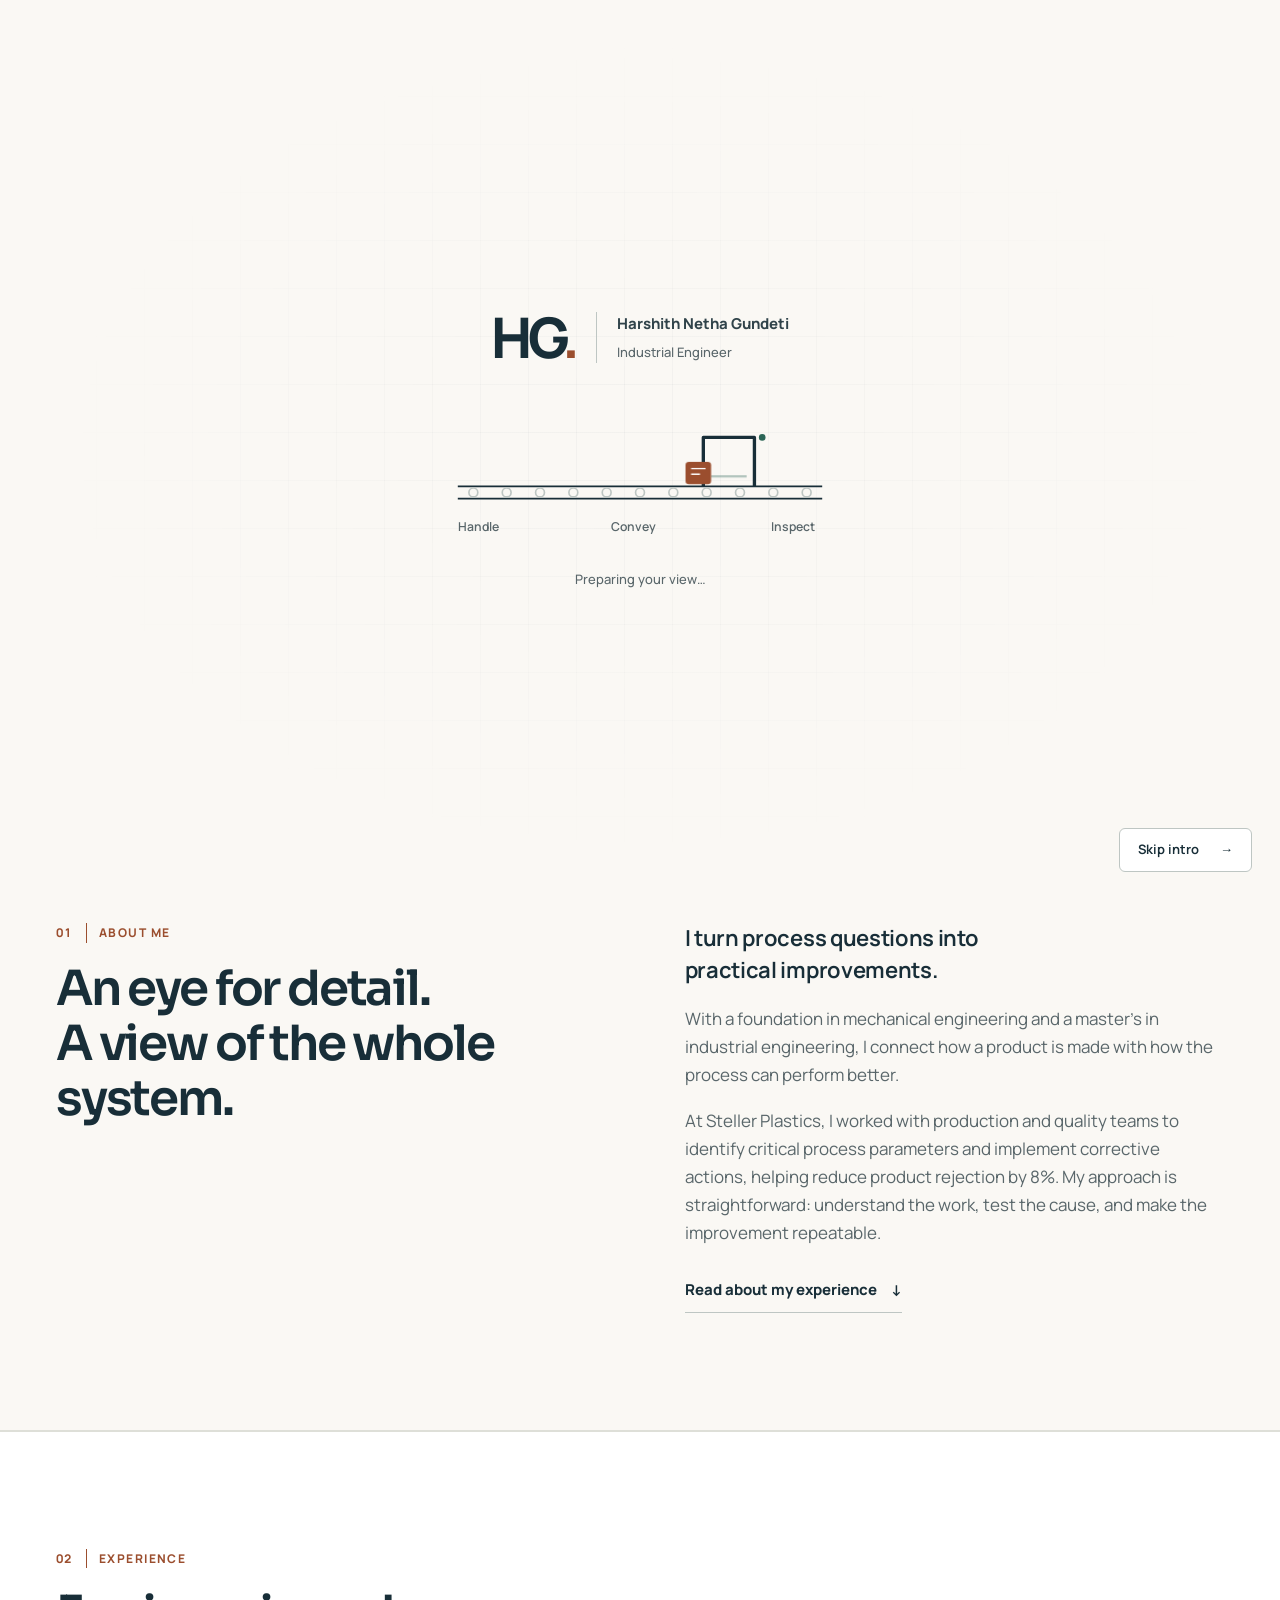
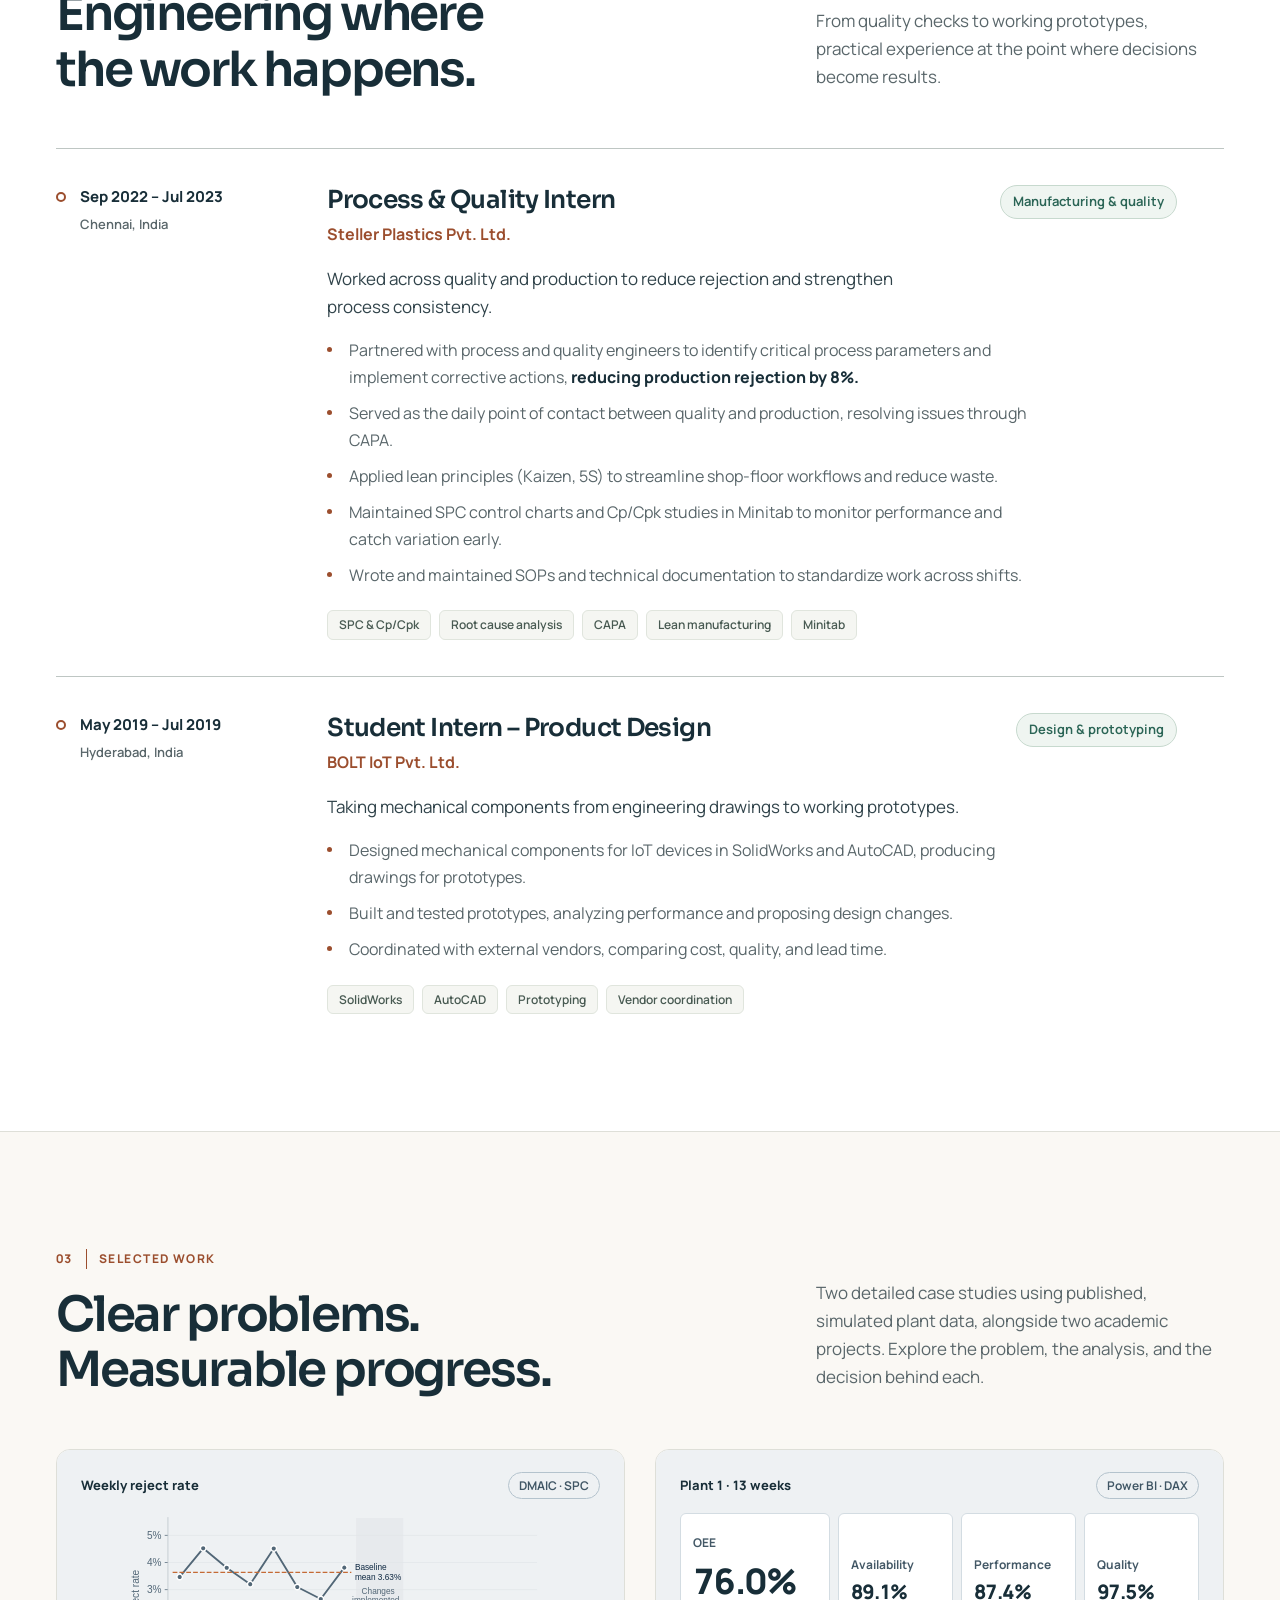
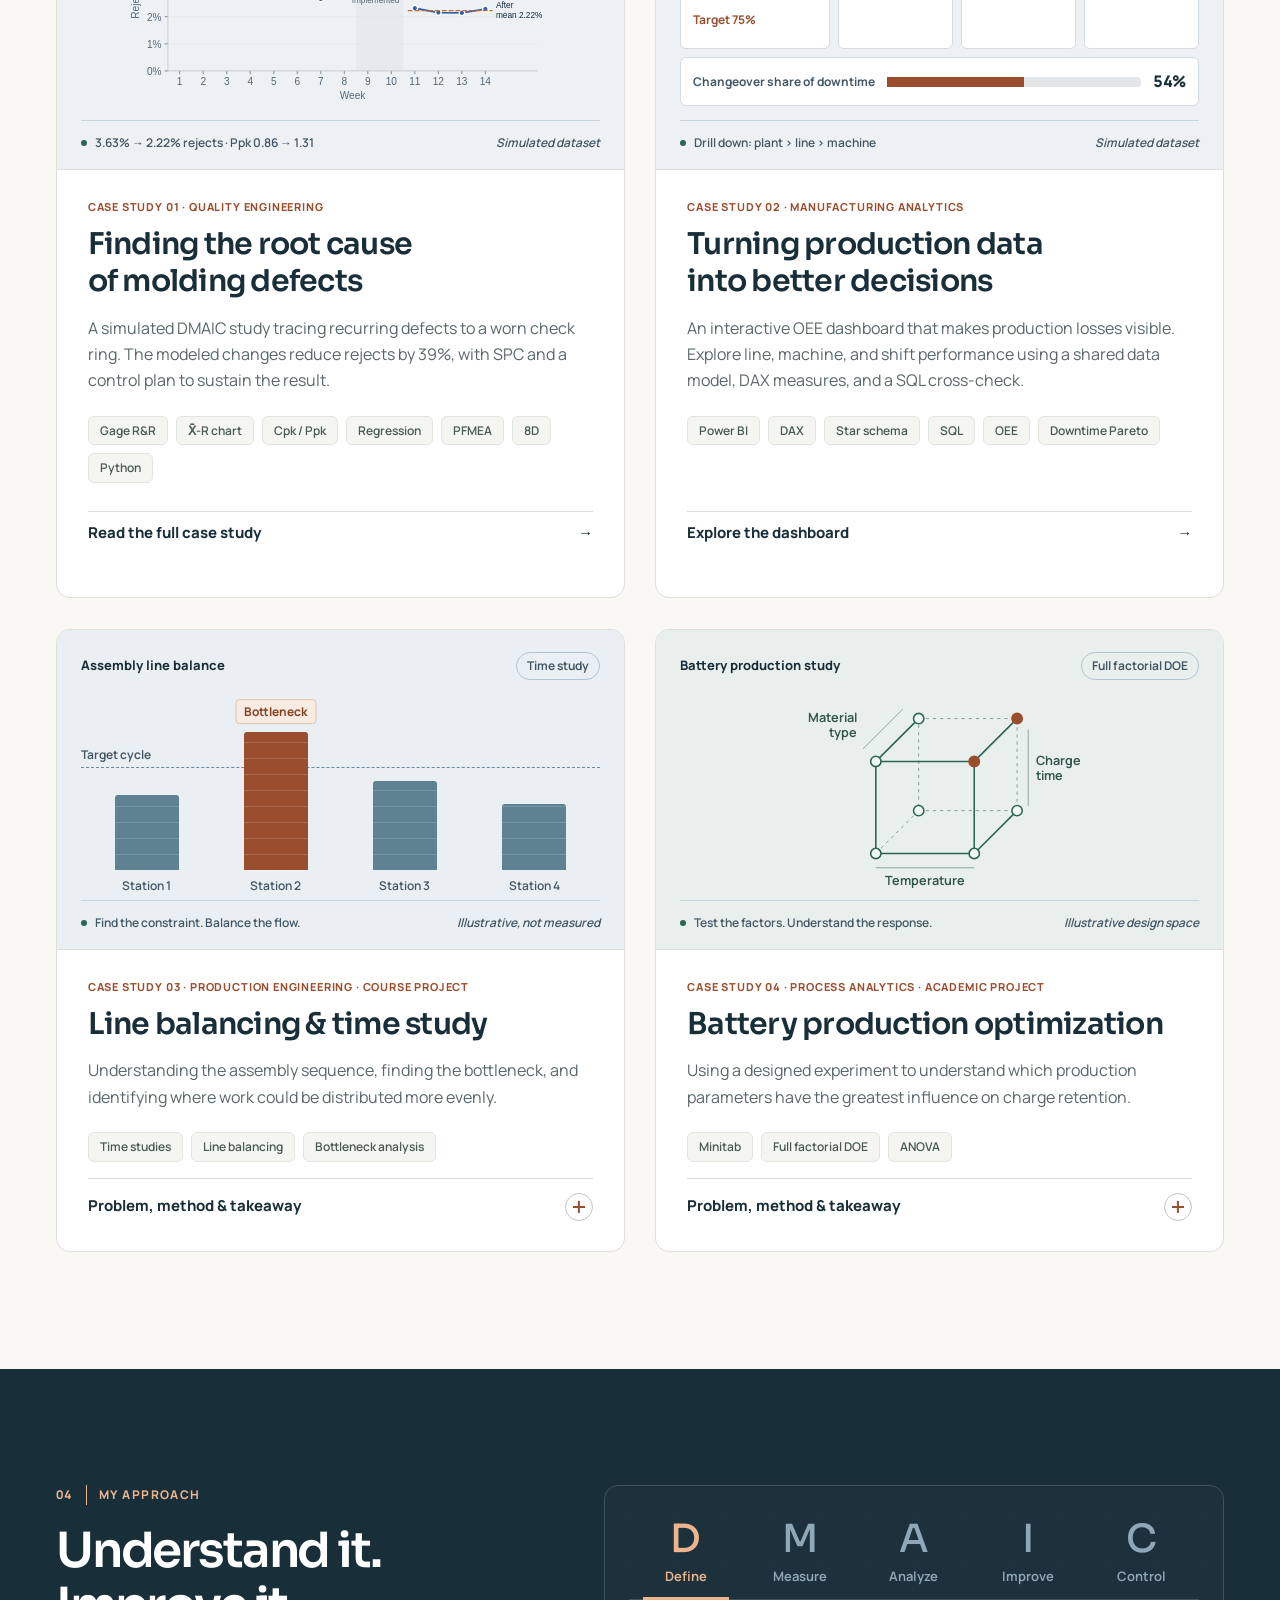
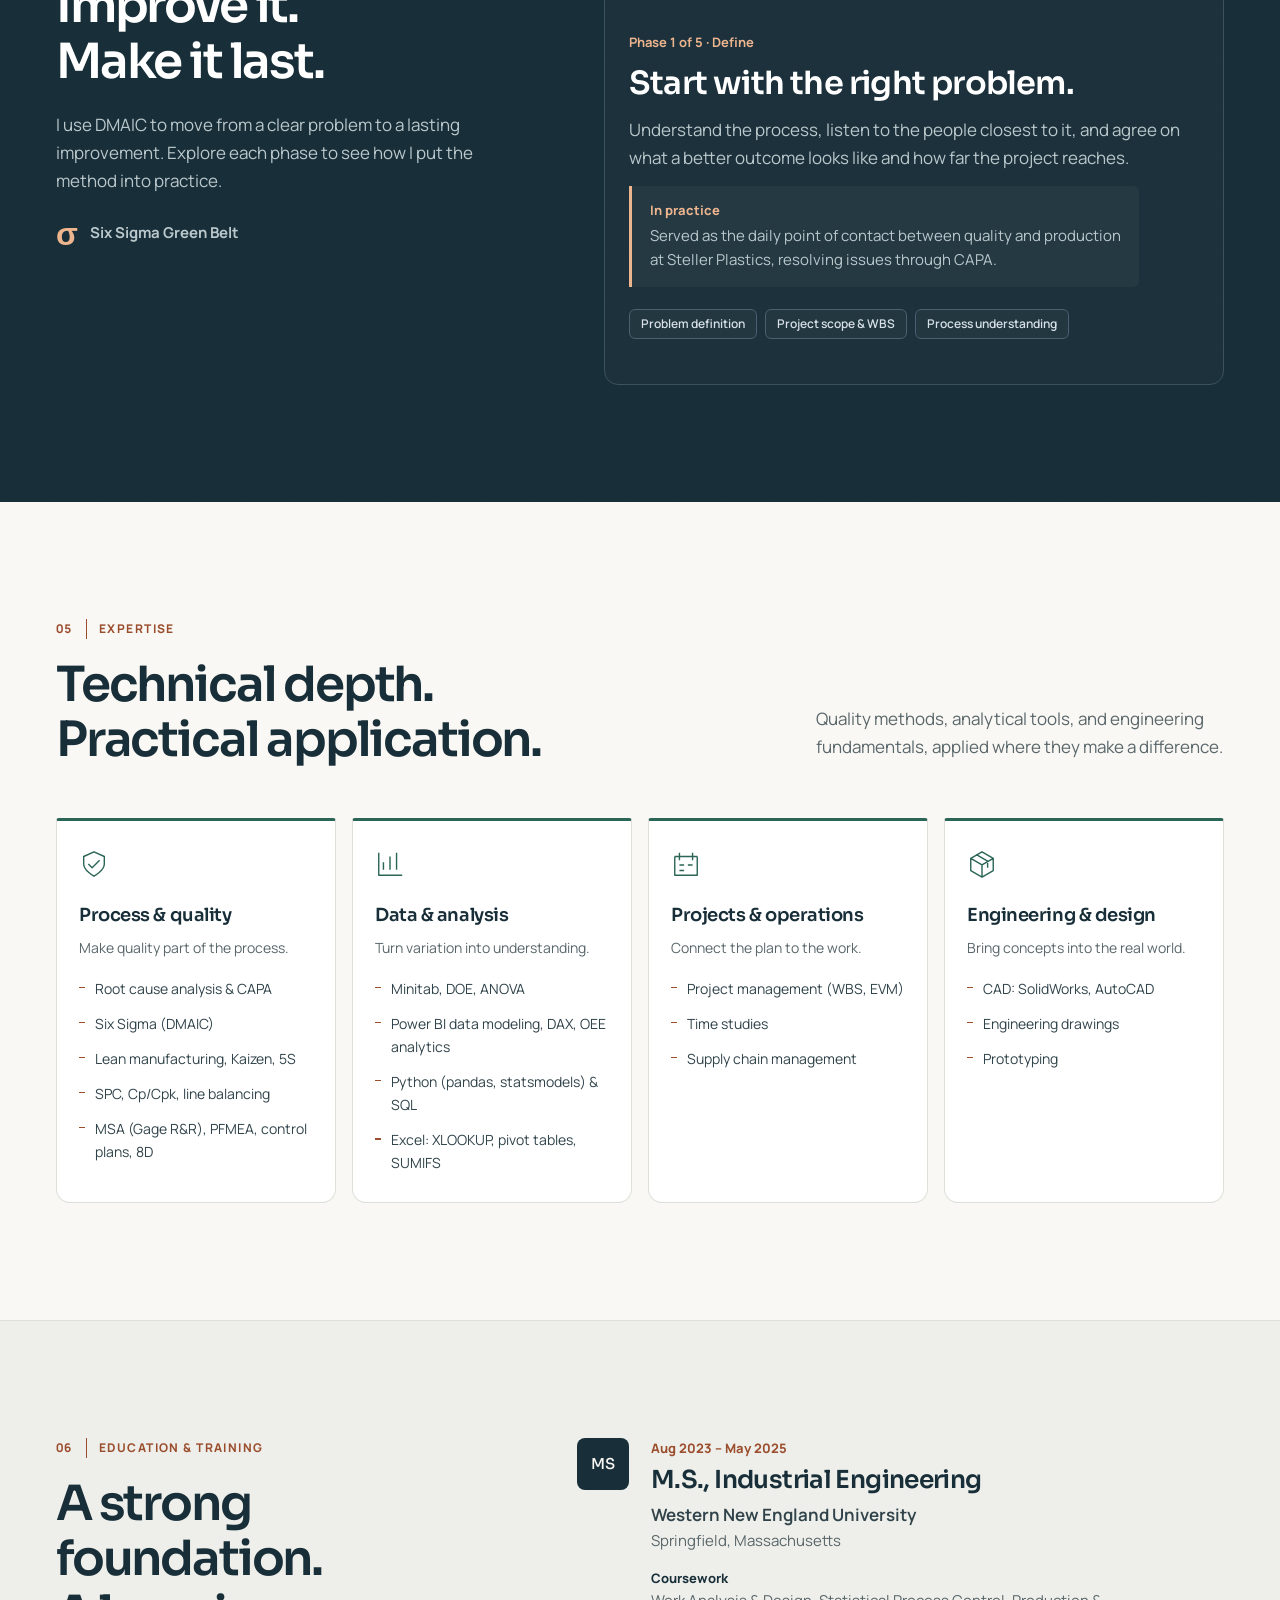
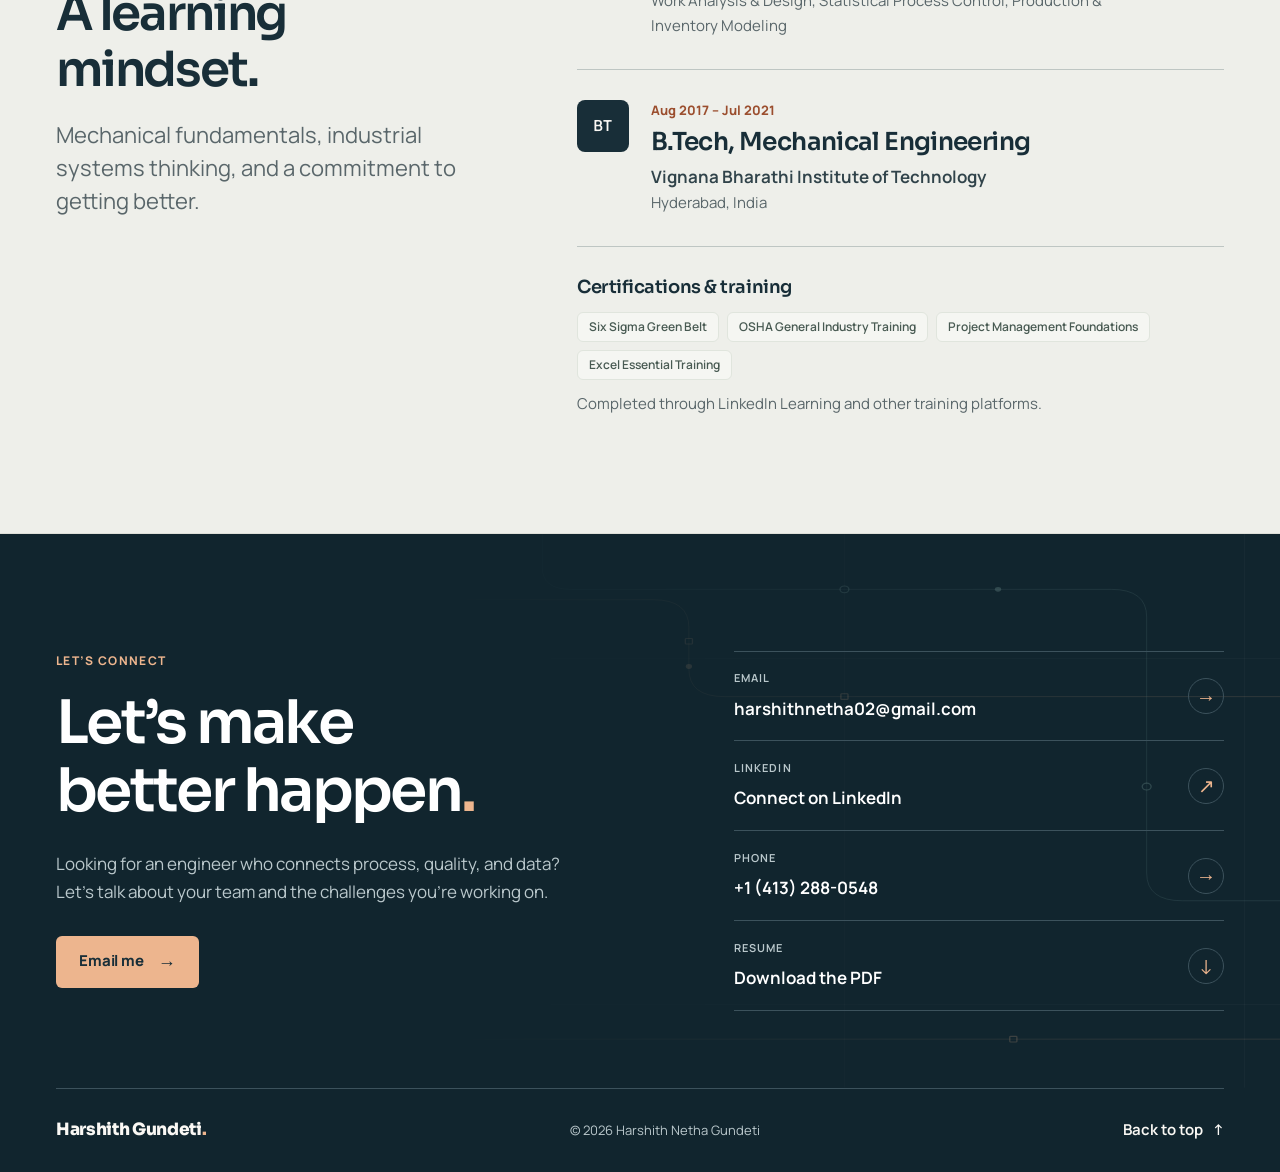
<file: index.html>
<!doctype html>
<html lang="en">
<head>
  <meta charset="utf-8">
  <meta name="viewport" content="width=device-width, initial-scale=1, viewport-fit=cover">
  <meta name="theme-color" content="#11252e">
  <title>Harshith Netha Gundeti — Industrial Engineer | Manufacturing Quality, Process Improvement &amp; Statistical Analytics</title>
  <meta name="description" content="Industrial engineer in manufacturing quality, process improvement and statistical analytics. Case studies in SPC, Gage R&amp;R, DOE, OEE dashboards and line balancing.">
  <meta property="og:title" content="Harshith Netha Gundeti — Industrial Engineer | Manufacturing Quality, Process Improvement &amp; Statistical Analytics">
  <meta property="og:description" content="Better processes. Stronger outcomes. Process improvement, quality, and manufacturing analytics.">
  <meta property="og:type" content="website">
  <link rel="icon" href="assets/favicon.svg" type="image/svg+xml">
  <link rel="preload" href="assets/fonts/manrope-latin.woff2" as="font" type="font/woff2" crossorigin>
  <link rel="preload" href="assets/fonts/sora-latin.woff2" as="font" type="font/woff2" crossorigin>
  <link rel="stylesheet" href="styles.css">
  <script>
    // The entrance is optional. This independent fail-safe also works if app.js fails.
    (function () {
      var root = document.documentElement;
      var motion = matchMedia('(prefers-reduced-motion: reduce)');
      var seen = false;
      try { seen = sessionStorage.getItem('hg-intro-seen') === '1'; } catch (_) {}
      var navigation = performance.getEntriesByType('navigation')[0];
      var show = !seen && !motion.matches && !location.hash && navigation?.type !== 'back_forward';
      var finished = false;
      var deadline;
      window.finishPortfolioIntro = function (skip) {
        if (finished) return;
        finished = true;
        clearTimeout(deadline);
        var loader = document.querySelector('.loader');
        var focusInside = loader?.contains(document.activeElement);
        root.classList.remove('booting');
        root.classList.add('booted');
        if (show && !skip && !motion.matches) {
          root.classList.add('entering');
          setTimeout(function () { root.classList.remove('entering'); }, 1200);
        }
        if (loader) loader.inert = true;
        if (focusInside) document.getElementById('main')?.focus({ preventScroll: true });
        document.removeEventListener('focusin', onFocus, true);
        motion.removeEventListener('change', onPreference);
        window.dispatchEvent(new Event('portfolio-ready'));
      };
      function onFocus(event) {
        // A keyboard user can bypass the intro simply by navigating to the page.
        if (!event.target.closest('.loader')) window.finishPortfolioIntro(true);
      }
      function onPreference() { if (motion.matches) window.finishPortfolioIntro(true); }
      if (show) {
        root.classList.add('booting');
        try { sessionStorage.setItem('hg-intro-seen', '1'); } catch (_) {}
        document.addEventListener('focusin', onFocus, true);
        motion.addEventListener('change', onPreference);
      // The owner asked for a five-second intro. The fade takes 400ms of that.
      // Skip, a keyboard visit, reduced motion, or a deep link still bypasses it.
      deadline = setTimeout(function () { window.finishPortfolioIntro(false); }, 4600);
      } else {
        root.classList.add('booted');
      }
      window.addEventListener('pageshow', function (event) {
        if (event.persisted) window.finishPortfolioIntro(true);
      });
    })();
  </script>
  <script src="app.js" defer></script>
</head>
<body>
  <a class="skip-link" href="#main">Skip to content</a>

  <div class="loader" role="region" aria-label="Five-second page introduction">
    <div class="loader-card">
      <div class="loader-identity"><span class="loader-brand" aria-hidden="true">HG<span>.</span></span><span>Harshith Netha Gundeti<small>Industrial Engineer</small></span></div>
      <svg class="loader-process" viewBox="0 0 360 116" aria-hidden="true">
        <path class="loader-track" d="M16 66H344M16 77H344"/>
        <g class="loader-rollers"><circle cx="30" cy="71.5" r="4"/><circle cx="60" cy="71.5" r="4"/><circle cx="90" cy="71.5" r="4"/><circle cx="120" cy="71.5" r="4"/><circle cx="150" cy="71.5" r="4"/><circle cx="180" cy="71.5" r="4"/><circle cx="210" cy="71.5" r="4"/><circle cx="240" cy="71.5" r="4"/><circle cx="270" cy="71.5" r="4"/><circle cx="300" cy="71.5" r="4"/><circle cx="330" cy="71.5" r="4"/></g>
        <path class="loader-gantry" d="M237 66V22H283V66"/><path class="loader-scan" d="M244 33H276"/>
        <g class="loader-component"><rect x="0" y="44" width="23" height="20" rx="3"/><path d="M5 50H18M5 55H13"/></g>
        <circle class="loader-inspection" cx="290" cy="22" r="3"/>
        <g class="loader-stages"><text x="16" y="106">Handle</text><text x="154" y="106">Convey</text><text x="298" y="106">Inspect</text></g>
      </svg>
      <p class="loader-label">Preparing your view…</p>
    </div>
    <button class="skip-intro" type="button" onclick="window.finishPortfolioIntro(true)">Skip intro <span aria-hidden="true">→</span></button>
  </div>

  <header class="site-header">
    <div class="container nav-inner">
      <a class="brand" href="#top" aria-label="Harshith Gundeti, back to top">
        <span class="brand-mark" aria-hidden="true">HG<span>.</span></span>
        <span class="brand-wordmark" aria-hidden="true">Harshith Gundeti<span>Industrial Engineer</span></span>
      </a>
      <button class="menu-toggle" type="button" aria-expanded="false" aria-controls="site-nav" aria-label="Open navigation">
        <span></span><span></span>
      </button>
      <nav id="site-nav" aria-label="Main">
        <a href="#about">About</a>
        <a href="#experience">Experience</a>
        <a href="#projects">Projects</a>
        <a href="#approach">Approach</a>
        <a href="#expertise">Expertise</a>
        <a class="nav-contact" href="#contact">Contact</a>
      </nav>
      <button id="global-motion" class="global-motion" type="button" aria-label="Pause motion" title="Pause motion" hidden>
        <svg class="icon-pause" aria-hidden="true" viewBox="0 0 24 24"><path d="M9 5v14M15 5v14"/></svg>
        <svg class="icon-play" aria-hidden="true" viewBox="0 0 24 24"><path d="M8 5v14l11-7Z"/></svg>
        <span>Pause motion</span>
      </button>
    </div>
    <div class="reading-progress" aria-hidden="true"></div>
  </header>

  <main id="main" tabindex="-1">
    <section class="hero" id="top" aria-labelledby="hero-title">
      <div class="engineering-backdrop" data-backdrop="hero" aria-hidden="true"></div>
      <div class="container hero-layout">
        <div class="hero-copy">
          <p class="eyebrow"><span class="small-line" aria-hidden="true"></span>Industrial engineer · Quality &amp; process improvement</p>
          <h1 id="hero-title">Better processes.<br><span class="hero-accent">Stronger outcomes.</span></h1>
          <p class="hero-intro">I’m <strong>Harshith Netha Gundeti</strong>. I use data, quality engineering, and hands-on problem solving to make manufacturing work better.</p>
          <p class="hero-description">Less variation. More reliable production. Improvements that hold up on the shop floor.</p>
          <div class="hero-actions">
            <a class="button button-dark" href="#projects">Explore my work <span aria-hidden="true">↓</span></a>
            <a class="button button-outline" href="resume.pdf" download="Harshith_Gundeti_Resume.pdf">Download resume
              <svg aria-hidden="true" viewBox="0 0 24 24"><path d="M12 3v12m-5-5 5 5 5-5M5 16v5h14v-5"/></svg></a>
          </div>
          <p class="hero-meta">
            <span><svg aria-hidden="true" viewBox="0 0 24 24"><path d="M20 10c0 6-8 11-8 11S4 16 4 10a8 8 0 1 1 16 0Z"/><circle cx="12" cy="10" r="2.5"/></svg>Springfield, Massachusetts</span>
            <span>M.S. Industrial Engineering</span>
          </p>
        </div>

        <figure class="production-scene" aria-labelledby="scene-title">
          <div class="scene-topline" aria-hidden="true">
            <span><i class="status-dot"></i>Illustrative model</span>
            <span class="scene-flow">Handle <b>→</b> Convey <b>→</b> Inspect <b>→</b> Pack</span>
          </div>
          <div class="scene-viewport" id="scene-viewport">
            <img class="scene-fallback" src="assets/production-line.svg" alt="Isometric illustration of a production cell: a copper robot arm moves parts from a pallet onto a conveyor, through a quality-inspection gantry, and into an output tote." width="800" height="560" fetchpriority="high">
            <div class="scene-label" data-anchor="handling" aria-hidden="true"><i></i>Material handling</div>
            <div class="scene-label label-quality" data-anchor="inspection" aria-hidden="true"><i></i>Quality inspection</div>
            <div class="scene-label" data-anchor="output" aria-hidden="true"><i></i>Finished output</div>
          </div>
          <figcaption class="scene-bottom">
            <div>
              <strong id="scene-title">A better flow, by design.</strong>
              <span>Production cell · Interactive illustration</span>
            </div>
            <div class="scene-controls" hidden>
              <button id="rotate-scene" type="button" aria-label="Rotate view" title="Rotate view">
                <svg aria-hidden="true" viewBox="0 0 24 24"><path d="M20 7v5h-5M4 17v-5h5M5.4 7a8 8 0 0 1 13.2-1L20 8M4 16l1.4 2A8 8 0 0 0 18.6 17"/></svg>
              </button>
              <button id="motion-toggle" type="button" aria-label="Pause motion" title="Pause motion">
                <svg class="icon-pause" aria-hidden="true" viewBox="0 0 24 24"><path d="M9 5v14M15 5v14"/></svg>
                <svg class="icon-play" aria-hidden="true" viewBox="0 0 24 24"><path d="M8 5v14l11-7Z"/></svg>
              </button>
            </div>
          </figcaption>
        </figure>
      </div>

      <div class="container proof-strip">
        <div class="proof-item">
          <span class="proof-number">8<span>%</span></span>
          <p><strong>Reduction in product rejection</strong><span>Steller Plastics · Process &amp; Quality Intern</span></p>
        </div>
        <div class="proof-item">
          <span class="proof-icon" aria-hidden="true">σ</span>
          <p><strong>Six Sigma Green Belt</strong><span>DMAIC, SPC, Cp/Cpk and DOE in practice</span></p>
        </div>
        <div class="proof-item">
          <svg class="proof-icon line-icon" aria-hidden="true" viewBox="0 0 32 32"><path d="m3 11 13-7 13 7-13 7-13-7Zm5 3v10q8 6 16 0V14m5-3v13"/></svg>
          <p><strong>Two engineering perspectives</strong><span>B.Tech Mechanical · M.S. Industrial</span></p>
        </div>
      </div>
    </section>

    <section class="section about-section" id="about" aria-labelledby="about-title">
      <div class="container about-layout">
        <div>
          <p class="eyebrow"><span class="section-index" aria-hidden="true">01</span> About me</p>
          <h2 id="about-title">An eye for detail.<br>A view of the whole system.</h2>
        </div>
        <div class="about-copy">
          <p class="large-copy">I turn process questions into practical improvements.</p>
          <p>With a foundation in mechanical engineering and a master’s in industrial engineering, I connect how a product is made with how the process can perform better.</p>
          <p>At Steller Plastics, I worked with production and quality teams to identify critical process parameters and implement corrective actions, helping reduce product rejection by 8%. My approach is straightforward: understand the work, test the cause, and make the improvement repeatable.</p>
          <a class="text-link" href="#experience">Read about my experience <span aria-hidden="true">↓</span></a>
        </div>
      </div>
    </section>

    <section class="section experience-section" id="experience" aria-labelledby="experience-title">
      <div class="container">
        <div class="section-heading">
          <div>
            <p class="eyebrow"><span class="section-index" aria-hidden="true">02</span> Experience</p>
            <h2 id="experience-title">Engineering where<br>the work happens.</h2>
          </div>
          <p>From quality checks to working prototypes, practical experience at the point where decisions become results.</p>
        </div>

        <article class="experience-row">
          <div class="experience-date">
            <span class="timeline-dot" aria-hidden="true"></span>
            <span>Sep 2022 – Jul 2023</span>
            <small>Chennai, India</small>
          </div>
          <div class="experience-main">
            <div class="role-heading">
              <div>
                <h3>Process &amp; Quality Intern</h3>
                <p class="company">Steller Plastics Pvt. Ltd.</p>
              </div>
              <span class="role-tag">Manufacturing &amp; quality</span>
            </div>
            <p class="role-summary">Worked across quality and production to reduce rejection and strengthen process consistency.</p>
            <ul class="achievement-list">
              <li>Partnered with process and quality engineers to identify critical process parameters and implement corrective actions, <strong>reducing production rejection by 8%.</strong></li>
              <li>Served as the daily point of contact between quality and production, resolving issues through CAPA.</li>
              <li>Applied lean principles (Kaizen, 5S) to streamline shop-floor workflows and reduce waste.</li>
              <li>Maintained SPC control charts and Cp/Cpk studies in Minitab to monitor performance and catch variation early.</li>
              <li>Wrote and maintained SOPs and technical documentation to standardize work across shifts.</li>
            </ul>
            <ul class="tags" aria-label="Skills used">
              <li>SPC &amp; Cp/Cpk</li><li>Root cause analysis</li><li>CAPA</li><li>Lean manufacturing</li><li>Minitab</li>
            </ul>
          </div>
        </article>

        <article class="experience-row">
          <div class="experience-date">
            <span class="timeline-dot" aria-hidden="true"></span>
            <span>May 2019 – Jul 2019</span>
            <small>Hyderabad, India</small>
          </div>
          <div class="experience-main">
            <div class="role-heading">
              <div>
                <h3>Student Intern – Product Design</h3>
                <p class="company">BOLT IoT Pvt. Ltd.</p>
              </div>
              <span class="role-tag">Design &amp; prototyping</span>
            </div>
            <p class="role-summary">Taking mechanical components from engineering drawings to working prototypes.</p>
            <ul class="achievement-list">
              <li>Designed mechanical components for IoT devices in SolidWorks and AutoCAD, producing drawings for prototypes.</li>
              <li>Built and tested prototypes, analyzing performance and proposing design changes.</li>
              <li>Coordinated with external vendors, comparing cost, quality, and lead time.</li>
            </ul>
            <ul class="tags" aria-label="Skills used">
              <li>SolidWorks</li><li>AutoCAD</li><li>Prototyping</li><li>Vendor coordination</li>
            </ul>
          </div>
        </article>
      </div>
    </section>

    <section class="section projects-section" id="projects" aria-labelledby="projects-title">
      <div class="container">
        <div class="section-heading">
          <div>
            <p class="eyebrow"><span class="section-index" aria-hidden="true">03</span> Selected work</p>
            <h2 id="projects-title">Clear problems.<br>Measurable progress.</h2>
          </div>
          <p>Two detailed case studies using published, simulated plant data, alongside two academic projects. Explore the problem, the analysis, and the decision behind each.</p>
        </div>

        <div class="project-grid">
          <article class="project-card">
            <div class="project-visual spc-visual">
              <div class="visual-header"><span>Weekly reject rate</span><span class="mini-tag">DMAIC · SPC</span></div>
              <img class="visual-img" src="projects/charts/cs1-weekly.svg" width="720" height="300" loading="lazy" alt="Line chart of weekly reject rate: weeks 1 to 8 average 3.63%; after the changes, weeks 11 to 14 average 2.22%.">
              <div class="visual-foot"><span><i aria-hidden="true"></i>3.63% → 2.22% rejects · Ppk 0.86 → 1.31</span><span>Simulated dataset</span></div>
            </div>
            <div class="project-body">
              <p class="project-type">Case study 01 · Quality engineering</p>
              <h3>Finding the root cause of molding defects</h3>
              <p>A simulated DMAIC study tracing recurring defects to a worn check ring. The modeled changes reduce rejects by 39%, with SPC and a control plan to sustain the result.</p>
              <ul class="tags" aria-label="Methods">
                <li>Gage R&amp;R</li><li>X̄-R chart</li><li>Cpk / Ppk</li><li>Regression</li><li>PFMEA</li><li>8D</li><li>Python</li>
              </ul>
              <p class="project-link"><a class="text-link" href="projects/defect-reduction.html">Read the full case study <span aria-hidden="true">→</span></a></p>
            </div>
          </article>

          <article class="project-card">
            <div class="project-visual oee-visual">
              <div class="visual-header"><span>Plant 1 · 13 weeks</span><span class="mini-tag">Power BI · DAX</span></div>
              <div class="kpi-mini" role="img" aria-label="Dashboard summary: plant OEE 76.0% against a 75% target; availability 89.1%, performance 87.4%, quality 97.5%. Changeover is 54% of downtime.">
                <div class="kpi-main"><span>OEE</span><strong>76.0%</strong><small>Target 75%</small></div>
                <div><span>Availability</span><strong>89.1%</strong></div>
                <div><span>Performance</span><strong>87.4%</strong></div>
                <div><span>Quality</span><strong>97.5%</strong></div>
                <div class="kpi-bar"><span>Changeover share of downtime</span><b style="--w: 54%"></b><strong>54%</strong></div>
              </div>
              <div class="visual-foot"><span><i aria-hidden="true"></i>Drill down: plant › line › machine</span><span>Simulated dataset</span></div>
            </div>
            <div class="project-body">
              <p class="project-type">Case study 02 · Manufacturing analytics</p>
              <h3>Turning production data into better decisions</h3>
              <p>An interactive OEE dashboard that makes production losses visible. Explore line, machine, and shift performance using a shared data model, DAX measures, and a SQL cross-check.</p>
              <ul class="tags" aria-label="Methods">
                <li>Power BI</li><li>DAX</li><li>Star schema</li><li>SQL</li><li>OEE</li><li>Downtime Pareto</li>
              </ul>
              <p class="project-link"><a class="text-link" href="projects/oee-dashboard.html">Explore the dashboard <span aria-hidden="true">→</span></a></p>
            </div>
          </article>

          <article class="project-card">
            <div class="project-visual line-visual">
              <div class="visual-header"><span>Assembly line balance</span><span class="mini-tag">Time study</span></div>
              <div class="station-chart" role="img" aria-label="Schematic chart of station times on a four-station line. Station 2 rises above the target cycle line and is marked as the bottleneck. Bar heights are illustrative, not project measurements.">
                <div class="target-line" aria-hidden="true"><span>Target cycle</span></div>
                <div class="station" style="--h: 48%"><div class="station-bar"></div><span>Station 1</span></div>
                <div class="station bottleneck" style="--h: 88%"><div class="station-bar"><b>Bottleneck</b></div><span>Station 2</span></div>
                <div class="station" style="--h: 57%"><div class="station-bar"></div><span>Station 3</span></div>
                <div class="station" style="--h: 42%"><div class="station-bar"></div><span>Station 4</span></div>
              </div>
              <div class="visual-foot"><span><i aria-hidden="true"></i>Find the constraint. Balance the flow.</span><span>Illustrative, not measured</span></div>
            </div>
            <div class="project-body">
              <p class="project-type">Case study 03 · Production engineering · Course project</p>
              <h3>Line balancing &amp; time study</h3>
              <p>Understanding the assembly sequence, finding the bottleneck, and identifying where work could be distributed more evenly.</p>
              <ul class="tags" aria-label="Methods">
                <li>Time studies</li><li>Line balancing</li><li>Bottleneck analysis</li>
              </ul>
              <details class="project-details">
                <summary>Problem, method &amp; takeaway <span aria-hidden="true"></span></summary>
                <div>
                  <h4>Business problem</h4>
                  <p>Understand how work moves through a Lego-car assembly line and where station workloads become uneven.</p>
                  <h4>Data &amp; method</h4>
                  <p>Collected time-study data at each station, then established the correct build sequence (the precedence of tasks) across stations.</p>
                  <h4>Analysis</h4>
                  <p>Compared station times to find the bottleneck station that paces the line, and calculated the slack time at every other station.</p>
                  <h4>Engineering takeaway</h4>
                  <p>Station-level measurement makes the constraint visible and gives a factual basis for redistributing work.</p>
                </div>
              </details>
            </div>
          </article>

          <article class="project-card">
            <div class="project-visual doe-visual">
              <div class="visual-header"><span>Battery production study</span><span class="mini-tag">Full factorial DOE</span></div>
              <div class="doe-diagram" role="img" aria-label="Design cube for a three-factor full factorial experiment. Its axes are temperature, charge time, and material type, and each corner is one factor combination. The response studied is charge retention.">
                <svg viewBox="0 0 380 250" aria-hidden="true">
                  <g class="cube-back"><path d="M164 36H288V152H164ZM164 152 110 206"/></g>
                  <g class="cube-front"><path d="M110 90H234V206H110ZM110 90 164 36M234 90 288 36M234 206 288 152"/></g>
                  <g class="cube-nodes">
                    <circle cx="164" cy="36" r="6.5"/><circle cx="288" cy="36" r="6.5"/><circle cx="164" cy="152" r="6.5"/><circle cx="288" cy="152" r="6.5"/>
                    <circle cx="110" cy="90" r="6.5"/><circle cx="234" cy="90" r="6.5"/><circle cx="110" cy="206" r="6.5"/><circle cx="234" cy="206" r="6.5"/>
                  </g>
                  <g class="cube-axes"><path d="M110 224H234M302 50V146M94 74 144 24"/></g>
                  <g class="cube-labels">
                    <text x="172" y="246" text-anchor="middle">Temperature</text>
                    <text x="312" y="94">Charge</text>
                    <text x="312" y="113">time</text>
                    <text x="86" y="40" text-anchor="end">Material</text>
                    <text x="86" y="59" text-anchor="end">type</text>
                  </g>
                </svg>
              </div>
              <div class="visual-foot"><span><i aria-hidden="true"></i>Test the factors. Understand the response.</span><span>Illustrative design space</span></div>
            </div>
            <div class="project-body">
              <p class="project-type">Case study 04 · Process analytics · Academic project</p>
              <h3>Battery production optimization</h3>
              <p>Using a designed experiment to understand which production parameters have the greatest influence on charge retention.</p>
              <ul class="tags" aria-label="Methods">
                <li>Minitab</li><li>Full factorial DOE</li><li>ANOVA</li>
              </ul>
              <details class="project-details">
                <summary>Problem, method &amp; takeaway <span aria-hidden="true"></span></summary>
                <div>
                  <h4>Business problem</h4>
                  <p>Investigate how temperature, charge time, and material type influence battery charge retention.</p>
                  <h4>Data &amp; method</h4>
                  <p>Collected experimental data across a full factorial design of the three factors in Minitab, with charge retention as the response.</p>
                  <h4>Analysis</h4>
                  <p>Used ANOVA to separate real factor effects from run-to-run variation and identify which parameters most improved charge retention.</p>
                  <h4>Engineering takeaway</h4>
                  <p>Structured experimentation separates meaningful process effects from variation, so decisions rest on evidence rather than trial and error.</p>
                </div>
              </details>
            </div>
          </article>
        </div>
      </div>
    </section>

    <section class="method-section" id="approach" aria-labelledby="method-title">
      <div class="container method-layout">
        <div class="method-intro">
          <p class="eyebrow"><span class="section-index" aria-hidden="true">04</span> My approach</p>
          <h2 id="method-title">Understand it.<br>Improve it.<br>Make it last.</h2>
          <p>I use DMAIC to move from a clear problem to a lasting improvement. Explore each phase to see how I put the method into practice.</p>
          <p class="method-cert"><span aria-hidden="true">σ</span>Six Sigma Green Belt</p>
        </div>
        <div class="method-workspace">
          <div class="method-tabs" role="tablist" aria-label="DMAIC phases">
            <button type="button" role="tab" id="tab-define" aria-selected="true" aria-controls="panel-define">D<span>Define</span></button>
            <button type="button" role="tab" id="tab-measure" aria-selected="false" aria-controls="panel-measure" tabindex="-1">M<span>Measure</span></button>
            <button type="button" role="tab" id="tab-analyze" aria-selected="false" aria-controls="panel-analyze" tabindex="-1">A<span>Analyze</span></button>
            <button type="button" role="tab" id="tab-improve" aria-selected="false" aria-controls="panel-improve" tabindex="-1">I<span>Improve</span></button>
            <button type="button" role="tab" id="tab-control" aria-selected="false" aria-controls="panel-control" tabindex="-1">C<span>Control</span></button>
          </div>

          <div class="method-panel" id="panel-define" role="tabpanel" aria-labelledby="tab-define" tabindex="0">
            <p class="phase-number">Phase 1 of 5 · Define</p>
            <h3>Start with the right problem.</h3>
            <p>Understand the process, listen to the people closest to it, and agree on what a better outcome looks like and how far the project reaches.</p>
            <p class="phase-practice"><strong>In practice</strong>Served as the daily point of contact between quality and production at Steller Plastics, resolving issues through CAPA.</p>
            <ul class="tags" aria-label="Tools"><li>Problem definition</li><li>Project scope &amp; WBS</li><li>Process understanding</li></ul>
          </div>
          <div class="method-panel" id="panel-measure" role="tabpanel" aria-labelledby="tab-measure" tabindex="0" hidden>
            <p class="phase-number">Phase 2 of 5 · Measure</p>
            <h3>Measure before changing anything.</h3>
            <p>Collect reliable data on how the process performs today, including cycle times, defects, and capability, so every later decision has a baseline.</p>
            <p class="phase-practice"><strong>In practice</strong>Collected time-study data on a Lego-car assembly line, and maintained Cp/Cpk studies in Minitab at Steller Plastics. In <a href="projects/defect-reduction.html#analysis">case study 01</a>, validated the gauge with a Gage R&amp;R before trusting the data.</p>
            <ul class="tags" aria-label="Tools"><li>Time studies</li><li>Data collection</li><li>Cp/Cpk</li></ul>
          </div>
          <div class="method-panel" id="panel-analyze" role="tabpanel" aria-labelledby="tab-analyze" tabindex="0" hidden>
            <p class="phase-number">Phase 3 of 5 · Analyze</p>
            <h3>Find the cause, not the symptom.</h3>
            <p>Use root cause analysis and statistics to separate real effects from noise and to locate the constraint that actually limits performance.</p>
            <p class="phase-practice"><strong>In practice</strong>Used ANOVA on a full factorial DOE to find which parameters most improved battery charge retention, and identified the bottleneck station on an assembly line.</p>
            <ul class="tags" aria-label="Tools"><li>Root cause analysis</li><li>ANOVA</li><li>Bottleneck analysis</li></ul>
          </div>
          <div class="method-panel" id="panel-improve" role="tabpanel" aria-labelledby="tab-improve" tabindex="0" hidden>
            <p class="phase-number">Phase 4 of 5 · Improve</p>
            <h3>Change what matters, then verify it.</h3>
            <p>Make focused, practical changes to the parameters and workflows that drive the result, and confirm the effect with data.</p>
            <p class="phase-practice"><strong>In practice</strong>Partnered with process and quality engineers on critical process parameters and corrective actions, reducing rejection by 8%, and applied Kaizen and 5S on the shop floor.</p>
            <ul class="tags" aria-label="Tools"><li>Critical process parameters</li><li>Kaizen &amp; 5S</li><li>Design of experiments</li></ul>
          </div>
          <div class="method-panel" id="panel-control" role="tabpanel" aria-labelledby="tab-control" tabindex="0" hidden>
            <p class="phase-number">Phase 5 of 5 · Control</p>
            <h3>Make the gains stick.</h3>
            <p>Monitor the process, standardize the new way of working, and react early when variation returns.</p>
            <p class="phase-practice"><strong>In practice</strong>Maintained SPC control charts to catch variation early, and wrote SOPs and technical documentation to standardize work across shifts. <a href="projects/defect-reduction.html#control">Case study 01</a> carries this through to a control plan, a PFMEA update and an 8D close-out.</p>
            <ul class="tags" aria-label="Tools"><li>SPC control charts</li><li>SOPs</li><li>CAPA</li></ul>
          </div>
        </div>
      </div>
    </section>

    <section class="section expertise-section" id="expertise" aria-labelledby="expertise-title">
      <div class="container">
        <div class="section-heading">
          <div>
            <p class="eyebrow"><span class="section-index" aria-hidden="true">05</span> Expertise</p>
            <h2 id="expertise-title">Technical depth.<br>Practical application.</h2>
          </div>
          <p>Quality methods, analytical tools, and engineering fundamentals, applied where they make a difference.</p>
        </div>
        <div class="expertise-grid">
          <article class="expertise-item">
            <svg aria-hidden="true" viewBox="0 0 32 32"><path d="m16 3 11 5v8c0 7-11 13-11 13S5 23 5 16V8L16 3Zm-6 13 4 4 8-8"/></svg>
            <h3>Process &amp; quality</h3>
            <p>Make quality part of the process.</p>
            <ul>
              <li>Root cause analysis &amp; CAPA</li>
              <li>Six Sigma (DMAIC)</li>
              <li>Lean manufacturing, Kaizen, 5S</li>
              <li>SPC, Cp/Cpk, line balancing</li>
              <li>MSA (Gage R&amp;R), PFMEA, control plans, 8D</li>
            </ul>
          </article>
          <article class="expertise-item">
            <svg aria-hidden="true" viewBox="0 0 32 32"><path d="M4 4v24h25M9 22v-8m7 8V8m7 14V4"/></svg>
            <h3>Data &amp; analysis</h3>
            <p>Turn variation into understanding.</p>
            <ul>
              <li>Minitab, DOE, ANOVA</li>
              <li>Power BI data modeling, DAX, OEE analytics</li>
              <li>Python (pandas, statsmodels) &amp; SQL</li>
              <li>Excel: XLOOKUP, pivot tables, SUMIFS</li>
            </ul>
          </article>
          <article class="expertise-item">
            <svg aria-hidden="true" viewBox="0 0 32 32"><path d="M4 8h24M9 4v8m14-8v8M4 8v20h24V8M9 17h5m4 0h5M9 23h5"/></svg>
            <h3>Projects &amp; operations</h3>
            <p>Connect the plan to the work.</p>
            <ul>
              <li>Project management (WBS, EVM)</li>
              <li>Time studies</li>
              <li>Supply chain management</li>
            </ul>
          </article>
          <article class="expertise-item">
            <svg aria-hidden="true" viewBox="0 0 32 32"><path d="m16 3 12 7v13l-12 7-12-7V10l12-7Zm0 14L4 10m12 7 12-7M16 17v13M10 6l12 7v7"/></svg>
            <h3>Engineering &amp; design</h3>
            <p>Bring concepts into the real world.</p>
            <ul>
              <li>CAD: SolidWorks, AutoCAD</li>
              <li>Engineering drawings</li>
              <li>Prototyping</li>
            </ul>
          </article>
        </div>
      </div>
    </section>

    <section class="section education-section" id="education" aria-labelledby="education-title">
      <div class="container education-layout">
        <div>
          <p class="eyebrow"><span class="section-index" aria-hidden="true">06</span> Education &amp; training</p>
          <h2 id="education-title">A strong foundation.<br>A learning mindset.</h2>
          <p class="education-intro">Mechanical fundamentals, industrial systems thinking, and a commitment to getting better.</p>
        </div>
        <div class="education-records">
          <article>
            <span class="degree-icon" aria-hidden="true">MS</span>
            <div>
              <p class="education-date">Aug 2023 – May 2025</p>
              <h3>M.S., Industrial Engineering</h3>
              <p class="school">Western New England University</p>
              <p class="education-location">Springfield, Massachusetts</p>
              <p class="coursework"><strong>Coursework</strong>Work Analysis &amp; Design, Statistical Process Control, Production &amp; Inventory Modeling</p>
            </div>
          </article>
          <article>
            <span class="degree-icon" aria-hidden="true">BT</span>
            <div>
              <p class="education-date">Aug 2017 – Jul 2021</p>
              <h3>B.Tech, Mechanical Engineering</h3>
              <p class="school">Vignana Bharathi Institute of Technology</p>
              <p class="education-location">Hyderabad, India</p>
            </div>
          </article>
          <div class="certifications">
            <h3>Certifications &amp; training</h3>
            <ul class="tags">
              <li>Six Sigma Green Belt</li><li>OSHA General Industry Training</li><li>Project Management Foundations</li><li>Excel Essential Training</li>
            </ul>
            <p>Completed through LinkedIn Learning and other training platforms.</p>
          </div>
        </div>
      </div>
    </section>

    <section class="contact-section" id="contact" aria-labelledby="contact-title">
      <div class="engineering-backdrop" data-backdrop="contact" aria-hidden="true"></div>
      <div class="container contact-top">
        <div>
          <p class="eyebrow">Let’s connect</p>
          <h2 id="contact-title">Let’s make<br>better happen<span>.</span></h2>
          <p>Looking for an engineer who connects process, quality, and data? Let’s talk about your team and the challenges you’re working on.</p>
          <a class="button button-copper" href="mailto:harshithnetha02@gmail.com">Email me <span aria-hidden="true">→</span></a>
        </div>
        <ul class="contact-links">
          <li><a href="mailto:harshithnetha02@gmail.com"><span>Email</span><strong>harshithnetha02@gmail.com</strong><b aria-hidden="true">→</b></a></li>
          <li><a href="https://www.linkedin.com/in/harshith-g-b08a9a263" target="_blank" rel="noopener noreferrer"><span>LinkedIn</span><strong>Connect on LinkedIn</strong><b aria-hidden="true">↗</b><span class="sr-only">(opens in a new tab)</span></a></li>
          <li><a href="tel:+14132880548"><span>Phone</span><strong>+1 (413) 288-0548</strong><b aria-hidden="true">→</b></a></li>
          <li><a href="resume.pdf" download="Harshith_Gundeti_Resume.pdf"><span>Resume</span><strong>Download the PDF</strong><b aria-hidden="true">↓</b></a></li>
        </ul>
      </div>
    </section>
  </main>

  <footer class="site-footer">
    <div class="container footer-inner">
      <a href="#top" class="footer-brand">Harshith Gundeti<span>.</span></a>
      <p>© <span id="year">2026</span> Harshith Netha Gundeti</p>
      <a href="#top" class="footer-top">Back to top <span aria-hidden="true">↑</span></a>
    </div>
  </footer>

  <noscript>
    <style>
      .menu-toggle, .method-tabs, .scene-label { display: none !important; }
      .method-panel[hidden] { display: block !important; }
      .method-panel + .method-panel { margin-top: 2rem; padding-top: 2rem; border-top: 1px solid #3b4e5b; }
      @media (max-width: 860px) {
        .site-header { position: static; height: auto; }
        .nav-inner { flex-wrap: wrap; row-gap: 0; padding-block: 10px; }
        #site-nav { display: flex !important; position: static; flex-direction: row; flex-wrap: wrap; gap: 0 18px; width: 100%; max-height: none; padding: 0; border: 0; box-shadow: none; background: none; }
        #site-nav > a { min-height: 44px; border: 0; font-size: var(--fs-sm); }
        #site-nav .nav-contact { margin-top: 0; border: 0; padding: 0; }
      }
    </style>
  </noscript>
</body>
</html>
</file>
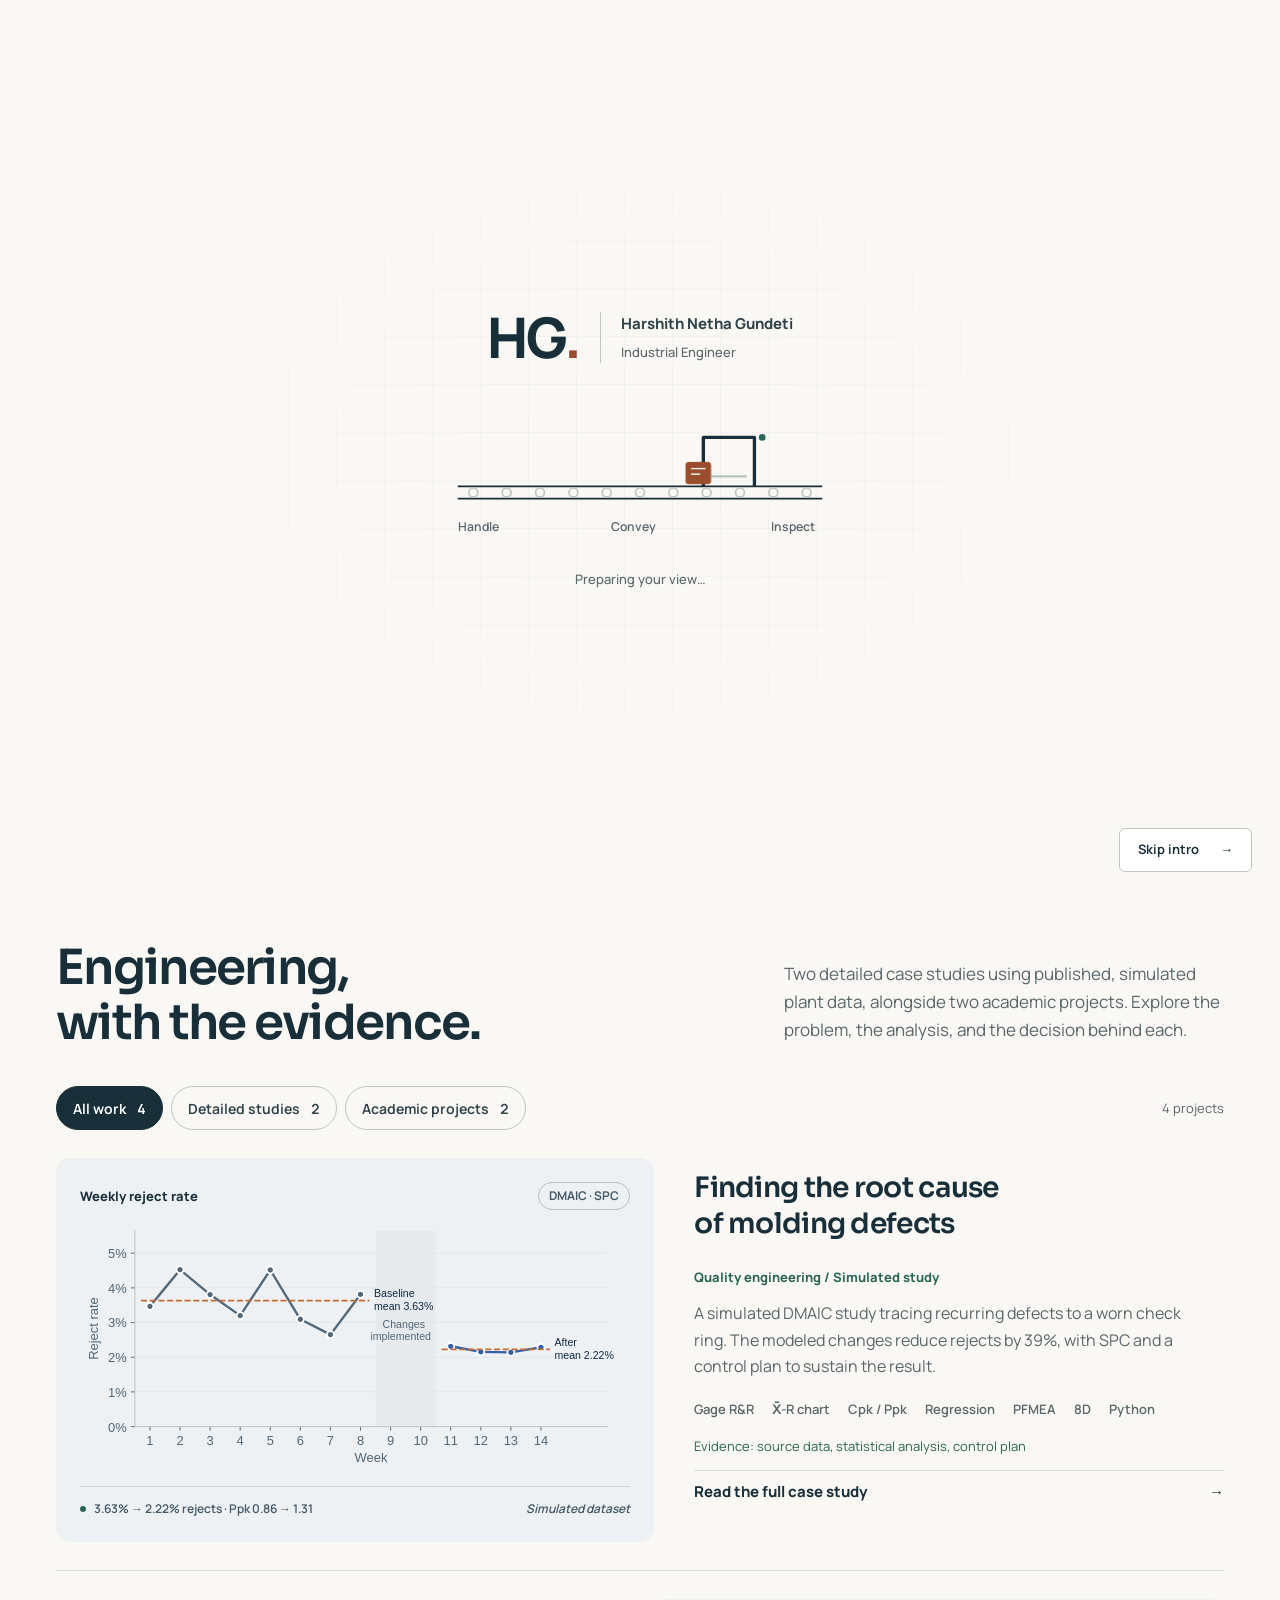
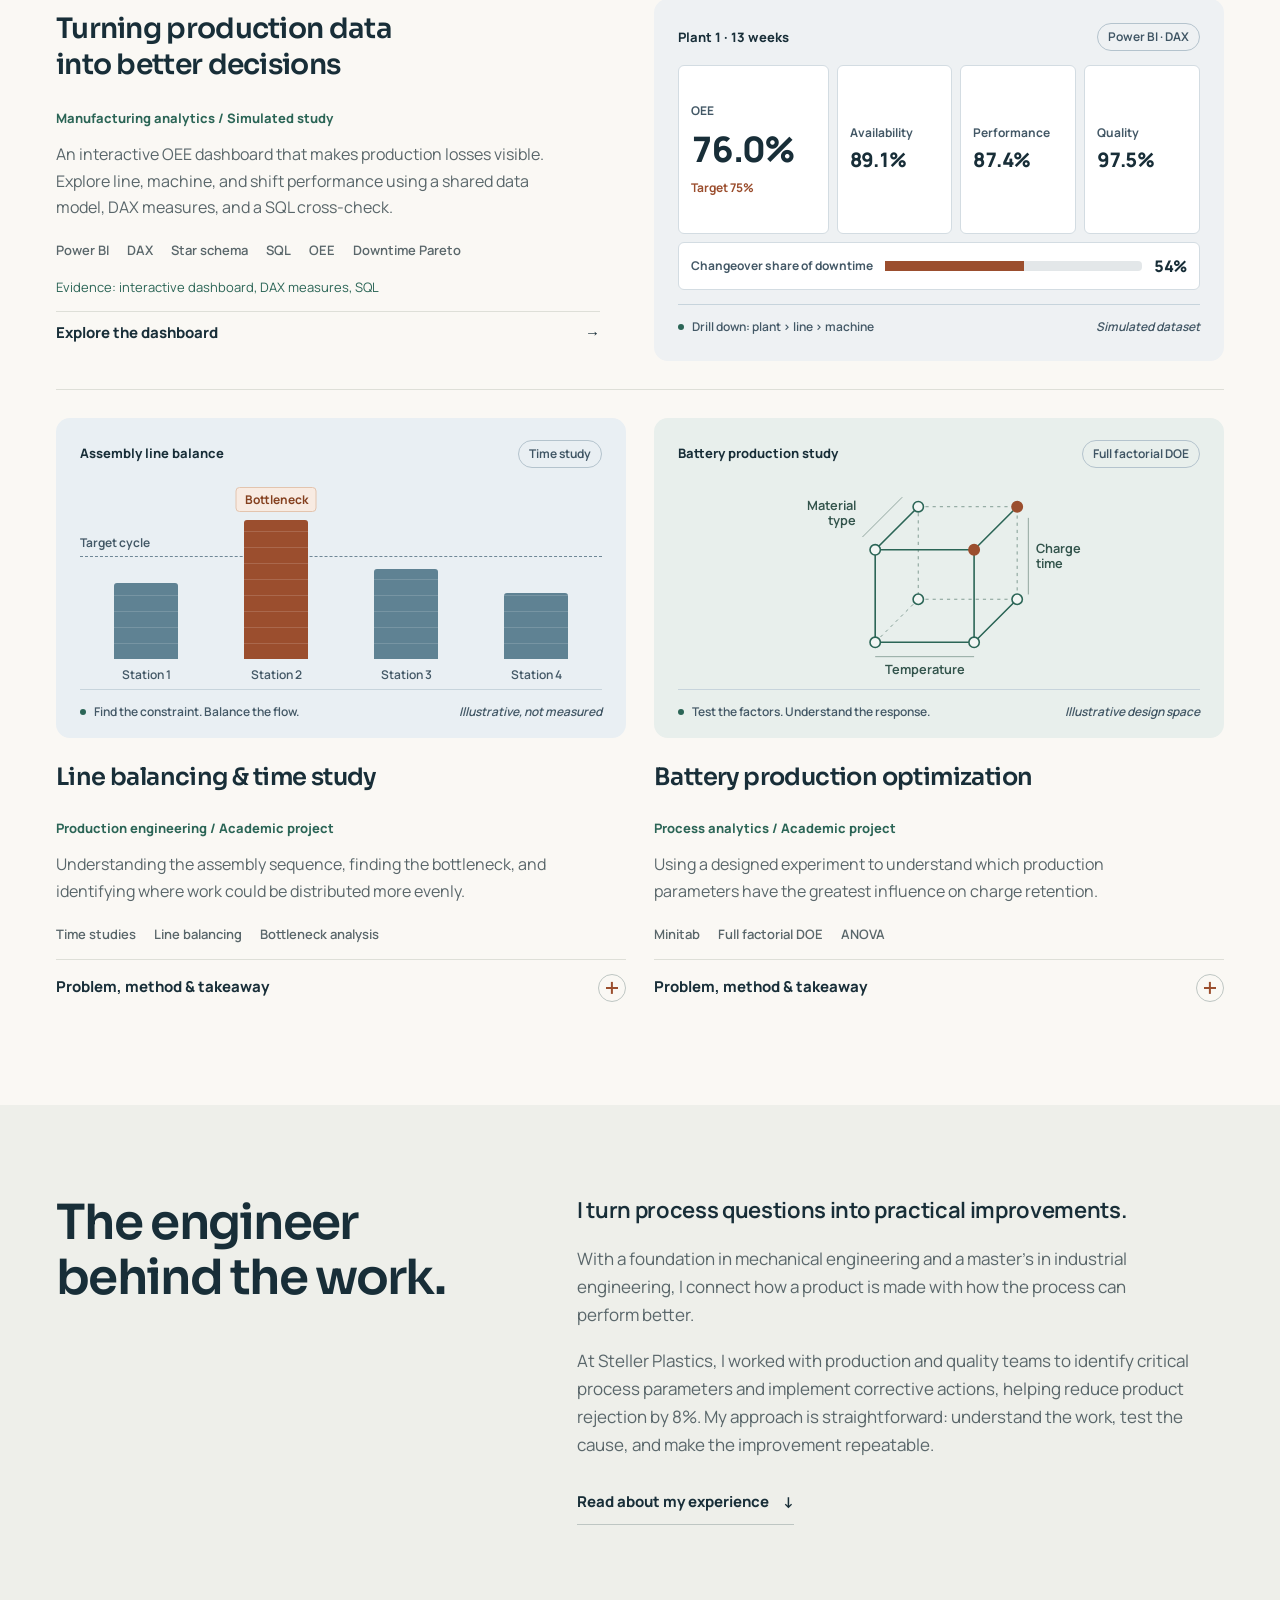
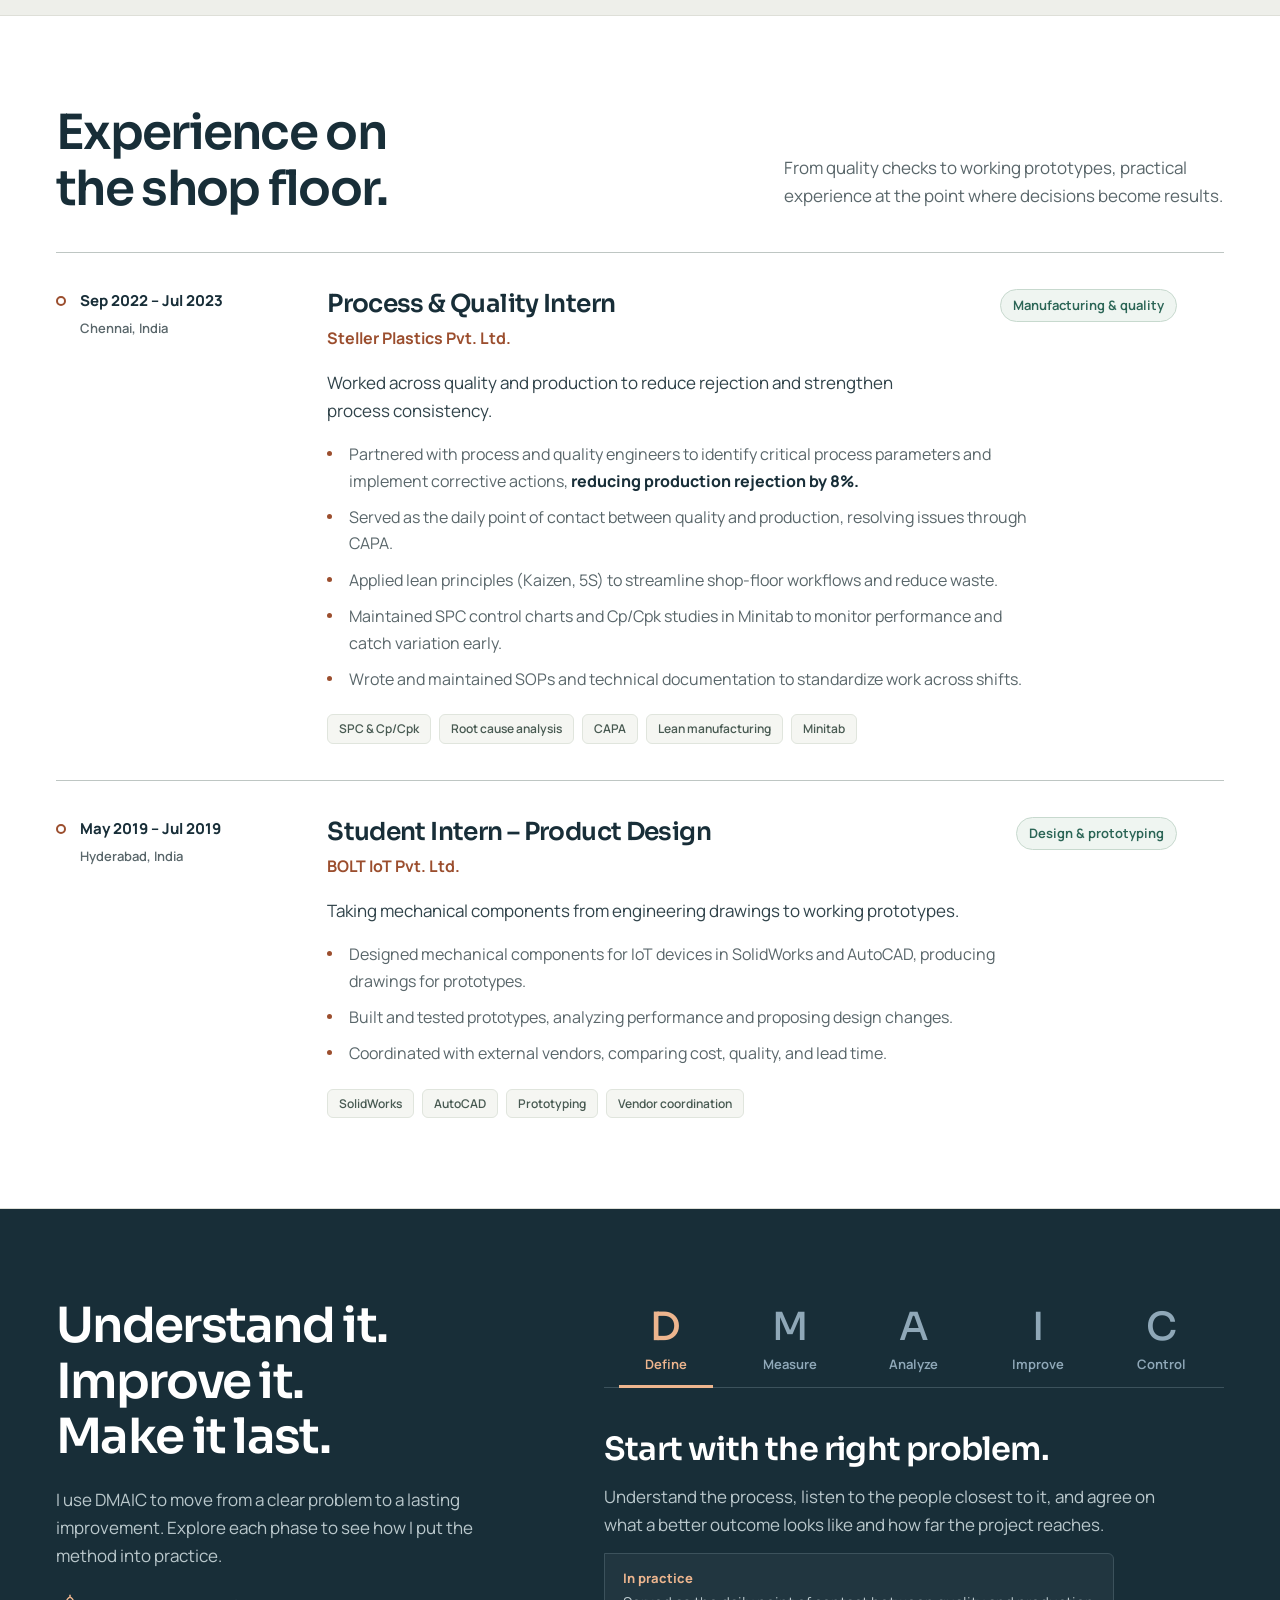
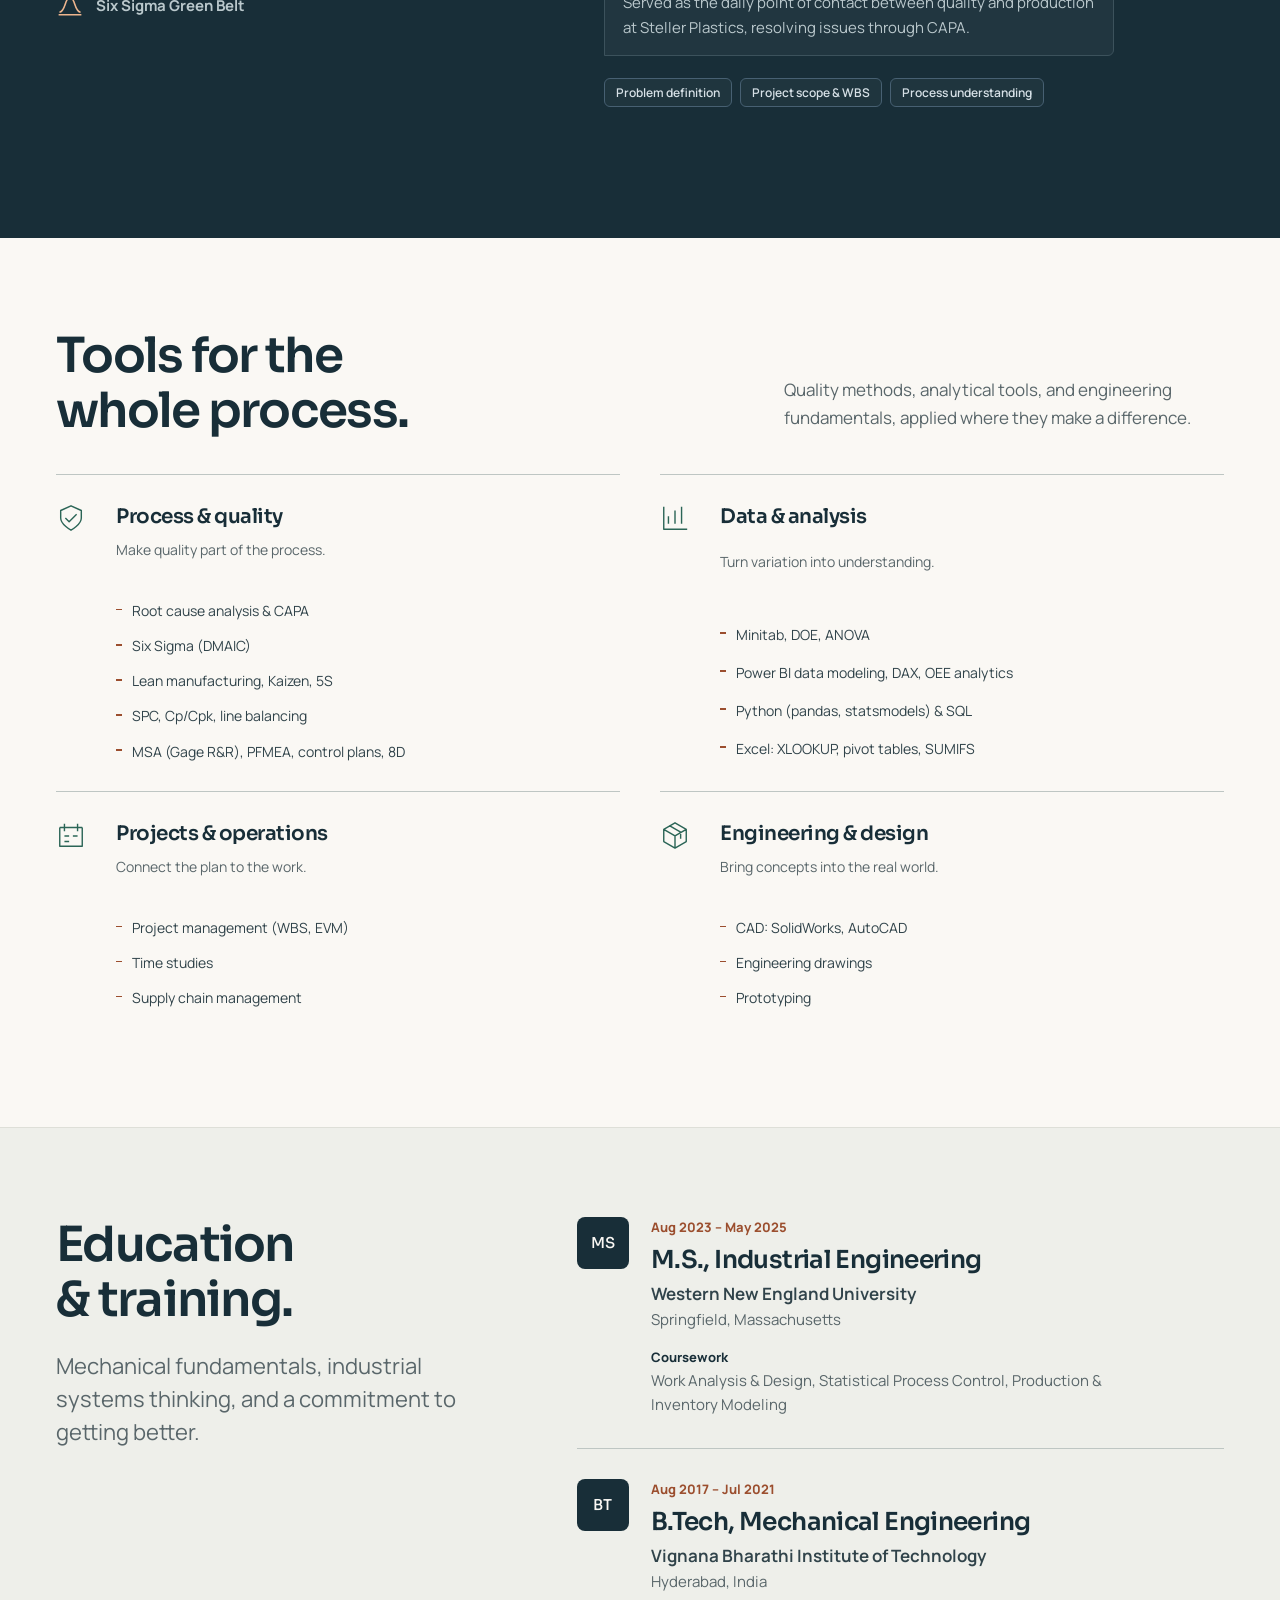
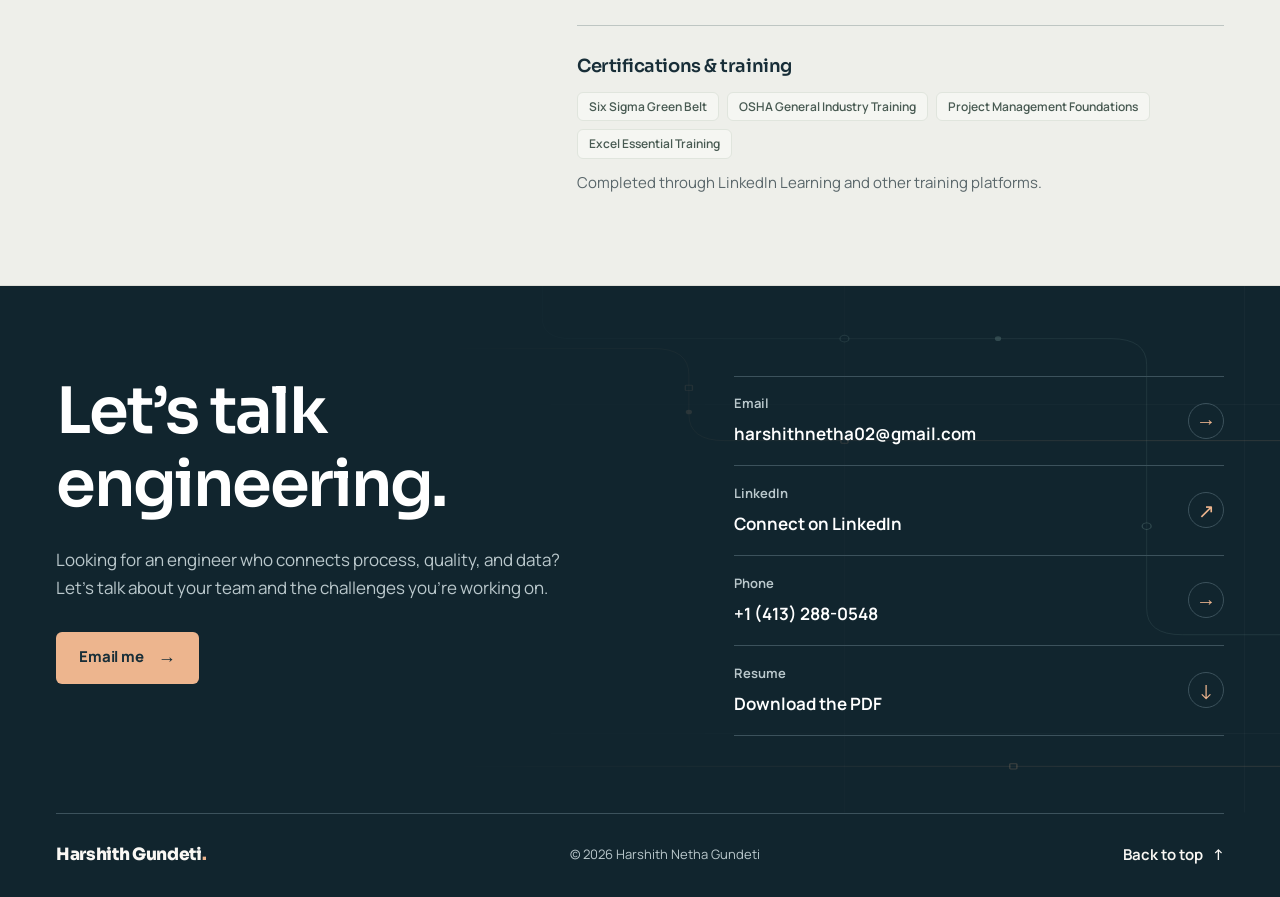
<file: harshith-portfolio/index.html>
<!doctype html>
<html lang="en">
<head>
  <meta charset="utf-8">
  <meta name="viewport" content="width=device-width, initial-scale=1, viewport-fit=cover">
  <meta name="theme-color" content="#11252e">
  <title>Harshith Netha Gundeti — Industrial Engineer | Manufacturing Quality, Process Improvement &amp; Statistical Analytics</title>
  <meta name="description" content="Industrial engineer in manufacturing quality, process improvement and statistical analytics. Case studies in SPC, Gage R&amp;R, DOE, OEE dashboards and line balancing.">
  <meta property="og:title" content="Harshith Netha Gundeti — Industrial Engineer | Manufacturing Quality, Process Improvement &amp; Statistical Analytics">
  <meta property="og:description" content="Better processes. Stronger outcomes. Process improvement, quality, and manufacturing analytics.">
  <meta property="og:type" content="website">
  <link rel="icon" href="assets/favicon.svg" type="image/svg+xml">
  <link rel="preload" href="assets/fonts/manrope-latin.woff2" as="font" type="font/woff2" crossorigin>
  <link rel="preload" href="assets/fonts/sora-latin.woff2" as="font" type="font/woff2" crossorigin>
  <link rel="stylesheet" href="styles.css?v=20261025-evidence3">
  <script>
    // The entrance is optional. This independent fail-safe also works if app.js fails.
    (function () {
      var root = document.documentElement;
      var motion = matchMedia('(prefers-reduced-motion: reduce)');
      var seen = false;
      try { seen = sessionStorage.getItem('hg-intro-seen') === '1'; } catch (_) {}
      var navigation = performance.getEntriesByType('navigation')[0];
      var show = !seen && !motion.matches && !location.hash && navigation?.type !== 'back_forward';
      var finished = false;
      var deadline;
      window.finishPortfolioIntro = function (skip) {
        if (finished) return;
        finished = true;
        clearTimeout(deadline);
        var loader = document.querySelector('.loader');
        var focusInside = loader?.contains(document.activeElement);
        root.classList.remove('booting');
        root.classList.add('booted');
        if (show && !skip && !motion.matches) {
          root.classList.add('entering');
          setTimeout(function () { root.classList.remove('entering'); }, 1200);
        }
        if (loader) loader.inert = true;
        if (focusInside) document.getElementById('main')?.focus({ preventScroll: true });
        document.removeEventListener('focusin', onFocus, true);
        motion.removeEventListener('change', onPreference);
        window.dispatchEvent(new Event('portfolio-ready'));
      };
      function onFocus(event) {
        // A keyboard user can bypass the intro simply by navigating to the page.
        if (!event.target.closest('.loader')) window.finishPortfolioIntro(true);
      }
      function onPreference() { if (motion.matches) window.finishPortfolioIntro(true); }
      if (show) {
        root.classList.add('booting');
        try { sessionStorage.setItem('hg-intro-seen', '1'); } catch (_) {}
        document.addEventListener('focusin', onFocus, true);
        motion.addEventListener('change', onPreference);
      // The owner asked for a five-second intro. The fade takes 400ms of that.
      // Skip, a keyboard visit, reduced motion, or a deep link still bypasses it.
      deadline = setTimeout(function () { window.finishPortfolioIntro(false); }, 4600);
      } else {
        root.classList.add('booted');
      }
      window.addEventListener('pageshow', function (event) {
        if (event.persisted) window.finishPortfolioIntro(true);
      });
    })();
  </script>
  <script src="app.js?v=20261025-evidence3" defer></script>
</head>
<body>
  <a class="skip-link" href="#main">Skip to content</a>

  <div class="loader" role="region" aria-label="Five-second page introduction">
    <div class="loader-card">
      <div class="loader-identity"><span class="loader-brand" aria-hidden="true">HG<span>.</span></span><span>Harshith Netha Gundeti<small>Industrial Engineer</small></span></div>
      <svg class="loader-process" viewBox="0 0 360 116" aria-hidden="true">
        <path class="loader-track" d="M16 66H344M16 77H344"/>
        <g class="loader-rollers"><circle cx="30" cy="71.5" r="4"/><circle cx="60" cy="71.5" r="4"/><circle cx="90" cy="71.5" r="4"/><circle cx="120" cy="71.5" r="4"/><circle cx="150" cy="71.5" r="4"/><circle cx="180" cy="71.5" r="4"/><circle cx="210" cy="71.5" r="4"/><circle cx="240" cy="71.5" r="4"/><circle cx="270" cy="71.5" r="4"/><circle cx="300" cy="71.5" r="4"/><circle cx="330" cy="71.5" r="4"/></g>
        <path class="loader-gantry" d="M237 66V22H283V66"/><path class="loader-scan" d="M244 33H276"/>
        <g class="loader-component"><rect x="0" y="44" width="23" height="20" rx="3"/><path d="M5 50H18M5 55H13"/></g>
        <circle class="loader-inspection" cx="290" cy="22" r="3"/>
        <g class="loader-stages"><text x="16" y="106">Handle</text><text x="154" y="106">Convey</text><text x="298" y="106">Inspect</text></g>
      </svg>
      <p class="loader-label">Preparing your view…</p>
    </div>
    <button class="skip-intro" type="button" onclick="window.finishPortfolioIntro(true)">Skip intro <span aria-hidden="true">→</span></button>
  </div>

  <header class="site-header">
    <div class="container nav-inner">
      <a class="brand" href="#top" aria-label="Harshith Gundeti, back to top">
        <span class="brand-mark" aria-hidden="true">HG<span>.</span></span>
        <span class="brand-wordmark" aria-hidden="true">Harshith Gundeti<span>Industrial Engineer</span></span>
      </a>
      <button class="menu-toggle" type="button" aria-expanded="false" aria-controls="site-nav" aria-label="Open navigation">
        <span></span><span></span>
      </button>
      <nav id="site-nav" aria-label="Main">
        <a href="#projects">Projects</a>
        <a href="#approach">Method</a>
        <a href="#experience">Experience</a>
        <a href="#about">About</a>
        <a href="#expertise">Expertise</a>
        <a class="nav-contact" href="#contact">Contact</a>
      </nav>
      <button id="global-motion" class="global-motion" type="button" aria-label="Pause motion" title="Pause motion" hidden>
        <svg class="icon-pause" aria-hidden="true" viewBox="0 0 24 24"><path d="M9 5v14M15 5v14"/></svg>
        <svg class="icon-play" aria-hidden="true" viewBox="0 0 24 24"><path d="M8 5v14l11-7Z"/></svg>
        <span>Pause motion</span>
      </button>
    </div>
    <div class="reading-progress" aria-hidden="true"></div>
  </header>

  <main id="main" tabindex="-1">
    <section class="hero" id="top" aria-labelledby="hero-title">
      <div class="engineering-backdrop" data-backdrop="hero" aria-hidden="true"></div>
      <div class="container hero-layout">
        <div class="hero-copy">
          <h1 id="hero-title">Better processes.<br>Stronger outcomes.</h1>
          <p class="hero-intro">I’m <strong>Harshith Netha Gundeti</strong>. I use data, quality engineering, and hands-on problem solving to make manufacturing work better.</p>
          <ul class="hero-disciplines" aria-label="Engineering focus"><li>Manufacturing quality</li><li>Process improvement</li><li>Statistical analytics</li></ul>
          <div class="hero-actions">
            <a class="button button-dark" href="#projects">Explore my work <span aria-hidden="true">↓</span></a>
            <a class="button button-outline" href="resume.pdf" download="Harshith_Gundeti_Resume.pdf">Download resume
              <svg aria-hidden="true" viewBox="0 0 24 24"><path d="M12 3v12m-5-5 5 5 5-5M5 16v5h14v-5"/></svg></a>
          </div>
          <p class="hero-meta">
            <span><svg aria-hidden="true" viewBox="0 0 24 24"><path d="M20 10c0 6-8 11-8 11S4 16 4 10a8 8 0 1 1 16 0Z"/><circle cx="12" cy="10" r="2.5"/></svg>Springfield, Massachusetts</span>
            <span>M.S. Industrial Engineering</span>
          </p>
        </div>

        <figure class="production-scene" aria-labelledby="scene-title">
          <div class="scene-topline" aria-hidden="true">
            <span><i class="status-dot"></i>Illustrative model</span>
            <span class="scene-flow">Handle <b>→</b> Convey <b>→</b> Inspect <b>→</b> Pack</span>
          </div>
          <div class="scene-viewport" id="scene-viewport">
            <img class="scene-fallback" src="assets/production-line.svg" alt="Isometric illustration of a production cell: a copper robot arm moves parts from a pallet onto a conveyor, through a quality-inspection gantry, and into an output tote." width="800" height="560" fetchpriority="high">
            <div class="scene-label" data-anchor="handling" aria-hidden="true"><i></i>Material handling</div>
            <div class="scene-label label-quality" data-anchor="inspection" aria-hidden="true"><i></i>Quality inspection</div>
            <div class="scene-label" data-anchor="output" aria-hidden="true"><i></i>Finished output</div>
          </div>
          <figcaption class="scene-bottom">
            <div>
              <strong id="scene-title">A better flow, by design.</strong>
              <span>Production cell · Interactive illustration</span>
            </div>
            <div class="scene-controls" hidden>
              <button id="rotate-scene" type="button" aria-label="Rotate view" title="Rotate view">
                <svg aria-hidden="true" viewBox="0 0 24 24"><path d="M20 7v5h-5M4 17v-5h5M5.4 7a8 8 0 0 1 13.2-1L20 8M4 16l1.4 2A8 8 0 0 0 18.6 17"/></svg>
              </button>
              <button id="motion-toggle" type="button" aria-label="Pause motion" title="Pause motion">
                <svg class="icon-pause" aria-hidden="true" viewBox="0 0 24 24"><path d="M9 5v14M15 5v14"/></svg>
                <svg class="icon-play" aria-hidden="true" viewBox="0 0 24 24"><path d="M8 5v14l11-7Z"/></svg>
              </button>
            </div>
          </figcaption>
        </figure>
      </div>

      <div class="container proof-strip">
        <div class="proof-item">
          <span class="proof-number">8<span>%</span></span>
          <p><strong>Reduction in product rejection</strong><span>Steller Plastics · Process &amp; Quality Intern</span></p>
        </div>
        <div class="proof-item">
          <svg class="proof-icon line-icon" aria-hidden="true" viewBox="0 0 32 32"><path d="M3 26h26M4 23c7 0 6-17 12-17s5 17 12 17M16 3v3"/></svg>
          <p><strong>Six Sigma Green Belt</strong><span>DMAIC, SPC, Cp/Cpk and DOE in practice</span></p>
        </div>
        <div class="proof-item">
          <svg class="proof-icon line-icon" aria-hidden="true" viewBox="0 0 32 32"><path d="m3 11 13-7 13 7-13 7-13-7Zm5 3v10q8 6 16 0V14m5-3v13"/></svg>
          <p><strong>Two engineering perspectives</strong><span>B.Tech Mechanical · M.S. Industrial</span></p>
        </div>
      </div>
    </section>

    <section class="section projects-section" id="projects" aria-labelledby="projects-title">
      <div class="container">
        <div class="section-heading">
          <div>
            <h2 id="projects-title">Engineering,<br>with the evidence.</h2>
          </div>
          <p>Two detailed case studies using published, simulated plant data, alongside two academic projects. Explore the problem, the analysis, and the decision behind each.</p>
        </div>

        <div class="work-toolbar" hidden>
          <div class="work-filters" role="group" aria-label="Filter engineering projects">
            <button type="button" aria-pressed="true" data-work-filter="all">All work <span>4</span></button>
            <button type="button" aria-pressed="false" data-work-filter="case">Detailed studies <span>2</span></button>
            <button type="button" aria-pressed="false" data-work-filter="academic">Academic projects <span>2</span></button>
          </div>
          <p id="work-count" role="status">4 projects</p>
        </div>
        <div class="project-grid">
          <article class="project-card project-featured" data-work-kind="case">
            <div class="project-visual spc-visual">
              <div class="visual-header"><span>Weekly reject rate</span><span class="mini-tag">DMAIC · SPC</span></div>
              <img class="visual-img" src="projects/charts/cs1-weekly.svg" width="720" height="300" loading="lazy" alt="Line chart of weekly reject rate: weeks 1 to 8 average 3.63%; after the changes, weeks 11 to 14 average 2.22%.">
              <div class="visual-foot"><span><i aria-hidden="true"></i>3.63% → 2.22% rejects · Ppk 0.86 → 1.31</span><span>Simulated dataset</span></div>
            </div>
            <div class="project-body">
              <h3>Finding the root cause of molding defects</h3>
              <p class="project-type">Quality engineering / Simulated study</p>
              <p>A simulated DMAIC study tracing recurring defects to a worn check ring. The modeled changes reduce rejects by 39%, with SPC and a control plan to sustain the result.</p>
              <ul class="tags" aria-label="Methods">
                <li>Gage R&amp;R</li><li>X̄-R chart</li><li>Cpk / Ppk</li><li>Regression</li><li>PFMEA</li><li>8D</li><li>Python</li>
              </ul>
              <p class="evidence-note">Evidence: source data, statistical analysis, control plan</p>
              <p class="project-link"><a class="text-link" href="projects/defect-reduction.html">Read the full case study <span aria-hidden="true">→</span></a></p>
            </div>
          </article>

          <article class="project-card project-featured" data-work-kind="case">
            <div class="project-visual oee-visual">
              <div class="visual-header"><span>Plant 1 · 13 weeks</span><span class="mini-tag">Power BI · DAX</span></div>
              <div class="kpi-mini" role="img" aria-label="Dashboard summary: plant OEE 76.0% against a 75% target; availability 89.1%, performance 87.4%, quality 97.5%. Changeover is 54% of downtime.">
                <div class="kpi-main"><span>OEE</span><strong>76.0%</strong><small>Target 75%</small></div>
                <div><span>Availability</span><strong>89.1%</strong></div>
                <div><span>Performance</span><strong>87.4%</strong></div>
                <div><span>Quality</span><strong>97.5%</strong></div>
                <div class="kpi-bar"><span>Changeover share of downtime</span><b style="--w: 54%"></b><strong>54%</strong></div>
              </div>
              <div class="visual-foot"><span><i aria-hidden="true"></i>Drill down: plant › line › machine</span><span>Simulated dataset</span></div>
            </div>
            <div class="project-body">
              <h3>Turning production data into better decisions</h3>
              <p class="project-type">Manufacturing analytics / Simulated study</p>
              <p>An interactive OEE dashboard that makes production losses visible. Explore line, machine, and shift performance using a shared data model, DAX measures, and a SQL cross-check.</p>
              <ul class="tags" aria-label="Methods">
                <li>Power BI</li><li>DAX</li><li>Star schema</li><li>SQL</li><li>OEE</li><li>Downtime Pareto</li>
              </ul>
              <p class="evidence-note">Evidence: interactive dashboard, DAX measures, SQL</p>
              <p class="project-link"><a class="text-link" href="projects/oee-dashboard.html">Explore the dashboard <span aria-hidden="true">→</span></a></p>
            </div>
          </article>

          <article class="project-card" data-work-kind="academic">
            <div class="project-visual line-visual">
              <div class="visual-header"><span>Assembly line balance</span><span class="mini-tag">Time study</span></div>
              <div class="station-chart" role="img" aria-label="Schematic chart of station times on a four-station line. Station 2 rises above the target cycle line and is marked as the bottleneck. Bar heights are illustrative, not project measurements.">
                <div class="target-line" aria-hidden="true"><span>Target cycle</span></div>
                <div class="station" style="--h: 48%"><div class="station-bar"></div><span>Station 1</span></div>
                <div class="station bottleneck" style="--h: 88%"><div class="station-bar"><b>Bottleneck</b></div><span>Station 2</span></div>
                <div class="station" style="--h: 57%"><div class="station-bar"></div><span>Station 3</span></div>
                <div class="station" style="--h: 42%"><div class="station-bar"></div><span>Station 4</span></div>
              </div>
              <div class="visual-foot"><span><i aria-hidden="true"></i>Find the constraint. Balance the flow.</span><span>Illustrative, not measured</span></div>
            </div>
            <div class="project-body">
              <h3>Line balancing &amp; time study</h3>
              <p class="project-type">Production engineering / Academic project</p>
              <p>Understanding the assembly sequence, finding the bottleneck, and identifying where work could be distributed more evenly.</p>
              <ul class="tags" aria-label="Methods">
                <li>Time studies</li><li>Line balancing</li><li>Bottleneck analysis</li>
              </ul>
              <details class="project-details">
                <summary>Problem, method &amp; takeaway <span aria-hidden="true"></span></summary>
                <div>
                  <h4>Business problem</h4>
                  <p>Understand how work moves through a Lego-car assembly line and where station workloads become uneven.</p>
                  <h4>Data &amp; method</h4>
                  <p>Collected time-study data at each station, then established the correct build sequence (the precedence of tasks) across stations.</p>
                  <h4>Analysis</h4>
                  <p>Compared station times to find the bottleneck station that paces the line, and calculated the slack time at every other station.</p>
                  <h4>Engineering takeaway</h4>
                  <p>Station-level measurement makes the constraint visible and gives a factual basis for redistributing work.</p>
                </div>
              </details>
            </div>
          </article>

          <article class="project-card" data-work-kind="academic">
            <div class="project-visual doe-visual">
              <div class="visual-header"><span>Battery production study</span><span class="mini-tag">Full factorial DOE</span></div>
              <div class="doe-diagram" role="img" aria-label="Design cube for a three-factor full factorial experiment. Its axes are temperature, charge time, and material type, and each corner is one factor combination. The response studied is charge retention.">
                <svg viewBox="0 0 380 250" aria-hidden="true">
                  <g class="cube-back"><path d="M164 36H288V152H164ZM164 152 110 206"/></g>
                  <g class="cube-front"><path d="M110 90H234V206H110ZM110 90 164 36M234 90 288 36M234 206 288 152"/></g>
                  <g class="cube-nodes">
                    <circle cx="164" cy="36" r="6.5"/><circle cx="288" cy="36" r="6.5"/><circle cx="164" cy="152" r="6.5"/><circle cx="288" cy="152" r="6.5"/>
                    <circle cx="110" cy="90" r="6.5"/><circle cx="234" cy="90" r="6.5"/><circle cx="110" cy="206" r="6.5"/><circle cx="234" cy="206" r="6.5"/>
                  </g>
                  <g class="cube-axes"><path d="M110 224H234M302 50V146M94 74 144 24"/></g>
                  <g class="cube-labels">
                    <text x="172" y="246" text-anchor="middle">Temperature</text>
                    <text x="312" y="94">Charge</text>
                    <text x="312" y="113">time</text>
                    <text x="86" y="40" text-anchor="end">Material</text>
                    <text x="86" y="59" text-anchor="end">type</text>
                  </g>
                </svg>
              </div>
              <div class="visual-foot"><span><i aria-hidden="true"></i>Test the factors. Understand the response.</span><span>Illustrative design space</span></div>
            </div>
            <div class="project-body">
              <h3>Battery production optimization</h3>
              <p class="project-type">Process analytics / Academic project</p>
              <p>Using a designed experiment to understand which production parameters have the greatest influence on charge retention.</p>
              <ul class="tags" aria-label="Methods">
                <li>Minitab</li><li>Full factorial DOE</li><li>ANOVA</li>
              </ul>
              <details class="project-details">
                <summary>Problem, method &amp; takeaway <span aria-hidden="true"></span></summary>
                <div>
                  <h4>Business problem</h4>
                  <p>Investigate how temperature, charge time, and material type influence battery charge retention.</p>
                  <h4>Data &amp; method</h4>
                  <p>Collected experimental data across a full factorial design of the three factors in Minitab, with charge retention as the response.</p>
                  <h4>Analysis</h4>
                  <p>Used ANOVA to separate real factor effects from run-to-run variation and identify which parameters most improved charge retention.</p>
                  <h4>Engineering takeaway</h4>
                  <p>Structured experimentation separates meaningful process effects from variation, so decisions rest on evidence rather than trial and error.</p>
                </div>
              </details>
            </div>
          </article>
        </div>
      </div>
    </section>

    <section class="section about-section" id="about" aria-labelledby="about-title">
      <div class="container about-layout">
        <div>
          <h2 id="about-title">The engineer<br>behind the work.</h2>
        </div>
        <div class="about-copy">
          <p class="large-copy">I turn process questions into practical improvements.</p>
          <p>With a foundation in mechanical engineering and a master’s in industrial engineering, I connect how a product is made with how the process can perform better.</p>
          <p>At Steller Plastics, I worked with production and quality teams to identify critical process parameters and implement corrective actions, helping reduce product rejection by 8%. My approach is straightforward: understand the work, test the cause, and make the improvement repeatable.</p>
          <a class="text-link" href="#experience">Read about my experience <span aria-hidden="true">↓</span></a>
        </div>
      </div>
    </section>

    <section class="section experience-section" id="experience" aria-labelledby="experience-title">
      <div class="container">
        <div class="section-heading">
          <div>
            <h2 id="experience-title">Experience on<br>the shop floor.</h2>
          </div>
          <p>From quality checks to working prototypes, practical experience at the point where decisions become results.</p>
        </div>

        <article class="experience-row">
          <div class="experience-date">
            <span class="timeline-dot" aria-hidden="true"></span>
            <span>Sep 2022 – Jul 2023</span>
            <small>Chennai, India</small>
          </div>
          <div class="experience-main">
            <div class="role-heading">
              <div>
                <h3>Process &amp; Quality Intern</h3>
                <p class="company">Steller Plastics Pvt. Ltd.</p>
              </div>
              <span class="role-tag">Manufacturing &amp; quality</span>
            </div>
            <p class="role-summary">Worked across quality and production to reduce rejection and strengthen process consistency.</p>
            <ul class="achievement-list">
              <li>Partnered with process and quality engineers to identify critical process parameters and implement corrective actions, <strong>reducing production rejection by 8%.</strong></li>
              <li>Served as the daily point of contact between quality and production, resolving issues through CAPA.</li>
              <li>Applied lean principles (Kaizen, 5S) to streamline shop-floor workflows and reduce waste.</li>
              <li>Maintained SPC control charts and Cp/Cpk studies in Minitab to monitor performance and catch variation early.</li>
              <li>Wrote and maintained SOPs and technical documentation to standardize work across shifts.</li>
            </ul>
            <ul class="tags" aria-label="Skills used">
              <li>SPC &amp; Cp/Cpk</li><li>Root cause analysis</li><li>CAPA</li><li>Lean manufacturing</li><li>Minitab</li>
            </ul>
          </div>
        </article>

        <article class="experience-row">
          <div class="experience-date">
            <span class="timeline-dot" aria-hidden="true"></span>
            <span>May 2019 – Jul 2019</span>
            <small>Hyderabad, India</small>
          </div>
          <div class="experience-main">
            <div class="role-heading">
              <div>
                <h3>Student Intern – Product Design</h3>
                <p class="company">BOLT IoT Pvt. Ltd.</p>
              </div>
              <span class="role-tag">Design &amp; prototyping</span>
            </div>
            <p class="role-summary">Taking mechanical components from engineering drawings to working prototypes.</p>
            <ul class="achievement-list">
              <li>Designed mechanical components for IoT devices in SolidWorks and AutoCAD, producing drawings for prototypes.</li>
              <li>Built and tested prototypes, analyzing performance and proposing design changes.</li>
              <li>Coordinated with external vendors, comparing cost, quality, and lead time.</li>
            </ul>
            <ul class="tags" aria-label="Skills used">
              <li>SolidWorks</li><li>AutoCAD</li><li>Prototyping</li><li>Vendor coordination</li>
            </ul>
          </div>
        </article>
      </div>
    </section>

    <section class="method-section" id="approach" aria-labelledby="method-title">
      <div class="container method-layout">
        <div class="method-intro">
          <h2 id="method-title">Understand it.<br>Improve it.<br>Make it last.</h2>
          <p>I use DMAIC to move from a clear problem to a lasting improvement. Explore each phase to see how I put the method into practice.</p>
          <p class="method-cert"><svg aria-hidden="true" viewBox="0 0 32 32"><path d="M3 26h26M4 23c7 0 6-17 12-17s5 17 12 17M16 3v3"/></svg>Six Sigma Green Belt</p>
        </div>
        <div class="method-workspace">
          <div class="method-tabs" role="tablist" aria-label="DMAIC phases">
            <button type="button" role="tab" id="tab-define" aria-selected="true" aria-controls="panel-define">D<span>Define</span></button>
            <button type="button" role="tab" id="tab-measure" aria-selected="false" aria-controls="panel-measure" tabindex="-1">M<span>Measure</span></button>
            <button type="button" role="tab" id="tab-analyze" aria-selected="false" aria-controls="panel-analyze" tabindex="-1">A<span>Analyze</span></button>
            <button type="button" role="tab" id="tab-improve" aria-selected="false" aria-controls="panel-improve" tabindex="-1">I<span>Improve</span></button>
            <button type="button" role="tab" id="tab-control" aria-selected="false" aria-controls="panel-control" tabindex="-1">C<span>Control</span></button>
          </div>

          <div class="method-panel" id="panel-define" role="tabpanel" aria-labelledby="tab-define" tabindex="0">
            <h3>Start with the right problem.</h3>
            <p>Understand the process, listen to the people closest to it, and agree on what a better outcome looks like and how far the project reaches.</p>
            <p class="phase-practice"><strong>In practice</strong>Served as the daily point of contact between quality and production at Steller Plastics, resolving issues through CAPA.</p>
            <ul class="tags" aria-label="Tools"><li>Problem definition</li><li>Project scope &amp; WBS</li><li>Process understanding</li></ul>
          </div>
          <div class="method-panel" id="panel-measure" role="tabpanel" aria-labelledby="tab-measure" tabindex="0" hidden>
            <h3>Measure before changing anything.</h3>
            <p>Collect reliable data on how the process performs today, including cycle times, defects, and capability, so every later decision has a baseline.</p>
            <p class="phase-practice"><strong>In practice</strong>Collected time-study data on a Lego-car assembly line, and maintained Cp/Cpk studies in Minitab at Steller Plastics. In <a href="projects/defect-reduction.html#analysis">case study 01</a>, validated the gauge with a Gage R&amp;R before trusting the data.</p>
            <ul class="tags" aria-label="Tools"><li>Time studies</li><li>Data collection</li><li>Cp/Cpk</li></ul>
          </div>
          <div class="method-panel" id="panel-analyze" role="tabpanel" aria-labelledby="tab-analyze" tabindex="0" hidden>
            <h3>Find the cause, not the symptom.</h3>
            <p>Use root cause analysis and statistics to separate real effects from noise and to locate the constraint that actually limits performance.</p>
            <p class="phase-practice"><strong>In practice</strong>Used ANOVA on a full factorial DOE to find which parameters most improved battery charge retention, and identified the bottleneck station on an assembly line.</p>
            <ul class="tags" aria-label="Tools"><li>Root cause analysis</li><li>ANOVA</li><li>Bottleneck analysis</li></ul>
          </div>
          <div class="method-panel" id="panel-improve" role="tabpanel" aria-labelledby="tab-improve" tabindex="0" hidden>
            <h3>Change what matters, then verify it.</h3>
            <p>Make focused, practical changes to the parameters and workflows that drive the result, and confirm the effect with data.</p>
            <p class="phase-practice"><strong>In practice</strong>Partnered with process and quality engineers on critical process parameters and corrective actions, reducing rejection by 8%, and applied Kaizen and 5S on the shop floor.</p>
            <ul class="tags" aria-label="Tools"><li>Critical process parameters</li><li>Kaizen &amp; 5S</li><li>Design of experiments</li></ul>
          </div>
          <div class="method-panel" id="panel-control" role="tabpanel" aria-labelledby="tab-control" tabindex="0" hidden>
            <h3>Make the gains stick.</h3>
            <p>Monitor the process, standardize the new way of working, and react early when variation returns.</p>
            <p class="phase-practice"><strong>In practice</strong>Maintained SPC control charts to catch variation early, and wrote SOPs and technical documentation to standardize work across shifts. <a href="projects/defect-reduction.html#control">Case study 01</a> carries this through to a control plan, a PFMEA update and an 8D close-out.</p>
            <ul class="tags" aria-label="Tools"><li>SPC control charts</li><li>SOPs</li><li>CAPA</li></ul>
          </div>
        </div>
      </div>
    </section>

    <section class="section expertise-section" id="expertise" aria-labelledby="expertise-title">
      <div class="container">
        <div class="section-heading">
          <div>
            <h2 id="expertise-title">Tools for the<br>whole process.</h2>
          </div>
          <p>Quality methods, analytical tools, and engineering fundamentals, applied where they make a difference.</p>
        </div>
        <div class="expertise-grid">
          <article class="expertise-item">
            <svg aria-hidden="true" viewBox="0 0 32 32"><path d="m16 3 11 5v8c0 7-11 13-11 13S5 23 5 16V8L16 3Zm-6 13 4 4 8-8"/></svg>
            <h3>Process &amp; quality</h3>
            <p>Make quality part of the process.</p>
            <ul>
              <li>Root cause analysis &amp; CAPA</li>
              <li>Six Sigma (DMAIC)</li>
              <li>Lean manufacturing, Kaizen, 5S</li>
              <li>SPC, Cp/Cpk, line balancing</li>
              <li>MSA (Gage R&amp;R), PFMEA, control plans, 8D</li>
            </ul>
          </article>
          <article class="expertise-item">
            <svg aria-hidden="true" viewBox="0 0 32 32"><path d="M4 4v24h25M9 22v-8m7 8V8m7 14V4"/></svg>
            <h3>Data &amp; analysis</h3>
            <p>Turn variation into understanding.</p>
            <ul>
              <li>Minitab, DOE, ANOVA</li>
              <li>Power BI data modeling, DAX, OEE analytics</li>
              <li>Python (pandas, statsmodels) &amp; SQL</li>
              <li>Excel: XLOOKUP, pivot tables, SUMIFS</li>
            </ul>
          </article>
          <article class="expertise-item">
            <svg aria-hidden="true" viewBox="0 0 32 32"><path d="M4 8h24M9 4v8m14-8v8M4 8v20h24V8M9 17h5m4 0h5M9 23h5"/></svg>
            <h3>Projects &amp; operations</h3>
            <p>Connect the plan to the work.</p>
            <ul>
              <li>Project management (WBS, EVM)</li>
              <li>Time studies</li>
              <li>Supply chain management</li>
            </ul>
          </article>
          <article class="expertise-item">
            <svg aria-hidden="true" viewBox="0 0 32 32"><path d="m16 3 12 7v13l-12 7-12-7V10l12-7Zm0 14L4 10m12 7 12-7M16 17v13M10 6l12 7v7"/></svg>
            <h3>Engineering &amp; design</h3>
            <p>Bring concepts into the real world.</p>
            <ul>
              <li>CAD: SolidWorks, AutoCAD</li>
              <li>Engineering drawings</li>
              <li>Prototyping</li>
            </ul>
          </article>
        </div>
      </div>
    </section>

    <section class="section education-section" id="education" aria-labelledby="education-title">
      <div class="container education-layout">
        <div>
          <h2 id="education-title">Education<br>&amp; training.</h2>
          <p class="education-intro">Mechanical fundamentals, industrial systems thinking, and a commitment to getting better.</p>
        </div>
        <div class="education-records">
          <article>
            <span class="degree-icon" aria-hidden="true">MS</span>
            <div>
              <p class="education-date">Aug 2023 – May 2025</p>
              <h3>M.S., Industrial Engineering</h3>
              <p class="school">Western New England University</p>
              <p class="education-location">Springfield, Massachusetts</p>
              <p class="coursework"><strong>Coursework</strong>Work Analysis &amp; Design, Statistical Process Control, Production &amp; Inventory Modeling</p>
            </div>
          </article>
          <article>
            <span class="degree-icon" aria-hidden="true">BT</span>
            <div>
              <p class="education-date">Aug 2017 – Jul 2021</p>
              <h3>B.Tech, Mechanical Engineering</h3>
              <p class="school">Vignana Bharathi Institute of Technology</p>
              <p class="education-location">Hyderabad, India</p>
            </div>
          </article>
          <div class="certifications">
            <h3>Certifications &amp; training</h3>
            <ul class="tags">
              <li>Six Sigma Green Belt</li><li>OSHA General Industry Training</li><li>Project Management Foundations</li><li>Excel Essential Training</li>
            </ul>
            <p>Completed through LinkedIn Learning and other training platforms.</p>
          </div>
        </div>
      </div>
    </section>

    <section class="contact-section" id="contact" aria-labelledby="contact-title">
      <div class="engineering-backdrop" data-backdrop="contact" aria-hidden="true"></div>
      <div class="container contact-top">
        <div>
          <h2 id="contact-title">Let’s talk<br>engineering.</h2>
          <p>Looking for an engineer who connects process, quality, and data? Let’s talk about your team and the challenges you’re working on.</p>
          <a class="button button-copper" href="mailto:harshithnetha02@gmail.com">Email me <span aria-hidden="true">→</span></a>
        </div>
        <ul class="contact-links">
          <li><a href="mailto:harshithnetha02@gmail.com"><span>Email</span><strong>harshithnetha02@gmail.com</strong><b aria-hidden="true">→</b></a></li>
          <li><a href="https://www.linkedin.com/in/harshith-g-b08a9a263" target="_blank" rel="noopener noreferrer"><span>LinkedIn</span><strong>Connect on LinkedIn</strong><b aria-hidden="true">↗</b><span class="sr-only">(opens in a new tab)</span></a></li>
          <li><a href="tel:+14132880548"><span>Phone</span><strong>+1 (413) 288-0548</strong><b aria-hidden="true">→</b></a></li>
          <li><a href="resume.pdf" download="Harshith_Gundeti_Resume.pdf"><span>Resume</span><strong>Download the PDF</strong><b aria-hidden="true">↓</b></a></li>
        </ul>
      </div>
    </section>
  </main>

  <footer class="site-footer">
    <div class="container footer-inner">
      <a href="#top" class="footer-brand">Harshith Gundeti<span>.</span></a>
      <p>© <span id="year">2026</span> Harshith Netha Gundeti</p>
      <a href="#top" class="footer-top">Back to top <span aria-hidden="true">↑</span></a>
    </div>
  </footer>

  <noscript>
    <style>
      .menu-toggle, .method-tabs, .scene-label { display: none !important; }
      .method-panel[hidden] { display: block !important; }
      .method-panel + .method-panel { margin-top: 2rem; padding-top: 2rem; border-top: 1px solid #3b4e5b; }
      @media (max-width: 860px) {
        .site-header { position: static; height: auto; }
        .nav-inner { flex-wrap: wrap; row-gap: 0; padding-block: 10px; }
        #site-nav { display: flex !important; position: static; flex-direction: row; flex-wrap: wrap; gap: 0 18px; width: 100%; max-height: none; padding: 0; border: 0; box-shadow: none; background: none; }
        #site-nav > a { min-height: 44px; border: 0; font-size: var(--fs-sm); }
        #site-nav .nav-contact { margin-top: 0; border: 0; padding: 0; }
      }
    </style>
  </noscript>
</body>
</html>
</file>
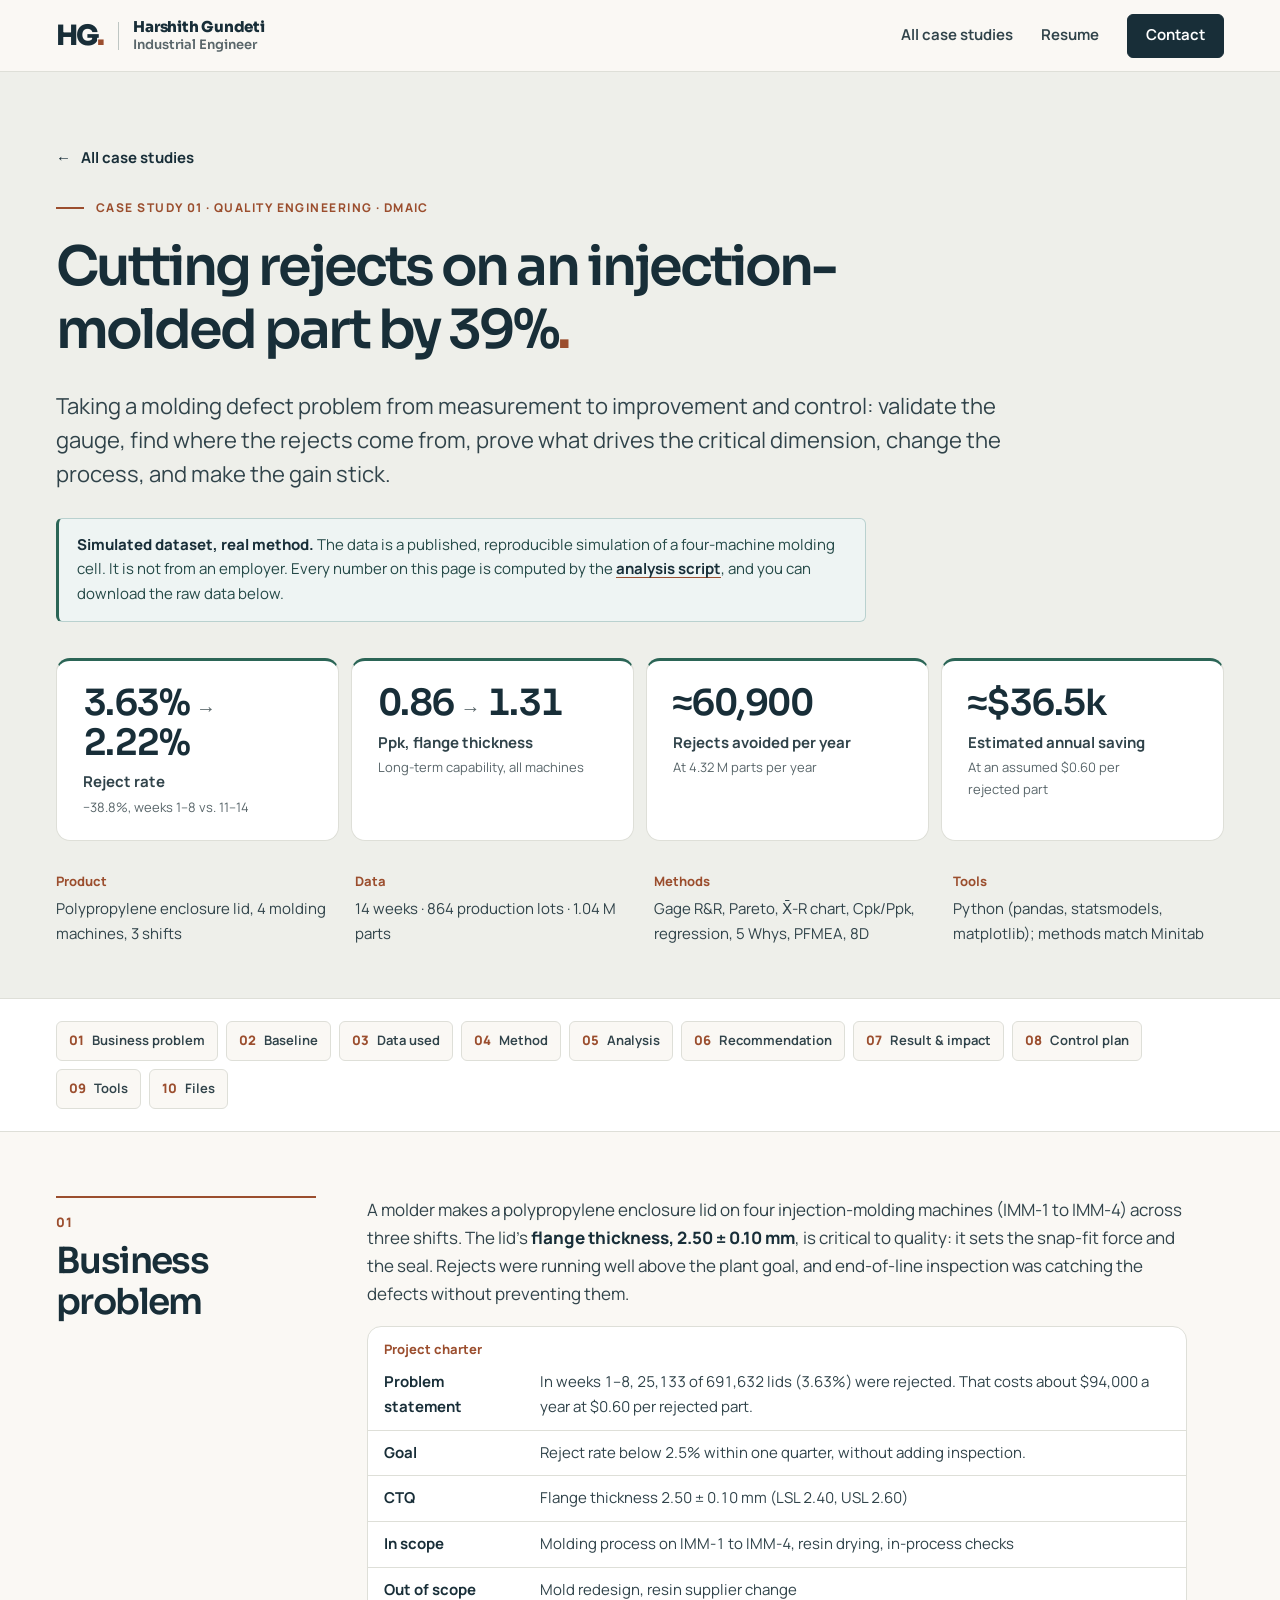
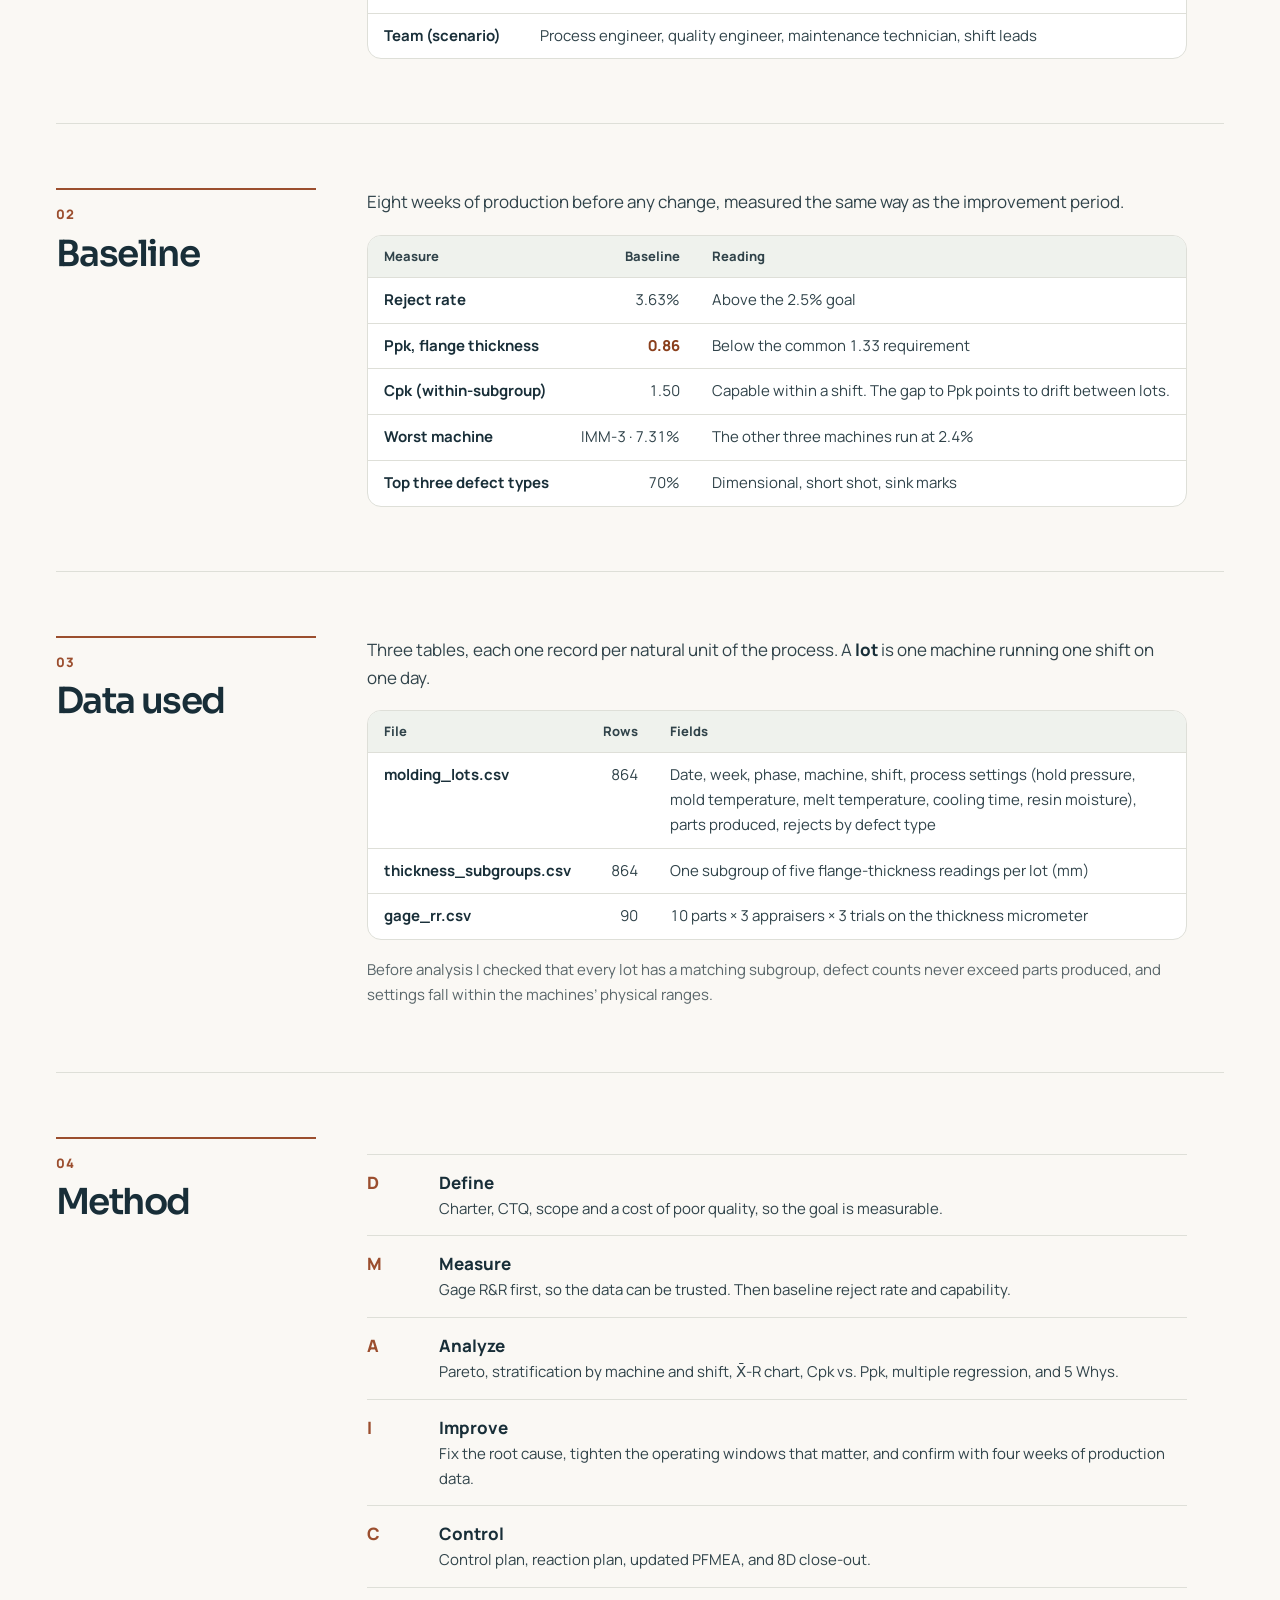
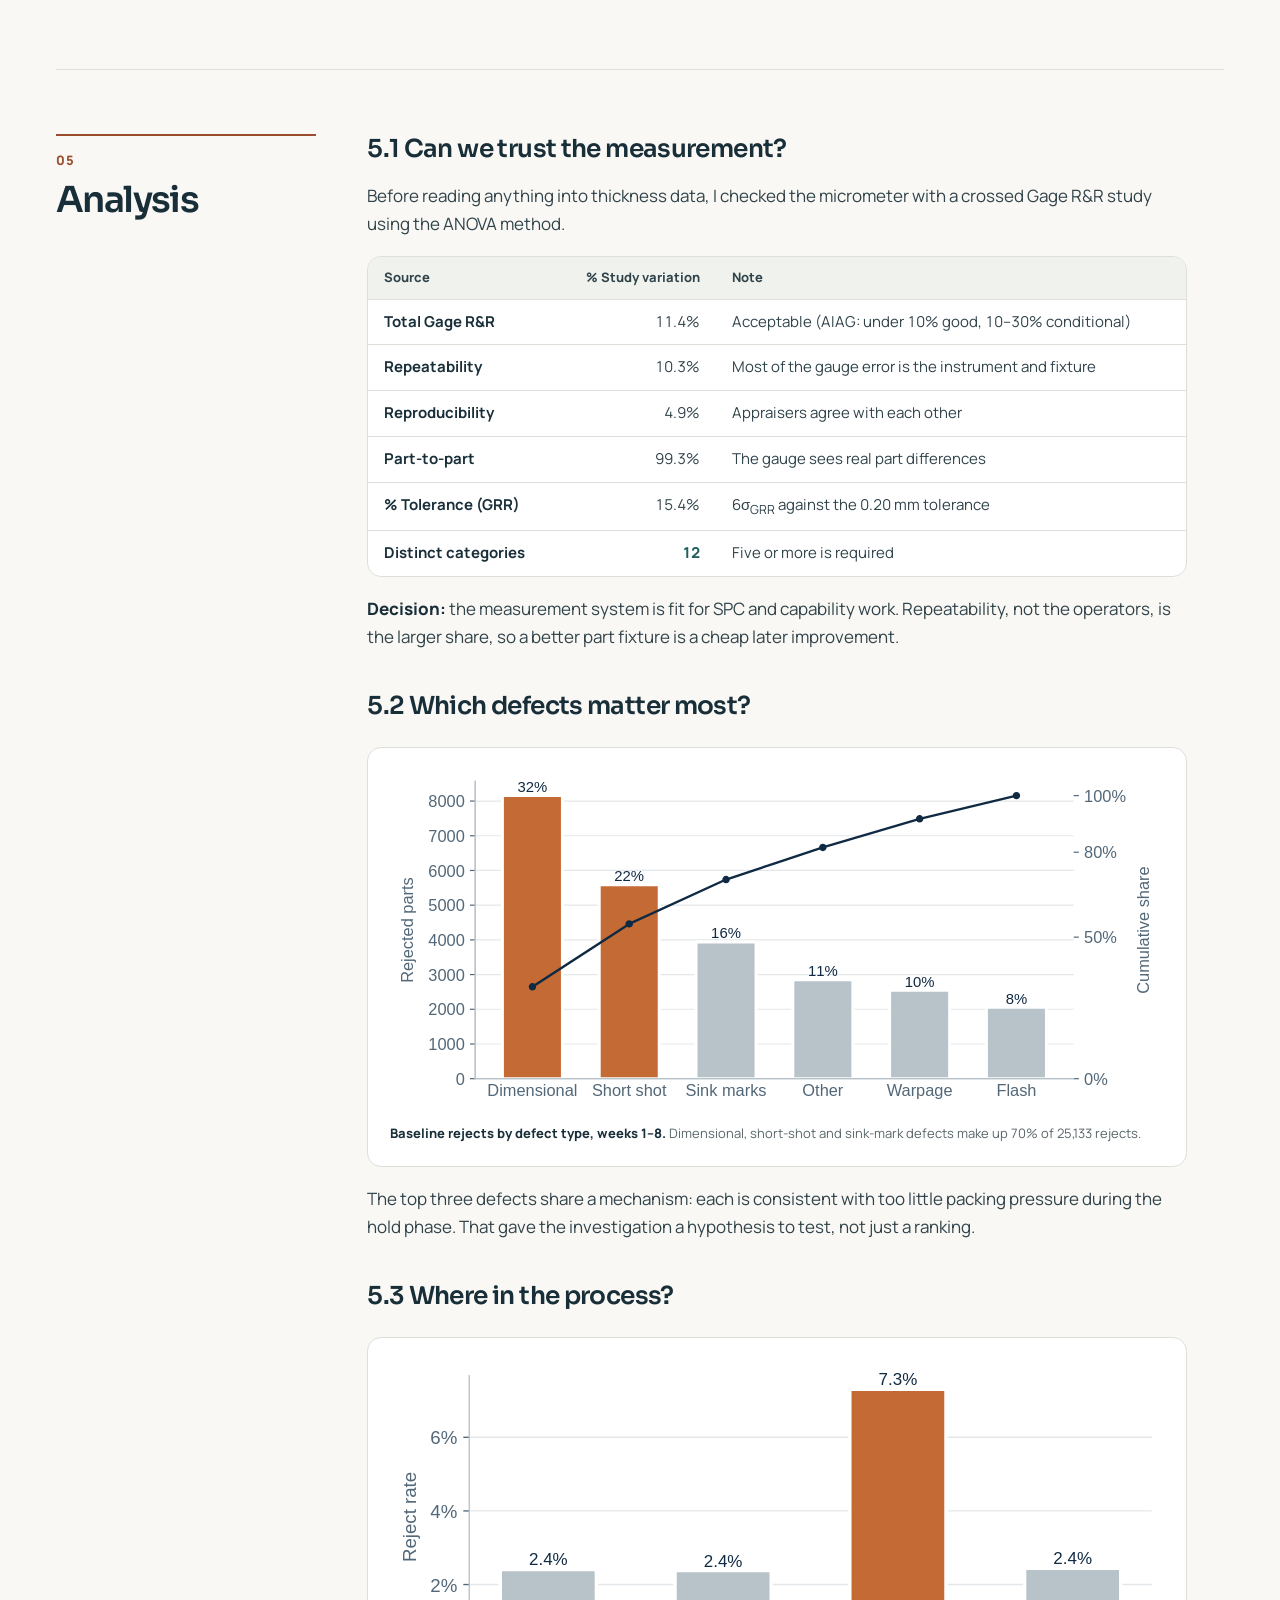
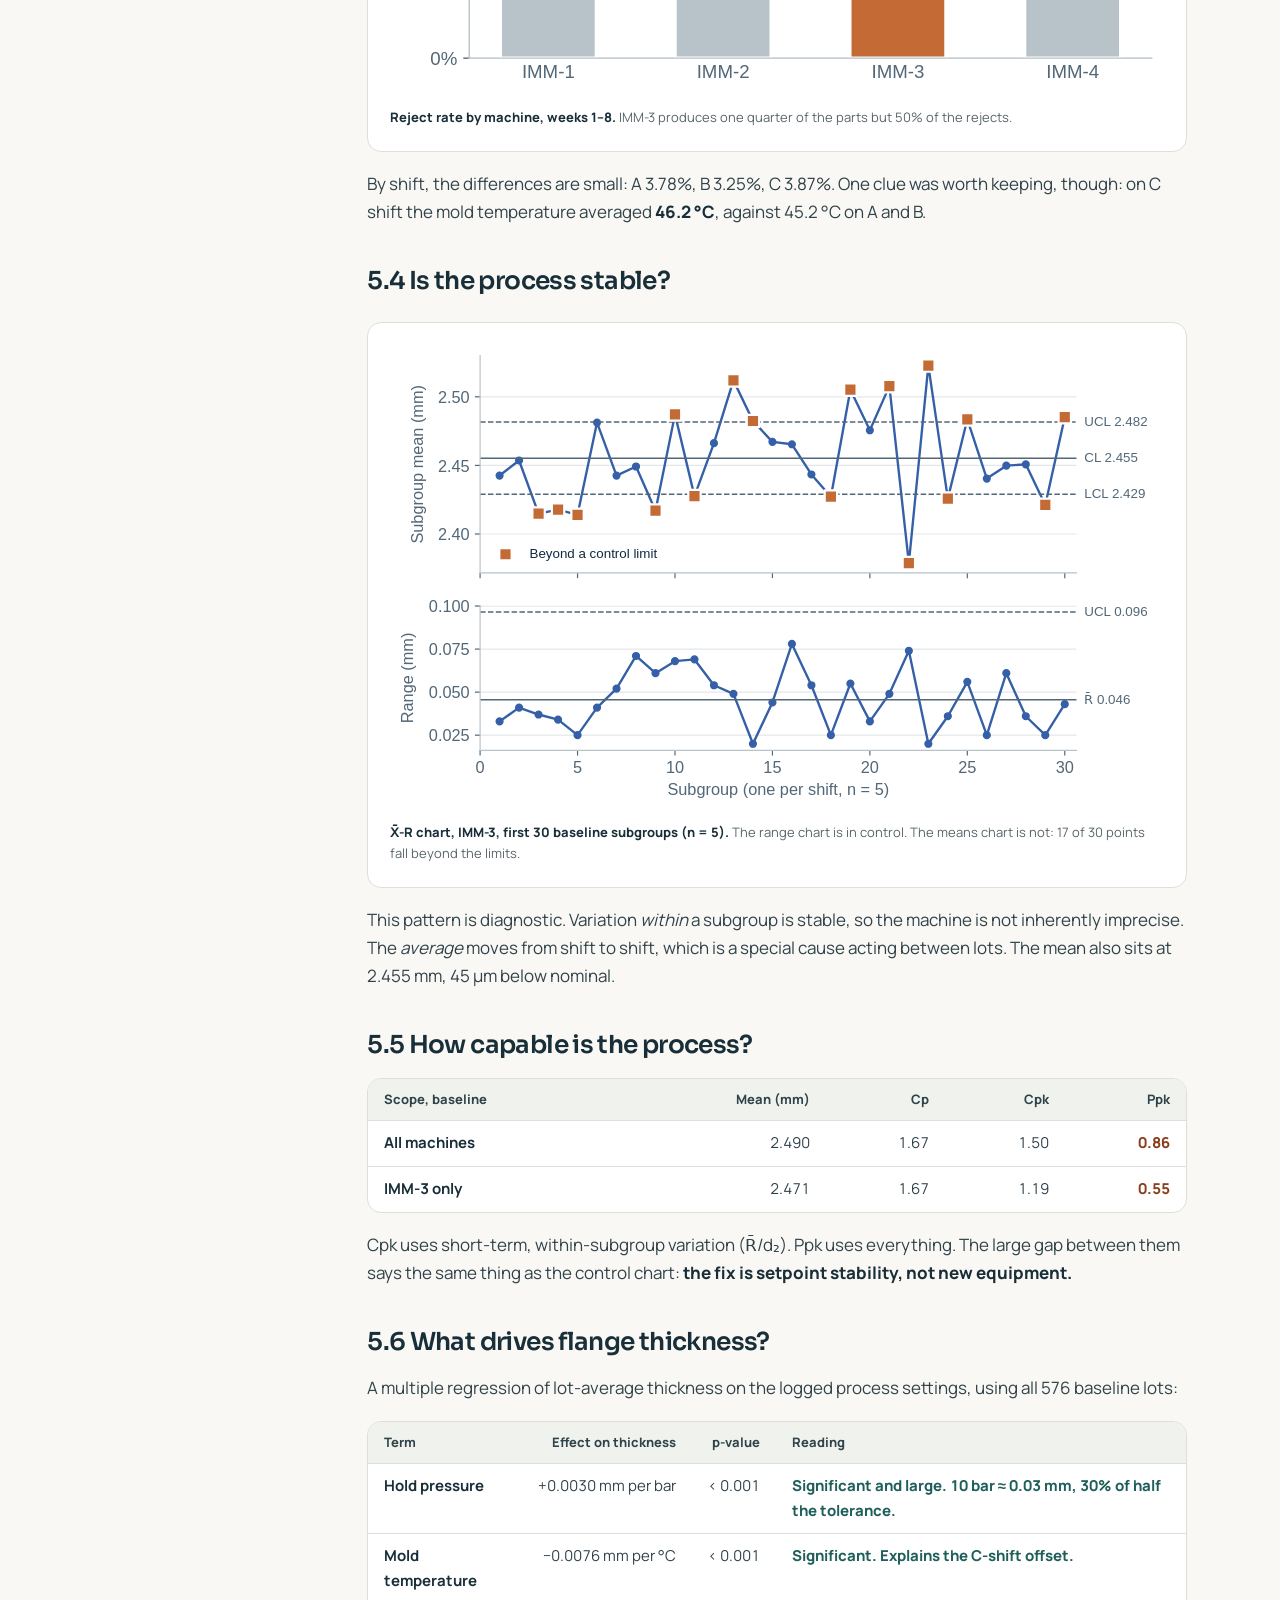
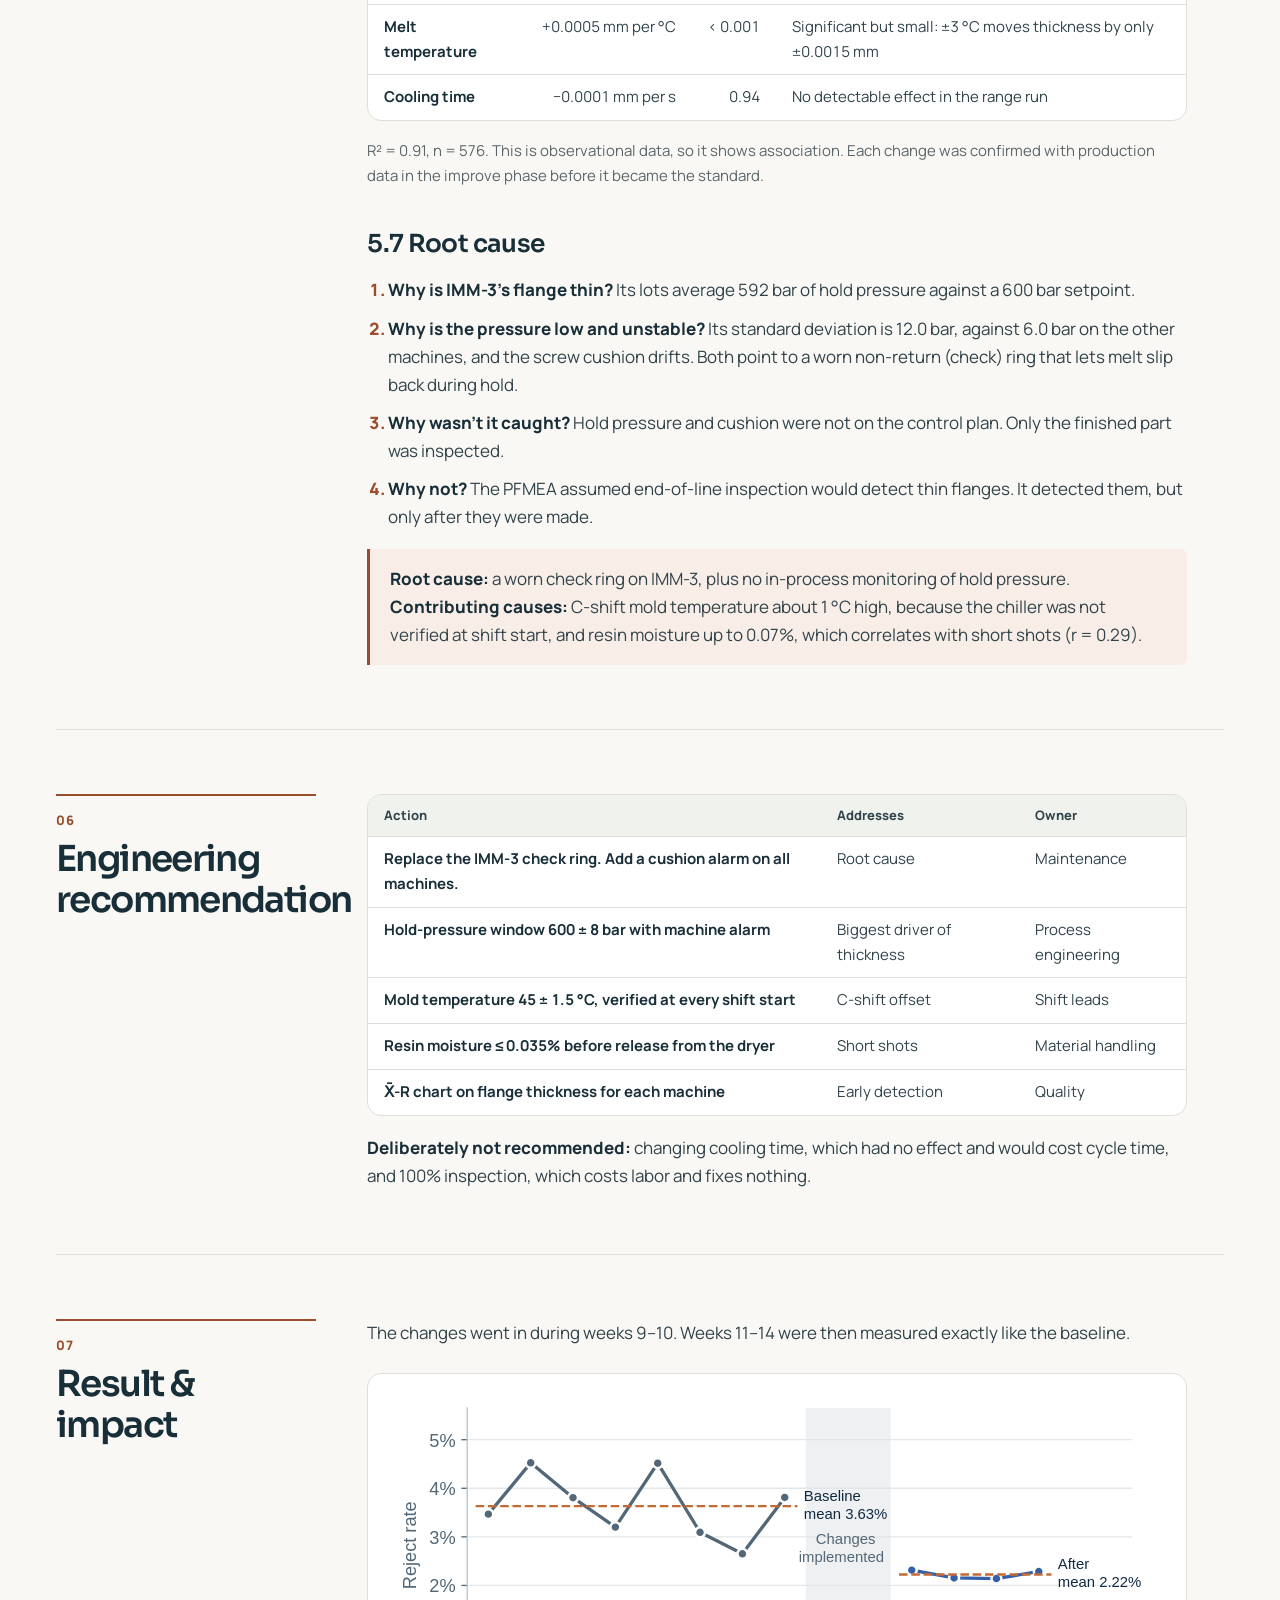
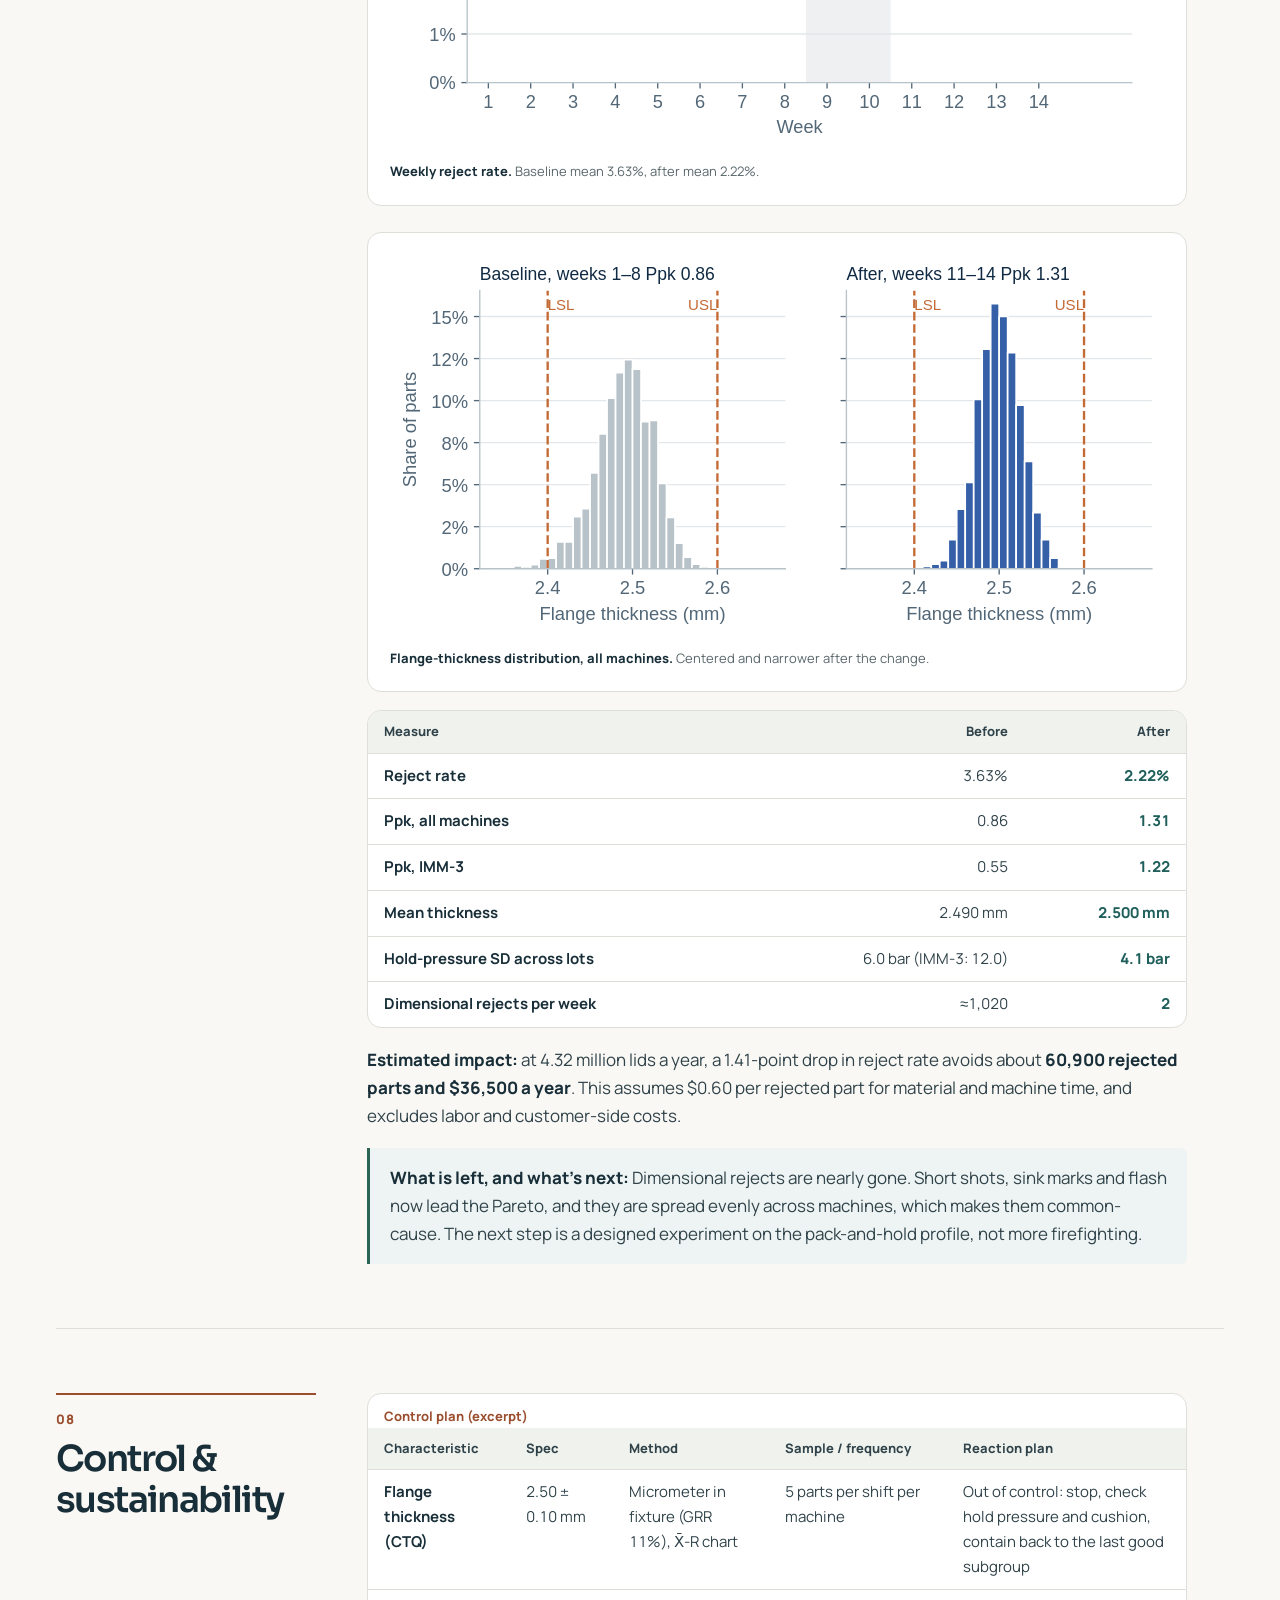
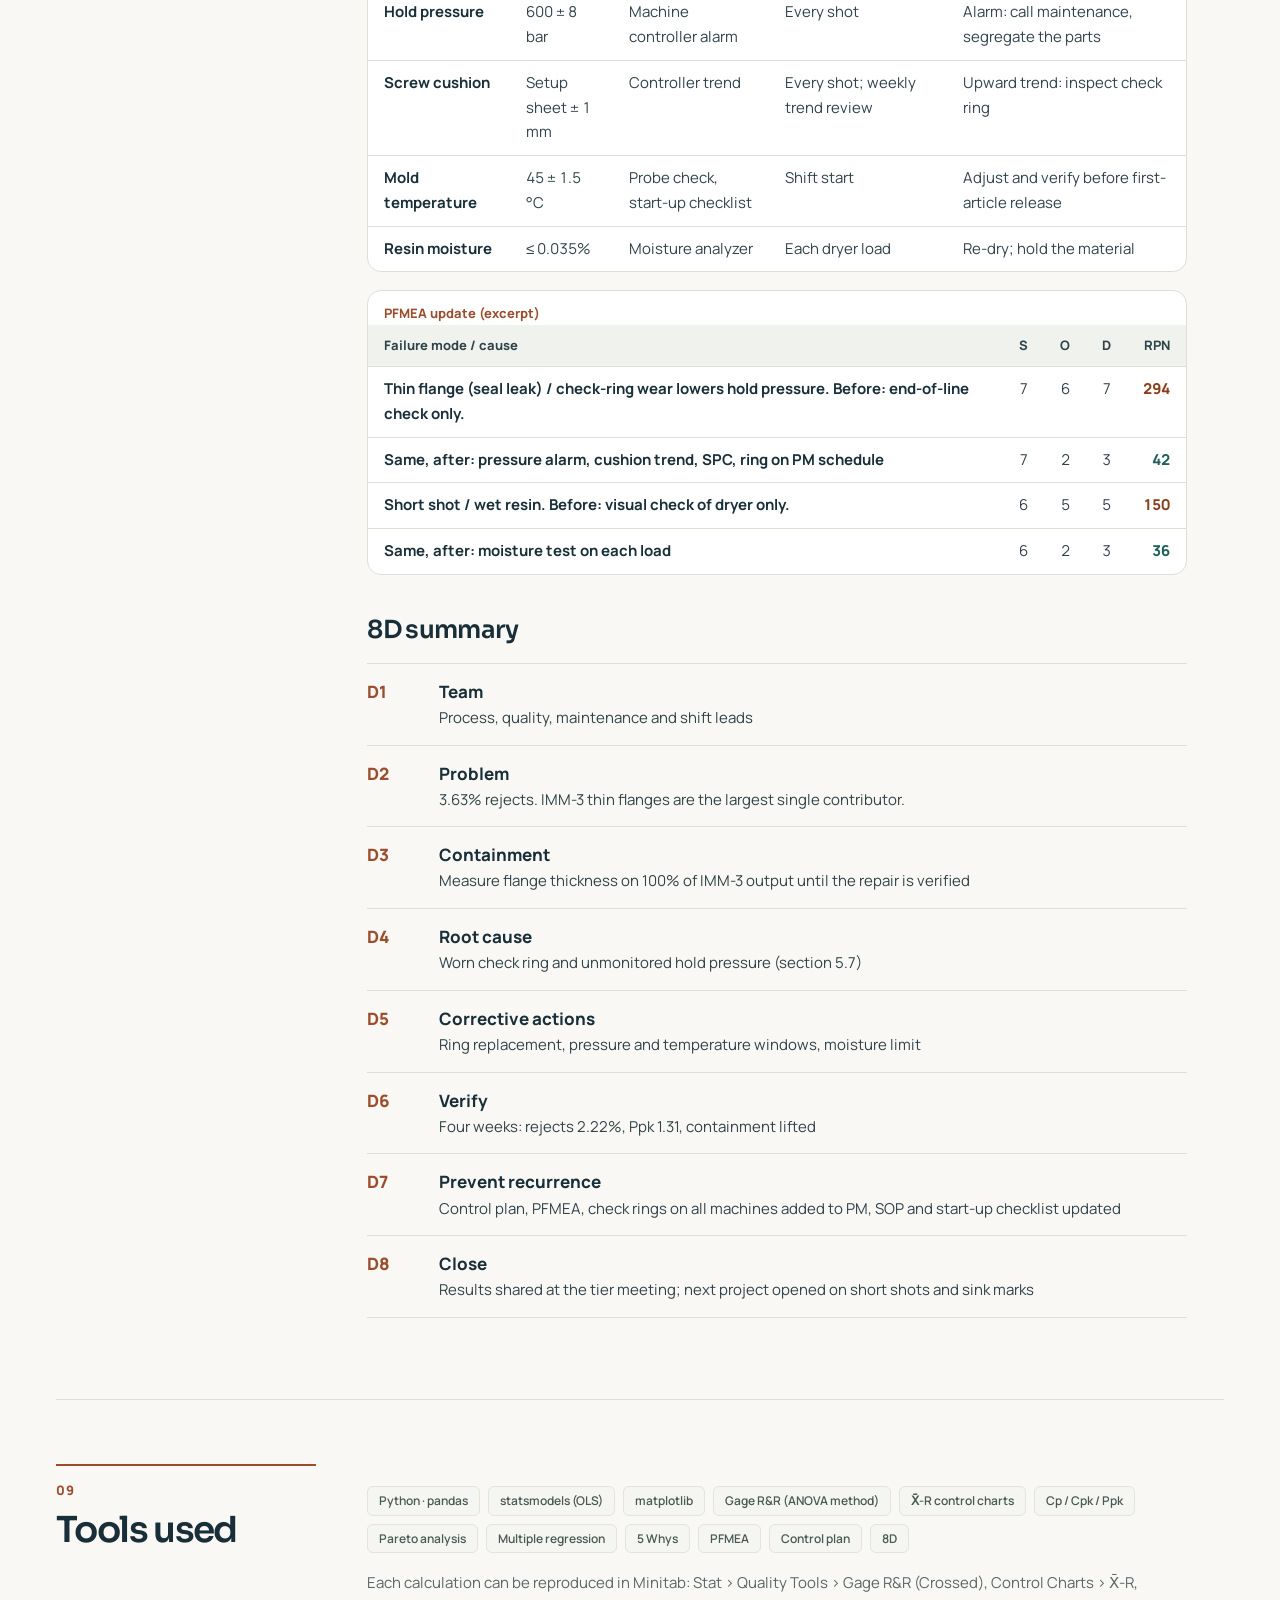
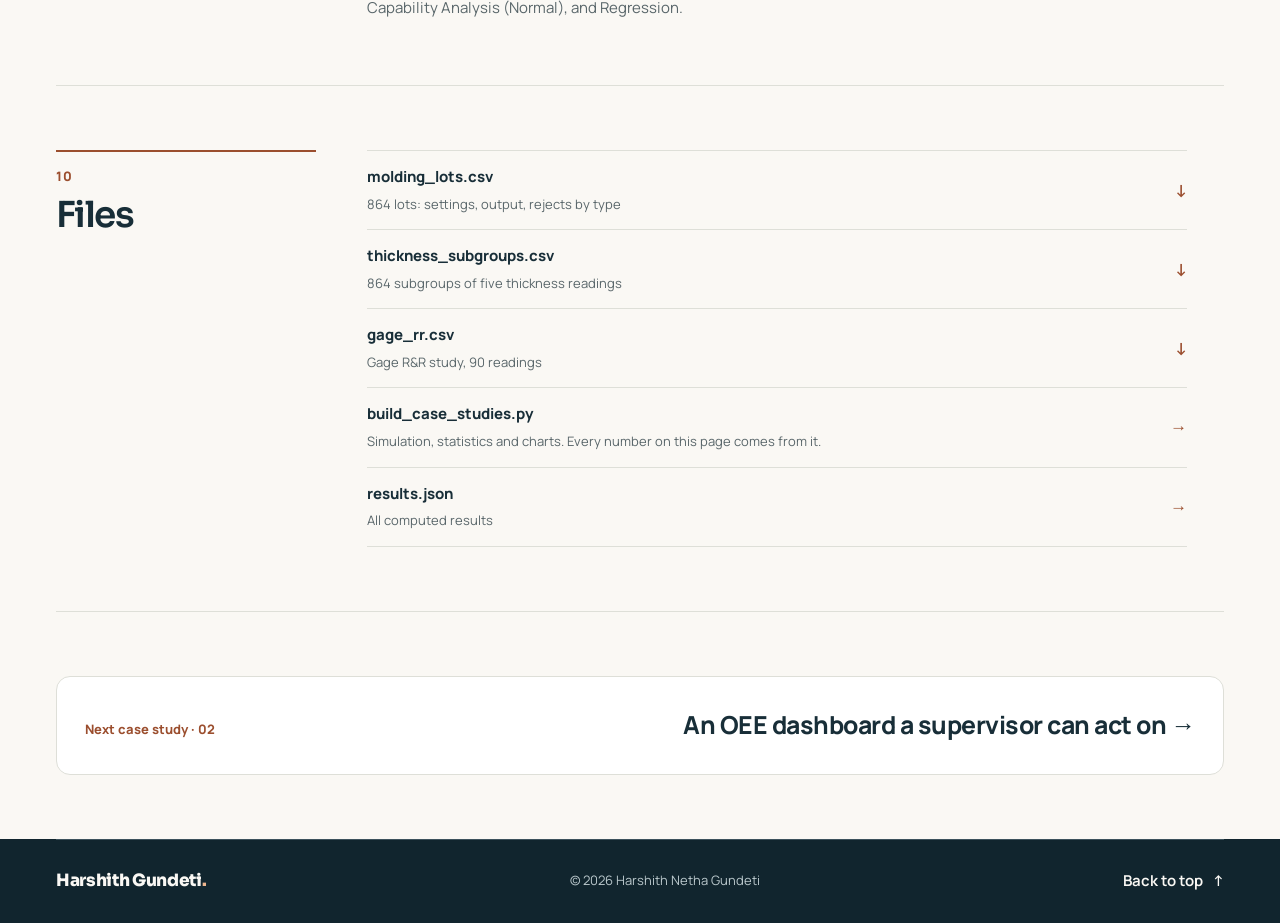
<file: projects/defect-reduction.html>
<!doctype html>
<html lang="en">
<head>
  <meta charset="utf-8">
  <meta name="viewport" content="width=device-width, initial-scale=1, viewport-fit=cover">
  <meta name="theme-color" content="#faf8f4">
  <title>Defect Reduction &amp; SPC Case Study — Harshith Netha Gundeti</title>
  <meta name="description" content="A DMAIC case study on an injection-molded part: Gage R&R, Pareto, X-bar/R charts, capability, regression, root cause, control plan and 8D, on a published simulated dataset.">
  <link rel="icon" href="../assets/favicon.svg" type="image/svg+xml">
  <link rel="preload" href="../assets/fonts/manrope-latin.woff2" as="font" type="font/woff2" crossorigin>
  <link rel="preload" href="../assets/fonts/sora-latin.woff2" as="font" type="font/woff2" crossorigin>
  <link rel="stylesheet" href="../styles.css">
</head>
<body>
  <a class="skip-link" href="#main">Skip to content</a>
  <header class="site-header">
    <div class="container nav-inner">
      <a class="brand" href="../index.html" aria-label="Harshith Gundeti, home">
        <span class="brand-mark" aria-hidden="true">HG<span>.</span></span>
        <span class="brand-wordmark" aria-hidden="true">Harshith Gundeti<span>Industrial Engineer</span></span>
      </a>
      <nav class="case-nav" aria-label="Main">
        <a href="../index.html#projects">All case studies</a>
        <a href="../resume.pdf" download="Harshith_Gundeti_Resume.pdf">Resume</a>
        <a class="nav-contact" href="../index.html#contact">Contact</a>
      </nav>
    </div>
  </header>

  <main id="main" tabindex="-1">
    <section class="case-hero" aria-labelledby="case-title">
      <div class="container">
        <a class="back-link" href="../index.html#projects"><span aria-hidden="true">←</span> All case studies</a>
        <p class="eyebrow"><span class="small-line" aria-hidden="true"></span>Case study 01 · Quality engineering · DMAIC</p>
        <h1 id="case-title">Cutting rejects on an injection-molded part by 39%<span class="copper">.</span></h1>
        <p class="case-lead">Taking a molding defect problem from measurement to improvement and control: validate the gauge, find where the rejects come from, prove what drives the critical dimension, change the process, and make the gain stick.</p>
        <p class="sim-note"><span><strong>Simulated dataset, real method.</strong> The data is a published, reproducible simulation of a four-machine molding cell. It is not from an employer. Every number on this page is computed by the <a href="../analysis/build_case_studies.py">analysis script</a>, and you can download the raw data below.</span></p>
        <div class="stat-row">
          <p class="stat"><span class="stat-value">3.63% <small>→</small> 2.22%</span><span class="stat-label">Reject rate</span><span class="stat-sub">−38.8%, weeks 1–8 vs. 11–14</span></p>
          <p class="stat"><span class="stat-value">0.86 <small>→</small> 1.31</span><span class="stat-label">Ppk, flange thickness</span><span class="stat-sub">Long-term capability, all machines</span></p>
          <p class="stat"><span class="stat-value">≈60,900</span><span class="stat-label">Rejects avoided per year</span><span class="stat-sub">At 4.32 M parts per year</span></p>
          <p class="stat"><span class="stat-value">≈$36.5k</span><span class="stat-label">Estimated annual saving</span><span class="stat-sub">At an assumed $0.60 per rejected part</span></p>
        </div>
        <dl class="case-facts">
          <div><dt>Product</dt><dd>Polypropylene enclosure lid, 4 molding machines, 3 shifts</dd></div>
          <div><dt>Data</dt><dd>14 weeks · 864 production lots · 1.04 M parts</dd></div>
          <div><dt>Methods</dt><dd>Gage R&amp;R, Pareto, X̄-R chart, Cpk/Ppk, regression, 5 Whys, PFMEA, 8D</dd></div>
          <div><dt>Tools</dt><dd>Python (pandas, statsmodels, matplotlib); methods match Minitab</dd></div>
        </dl>
      </div>
    </section>

    <nav class="case-toc" aria-label="Case study sections">
      <div class="container">
        <ol>
          <li><a href="#problem">Business problem</a></li>
          <li><a href="#baseline">Baseline</a></li>
          <li><a href="#data">Data used</a></li>
          <li><a href="#method">Method</a></li>
          <li><a href="#analysis">Analysis</a></li>
          <li><a href="#recommendation">Recommendation</a></li>
          <li><a href="#result">Result &amp; impact</a></li>
          <li><a href="#control">Control plan</a></li>
          <li><a href="#tools">Tools</a></li>
          <li><a href="#files">Files</a></li>
        </ol>
      </div>
    </nav>

    <div class="container">
      <section class="case-section" id="problem" aria-labelledby="problem-title">
        <header><span class="case-num">01</span><h2 id="problem-title">Business problem</h2></header>
        <div class="case-body">
          <p>A molder makes a polypropylene enclosure lid on four injection-molding machines (IMM-1 to IMM-4) across three shifts. The lid’s <strong>flange thickness, 2.50 ± 0.10 mm</strong>, is critical to quality: it sets the snap-fit force and the seal. Rejects were running well above the plant goal, and end-of-line inspection was catching the defects without preventing them.</p>
          <div class="table-wrap" tabindex="0">
            <table class="data-table">
              <caption>Project charter</caption>
              <tbody>
                <tr><th scope="row">Problem statement</th><td>In weeks 1–8, 25,133 of 691,632 lids (3.63%) were rejected. That costs about $94,000 a year at $0.60 per rejected part.</td></tr>
                <tr><th scope="row">Goal</th><td>Reject rate below 2.5% within one quarter, without adding inspection.</td></tr>
                <tr><th scope="row">CTQ</th><td>Flange thickness 2.50 ± 0.10 mm (LSL 2.40, USL 2.60)</td></tr>
                <tr><th scope="row">In scope</th><td>Molding process on IMM-1 to IMM-4, resin drying, in-process checks</td></tr>
                <tr><th scope="row">Out of scope</th><td>Mold redesign, resin supplier change</td></tr>
                <tr><th scope="row">Team (scenario)</th><td>Process engineer, quality engineer, maintenance technician, shift leads</td></tr>
              </tbody>
            </table>
          </div>
        </div>
      </section>

      <section class="case-section" id="baseline" aria-labelledby="baseline-title">
        <header><span class="case-num">02</span><h2 id="baseline-title">Baseline</h2></header>
        <div class="case-body">
          <p>Eight weeks of production before any change, measured the same way as the improvement period.</p>
          <div class="table-wrap" tabindex="0">
            <table class="data-table">
              <thead><tr><th scope="col">Measure</th><th scope="col" class="num">Baseline</th><th scope="col">Reading</th></tr></thead>
              <tbody>
                <tr><th scope="row">Reject rate</th><td class="num">3.63%</td><td>Above the 2.5% goal</td></tr>
                <tr><th scope="row">Ppk, flange thickness</th><td class="num bad">0.86</td><td>Below the common 1.33 requirement</td></tr>
                <tr><th scope="row">Cpk (within-subgroup)</th><td class="num">1.50</td><td>Capable within a shift. The gap to Ppk points to drift between lots.</td></tr>
                <tr><th scope="row">Worst machine</th><td class="num">IMM-3 · 7.31%</td><td>The other three machines run at 2.4%</td></tr>
                <tr><th scope="row">Top three defect types</th><td class="num">70%</td><td>Dimensional, short shot, sink marks</td></tr>
              </tbody>
            </table>
          </div>
        </div>
      </section>

      <section class="case-section" id="data" aria-labelledby="data-title">
        <header><span class="case-num">03</span><h2 id="data-title">Data used</h2></header>
        <div class="case-body">
          <p>Three tables, each one record per natural unit of the process. A <strong>lot</strong> is one machine running one shift on one day.</p>
          <div class="table-wrap" tabindex="0">
            <table class="data-table">
              <thead><tr><th scope="col">File</th><th scope="col" class="num">Rows</th><th scope="col">Fields</th></tr></thead>
              <tbody>
                <tr><th scope="row">molding_lots.csv</th><td class="num">864</td><td>Date, week, phase, machine, shift, process settings (hold pressure, mold temperature, melt temperature, cooling time, resin moisture), parts produced, rejects by defect type</td></tr>
                <tr><th scope="row">thickness_subgroups.csv</th><td class="num">864</td><td>One subgroup of five flange-thickness readings per lot (mm)</td></tr>
                <tr><th scope="row">gage_rr.csv</th><td class="num">90</td><td>10 parts × 3 appraisers × 3 trials on the thickness micrometer</td></tr>
              </tbody>
            </table>
          </div>
          <p class="muted">Before analysis I checked that every lot has a matching subgroup, defect counts never exceed parts produced, and settings fall within the machines’ physical ranges.</p>
        </div>
      </section>

      <section class="case-section" id="method" aria-labelledby="method-title">
        <header><span class="case-num">04</span><h2 id="method-title">Method</h2></header>
        <div class="case-body">
          <dl class="d-list">
            <div><dt>D</dt><dd><strong>Define</strong>Charter, CTQ, scope and a cost of poor quality, so the goal is measurable.</dd></div>
            <div><dt>M</dt><dd><strong>Measure</strong>Gage R&amp;R first, so the data can be trusted. Then baseline reject rate and capability.</dd></div>
            <div><dt>A</dt><dd><strong>Analyze</strong>Pareto, stratification by machine and shift, X̄-R chart, Cpk vs. Ppk, multiple regression, and 5 Whys.</dd></div>
            <div><dt>I</dt><dd><strong>Improve</strong>Fix the root cause, tighten the operating windows that matter, and confirm with four weeks of production data.</dd></div>
            <div><dt>C</dt><dd><strong>Control</strong>Control plan, reaction plan, updated PFMEA, and 8D close-out.</dd></div>
          </dl>
        </div>
      </section>

      <section class="case-section" id="analysis" aria-labelledby="analysis-title">
        <header><span class="case-num">05</span><h2 id="analysis-title">Analysis</h2></header>
        <div class="case-body">
          <h3>5.1 Can we trust the measurement?</h3>
          <p>Before reading anything into thickness data, I checked the micrometer with a crossed Gage R&amp;R study using the ANOVA method.</p>
          <div class="table-wrap" tabindex="0">
            <table class="data-table">
              <thead><tr><th scope="col">Source</th><th scope="col" class="num">% Study variation</th><th scope="col">Note</th></tr></thead>
              <tbody>
                <tr><th scope="row">Total Gage R&amp;R</th><td class="num">11.4%</td><td>Acceptable (AIAG: under 10% good, 10–30% conditional)</td></tr>
                <tr><th scope="row">Repeatability</th><td class="num">10.3%</td><td>Most of the gauge error is the instrument and fixture</td></tr>
                <tr><th scope="row">Reproducibility</th><td class="num">4.9%</td><td>Appraisers agree with each other</td></tr>
                <tr><th scope="row">Part-to-part</th><td class="num">99.3%</td><td>The gauge sees real part differences</td></tr>
                <tr><th scope="row">% Tolerance (GRR)</th><td class="num">15.4%</td><td>6σ<sub>GRR</sub> against the 0.20 mm tolerance</td></tr>
                <tr><th scope="row">Distinct categories</th><td class="num good">12</td><td>Five or more is required</td></tr>
              </tbody>
            </table>
          </div>
          <p><strong>Decision:</strong> the measurement system is fit for SPC and capability work. Repeatability, not the operators, is the larger share, so a better part fixture is a cheap later improvement.</p>

          <h3>5.2 Which defects matter most?</h3>
          <figure class="chart">
            <img src="charts/cs1-pareto.svg" width="720" height="360" loading="lazy" alt="Pareto chart of baseline rejects. Dimensional 8,157 (32%), short shot 5,587 (22%), sink marks 3,938 (16%), other 2,848 (11%), warpage 2,545 (10%), flash 2,058 (8%). The first three make up 70% of rejects.">
            <figcaption><strong>Baseline rejects by defect type, weeks 1–8.</strong> Dimensional, short-shot and sink-mark defects make up 70% of 25,133 rejects.</figcaption>
          </figure>
          <p>The top three defects share a mechanism: each is consistent with too little packing pressure during the hold phase. That gave the investigation a hypothesis to test, not just a ranking.</p>

          <h3>5.3 Where in the process?</h3>
          <figure class="chart">
            <img src="charts/cs1-by-machine.svg" width="720" height="300" loading="lazy" alt="Bar chart of baseline reject rate by machine: IMM-1 2.4%, IMM-2 2.4%, IMM-3 7.3%, IMM-4 2.4%. IMM-3 is highlighted.">
            <figcaption><strong>Reject rate by machine, weeks 1–8.</strong> IMM-3 produces one quarter of the parts but 50% of the rejects.</figcaption>
          </figure>
          <p>By shift, the differences are small: A 3.78%, B 3.25%, C 3.87%. One clue was worth keeping, though: on C shift the mold temperature averaged <strong>46.2 °C</strong>, against 45.2 °C on A and B.</p>

          <h3>5.4 Is the process stable?</h3>
          <figure class="chart">
            <img src="charts/cs1-xbar-r.svg" width="720" height="480" loading="lazy" alt="X-bar and R chart for IMM-3, 30 subgroups of five. X-bar chart: center line 2.455 mm, UCL 2.482, LCL 2.429, with 17 of 30 subgroup means outside the limits. R chart: center 0.046 mm, UCL 0.096, all points inside.">
            <figcaption><strong>X̄-R chart, IMM-3, first 30 baseline subgroups (n = 5).</strong> The range chart is in control. The means chart is not: 17 of 30 points fall beyond the limits.</figcaption>
          </figure>
          <p>This pattern is diagnostic. Variation <em>within</em> a subgroup is stable, so the machine is not inherently imprecise. The <em>average</em> moves from shift to shift, which is a special cause acting between lots. The mean also sits at 2.455 mm, 45 µm below nominal.</p>

          <h3>5.5 How capable is the process?</h3>
          <div class="table-wrap" tabindex="0">
            <table class="data-table">
              <thead><tr><th scope="col">Scope, baseline</th><th scope="col" class="num">Mean (mm)</th><th scope="col" class="num">Cp</th><th scope="col" class="num">Cpk</th><th scope="col" class="num">Ppk</th></tr></thead>
              <tbody>
                <tr><th scope="row">All machines</th><td class="num">2.490</td><td class="num">1.67</td><td class="num">1.50</td><td class="num bad">0.86</td></tr>
                <tr><th scope="row">IMM-3 only</th><td class="num">2.471</td><td class="num">1.67</td><td class="num">1.19</td><td class="num bad">0.55</td></tr>
              </tbody>
            </table>
          </div>
          <p>Cpk uses short-term, within-subgroup variation (R̄/d₂). Ppk uses everything. The large gap between them says the same thing as the control chart: <strong>the fix is setpoint stability, not new equipment.</strong></p>

          <h3>5.6 What drives flange thickness?</h3>
          <p>A multiple regression of lot-average thickness on the logged process settings, using all 576 baseline lots:</p>
          <div class="table-wrap" tabindex="0">
            <table class="data-table">
              <thead><tr><th scope="col">Term</th><th scope="col" class="num">Effect on thickness</th><th scope="col" class="num">p-value</th><th scope="col">Reading</th></tr></thead>
              <tbody>
                <tr><th scope="row">Hold pressure</th><td class="num">+0.0030 mm per bar</td><td class="num">&lt; 0.001</td><td class="good">Significant and large. 10 bar ≈ 0.03 mm, 30% of half the tolerance.</td></tr>
                <tr><th scope="row">Mold temperature</th><td class="num">−0.0076 mm per °C</td><td class="num">&lt; 0.001</td><td class="good">Significant. Explains the C-shift offset.</td></tr>
                <tr><th scope="row">Melt temperature</th><td class="num">+0.0005 mm per °C</td><td class="num">&lt; 0.001</td><td>Significant but small: ±3 °C moves thickness by only ±0.0015 mm</td></tr>
                <tr><th scope="row">Cooling time</th><td class="num">−0.0001 mm per s</td><td class="num">0.94</td><td>No detectable effect in the range run</td></tr>
              </tbody>
            </table>
          </div>
          <p class="muted">R² = 0.91, n = 576. This is observational data, so it shows association. Each change was confirmed with production data in the improve phase before it became the standard.</p>

          <h3>5.7 Root cause</h3>
          <ol class="steps">
            <li><strong>Why is IMM-3’s flange thin?</strong> Its lots average 592 bar of hold pressure against a 600 bar setpoint.</li>
            <li><strong>Why is the pressure low and unstable?</strong> Its standard deviation is 12.0 bar, against 6.0 bar on the other machines, and the screw cushion drifts. Both point to a worn non-return (check) ring that lets melt slip back during hold.</li>
            <li><strong>Why wasn’t it caught?</strong> Hold pressure and cushion were not on the control plan. Only the finished part was inspected.</li>
            <li><strong>Why not?</strong> The PFMEA assumed end-of-line inspection would detect thin flanges. It detected them, but only after they were made.</li>
          </ol>
          <p class="callout"><strong>Root cause:</strong> a worn check ring on IMM-3, plus no in-process monitoring of hold pressure. <strong>Contributing causes:</strong> C-shift mold temperature about 1 °C high, because the chiller was not verified at shift start, and resin moisture up to 0.07%, which correlates with short shots (r = 0.29).</p>
        </div>
      </section>

      <section class="case-section" id="recommendation" aria-labelledby="recommendation-title">
        <header><span class="case-num">06</span><h2 id="recommendation-title">Engineering recommendation</h2></header>
        <div class="case-body">
          <div class="table-wrap" tabindex="0">
            <table class="data-table">
              <thead><tr><th scope="col">Action</th><th scope="col">Addresses</th><th scope="col">Owner</th></tr></thead>
              <tbody>
                <tr><th scope="row">Replace the IMM-3 check ring. Add a cushion alarm on all machines.</th><td>Root cause</td><td>Maintenance</td></tr>
                <tr><th scope="row">Hold-pressure window 600 ± 8 bar with machine alarm</th><td>Biggest driver of thickness</td><td>Process engineering</td></tr>
                <tr><th scope="row">Mold temperature 45 ± 1.5 °C, verified at every shift start</th><td>C-shift offset</td><td>Shift leads</td></tr>
                <tr><th scope="row">Resin moisture ≤ 0.035% before release from the dryer</th><td>Short shots</td><td>Material handling</td></tr>
                <tr><th scope="row">X̄-R chart on flange thickness for each machine</th><td>Early detection</td><td>Quality</td></tr>
              </tbody>
            </table>
          </div>
          <p><strong>Deliberately not recommended:</strong> changing cooling time, which had no effect and would cost cycle time, and 100% inspection, which costs labor and fixes nothing.</p>
        </div>
      </section>

      <section class="case-section" id="result" aria-labelledby="result-title">
        <header><span class="case-num">07</span><h2 id="result-title">Result &amp; impact</h2></header>
        <div class="case-body">
          <p>The changes went in during weeks 9–10. Weeks 11–14 were then measured exactly like the baseline.</p>
          <figure class="chart">
            <img src="charts/cs1-weekly.svg" width="720" height="300" loading="lazy" alt="Weekly reject rate. Weeks 1 to 8 average 3.63%. Changes implemented in weeks 9 and 10. Weeks 11 to 14 average 2.22%.">
            <figcaption><strong>Weekly reject rate.</strong> Baseline mean 3.63%, after mean 2.22%.</figcaption>
          </figure>
          <figure class="chart">
            <img src="charts/cs1-capability.svg" width="720" height="300" loading="lazy" alt="Two histograms of flange thickness with spec limits at 2.40 and 2.60 mm. Baseline is wide, skewed low, with a tail near the lower limit, Ppk 0.86. After is narrow and centered on 2.50 mm, Ppk 1.31.">
            <figcaption><strong>Flange-thickness distribution, all machines.</strong> Centered and narrower after the change.</figcaption>
          </figure>
          <div class="table-wrap" tabindex="0">
            <table class="data-table">
              <thead><tr><th scope="col">Measure</th><th scope="col" class="num">Before</th><th scope="col" class="num">After</th></tr></thead>
              <tbody>
                <tr><th scope="row">Reject rate</th><td class="num">3.63%</td><td class="num good">2.22%</td></tr>
                <tr><th scope="row">Ppk, all machines</th><td class="num">0.86</td><td class="num good">1.31</td></tr>
                <tr><th scope="row">Ppk, IMM-3</th><td class="num">0.55</td><td class="num good">1.22</td></tr>
                <tr><th scope="row">Mean thickness</th><td class="num">2.490 mm</td><td class="num good">2.500 mm</td></tr>
                <tr><th scope="row">Hold-pressure SD across lots</th><td class="num">6.0 bar (IMM-3: 12.0)</td><td class="num good">4.1 bar</td></tr>
                <tr><th scope="row">Dimensional rejects per week</th><td class="num">≈1,020</td><td class="num good">2</td></tr>
              </tbody>
            </table>
          </div>
          <p><strong>Estimated impact:</strong> at 4.32 million lids a year, a 1.41-point drop in reject rate avoids about <strong>60,900 rejected parts and $36,500 a year</strong>. This assumes $0.60 per rejected part for material and machine time, and excludes labor and customer-side costs.</p>
          <p class="callout quality"><strong>What is left, and what’s next:</strong> Dimensional rejects are nearly gone. Short shots, sink marks and flash now lead the Pareto, and they are spread evenly across machines, which makes them common-cause. The next step is a designed experiment on the pack-and-hold profile, not more firefighting.</p>
        </div>
      </section>

      <section class="case-section" id="control" aria-labelledby="control-title">
        <header><span class="case-num">08</span><h2 id="control-title">Control &amp; sustainability</h2></header>
        <div class="case-body">
          <div class="table-wrap" tabindex="0">
            <table class="data-table">
              <caption>Control plan (excerpt)</caption>
              <thead><tr><th scope="col">Characteristic</th><th scope="col">Spec</th><th scope="col">Method</th><th scope="col">Sample / frequency</th><th scope="col">Reaction plan</th></tr></thead>
              <tbody>
                <tr><th scope="row">Flange thickness (CTQ)</th><td>2.50 ± 0.10 mm</td><td>Micrometer in fixture (GRR 11%), X̄-R chart</td><td>5 parts per shift per machine</td><td>Out of control: stop, check hold pressure and cushion, contain back to the last good subgroup</td></tr>
                <tr><th scope="row">Hold pressure</th><td>600 ± 8 bar</td><td>Machine controller alarm</td><td>Every shot</td><td>Alarm: call maintenance, segregate the parts</td></tr>
                <tr><th scope="row">Screw cushion</th><td>Setup sheet ± 1 mm</td><td>Controller trend</td><td>Every shot; weekly trend review</td><td>Upward trend: inspect check ring</td></tr>
                <tr><th scope="row">Mold temperature</th><td>45 ± 1.5 °C</td><td>Probe check, start-up checklist</td><td>Shift start</td><td>Adjust and verify before first-article release</td></tr>
                <tr><th scope="row">Resin moisture</th><td>≤ 0.035%</td><td>Moisture analyzer</td><td>Each dryer load</td><td>Re-dry; hold the material</td></tr>
              </tbody>
            </table>
          </div>

          <div class="table-wrap" tabindex="0">
            <table class="data-table">
              <caption>PFMEA update (excerpt)</caption>
              <thead><tr><th scope="col">Failure mode / cause</th><th scope="col" class="num">S</th><th scope="col" class="num">O</th><th scope="col" class="num">D</th><th scope="col" class="num">RPN</th></tr></thead>
              <tbody>
                <tr><th scope="row">Thin flange (seal leak) / check-ring wear lowers hold pressure. Before: end-of-line check only.</th><td class="num">7</td><td class="num">6</td><td class="num">7</td><td class="num bad">294</td></tr>
                <tr><th scope="row">Same, after: pressure alarm, cushion trend, SPC, ring on PM schedule</th><td class="num">7</td><td class="num">2</td><td class="num">3</td><td class="num good">42</td></tr>
                <tr><th scope="row">Short shot / wet resin. Before: visual check of dryer only.</th><td class="num">6</td><td class="num">5</td><td class="num">5</td><td class="num bad">150</td></tr>
                <tr><th scope="row">Same, after: moisture test on each load</th><td class="num">6</td><td class="num">2</td><td class="num">3</td><td class="num good">36</td></tr>
              </tbody>
            </table>
          </div>

          <h3>8D summary</h3>
          <dl class="d-list">
            <div><dt>D1</dt><dd><strong>Team</strong>Process, quality, maintenance and shift leads</dd></div>
            <div><dt>D2</dt><dd><strong>Problem</strong>3.63% rejects. IMM-3 thin flanges are the largest single contributor.</dd></div>
            <div><dt>D3</dt><dd><strong>Containment</strong>Measure flange thickness on 100% of IMM-3 output until the repair is verified</dd></div>
            <div><dt>D4</dt><dd><strong>Root cause</strong>Worn check ring and unmonitored hold pressure (section 5.7)</dd></div>
            <div><dt>D5</dt><dd><strong>Corrective actions</strong>Ring replacement, pressure and temperature windows, moisture limit</dd></div>
            <div><dt>D6</dt><dd><strong>Verify</strong>Four weeks: rejects 2.22%, Ppk 1.31, containment lifted</dd></div>
            <div><dt>D7</dt><dd><strong>Prevent recurrence</strong>Control plan, PFMEA, check rings on all machines added to PM, SOP and start-up checklist updated</dd></div>
            <div><dt>D8</dt><dd><strong>Close</strong>Results shared at the tier meeting; next project opened on short shots and sink marks</dd></div>
          </dl>
        </div>
      </section>

      <section class="case-section" id="tools" aria-labelledby="tools-title">
        <header><span class="case-num">09</span><h2 id="tools-title">Tools used</h2></header>
        <div class="case-body">
          <ul class="tags" aria-label="Tools and methods">
            <li>Python · pandas</li><li>statsmodels (OLS)</li><li>matplotlib</li><li>Gage R&amp;R (ANOVA method)</li><li>X̄-R control charts</li><li>Cp / Cpk / Ppk</li><li>Pareto analysis</li><li>Multiple regression</li><li>5 Whys</li><li>PFMEA</li><li>Control plan</li><li>8D</li>
          </ul>
          <p class="muted">Each calculation can be reproduced in Minitab: Stat › Quality Tools › Gage R&amp;R (Crossed), Control Charts › X̄-R, Capability Analysis (Normal), and Regression.</p>
        </div>
      </section>

      <section class="case-section" id="files" aria-labelledby="files-title">
        <header><span class="case-num">10</span><h2 id="files-title">Files</h2></header>
        <div class="case-body">
          <div class="file-list">
            <a href="../data/defect-reduction/molding_lots.csv" download><strong>molding_lots.csv</strong><span>864 lots: settings, output, rejects by type</span><b aria-hidden="true">↓</b></a>
            <a href="../data/defect-reduction/thickness_subgroups.csv" download><strong>thickness_subgroups.csv</strong><span>864 subgroups of five thickness readings</span><b aria-hidden="true">↓</b></a>
            <a href="../data/defect-reduction/gage_rr.csv" download><strong>gage_rr.csv</strong><span>Gage R&amp;R study, 90 readings</span><b aria-hidden="true">↓</b></a>
            <a href="../analysis/build_case_studies.py"><strong>build_case_studies.py</strong><span>Simulation, statistics and charts. Every number on this page comes from it.</span><b aria-hidden="true">→</b></a>
            <a href="../data/results.json"><strong>results.json</strong><span>All computed results</span><b aria-hidden="true">→</b></a>
          </div>
        </div>
      </section>
    </div>

    <nav class="container case-next" aria-label="Next case study">
      <a href="oee-dashboard.html"><span>Next case study · 02</span><strong>An OEE dashboard a supervisor can act on →</strong></a>
    </nav>
  </main>

  <footer class="site-footer">
    <div class="container footer-inner">
      <a href="../index.html" class="footer-brand">Harshith Gundeti<span>.</span></a>
      <p>© 2026 Harshith Netha Gundeti</p>
      <a href="#main" class="footer-top">Back to top <span aria-hidden="true">↑</span></a>
    </div>
  </footer>
</body>
</html>
</file>
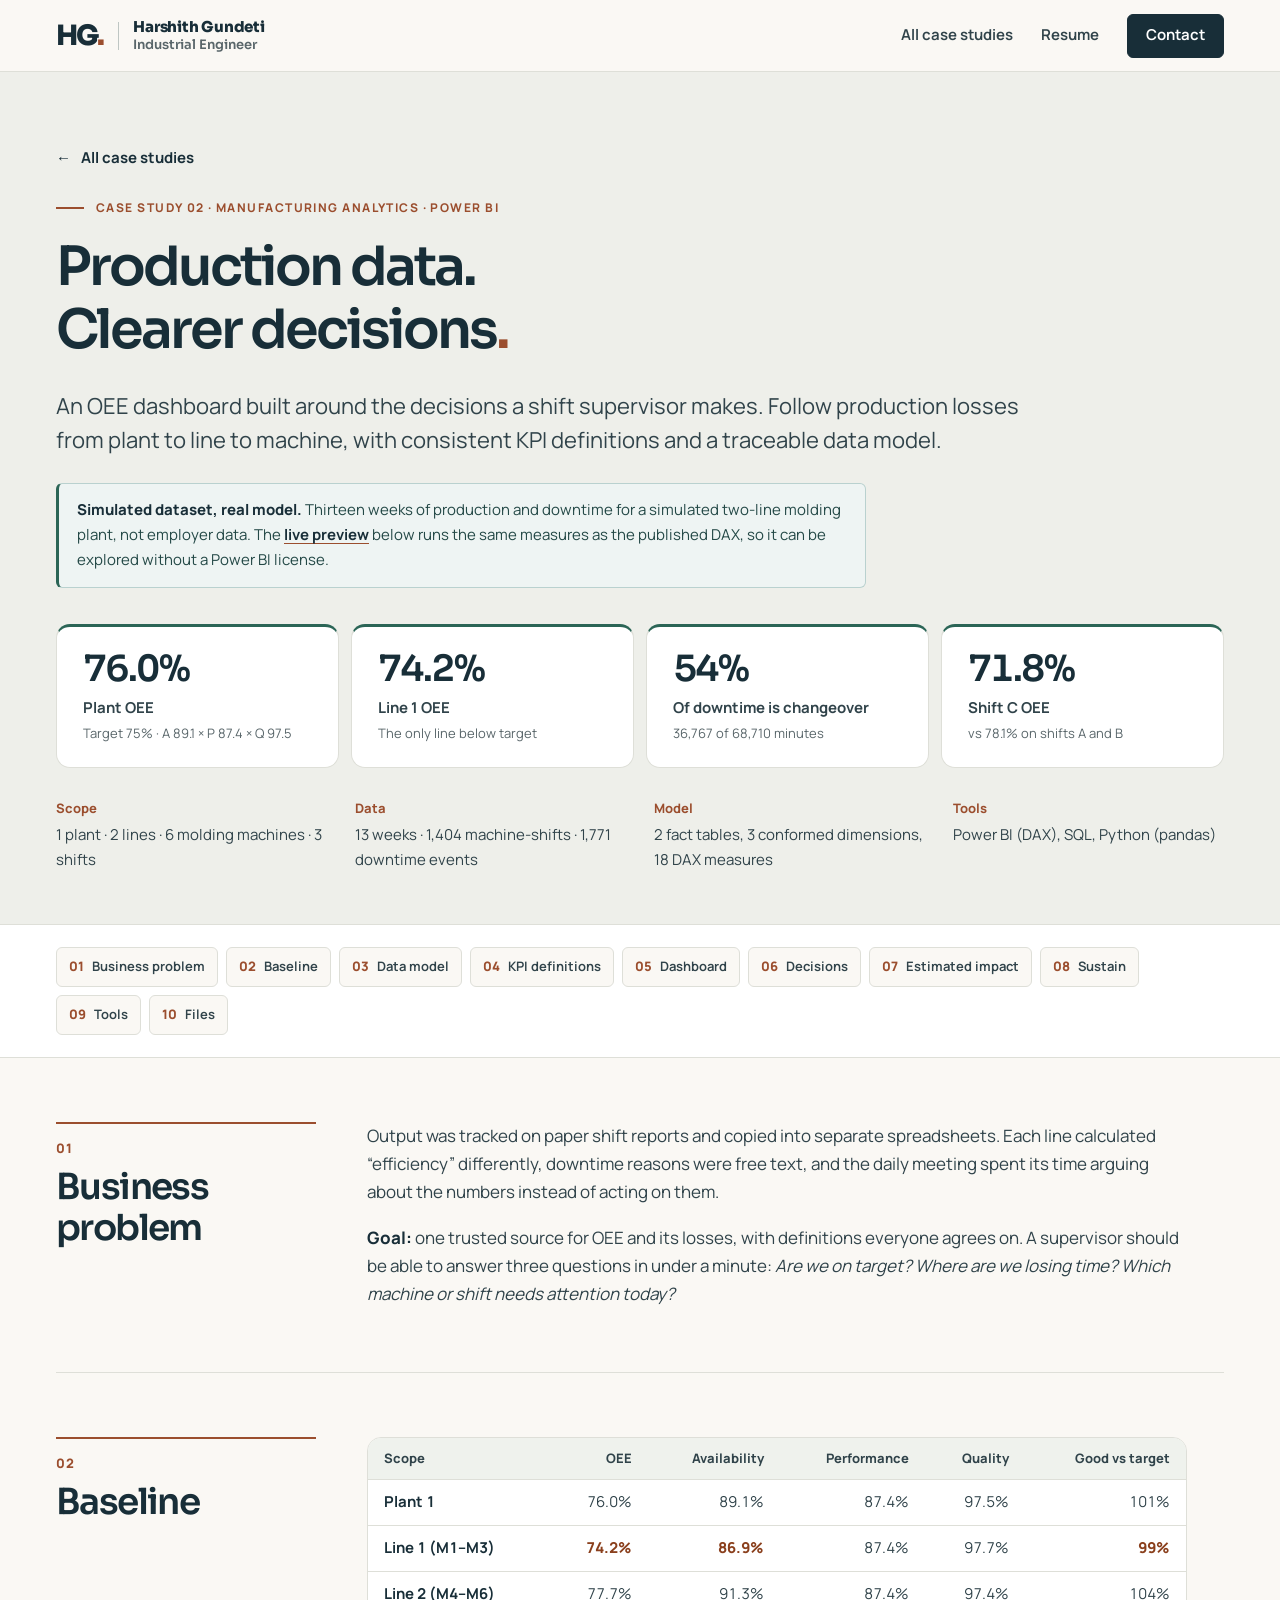
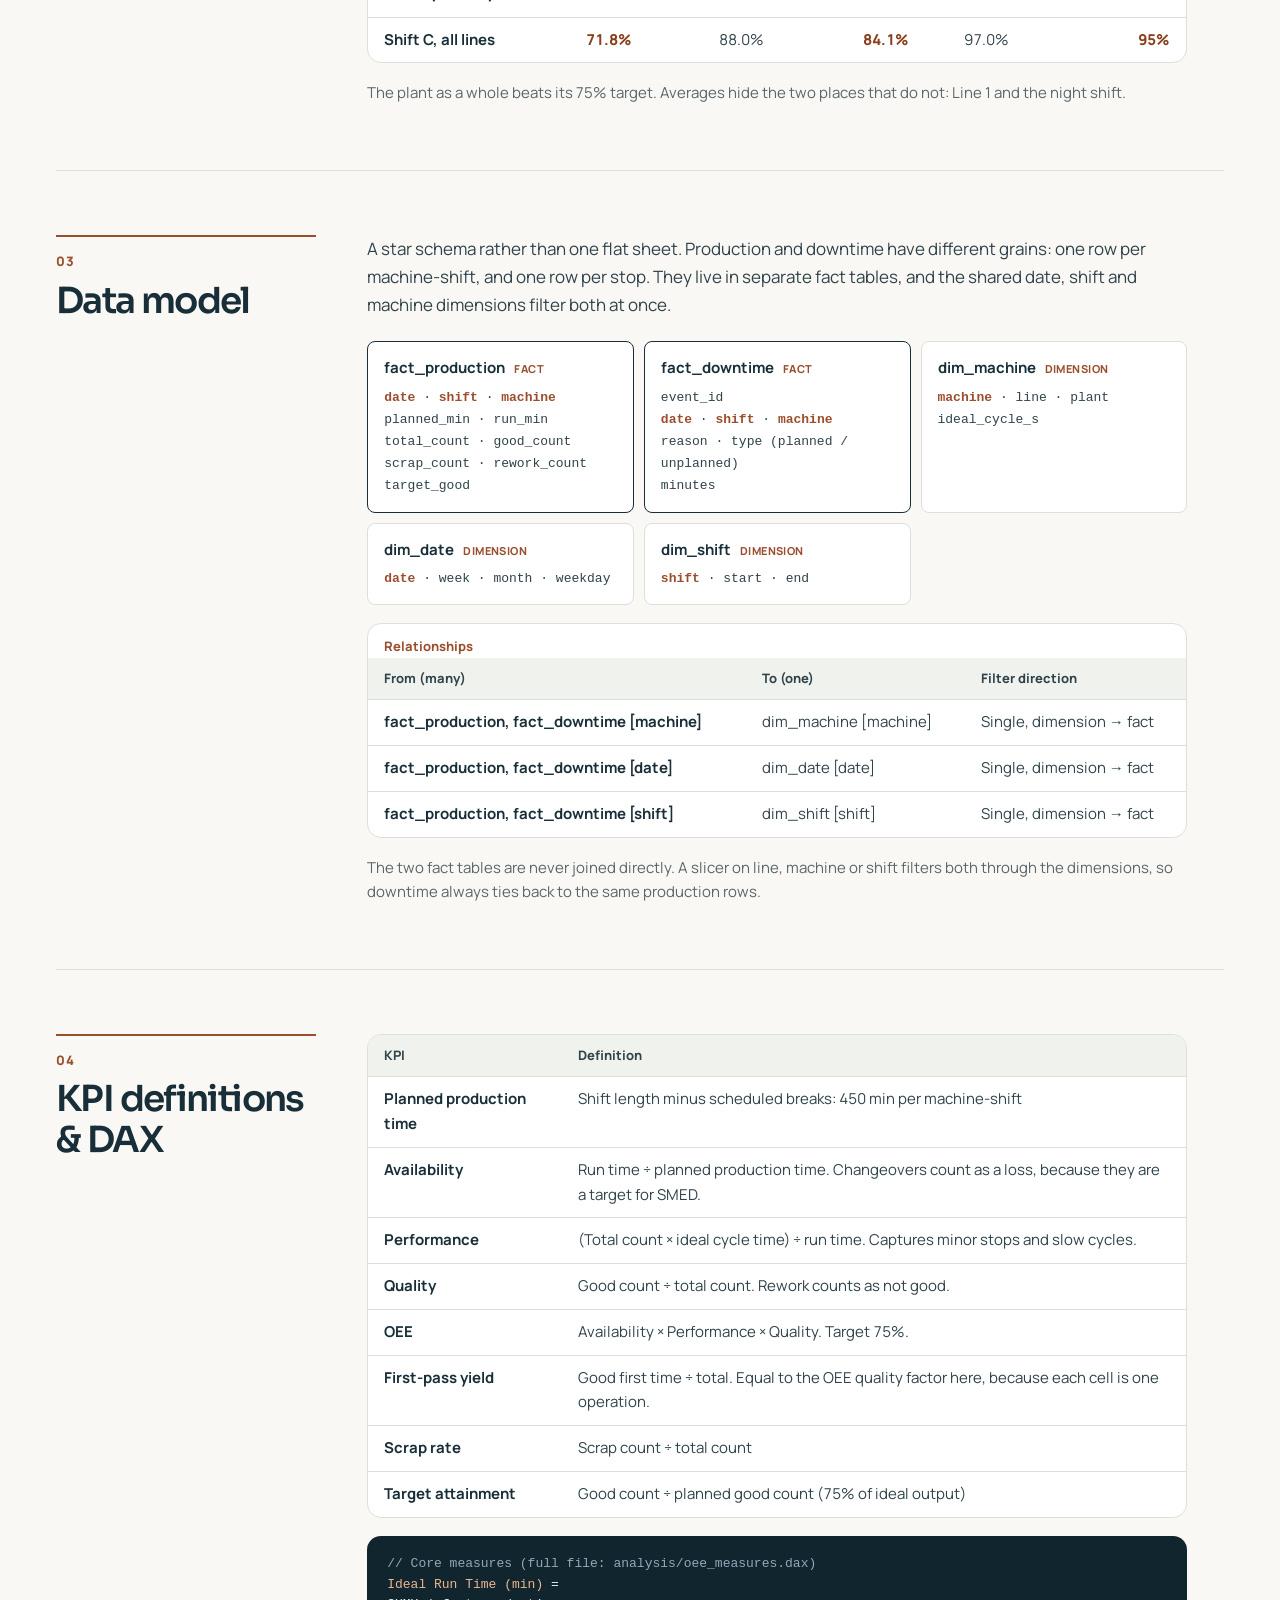
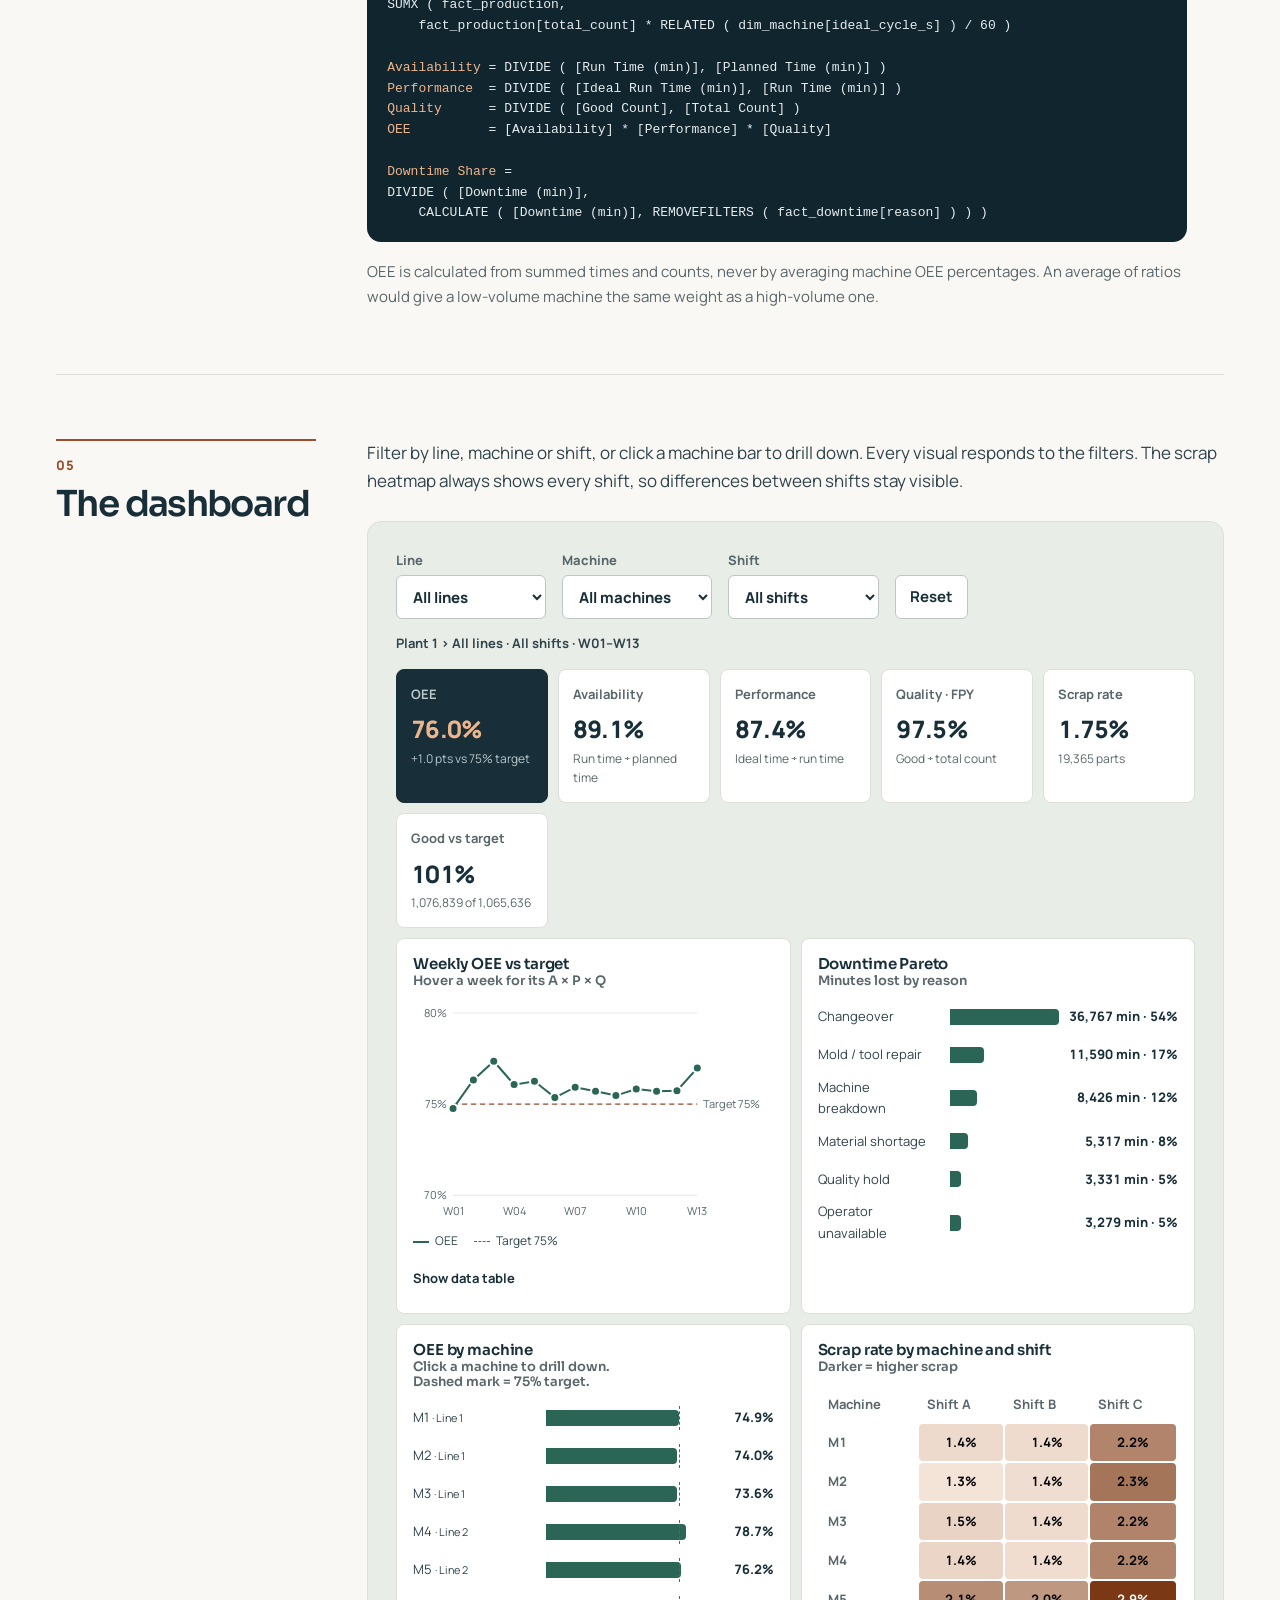
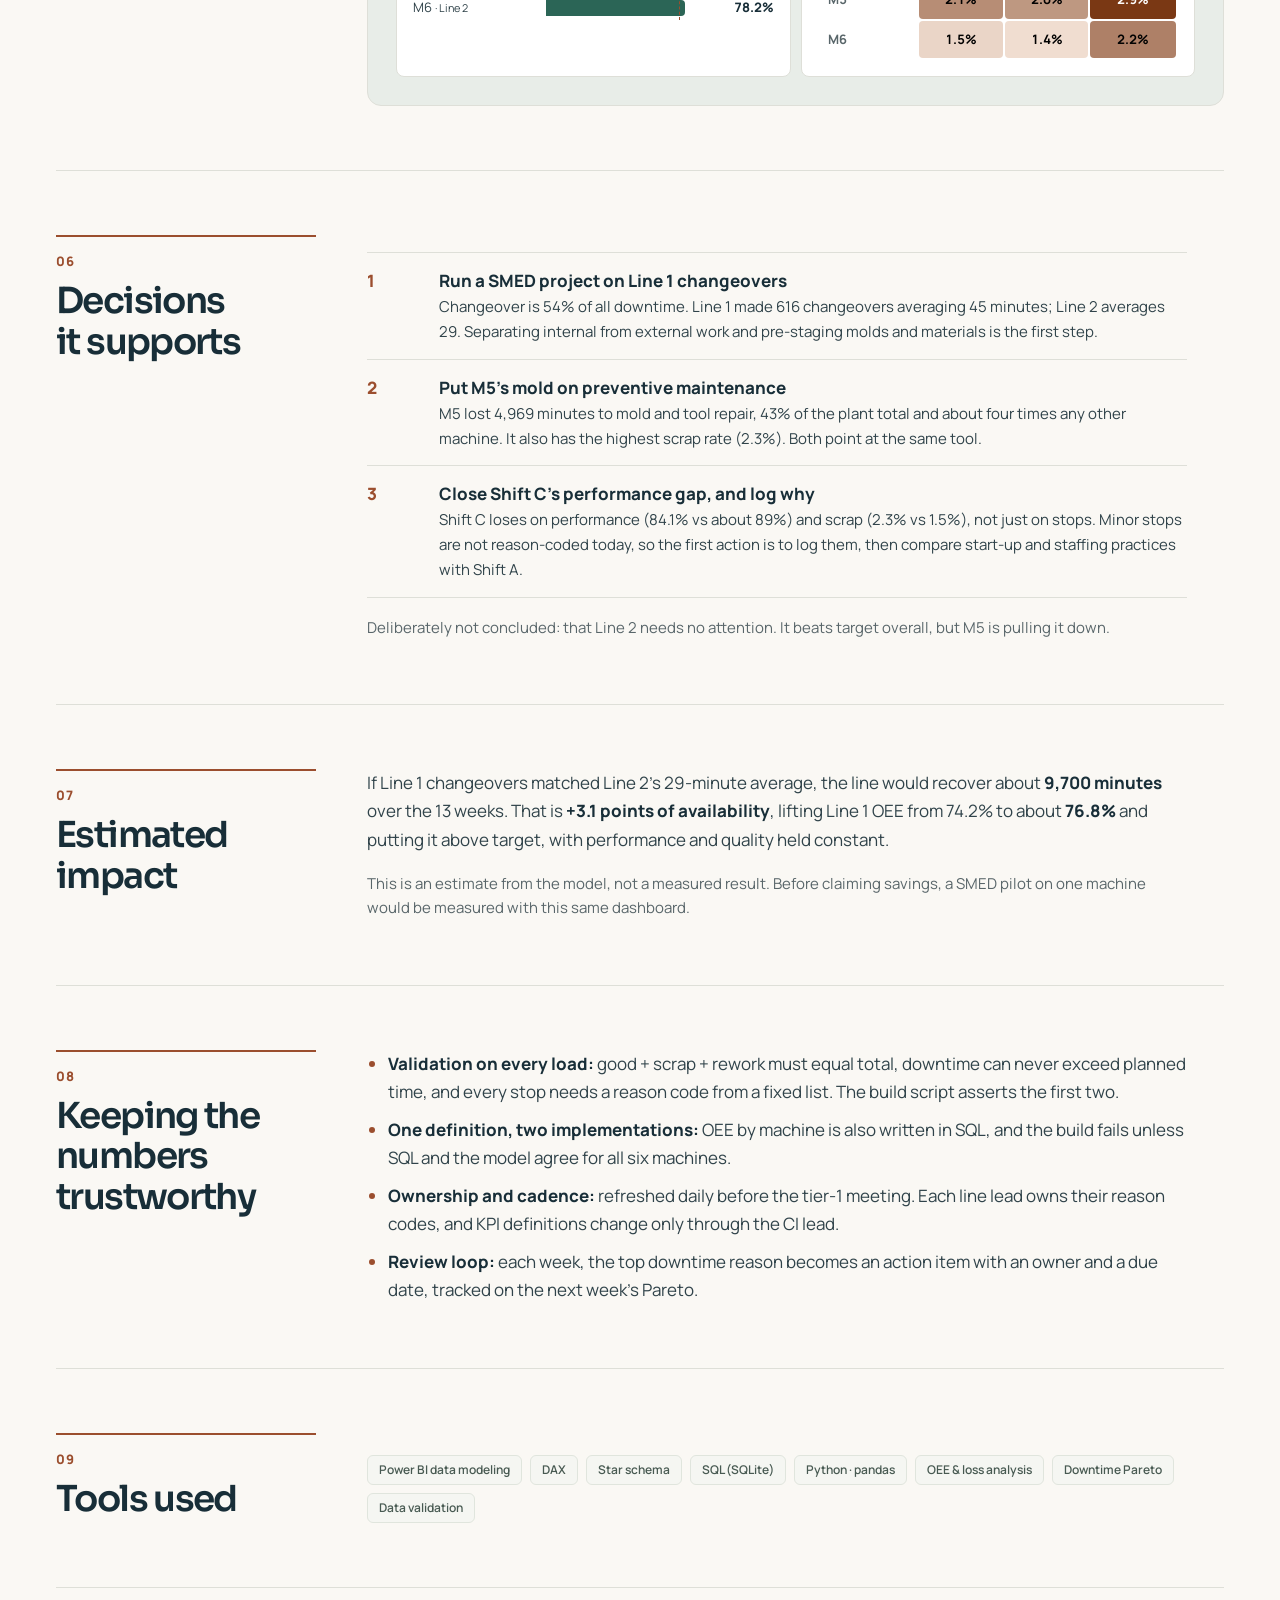
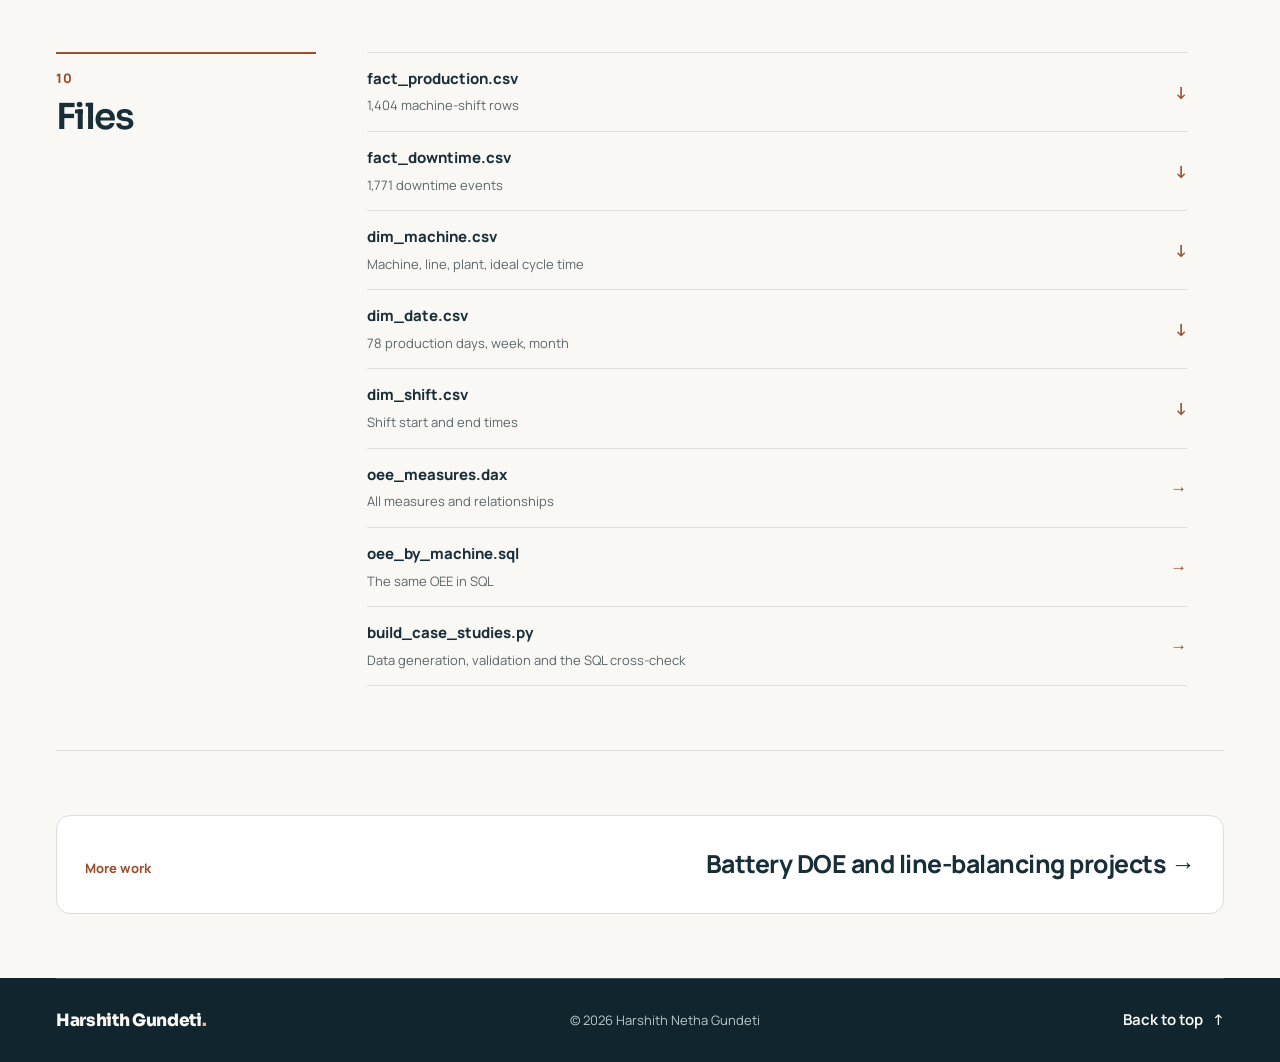
<file: projects/oee-dashboard.html>
<!doctype html>
<html lang="en">
<head>
  <meta charset="utf-8">
  <meta name="viewport" content="width=device-width, initial-scale=1, viewport-fit=cover">
  <meta name="theme-color" content="#faf8f4">
  <title>OEE Dashboard Case Study — Harshith Netha Gundeti</title>
  <meta name="description" content="A Power BI OEE data model and dashboard for a two-line molding plant: star schema, DAX measures, SQL cross-check, KPI definitions, and the decisions a supervisor can make from it.">
  <link rel="icon" href="../assets/favicon.svg" type="image/svg+xml">
  <link rel="preload" href="../assets/fonts/manrope-latin.woff2" as="font" type="font/woff2" crossorigin>
  <link rel="preload" href="../assets/fonts/sora-latin.woff2" as="font" type="font/woff2" crossorigin>
  <link rel="stylesheet" href="../styles.css">
  <script src="oee-data.js" defer></script>
  <script src="oee-dashboard.js" defer></script>
</head>
<body>
  <a class="skip-link" href="#main">Skip to content</a>
  <header class="site-header">
    <div class="container nav-inner">
      <a class="brand" href="../index.html" aria-label="Harshith Gundeti, home">
        <span class="brand-mark" aria-hidden="true">HG<span>.</span></span>
        <span class="brand-wordmark" aria-hidden="true">Harshith Gundeti<span>Industrial Engineer</span></span>
      </a>
      <nav class="case-nav" aria-label="Main">
        <a href="../index.html#projects">All case studies</a>
        <a href="../resume.pdf" download="Harshith_Gundeti_Resume.pdf">Resume</a>
        <a class="nav-contact" href="../index.html#contact">Contact</a>
      </nav>
    </div>
  </header>

  <main id="main" tabindex="-1">
    <section class="case-hero" aria-labelledby="case-title">
      <div class="container">
        <a class="back-link" href="../index.html#projects"><span aria-hidden="true">←</span> All case studies</a>
        <p class="eyebrow"><span class="small-line" aria-hidden="true"></span>Case study 02 · Manufacturing analytics · Power BI</p>
        <h1 id="case-title">Production data.<br>Clearer decisions<span class="copper">.</span></h1>
        <p class="case-lead">An OEE dashboard built around the decisions a shift supervisor makes. Follow production losses from plant to line to machine, with consistent KPI definitions and a traceable data model.</p>
        <p class="sim-note"><span><strong>Simulated dataset, real model.</strong> Thirteen weeks of production and downtime for a simulated two-line molding plant, not employer data. The <a href="#dashboard-title">live preview</a> below runs the same measures as the published DAX, so it can be explored without a Power BI license.</span></p>
        <div class="stat-row">
          <p class="stat"><span class="stat-value">76.0%</span><span class="stat-label">Plant OEE</span><span class="stat-sub">Target 75% · A 89.1 × P 87.4 × Q 97.5</span></p>
          <p class="stat"><span class="stat-value">74.2%</span><span class="stat-label">Line 1 OEE</span><span class="stat-sub">The only line below target</span></p>
          <p class="stat"><span class="stat-value">54%</span><span class="stat-label">Of downtime is changeover</span><span class="stat-sub">36,767 of 68,710 minutes</span></p>
          <p class="stat"><span class="stat-value">71.8%</span><span class="stat-label">Shift C OEE</span><span class="stat-sub">vs 78.1% on shifts A and B</span></p>
        </div>
        <dl class="case-facts">
          <div><dt>Scope</dt><dd>1 plant · 2 lines · 6 molding machines · 3 shifts</dd></div>
          <div><dt>Data</dt><dd>13 weeks · 1,404 machine-shifts · 1,771 downtime events</dd></div>
          <div><dt>Model</dt><dd>2 fact tables, 3 conformed dimensions, 18 DAX measures</dd></div>
          <div><dt>Tools</dt><dd>Power BI (DAX), SQL, Python (pandas)</dd></div>
        </dl>
      </div>
    </section>

    <nav class="case-toc" aria-label="Case study sections">
      <div class="container">
        <ol>
          <li><a href="#problem">Business problem</a></li>
          <li><a href="#baseline">Baseline</a></li>
          <li><a href="#data">Data model</a></li>
          <li><a href="#method">KPI definitions</a></li>
          <li><a href="#analysis">Dashboard</a></li>
          <li><a href="#recommendation">Decisions</a></li>
          <li><a href="#result">Estimated impact</a></li>
          <li><a href="#control">Sustain</a></li>
          <li><a href="#tools">Tools</a></li>
          <li><a href="#files">Files</a></li>
        </ol>
      </div>
    </nav>

    <div class="container">
      <section class="case-section" id="problem" aria-labelledby="problem-title">
        <header><span class="case-num">01</span><h2 id="problem-title">Business problem</h2></header>
        <div class="case-body">
          <p>Output was tracked on paper shift reports and copied into separate spreadsheets. Each line calculated “efficiency” differently, downtime reasons were free text, and the daily meeting spent its time arguing about the numbers instead of acting on them.</p>
          <p><strong>Goal:</strong> one trusted source for OEE and its losses, with definitions everyone agrees on. A supervisor should be able to answer three questions in under a minute: <em>Are we on target? Where are we losing time? Which machine or shift needs attention today?</em></p>
        </div>
      </section>

      <section class="case-section" id="baseline" aria-labelledby="baseline-title">
        <header><span class="case-num">02</span><h2 id="baseline-title">Baseline</h2></header>
        <div class="case-body">
          <div class="table-wrap" tabindex="0">
            <table class="data-table">
              <thead><tr><th scope="col">Scope</th><th scope="col" class="num">OEE</th><th scope="col" class="num">Availability</th><th scope="col" class="num">Performance</th><th scope="col" class="num">Quality</th><th scope="col" class="num">Good vs target</th></tr></thead>
              <tbody>
                <tr><th scope="row">Plant 1</th><td class="num">76.0%</td><td class="num">89.1%</td><td class="num">87.4%</td><td class="num">97.5%</td><td class="num">101%</td></tr>
                <tr><th scope="row">Line 1 (M1–M3)</th><td class="num bad">74.2%</td><td class="num bad">86.9%</td><td class="num">87.4%</td><td class="num">97.7%</td><td class="num bad">99%</td></tr>
                <tr><th scope="row">Line 2 (M4–M6)</th><td class="num">77.7%</td><td class="num">91.3%</td><td class="num">87.4%</td><td class="num">97.4%</td><td class="num">104%</td></tr>
                <tr><th scope="row">Shift C, all lines</th><td class="num bad">71.8%</td><td class="num">88.0%</td><td class="num bad">84.1%</td><td class="num">97.0%</td><td class="num bad">95%</td></tr>
              </tbody>
            </table>
          </div>
          <p class="muted">The plant as a whole beats its 75% target. Averages hide the two places that do not: Line 1 and the night shift.</p>
        </div>
      </section>

      <section class="case-section" id="data" aria-labelledby="data-title">
        <header><span class="case-num">03</span><h2 id="data-title">Data model</h2></header>
        <div class="case-body">
          <p>A star schema rather than one flat sheet. Production and downtime have different grains: one row per machine-shift, and one row per stop. They live in separate fact tables, and the shared date, shift and machine dimensions filter both at once.</p>
          <div class="schema" role="list" aria-label="Tables in the model">
            <div class="schema-table fact" role="listitem"><h4>fact_production <span>Fact</span></h4><code><b>date</b> · <b>shift</b> · <b>machine</b><br>planned_min · run_min<br>total_count · good_count<br>scrap_count · rework_count<br>target_good</code></div>
            <div class="schema-table fact" role="listitem"><h4>fact_downtime <span>Fact</span></h4><code>event_id<br><b>date</b> · <b>shift</b> · <b>machine</b><br>reason · type (planned / unplanned)<br>minutes</code></div>
            <div class="schema-table" role="listitem"><h4>dim_machine <span>Dimension</span></h4><code><b>machine</b> · line · plant<br>ideal_cycle_s</code></div>
            <div class="schema-table" role="listitem"><h4>dim_date <span>Dimension</span></h4><code><b>date</b> · week · month · weekday</code></div>
            <div class="schema-table" role="listitem"><h4>dim_shift <span>Dimension</span></h4><code><b>shift</b> · start · end</code></div>
          </div>
          <div class="table-wrap" tabindex="0">
            <table class="data-table">
              <caption>Relationships</caption>
              <thead><tr><th scope="col">From (many)</th><th scope="col">To (one)</th><th scope="col">Filter direction</th></tr></thead>
              <tbody>
                <tr><th scope="row">fact_production, fact_downtime [machine]</th><td>dim_machine [machine]</td><td>Single, dimension → fact</td></tr>
                <tr><th scope="row">fact_production, fact_downtime [date]</th><td>dim_date [date]</td><td>Single, dimension → fact</td></tr>
                <tr><th scope="row">fact_production, fact_downtime [shift]</th><td>dim_shift [shift]</td><td>Single, dimension → fact</td></tr>
              </tbody>
            </table>
          </div>
          <p class="muted">The two fact tables are never joined directly. A slicer on line, machine or shift filters both through the dimensions, so downtime always ties back to the same production rows.</p>
        </div>
      </section>

      <section class="case-section" id="method" aria-labelledby="method-title">
        <header><span class="case-num">04</span><h2 id="method-title">KPI definitions &amp; DAX</h2></header>
        <div class="case-body">
          <div class="table-wrap" tabindex="0">
            <table class="data-table">
              <thead><tr><th scope="col">KPI</th><th scope="col">Definition</th></tr></thead>
              <tbody>
                <tr><th scope="row">Planned production time</th><td>Shift length minus scheduled breaks: 450 min per machine-shift</td></tr>
                <tr><th scope="row">Availability</th><td>Run time ÷ planned production time. Changeovers count as a loss, because they are a target for SMED.</td></tr>
                <tr><th scope="row">Performance</th><td>(Total count × ideal cycle time) ÷ run time. Captures minor stops and slow cycles.</td></tr>
                <tr><th scope="row">Quality</th><td>Good count ÷ total count. Rework counts as not good.</td></tr>
                <tr><th scope="row">OEE</th><td>Availability × Performance × Quality. Target 75%.</td></tr>
                <tr><th scope="row">First-pass yield</th><td>Good first time ÷ total. Equal to the OEE quality factor here, because each cell is one operation.</td></tr>
                <tr><th scope="row">Scrap rate</th><td>Scrap count ÷ total count</td></tr>
                <tr><th scope="row">Target attainment</th><td>Good count ÷ planned good count (75% of ideal output)</td></tr>
              </tbody>
            </table>
          </div>
<pre class="code" tabindex="0" aria-label="DAX measure definitions"><code><span class="c">// Core measures (full file: analysis/oee_measures.dax)</span>
<span class="k">Ideal Run Time (min)</span> =
SUMX ( fact_production,
    fact_production[total_count] * RELATED ( dim_machine[ideal_cycle_s] ) / 60 )

<span class="k">Availability</span> = DIVIDE ( [Run Time (min)], [Planned Time (min)] )
<span class="k">Performance</span>  = DIVIDE ( [Ideal Run Time (min)], [Run Time (min)] )
<span class="k">Quality</span>      = DIVIDE ( [Good Count], [Total Count] )
<span class="k">OEE</span>          = [Availability] * [Performance] * [Quality]

<span class="k">Downtime Share</span> =
DIVIDE ( [Downtime (min)],
    CALCULATE ( [Downtime (min)], REMOVEFILTERS ( fact_downtime[reason] ) ) )</code></pre>
          <p class="muted">OEE is calculated from summed times and counts, never by averaging machine OEE percentages. An average of ratios would give a low-volume machine the same weight as a high-volume one.</p>
        </div>
      </section>

      <section class="case-section" id="analysis" aria-labelledby="dashboard-title">
        <header><span class="case-num">05</span><h2 id="dashboard-title">The dashboard</h2></header>
        <div class="case-body">
          <p>Filter by line, machine or shift, or click a machine bar to drill down. Every visual responds to the filters. The scrap heatmap always shows every shift, so differences between shifts stay visible.</p>
          <noscript><p class="callout">The interactive preview needs JavaScript. The findings are summarized in sections 02 and 06.</p></noscript>
          <div class="dashboard" id="dashboard" hidden>
            <div class="dash-filters">
              <label>Line
                <select id="f-line"><option value="all">All lines</option><option>Line 1</option><option>Line 2</option></select>
              </label>
              <label>Machine
                <select id="f-machine"><option value="all">All machines</option></select>
              </label>
              <label>Shift
                <select id="f-shift"><option value="all">All shifts</option><option value="A">Shift A · 06–14</option><option value="B">Shift B · 14–22</option><option value="C">Shift C · 22–06</option></select>
              </label>
              <button type="button" id="f-reset">Reset</button>
            </div>
            <p class="dash-path" id="d-path" aria-live="polite"></p>
            <div class="dash-tiles" id="d-tiles"></div>
            <div class="dash-grid">
              <div class="dash-card trend">
                <h3>Weekly OEE vs target<small>Hover a week for its A × P × Q</small></h3>
                <div id="d-trend"></div>
                <p class="legend"><span><i></i>OEE</span><span><i class="target"></i>Target 75%</span></p>
                <details>
                  <summary>Show data table</summary>
                  <div class="table-wrap" tabindex="0">
                    <table class="data-table">
                      <thead><tr><th scope="col">Week</th><th scope="col" class="num">OEE</th><th scope="col" class="num">A</th><th scope="col" class="num">P</th><th scope="col" class="num">Q</th></tr></thead>
                      <tbody id="d-trend-table"></tbody>
                    </table>
                  </div>
                </details>
              </div>
              <div class="dash-card">
                <h3>Downtime Pareto<small>Minutes lost by reason</small></h3>
                <div class="bars" id="d-pareto"></div>
              </div>
              <div class="dash-card">
                <h3>OEE by machine<small>Click a machine to drill down. Dashed mark = 75% target.</small></h3>
                <div class="bars" id="d-machines"></div>
              </div>
              <div class="dash-card">
                <h3>Scrap rate by machine and shift<small>Darker = higher scrap</small></h3>
                <table class="heat" id="d-heat"></table>
              </div>
            </div>
          </div>
        </div>
      </section>

      <section class="case-section" id="recommendation" aria-labelledby="recommendation-title">
        <header><span class="case-num">06</span><h2 id="recommendation-title">Decisions it supports</h2></header>
        <div class="case-body">
          <dl class="d-list">
            <div><dt>1</dt><dd><strong>Run a SMED project on Line 1 changeovers</strong>Changeover is 54% of all downtime. Line 1 made 616 changeovers averaging 45 minutes; Line 2 averages 29. Separating internal from external work and pre-staging molds and materials is the first step.</dd></div>
            <div><dt>2</dt><dd><strong>Put M5’s mold on preventive maintenance</strong>M5 lost 4,969 minutes to mold and tool repair, 43% of the plant total and about four times any other machine. It also has the highest scrap rate (2.3%). Both point at the same tool.</dd></div>
            <div><dt>3</dt><dd><strong>Close Shift C’s performance gap, and log why</strong>Shift C loses on performance (84.1% vs about 89%) and scrap (2.3% vs 1.5%), not just on stops. Minor stops are not reason-coded today, so the first action is to log them, then compare start-up and staffing practices with Shift A.</dd></div>
          </dl>
          <p class="muted">Deliberately not concluded: that Line 2 needs no attention. It beats target overall, but M5 is pulling it down.</p>
        </div>
      </section>

      <section class="case-section" id="result" aria-labelledby="result-title">
        <header><span class="case-num">07</span><h2 id="result-title">Estimated impact</h2></header>
        <div class="case-body">
          <p>If Line 1 changeovers matched Line 2’s 29-minute average, the line would recover about <strong>9,700 minutes</strong> over the 13 weeks. That is <strong>+3.1 points of availability</strong>, lifting Line 1 OEE from 74.2% to about <strong>76.8%</strong> and putting it above target, with performance and quality held constant.</p>
          <p class="muted">This is an estimate from the model, not a measured result. Before claiming savings, a SMED pilot on one machine would be measured with this same dashboard.</p>
        </div>
      </section>

      <section class="case-section" id="control" aria-labelledby="control-title">
        <header><span class="case-num">08</span><h2 id="control-title">Keeping the numbers trustworthy</h2></header>
        <div class="case-body">
          <ul class="bullets">
            <li><strong>Validation on every load:</strong> good + scrap + rework must equal total, downtime can never exceed planned time, and every stop needs a reason code from a fixed list. The build script asserts the first two.</li>
            <li><strong>One definition, two implementations:</strong> OEE by machine is also written in <a href="../analysis/oee_by_machine.sql">SQL</a>, and the build fails unless SQL and the model agree for all six machines.</li>
            <li><strong>Ownership and cadence:</strong> refreshed daily before the tier-1 meeting. Each line lead owns their reason codes, and KPI definitions change only through the CI lead.</li>
            <li><strong>Review loop:</strong> each week, the top downtime reason becomes an action item with an owner and a due date, tracked on the next week’s Pareto.</li>
          </ul>
        </div>
      </section>

      <section class="case-section" id="tools" aria-labelledby="tools-title">
        <header><span class="case-num">09</span><h2 id="tools-title">Tools used</h2></header>
        <div class="case-body">
          <ul class="tags" aria-label="Tools and methods">
            <li>Power BI data modeling</li><li>DAX</li><li>Star schema</li><li>SQL (SQLite)</li><li>Python · pandas</li><li>OEE &amp; loss analysis</li><li>Downtime Pareto</li><li>Data validation</li>
          </ul>
        </div>
      </section>

      <section class="case-section" id="files" aria-labelledby="files-title">
        <header><span class="case-num">10</span><h2 id="files-title">Files</h2></header>
        <div class="case-body">
          <div class="file-list">
            <a href="../data/oee-powerbi/fact_production.csv" download><strong>fact_production.csv</strong><span>1,404 machine-shift rows</span><b aria-hidden="true">↓</b></a>
            <a href="../data/oee-powerbi/fact_downtime.csv" download><strong>fact_downtime.csv</strong><span>1,771 downtime events</span><b aria-hidden="true">↓</b></a>
            <a href="../data/oee-powerbi/dim_machine.csv" download><strong>dim_machine.csv</strong><span>Machine, line, plant, ideal cycle time</span><b aria-hidden="true">↓</b></a>
            <a href="../data/oee-powerbi/dim_date.csv" download><strong>dim_date.csv</strong><span>78 production days, week, month</span><b aria-hidden="true">↓</b></a>
            <a href="../data/oee-powerbi/dim_shift.csv" download><strong>dim_shift.csv</strong><span>Shift start and end times</span><b aria-hidden="true">↓</b></a>
            <a href="../analysis/oee_measures.dax"><strong>oee_measures.dax</strong><span>All measures and relationships</span><b aria-hidden="true">→</b></a>
            <a href="../analysis/oee_by_machine.sql"><strong>oee_by_machine.sql</strong><span>The same OEE in SQL</span><b aria-hidden="true">→</b></a>
            <a href="../analysis/build_case_studies.py"><strong>build_case_studies.py</strong><span>Data generation, validation and the SQL cross-check</span><b aria-hidden="true">→</b></a>
          </div>
        </div>
      </section>
    </div>

    <nav class="container case-next" aria-label="More work">
      <a href="../index.html#projects"><span>More work</span><strong>Battery DOE and line-balancing projects →</strong></a>
    </nav>
  </main>

  <footer class="site-footer">
    <div class="container footer-inner">
      <a href="../index.html" class="footer-brand">Harshith Gundeti<span>.</span></a>
      <p>© 2026 Harshith Netha Gundeti</p>
      <a href="#main" class="footer-top">Back to top <span aria-hidden="true">↑</span></a>
    </div>
  </footer>
</body>
</html>
</file>
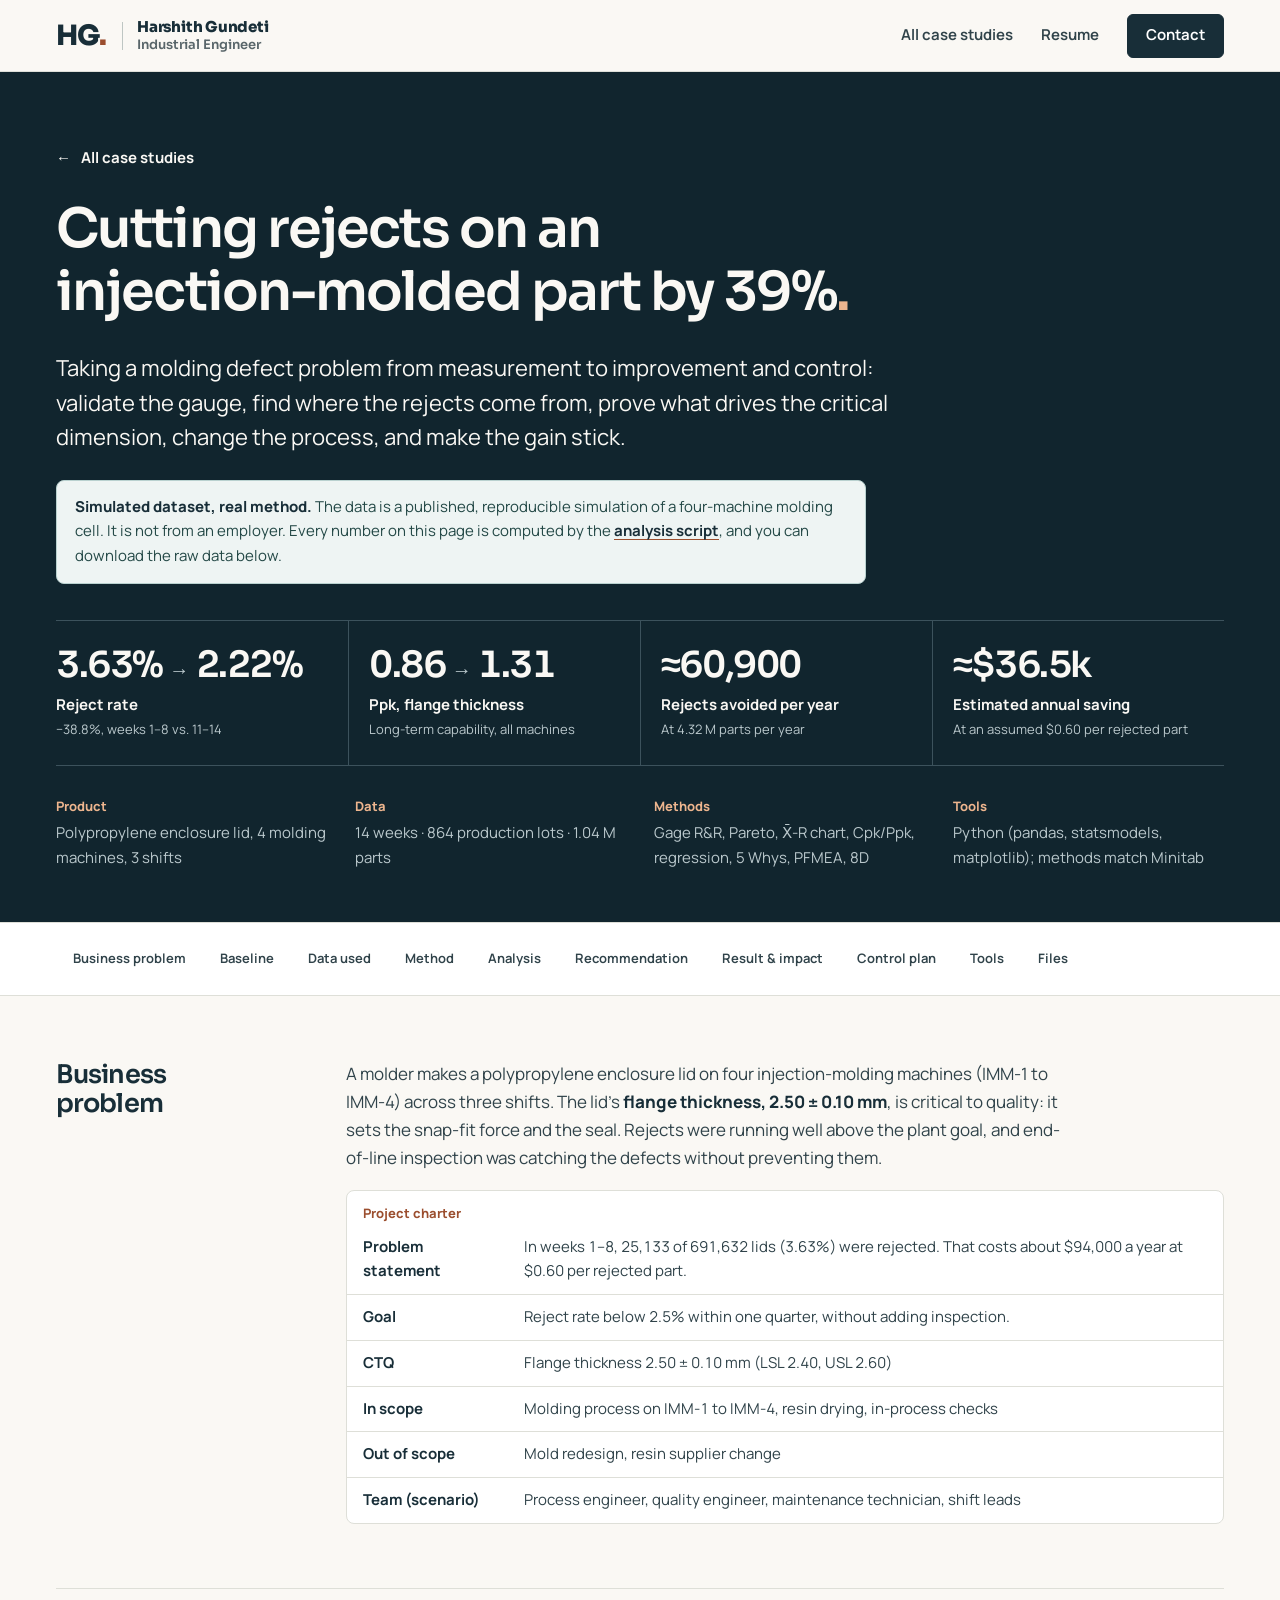
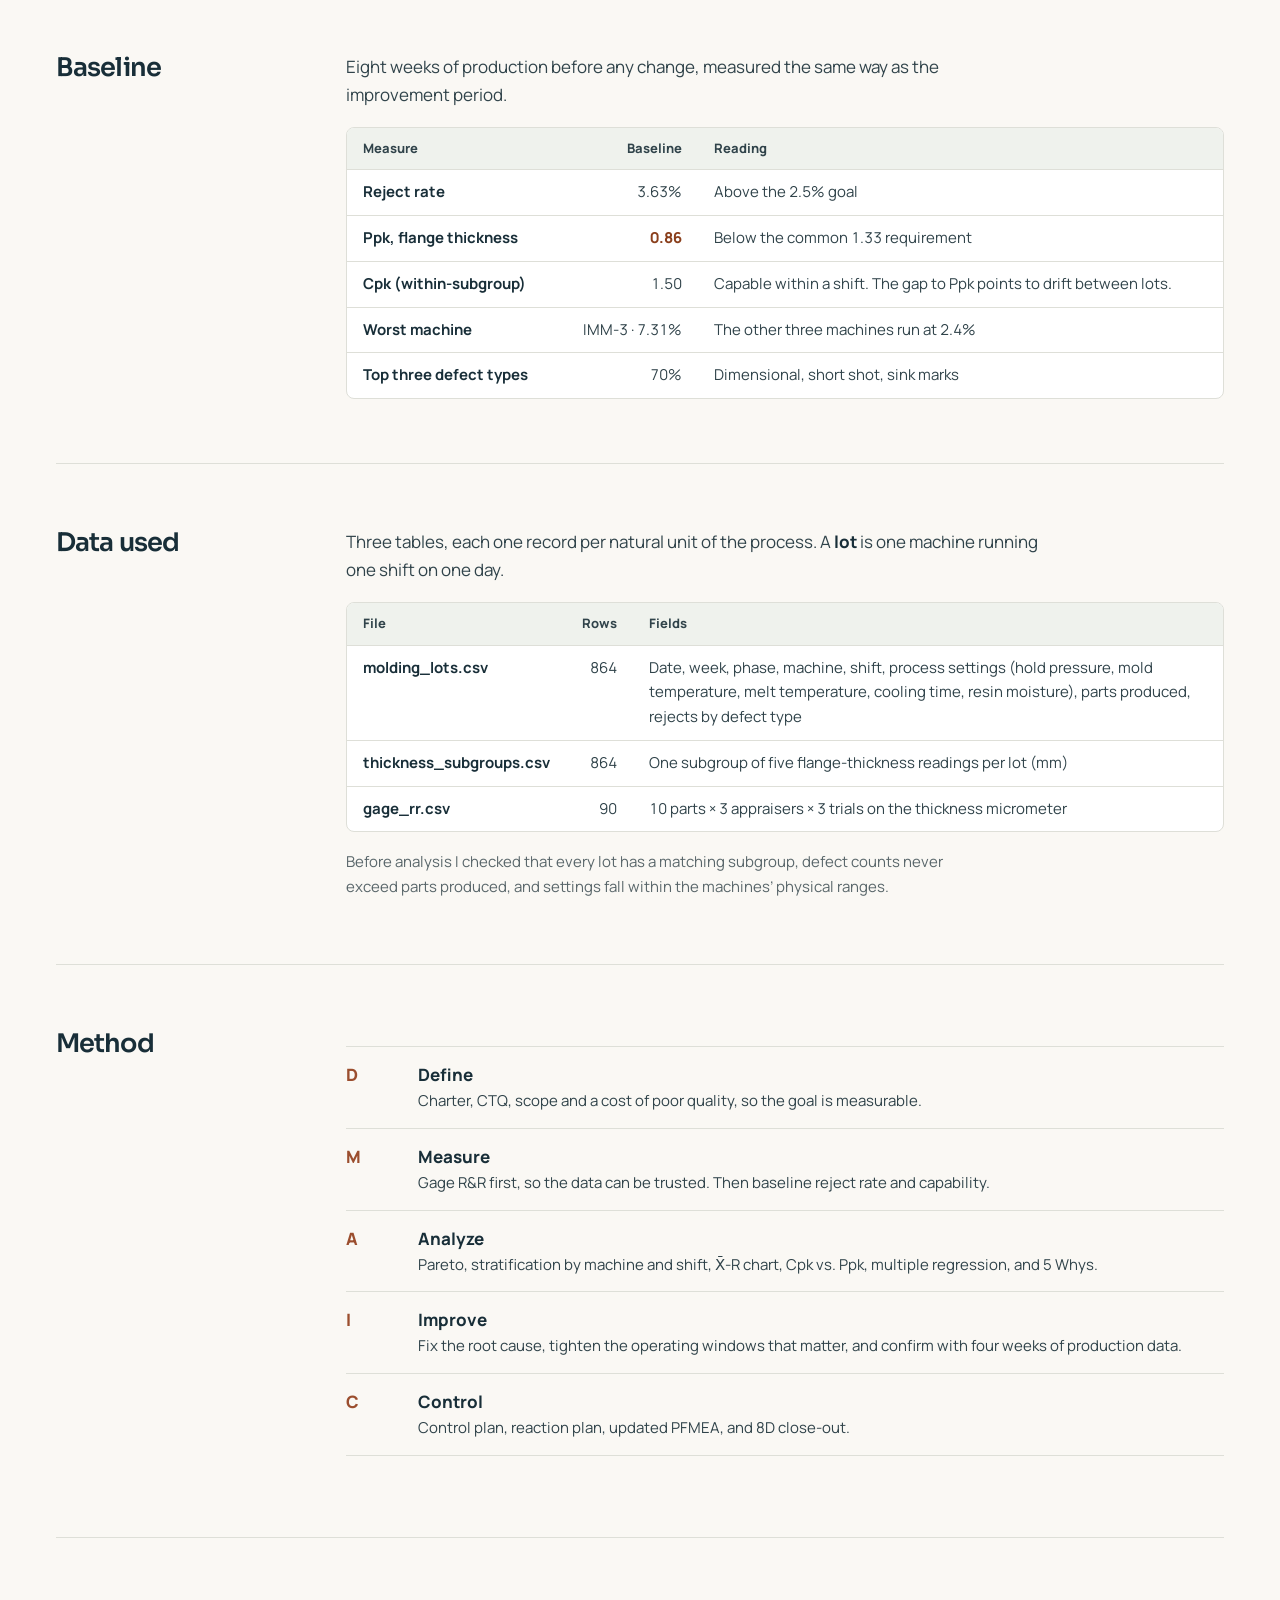
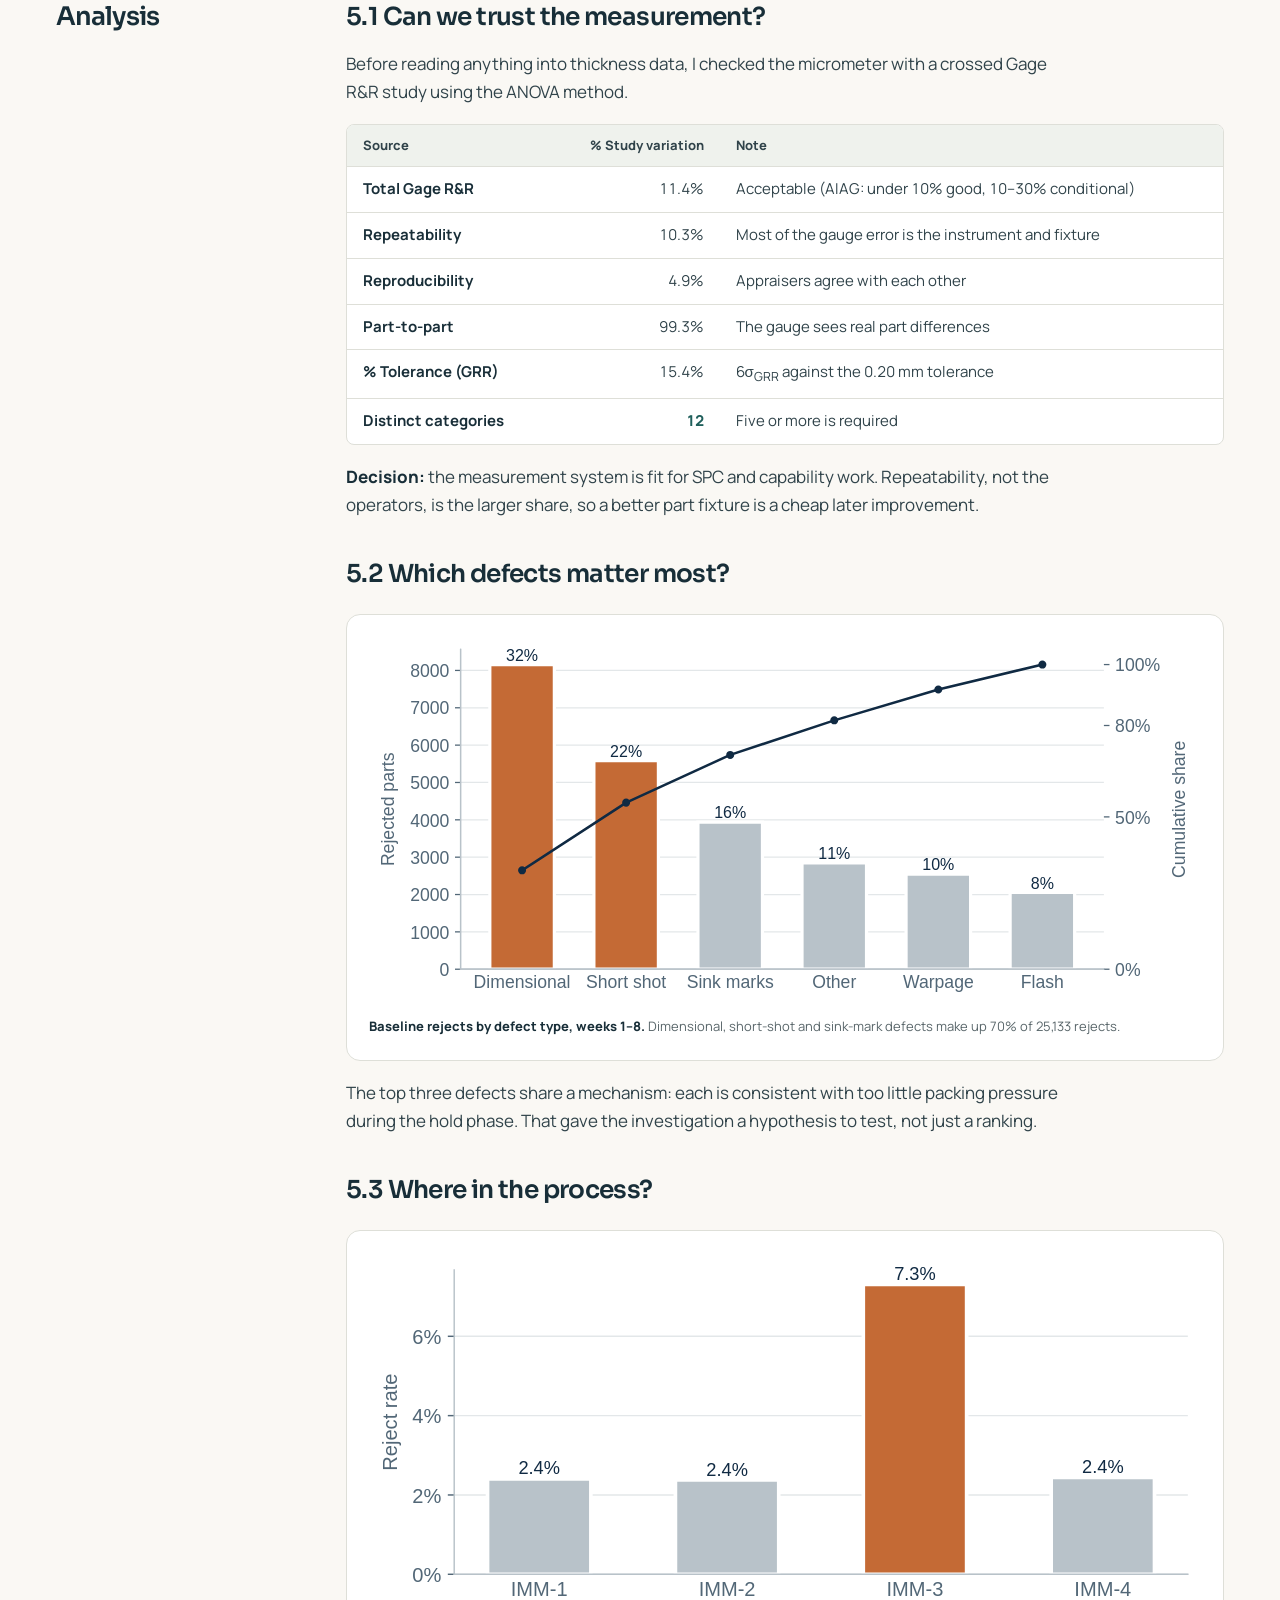
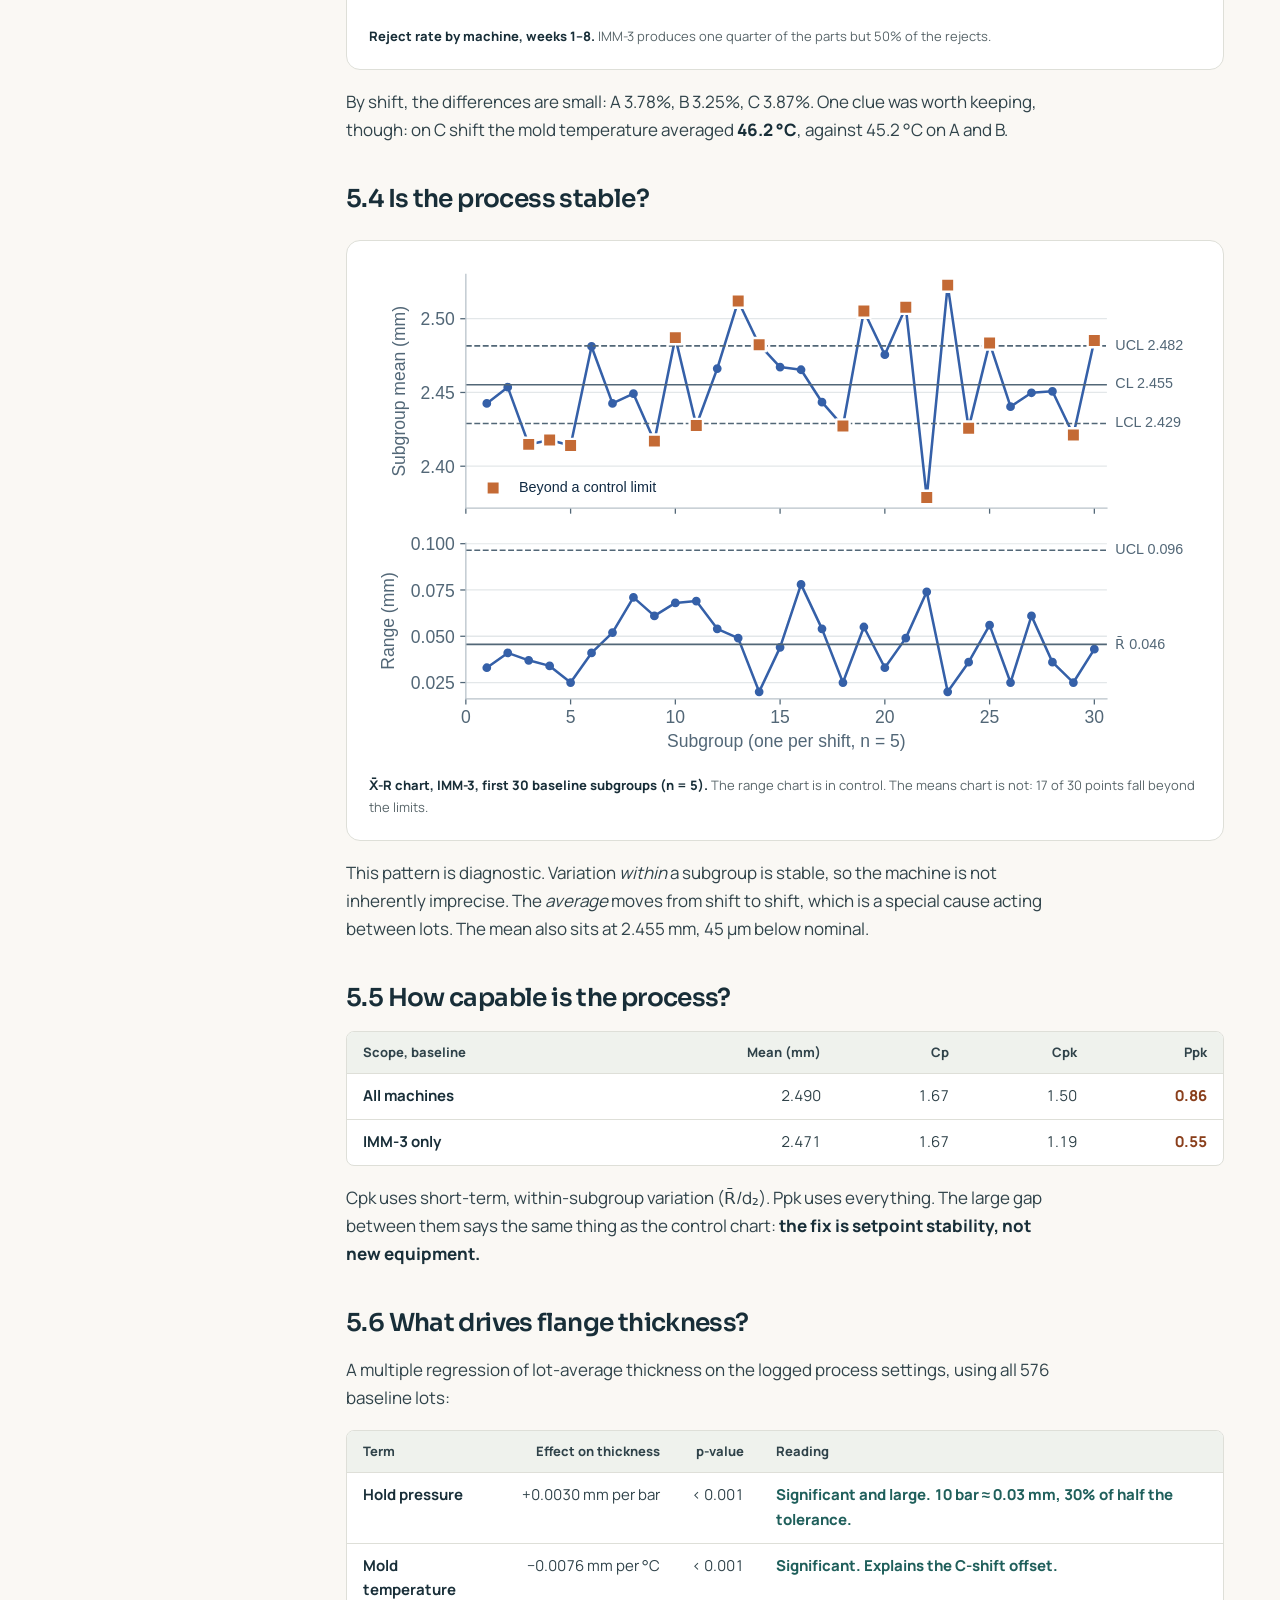
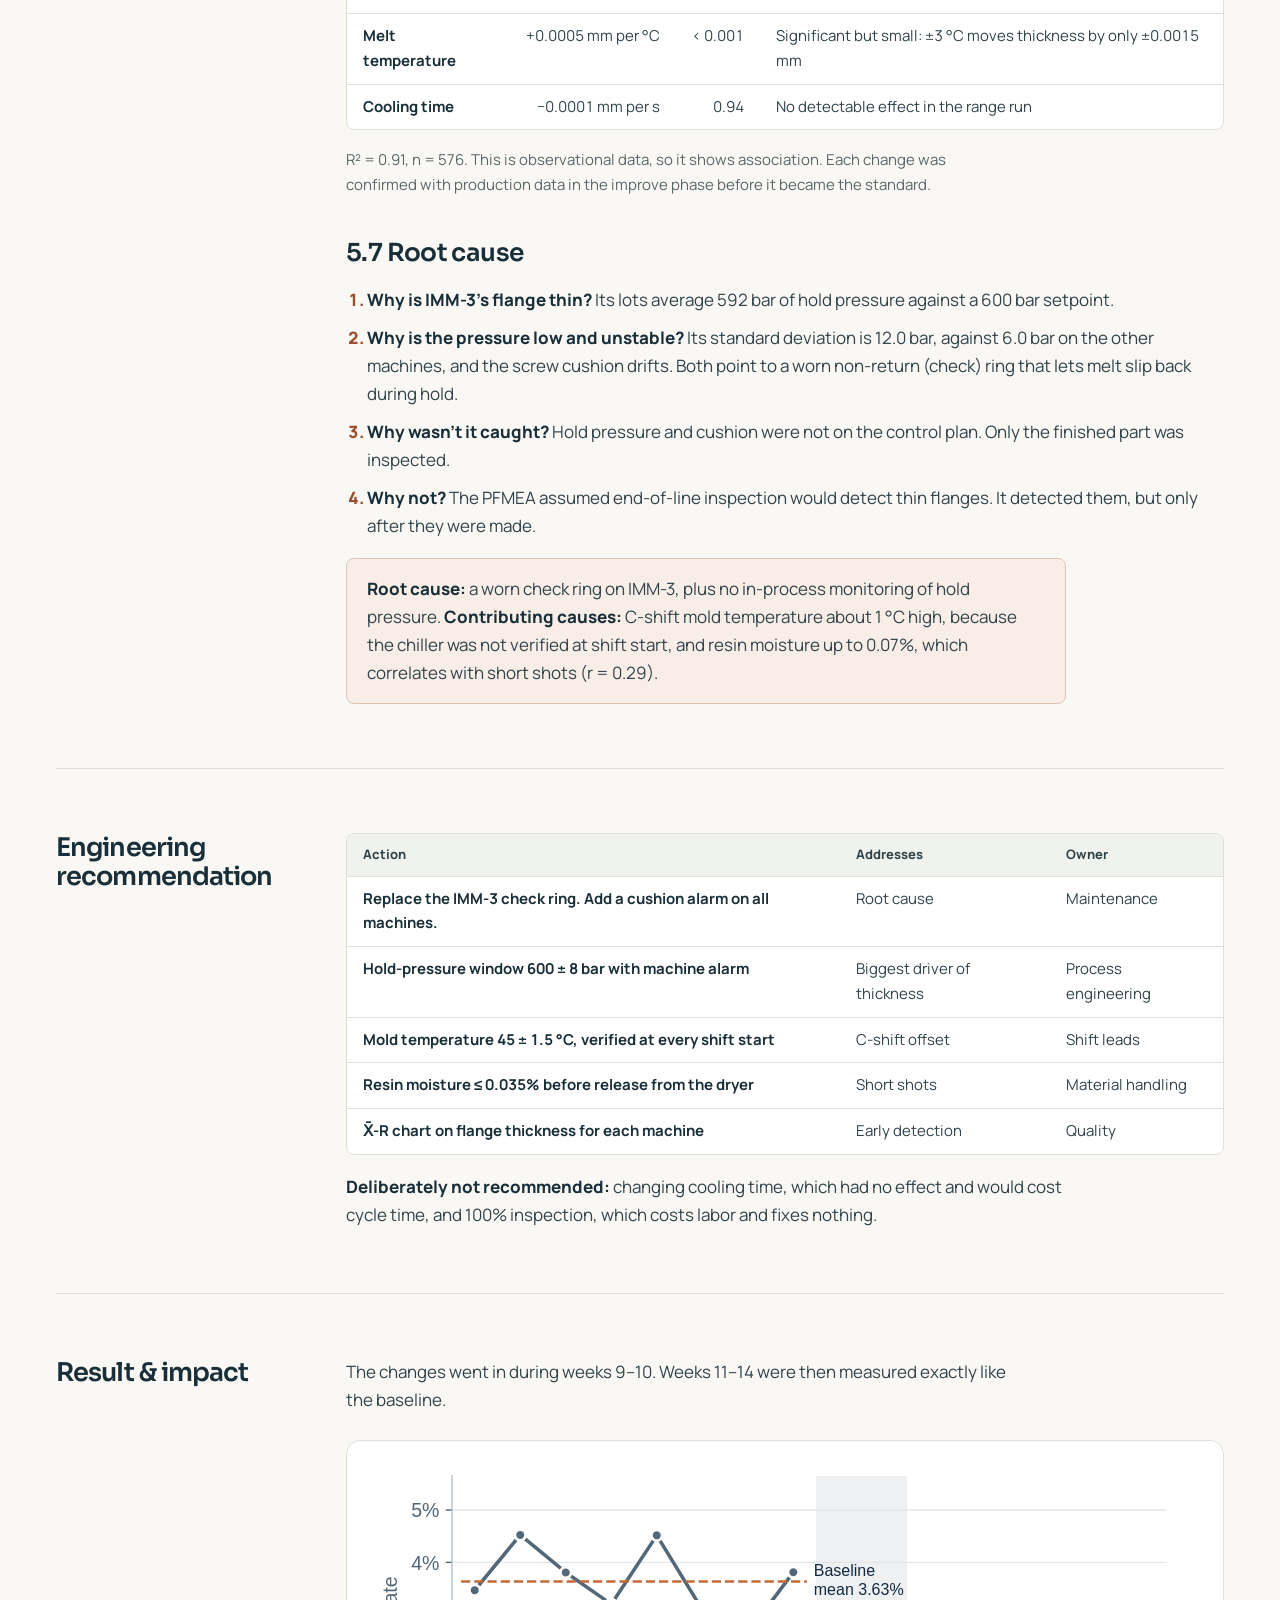
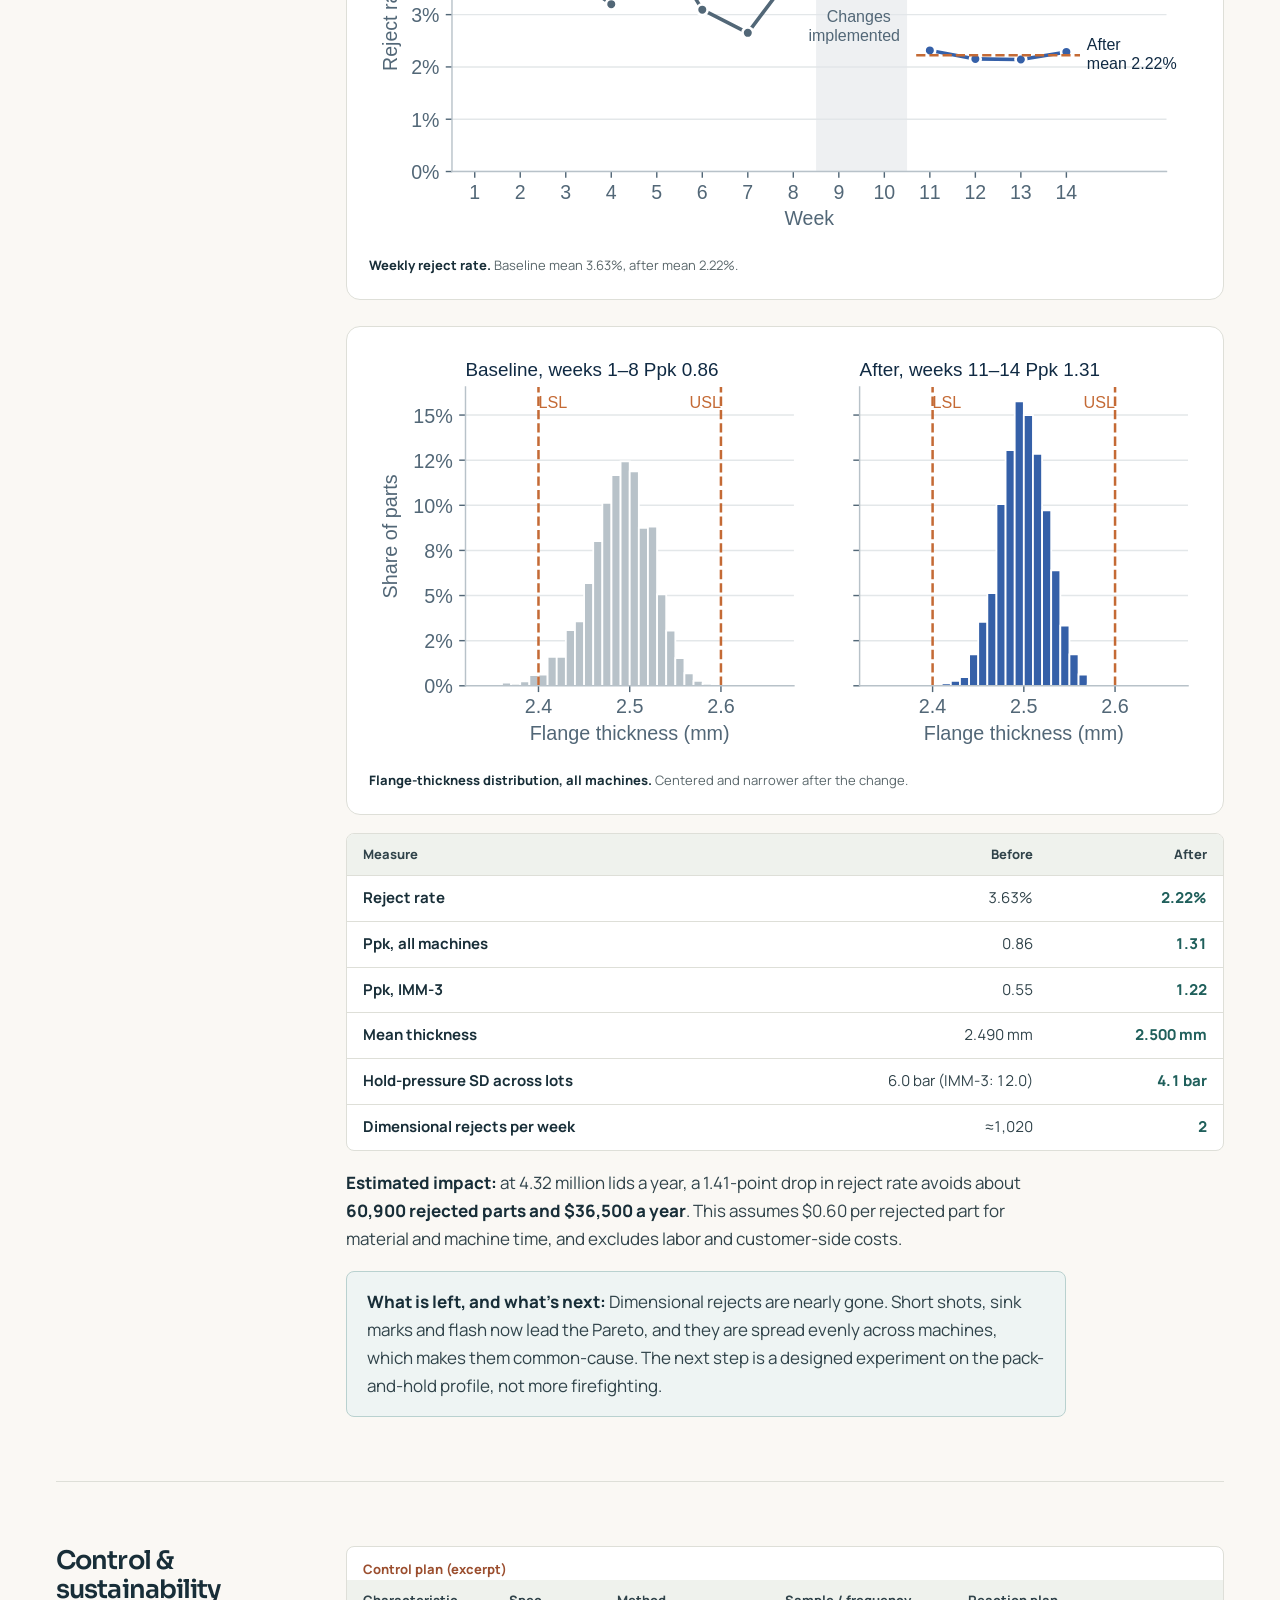
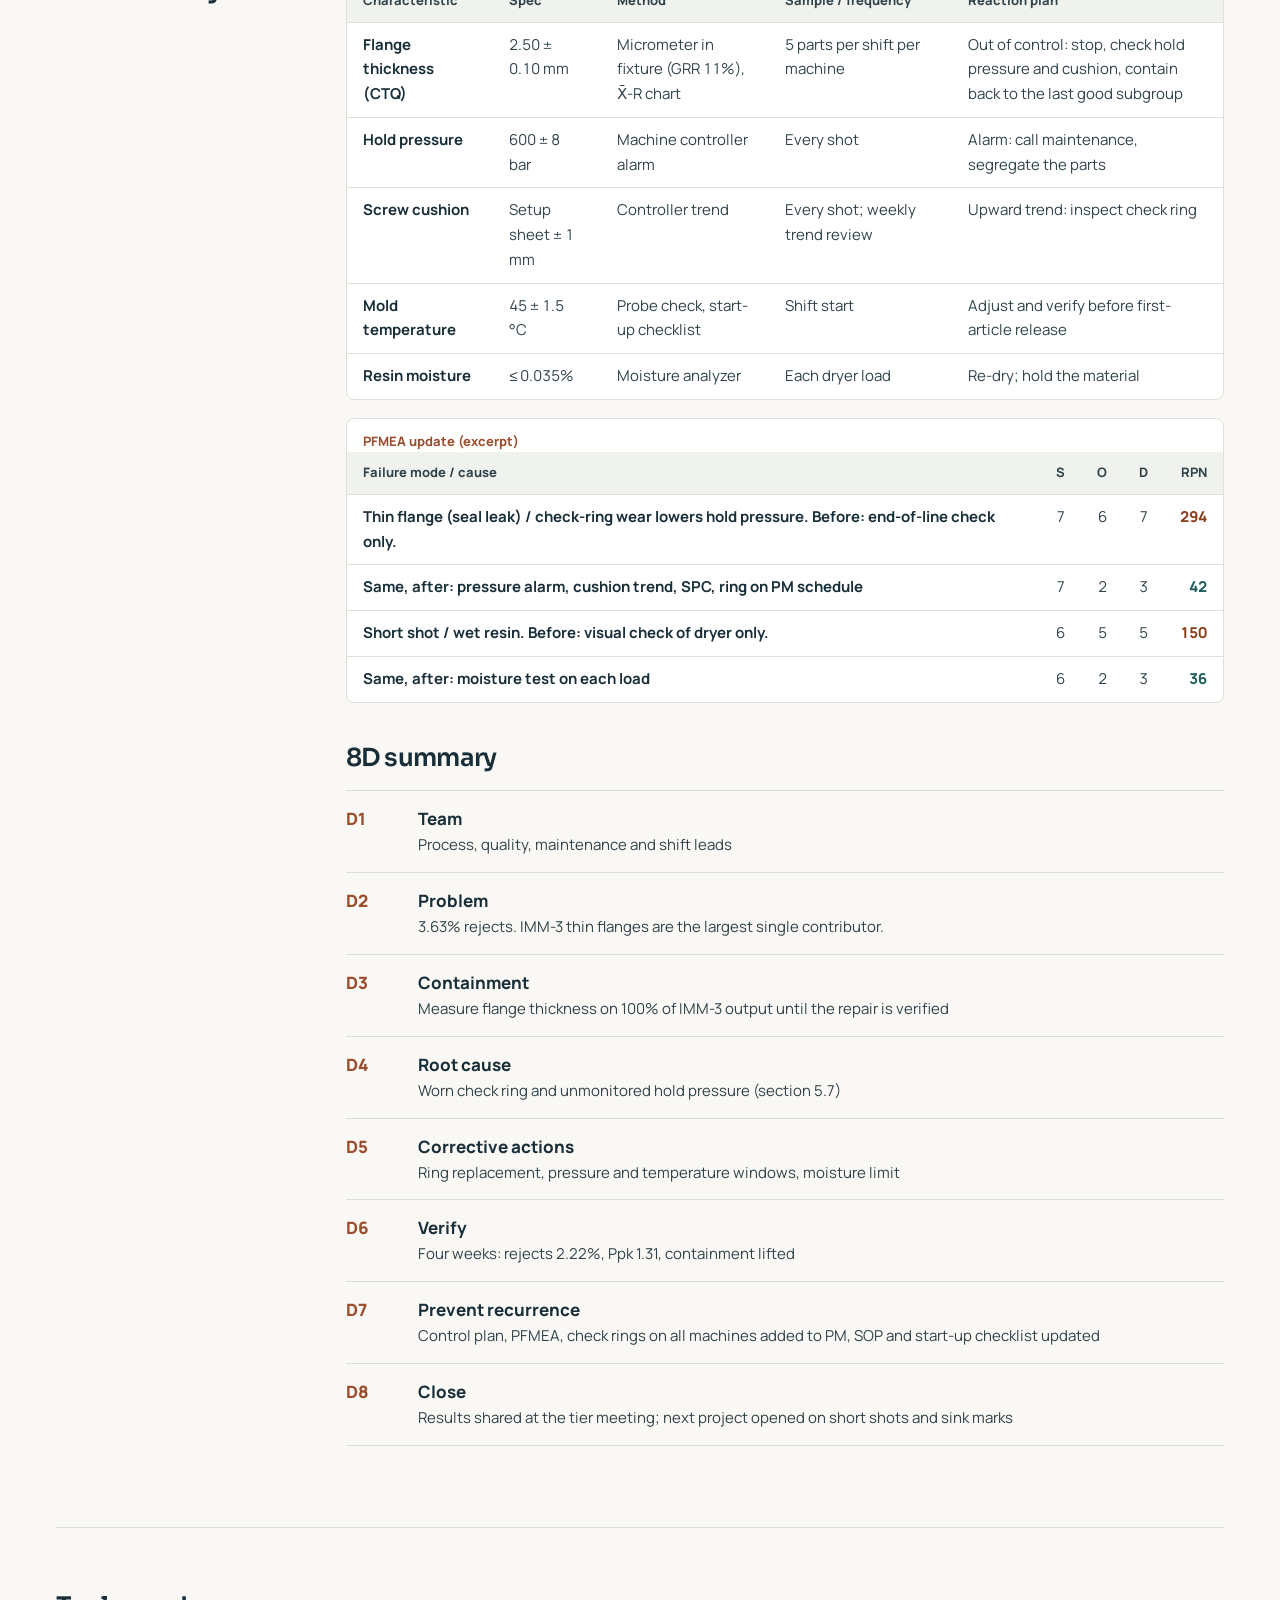
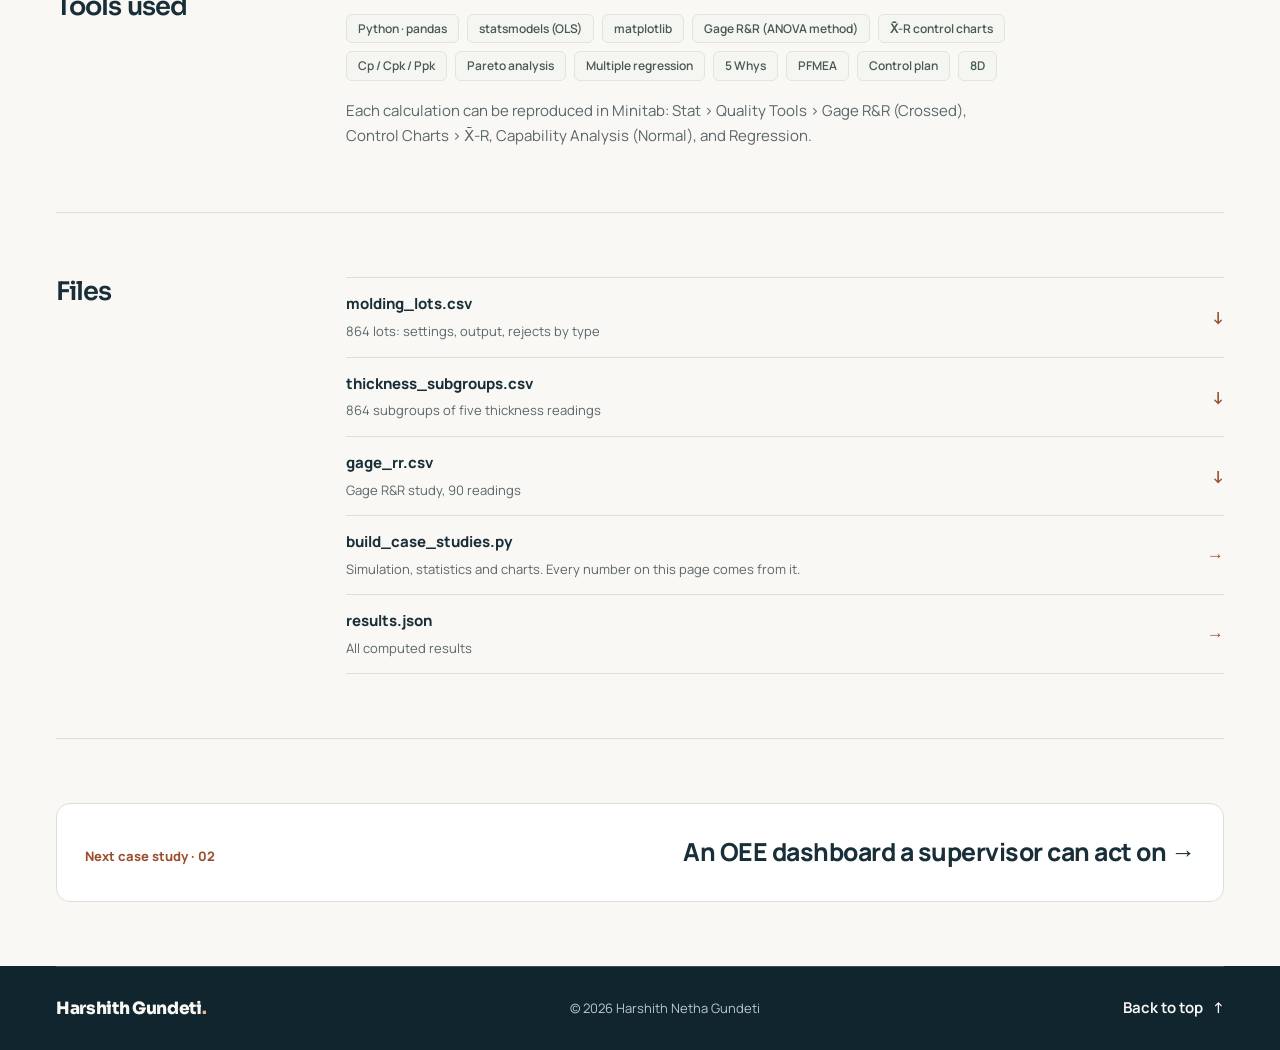
<file: harshith-portfolio/projects/defect-reduction.html>
<!doctype html>
<html lang="en">
<head>
  <meta charset="utf-8">
  <meta name="viewport" content="width=device-width, initial-scale=1, viewport-fit=cover">
  <meta name="theme-color" content="#faf8f4">
  <title>Defect Reduction &amp; SPC Case Study — Harshith Netha Gundeti</title>
  <meta name="description" content="A DMAIC case study on an injection-molded part: Gage R&R, Pareto, X-bar/R charts, capability, regression, root cause, control plan and 8D, on a published simulated dataset.">
  <link rel="icon" href="../assets/favicon.svg" type="image/svg+xml">
  <link rel="preload" href="../assets/fonts/manrope-latin.woff2" as="font" type="font/woff2" crossorigin>
  <link rel="preload" href="../assets/fonts/sora-latin.woff2" as="font" type="font/woff2" crossorigin>
  <link rel="stylesheet" href="../styles.css?v=20261025-evidence3">
  <script src="case-study.js?v=20261025-evidence3" defer></script>
</head>
<body class="case-page">
  <a class="skip-link" href="#main">Skip to content</a>
  <header class="site-header">
    <div class="container nav-inner">
      <a class="brand" href="../index.html" aria-label="Harshith Gundeti, home">
        <span class="brand-mark" aria-hidden="true">HG<span>.</span></span>
        <span class="brand-wordmark" aria-hidden="true">Harshith Gundeti<span>Industrial Engineer</span></span>
      </a>
      <nav class="case-nav" aria-label="Main">
        <a href="../index.html#projects">All case studies</a>
        <a href="../resume.pdf" download="Harshith_Gundeti_Resume.pdf">Resume</a>
        <a class="nav-contact" href="../index.html#contact">Contact</a>
      </nav>
    </div>
    <div class="reading-progress" aria-hidden="true"></div>
  </header>

  <main id="main" tabindex="-1">
    <section class="case-hero" aria-labelledby="case-title">
      <div class="container">
        <a class="back-link" href="../index.html#projects"><span aria-hidden="true">←</span> All case studies</a>
        <h1 id="case-title">Cutting rejects on an injection-molded part by 39%<span class="copper">.</span></h1>
        <p class="case-lead">Taking a molding defect problem from measurement to improvement and control: validate the gauge, find where the rejects come from, prove what drives the critical dimension, change the process, and make the gain stick.</p>
        <p class="sim-note"><span><strong>Simulated dataset, real method.</strong> The data is a published, reproducible simulation of a four-machine molding cell. It is not from an employer. Every number on this page is computed by the <a href="../analysis/build_case_studies.py">analysis script</a>, and you can download the raw data below.</span></p>
        <div class="stat-row">
          <p class="stat"><span class="stat-value">3.63% <small>→</small> 2.22%</span><span class="stat-label">Reject rate</span><span class="stat-sub">−38.8%, weeks 1–8 vs. 11–14</span></p>
          <p class="stat"><span class="stat-value">0.86 <small>→</small> 1.31</span><span class="stat-label">Ppk, flange thickness</span><span class="stat-sub">Long-term capability, all machines</span></p>
          <p class="stat"><span class="stat-value">≈60,900</span><span class="stat-label">Rejects avoided per year</span><span class="stat-sub">At 4.32 M parts per year</span></p>
          <p class="stat"><span class="stat-value">≈$36.5k</span><span class="stat-label">Estimated annual saving</span><span class="stat-sub">At an assumed $0.60 per rejected part</span></p>
        </div>
        <dl class="case-facts">
          <div><dt>Product</dt><dd>Polypropylene enclosure lid, 4 molding machines, 3 shifts</dd></div>
          <div><dt>Data</dt><dd>14 weeks · 864 production lots · 1.04 M parts</dd></div>
          <div><dt>Methods</dt><dd>Gage R&amp;R, Pareto, X̄-R chart, Cpk/Ppk, regression, 5 Whys, PFMEA, 8D</dd></div>
          <div><dt>Tools</dt><dd>Python (pandas, statsmodels, matplotlib); methods match Minitab</dd></div>
        </dl>
      </div>
    </section>

    <nav class="case-toc" aria-label="Case study sections">
      <div class="container">
        <ol>
          <li><a href="#problem">Business problem</a></li>
          <li><a href="#baseline">Baseline</a></li>
          <li><a href="#data">Data used</a></li>
          <li><a href="#method">Method</a></li>
          <li><a href="#analysis">Analysis</a></li>
          <li><a href="#recommendation">Recommendation</a></li>
          <li><a href="#result">Result &amp; impact</a></li>
          <li><a href="#control">Control plan</a></li>
          <li><a href="#tools">Tools</a></li>
          <li><a href="#files">Files</a></li>
        </ol>
      </div>
    </nav>

    <div class="container">
      <section class="case-section" id="problem" aria-labelledby="problem-title">
        <header><h2 id="problem-title">Business problem</h2></header>
        <div class="case-body">
          <p>A molder makes a polypropylene enclosure lid on four injection-molding machines (IMM-1 to IMM-4) across three shifts. The lid’s <strong>flange thickness, 2.50 ± 0.10 mm</strong>, is critical to quality: it sets the snap-fit force and the seal. Rejects were running well above the plant goal, and end-of-line inspection was catching the defects without preventing them.</p>
          <div class="table-wrap" tabindex="0">
            <table class="data-table">
              <caption>Project charter</caption>
              <tbody>
                <tr><th scope="row">Problem statement</th><td>In weeks 1–8, 25,133 of 691,632 lids (3.63%) were rejected. That costs about $94,000 a year at $0.60 per rejected part.</td></tr>
                <tr><th scope="row">Goal</th><td>Reject rate below 2.5% within one quarter, without adding inspection.</td></tr>
                <tr><th scope="row">CTQ</th><td>Flange thickness 2.50 ± 0.10 mm (LSL 2.40, USL 2.60)</td></tr>
                <tr><th scope="row">In scope</th><td>Molding process on IMM-1 to IMM-4, resin drying, in-process checks</td></tr>
                <tr><th scope="row">Out of scope</th><td>Mold redesign, resin supplier change</td></tr>
                <tr><th scope="row">Team (scenario)</th><td>Process engineer, quality engineer, maintenance technician, shift leads</td></tr>
              </tbody>
            </table>
          </div>
        </div>
      </section>

      <section class="case-section" id="baseline" aria-labelledby="baseline-title">
        <header><h2 id="baseline-title">Baseline</h2></header>
        <div class="case-body">
          <p>Eight weeks of production before any change, measured the same way as the improvement period.</p>
          <div class="table-wrap" tabindex="0">
            <table class="data-table">
              <thead><tr><th scope="col">Measure</th><th scope="col" class="num">Baseline</th><th scope="col">Reading</th></tr></thead>
              <tbody>
                <tr><th scope="row">Reject rate</th><td class="num">3.63%</td><td>Above the 2.5% goal</td></tr>
                <tr><th scope="row">Ppk, flange thickness</th><td class="num bad">0.86</td><td>Below the common 1.33 requirement</td></tr>
                <tr><th scope="row">Cpk (within-subgroup)</th><td class="num">1.50</td><td>Capable within a shift. The gap to Ppk points to drift between lots.</td></tr>
                <tr><th scope="row">Worst machine</th><td class="num">IMM-3 · 7.31%</td><td>The other three machines run at 2.4%</td></tr>
                <tr><th scope="row">Top three defect types</th><td class="num">70%</td><td>Dimensional, short shot, sink marks</td></tr>
              </tbody>
            </table>
          </div>
        </div>
      </section>

      <section class="case-section" id="data" aria-labelledby="data-title">
        <header><h2 id="data-title">Data used</h2></header>
        <div class="case-body">
          <p>Three tables, each one record per natural unit of the process. A <strong>lot</strong> is one machine running one shift on one day.</p>
          <div class="table-wrap" tabindex="0">
            <table class="data-table">
              <thead><tr><th scope="col">File</th><th scope="col" class="num">Rows</th><th scope="col">Fields</th></tr></thead>
              <tbody>
                <tr><th scope="row">molding_lots.csv</th><td class="num">864</td><td>Date, week, phase, machine, shift, process settings (hold pressure, mold temperature, melt temperature, cooling time, resin moisture), parts produced, rejects by defect type</td></tr>
                <tr><th scope="row">thickness_subgroups.csv</th><td class="num">864</td><td>One subgroup of five flange-thickness readings per lot (mm)</td></tr>
                <tr><th scope="row">gage_rr.csv</th><td class="num">90</td><td>10 parts × 3 appraisers × 3 trials on the thickness micrometer</td></tr>
              </tbody>
            </table>
          </div>
          <p class="muted">Before analysis I checked that every lot has a matching subgroup, defect counts never exceed parts produced, and settings fall within the machines’ physical ranges.</p>
        </div>
      </section>

      <section class="case-section" id="method" aria-labelledby="method-title">
        <header><h2 id="method-title">Method</h2></header>
        <div class="case-body">
          <dl class="d-list">
            <div><dt>D</dt><dd><strong>Define</strong>Charter, CTQ, scope and a cost of poor quality, so the goal is measurable.</dd></div>
            <div><dt>M</dt><dd><strong>Measure</strong>Gage R&amp;R first, so the data can be trusted. Then baseline reject rate and capability.</dd></div>
            <div><dt>A</dt><dd><strong>Analyze</strong>Pareto, stratification by machine and shift, X̄-R chart, Cpk vs. Ppk, multiple regression, and 5 Whys.</dd></div>
            <div><dt>I</dt><dd><strong>Improve</strong>Fix the root cause, tighten the operating windows that matter, and confirm with four weeks of production data.</dd></div>
            <div><dt>C</dt><dd><strong>Control</strong>Control plan, reaction plan, updated PFMEA, and 8D close-out.</dd></div>
          </dl>
        </div>
      </section>

      <section class="case-section" id="analysis" aria-labelledby="analysis-title">
        <header><h2 id="analysis-title">Analysis</h2></header>
        <div class="case-body">
          <h3>5.1 Can we trust the measurement?</h3>
          <p>Before reading anything into thickness data, I checked the micrometer with a crossed Gage R&amp;R study using the ANOVA method.</p>
          <div class="table-wrap" tabindex="0">
            <table class="data-table">
              <thead><tr><th scope="col">Source</th><th scope="col" class="num">% Study variation</th><th scope="col">Note</th></tr></thead>
              <tbody>
                <tr><th scope="row">Total Gage R&amp;R</th><td class="num">11.4%</td><td>Acceptable (AIAG: under 10% good, 10–30% conditional)</td></tr>
                <tr><th scope="row">Repeatability</th><td class="num">10.3%</td><td>Most of the gauge error is the instrument and fixture</td></tr>
                <tr><th scope="row">Reproducibility</th><td class="num">4.9%</td><td>Appraisers agree with each other</td></tr>
                <tr><th scope="row">Part-to-part</th><td class="num">99.3%</td><td>The gauge sees real part differences</td></tr>
                <tr><th scope="row">% Tolerance (GRR)</th><td class="num">15.4%</td><td>6σ<sub>GRR</sub> against the 0.20 mm tolerance</td></tr>
                <tr><th scope="row">Distinct categories</th><td class="num good">12</td><td>Five or more is required</td></tr>
              </tbody>
            </table>
          </div>
          <p><strong>Decision:</strong> the measurement system is fit for SPC and capability work. Repeatability, not the operators, is the larger share, so a better part fixture is a cheap later improvement.</p>

          <h3>5.2 Which defects matter most?</h3>
          <figure class="chart">
            <img src="charts/cs1-pareto.svg" width="720" height="360" loading="eager" alt="Pareto chart of baseline rejects. Dimensional 8,157 (32%), short shot 5,587 (22%), sink marks 3,938 (16%), other 2,848 (11%), warpage 2,545 (10%), flash 2,058 (8%). The first three make up 70% of rejects.">
            <figcaption><strong>Baseline rejects by defect type, weeks 1–8.</strong> Dimensional, short-shot and sink-mark defects make up 70% of 25,133 rejects.</figcaption>
          </figure>
          <p>The top three defects share a mechanism: each is consistent with too little packing pressure during the hold phase. That gave the investigation a hypothesis to test, not just a ranking.</p>

          <h3>5.3 Where in the process?</h3>
          <figure class="chart">
            <img src="charts/cs1-by-machine.svg" width="720" height="300" loading="eager" alt="Bar chart of baseline reject rate by machine: IMM-1 2.4%, IMM-2 2.4%, IMM-3 7.3%, IMM-4 2.4%. IMM-3 is highlighted.">
            <figcaption><strong>Reject rate by machine, weeks 1–8.</strong> IMM-3 produces one quarter of the parts but 50% of the rejects.</figcaption>
          </figure>
          <p>By shift, the differences are small: A 3.78%, B 3.25%, C 3.87%. One clue was worth keeping, though: on C shift the mold temperature averaged <strong>46.2 °C</strong>, against 45.2 °C on A and B.</p>

          <h3>5.4 Is the process stable?</h3>
          <figure class="chart">
            <img src="charts/cs1-xbar-r.svg" width="720" height="480" loading="eager" alt="X-bar and R chart for IMM-3, 30 subgroups of five. X-bar chart: center line 2.455 mm, UCL 2.482, LCL 2.429, with 17 of 30 subgroup means outside the limits. R chart: center 0.046 mm, UCL 0.096, all points inside.">
            <figcaption><strong>X̄-R chart, IMM-3, first 30 baseline subgroups (n = 5).</strong> The range chart is in control. The means chart is not: 17 of 30 points fall beyond the limits.</figcaption>
          </figure>
          <p>This pattern is diagnostic. Variation <em>within</em> a subgroup is stable, so the machine is not inherently imprecise. The <em>average</em> moves from shift to shift, which is a special cause acting between lots. The mean also sits at 2.455 mm, 45 µm below nominal.</p>

          <h3>5.5 How capable is the process?</h3>
          <div class="table-wrap" tabindex="0">
            <table class="data-table">
              <thead><tr><th scope="col">Scope, baseline</th><th scope="col" class="num">Mean (mm)</th><th scope="col" class="num">Cp</th><th scope="col" class="num">Cpk</th><th scope="col" class="num">Ppk</th></tr></thead>
              <tbody>
                <tr><th scope="row">All machines</th><td class="num">2.490</td><td class="num">1.67</td><td class="num">1.50</td><td class="num bad">0.86</td></tr>
                <tr><th scope="row">IMM-3 only</th><td class="num">2.471</td><td class="num">1.67</td><td class="num">1.19</td><td class="num bad">0.55</td></tr>
              </tbody>
            </table>
          </div>
          <p>Cpk uses short-term, within-subgroup variation (R̄/d₂). Ppk uses everything. The large gap between them says the same thing as the control chart: <strong>the fix is setpoint stability, not new equipment.</strong></p>

          <h3>5.6 What drives flange thickness?</h3>
          <p>A multiple regression of lot-average thickness on the logged process settings, using all 576 baseline lots:</p>
          <div class="table-wrap" tabindex="0">
            <table class="data-table">
              <thead><tr><th scope="col">Term</th><th scope="col" class="num">Effect on thickness</th><th scope="col" class="num">p-value</th><th scope="col">Reading</th></tr></thead>
              <tbody>
                <tr><th scope="row">Hold pressure</th><td class="num">+0.0030 mm per bar</td><td class="num">&lt; 0.001</td><td class="good">Significant and large. 10 bar ≈ 0.03 mm, 30% of half the tolerance.</td></tr>
                <tr><th scope="row">Mold temperature</th><td class="num">−0.0076 mm per °C</td><td class="num">&lt; 0.001</td><td class="good">Significant. Explains the C-shift offset.</td></tr>
                <tr><th scope="row">Melt temperature</th><td class="num">+0.0005 mm per °C</td><td class="num">&lt; 0.001</td><td>Significant but small: ±3 °C moves thickness by only ±0.0015 mm</td></tr>
                <tr><th scope="row">Cooling time</th><td class="num">−0.0001 mm per s</td><td class="num">0.94</td><td>No detectable effect in the range run</td></tr>
              </tbody>
            </table>
          </div>
          <p class="muted">R² = 0.91, n = 576. This is observational data, so it shows association. Each change was confirmed with production data in the improve phase before it became the standard.</p>

          <h3>5.7 Root cause</h3>
          <ol class="steps">
            <li><strong>Why is IMM-3’s flange thin?</strong> Its lots average 592 bar of hold pressure against a 600 bar setpoint.</li>
            <li><strong>Why is the pressure low and unstable?</strong> Its standard deviation is 12.0 bar, against 6.0 bar on the other machines, and the screw cushion drifts. Both point to a worn non-return (check) ring that lets melt slip back during hold.</li>
            <li><strong>Why wasn’t it caught?</strong> Hold pressure and cushion were not on the control plan. Only the finished part was inspected.</li>
            <li><strong>Why not?</strong> The PFMEA assumed end-of-line inspection would detect thin flanges. It detected them, but only after they were made.</li>
          </ol>
          <p class="callout"><strong>Root cause:</strong> a worn check ring on IMM-3, plus no in-process monitoring of hold pressure. <strong>Contributing causes:</strong> C-shift mold temperature about 1 °C high, because the chiller was not verified at shift start, and resin moisture up to 0.07%, which correlates with short shots (r = 0.29).</p>
        </div>
      </section>

      <section class="case-section" id="recommendation" aria-labelledby="recommendation-title">
        <header><h2 id="recommendation-title">Engineering recommendation</h2></header>
        <div class="case-body">
          <div class="table-wrap" tabindex="0">
            <table class="data-table">
              <thead><tr><th scope="col">Action</th><th scope="col">Addresses</th><th scope="col">Owner</th></tr></thead>
              <tbody>
                <tr><th scope="row">Replace the IMM-3 check ring. Add a cushion alarm on all machines.</th><td>Root cause</td><td>Maintenance</td></tr>
                <tr><th scope="row">Hold-pressure window 600 ± 8 bar with machine alarm</th><td>Biggest driver of thickness</td><td>Process engineering</td></tr>
                <tr><th scope="row">Mold temperature 45 ± 1.5 °C, verified at every shift start</th><td>C-shift offset</td><td>Shift leads</td></tr>
                <tr><th scope="row">Resin moisture ≤ 0.035% before release from the dryer</th><td>Short shots</td><td>Material handling</td></tr>
                <tr><th scope="row">X̄-R chart on flange thickness for each machine</th><td>Early detection</td><td>Quality</td></tr>
              </tbody>
            </table>
          </div>
          <p><strong>Deliberately not recommended:</strong> changing cooling time, which had no effect and would cost cycle time, and 100% inspection, which costs labor and fixes nothing.</p>
        </div>
      </section>

      <section class="case-section" id="result" aria-labelledby="result-title">
        <header><h2 id="result-title">Result &amp; impact</h2></header>
        <div class="case-body">
          <p>The changes went in during weeks 9–10. Weeks 11–14 were then measured exactly like the baseline.</p>
          <figure class="chart">
            <img src="charts/cs1-weekly.svg" width="720" height="300" loading="eager" alt="Weekly reject rate. Weeks 1 to 8 average 3.63%. Changes implemented in weeks 9 and 10. Weeks 11 to 14 average 2.22%.">
            <figcaption><strong>Weekly reject rate.</strong> Baseline mean 3.63%, after mean 2.22%.</figcaption>
          </figure>
          <figure class="chart">
            <img src="charts/cs1-capability.svg" width="720" height="300" loading="eager" alt="Two histograms of flange thickness with spec limits at 2.40 and 2.60 mm. Baseline is wide, skewed low, with a tail near the lower limit, Ppk 0.86. After is narrow and centered on 2.50 mm, Ppk 1.31.">
            <figcaption><strong>Flange-thickness distribution, all machines.</strong> Centered and narrower after the change.</figcaption>
          </figure>
          <div class="table-wrap" tabindex="0">
            <table class="data-table">
              <thead><tr><th scope="col">Measure</th><th scope="col" class="num">Before</th><th scope="col" class="num">After</th></tr></thead>
              <tbody>
                <tr><th scope="row">Reject rate</th><td class="num">3.63%</td><td class="num good">2.22%</td></tr>
                <tr><th scope="row">Ppk, all machines</th><td class="num">0.86</td><td class="num good">1.31</td></tr>
                <tr><th scope="row">Ppk, IMM-3</th><td class="num">0.55</td><td class="num good">1.22</td></tr>
                <tr><th scope="row">Mean thickness</th><td class="num">2.490 mm</td><td class="num good">2.500 mm</td></tr>
                <tr><th scope="row">Hold-pressure SD across lots</th><td class="num">6.0 bar (IMM-3: 12.0)</td><td class="num good">4.1 bar</td></tr>
                <tr><th scope="row">Dimensional rejects per week</th><td class="num">≈1,020</td><td class="num good">2</td></tr>
              </tbody>
            </table>
          </div>
          <p><strong>Estimated impact:</strong> at 4.32 million lids a year, a 1.41-point drop in reject rate avoids about <strong>60,900 rejected parts and $36,500 a year</strong>. This assumes $0.60 per rejected part for material and machine time, and excludes labor and customer-side costs.</p>
          <p class="callout quality"><strong>What is left, and what’s next:</strong> Dimensional rejects are nearly gone. Short shots, sink marks and flash now lead the Pareto, and they are spread evenly across machines, which makes them common-cause. The next step is a designed experiment on the pack-and-hold profile, not more firefighting.</p>
        </div>
      </section>

      <section class="case-section" id="control" aria-labelledby="control-title">
        <header><h2 id="control-title">Control &amp; sustainability</h2></header>
        <div class="case-body">
          <div class="table-wrap" tabindex="0">
            <table class="data-table">
              <caption>Control plan (excerpt)</caption>
              <thead><tr><th scope="col">Characteristic</th><th scope="col">Spec</th><th scope="col">Method</th><th scope="col">Sample / frequency</th><th scope="col">Reaction plan</th></tr></thead>
              <tbody>
                <tr><th scope="row">Flange thickness (CTQ)</th><td>2.50 ± 0.10 mm</td><td>Micrometer in fixture (GRR 11%), X̄-R chart</td><td>5 parts per shift per machine</td><td>Out of control: stop, check hold pressure and cushion, contain back to the last good subgroup</td></tr>
                <tr><th scope="row">Hold pressure</th><td>600 ± 8 bar</td><td>Machine controller alarm</td><td>Every shot</td><td>Alarm: call maintenance, segregate the parts</td></tr>
                <tr><th scope="row">Screw cushion</th><td>Setup sheet ± 1 mm</td><td>Controller trend</td><td>Every shot; weekly trend review</td><td>Upward trend: inspect check ring</td></tr>
                <tr><th scope="row">Mold temperature</th><td>45 ± 1.5 °C</td><td>Probe check, start-up checklist</td><td>Shift start</td><td>Adjust and verify before first-article release</td></tr>
                <tr><th scope="row">Resin moisture</th><td>≤ 0.035%</td><td>Moisture analyzer</td><td>Each dryer load</td><td>Re-dry; hold the material</td></tr>
              </tbody>
            </table>
          </div>

          <div class="table-wrap" tabindex="0">
            <table class="data-table">
              <caption>PFMEA update (excerpt)</caption>
              <thead><tr><th scope="col">Failure mode / cause</th><th scope="col" class="num">S</th><th scope="col" class="num">O</th><th scope="col" class="num">D</th><th scope="col" class="num">RPN</th></tr></thead>
              <tbody>
                <tr><th scope="row">Thin flange (seal leak) / check-ring wear lowers hold pressure. Before: end-of-line check only.</th><td class="num">7</td><td class="num">6</td><td class="num">7</td><td class="num bad">294</td></tr>
                <tr><th scope="row">Same, after: pressure alarm, cushion trend, SPC, ring on PM schedule</th><td class="num">7</td><td class="num">2</td><td class="num">3</td><td class="num good">42</td></tr>
                <tr><th scope="row">Short shot / wet resin. Before: visual check of dryer only.</th><td class="num">6</td><td class="num">5</td><td class="num">5</td><td class="num bad">150</td></tr>
                <tr><th scope="row">Same, after: moisture test on each load</th><td class="num">6</td><td class="num">2</td><td class="num">3</td><td class="num good">36</td></tr>
              </tbody>
            </table>
          </div>

          <h3>8D summary</h3>
          <dl class="d-list">
            <div><dt>D1</dt><dd><strong>Team</strong>Process, quality, maintenance and shift leads</dd></div>
            <div><dt>D2</dt><dd><strong>Problem</strong>3.63% rejects. IMM-3 thin flanges are the largest single contributor.</dd></div>
            <div><dt>D3</dt><dd><strong>Containment</strong>Measure flange thickness on 100% of IMM-3 output until the repair is verified</dd></div>
            <div><dt>D4</dt><dd><strong>Root cause</strong>Worn check ring and unmonitored hold pressure (section 5.7)</dd></div>
            <div><dt>D5</dt><dd><strong>Corrective actions</strong>Ring replacement, pressure and temperature windows, moisture limit</dd></div>
            <div><dt>D6</dt><dd><strong>Verify</strong>Four weeks: rejects 2.22%, Ppk 1.31, containment lifted</dd></div>
            <div><dt>D7</dt><dd><strong>Prevent recurrence</strong>Control plan, PFMEA, check rings on all machines added to PM, SOP and start-up checklist updated</dd></div>
            <div><dt>D8</dt><dd><strong>Close</strong>Results shared at the tier meeting; next project opened on short shots and sink marks</dd></div>
          </dl>
        </div>
      </section>

      <section class="case-section" id="tools" aria-labelledby="tools-title">
        <header><h2 id="tools-title">Tools used</h2></header>
        <div class="case-body">
          <ul class="tags" aria-label="Tools and methods">
            <li>Python · pandas</li><li>statsmodels (OLS)</li><li>matplotlib</li><li>Gage R&amp;R (ANOVA method)</li><li>X̄-R control charts</li><li>Cp / Cpk / Ppk</li><li>Pareto analysis</li><li>Multiple regression</li><li>5 Whys</li><li>PFMEA</li><li>Control plan</li><li>8D</li>
          </ul>
          <p class="muted">Each calculation can be reproduced in Minitab: Stat › Quality Tools › Gage R&amp;R (Crossed), Control Charts › X̄-R, Capability Analysis (Normal), and Regression.</p>
        </div>
      </section>

      <section class="case-section" id="files" aria-labelledby="files-title">
        <header><h2 id="files-title">Files</h2></header>
        <div class="case-body">
          <div class="file-list">
            <a href="../data/defect-reduction/molding_lots.csv" download><strong>molding_lots.csv</strong><span>864 lots: settings, output, rejects by type</span><b aria-hidden="true">↓</b></a>
            <a href="../data/defect-reduction/thickness_subgroups.csv" download><strong>thickness_subgroups.csv</strong><span>864 subgroups of five thickness readings</span><b aria-hidden="true">↓</b></a>
            <a href="../data/defect-reduction/gage_rr.csv" download><strong>gage_rr.csv</strong><span>Gage R&amp;R study, 90 readings</span><b aria-hidden="true">↓</b></a>
            <a href="../analysis/build_case_studies.py"><strong>build_case_studies.py</strong><span>Simulation, statistics and charts. Every number on this page comes from it.</span><b aria-hidden="true">→</b></a>
            <a href="../data/results.json"><strong>results.json</strong><span>All computed results</span><b aria-hidden="true">→</b></a>
          </div>
        </div>
      </section>
    </div>

    <nav class="container case-next" aria-label="Next case study">
      <a href="oee-dashboard.html"><span>Next case study · 02</span><strong>An OEE dashboard a supervisor can act on →</strong></a>
    </nav>
  </main>

  <footer class="site-footer">
    <div class="container footer-inner">
      <a href="../index.html" class="footer-brand">Harshith Gundeti<span>.</span></a>
      <p>© 2026 Harshith Netha Gundeti</p>
      <a href="#main" class="footer-top">Back to top <span aria-hidden="true">↑</span></a>
    </div>
  </footer>
</body>
</html>
</file>
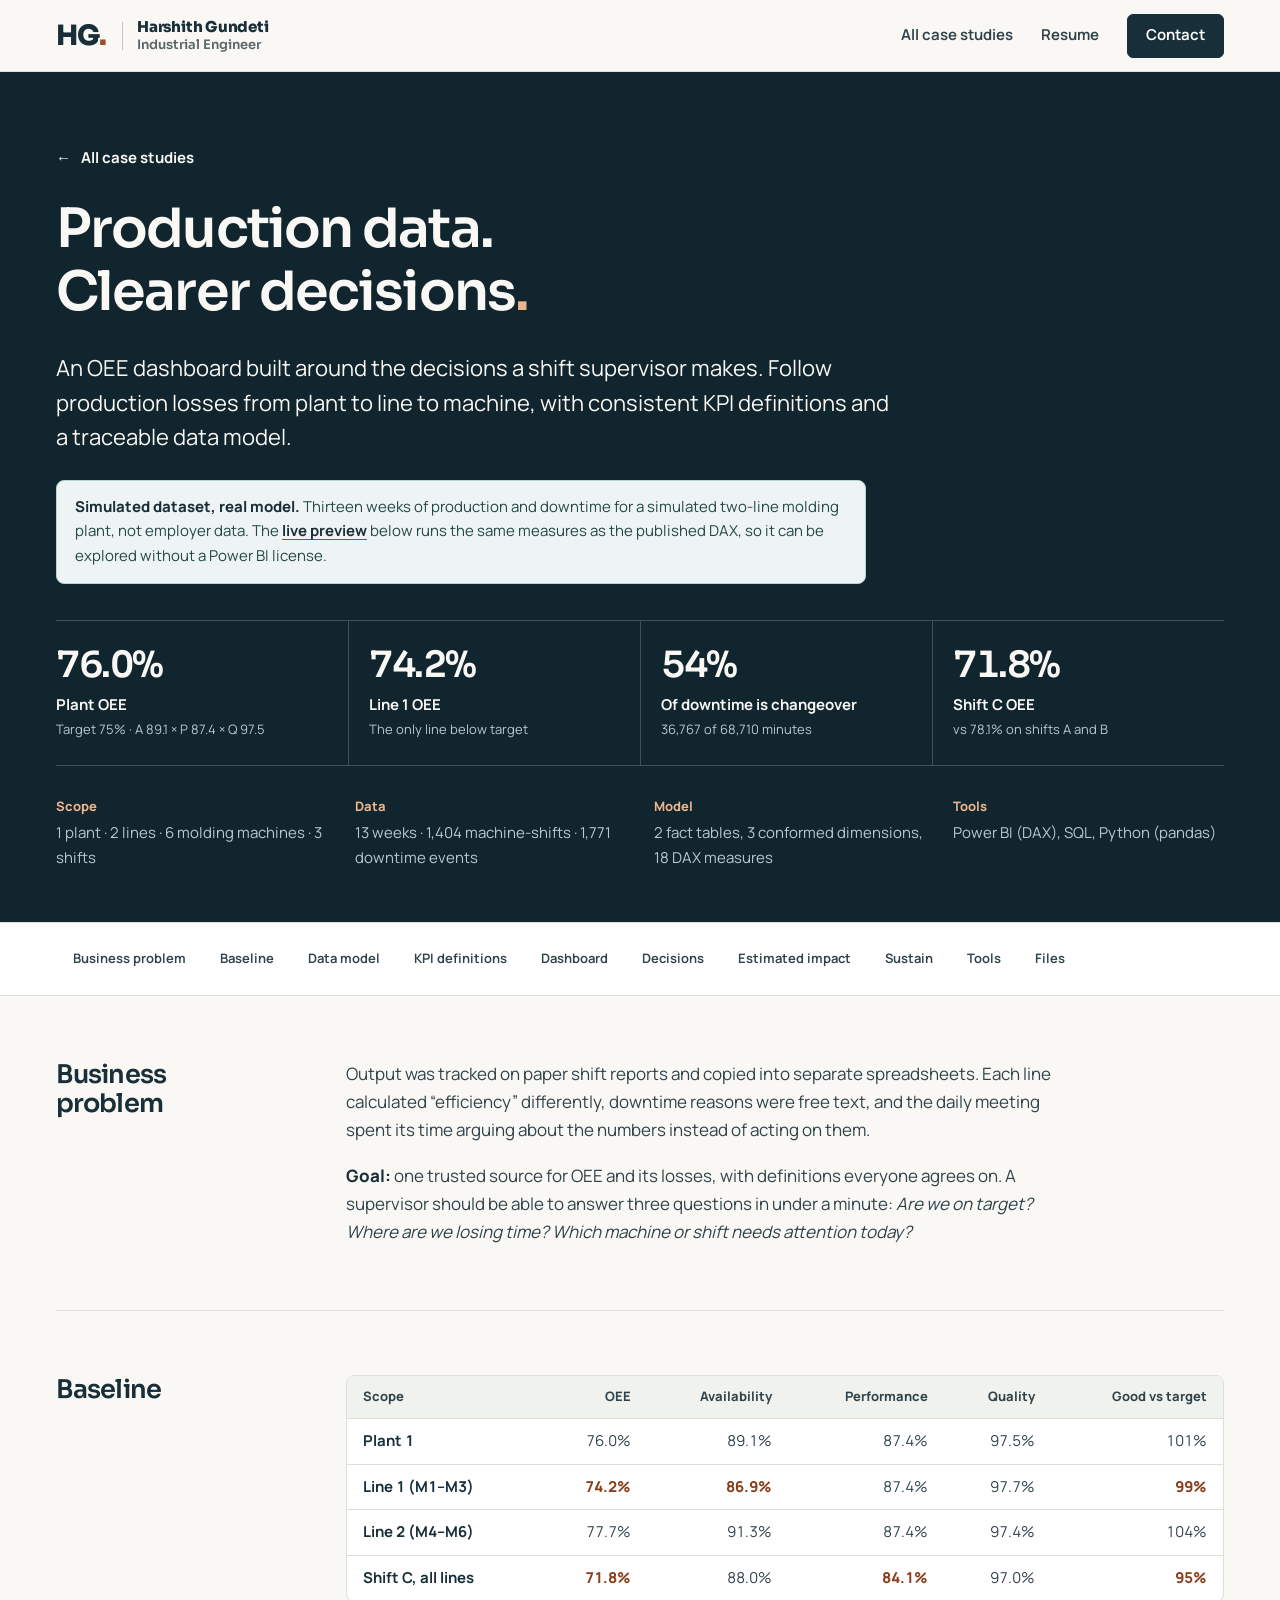
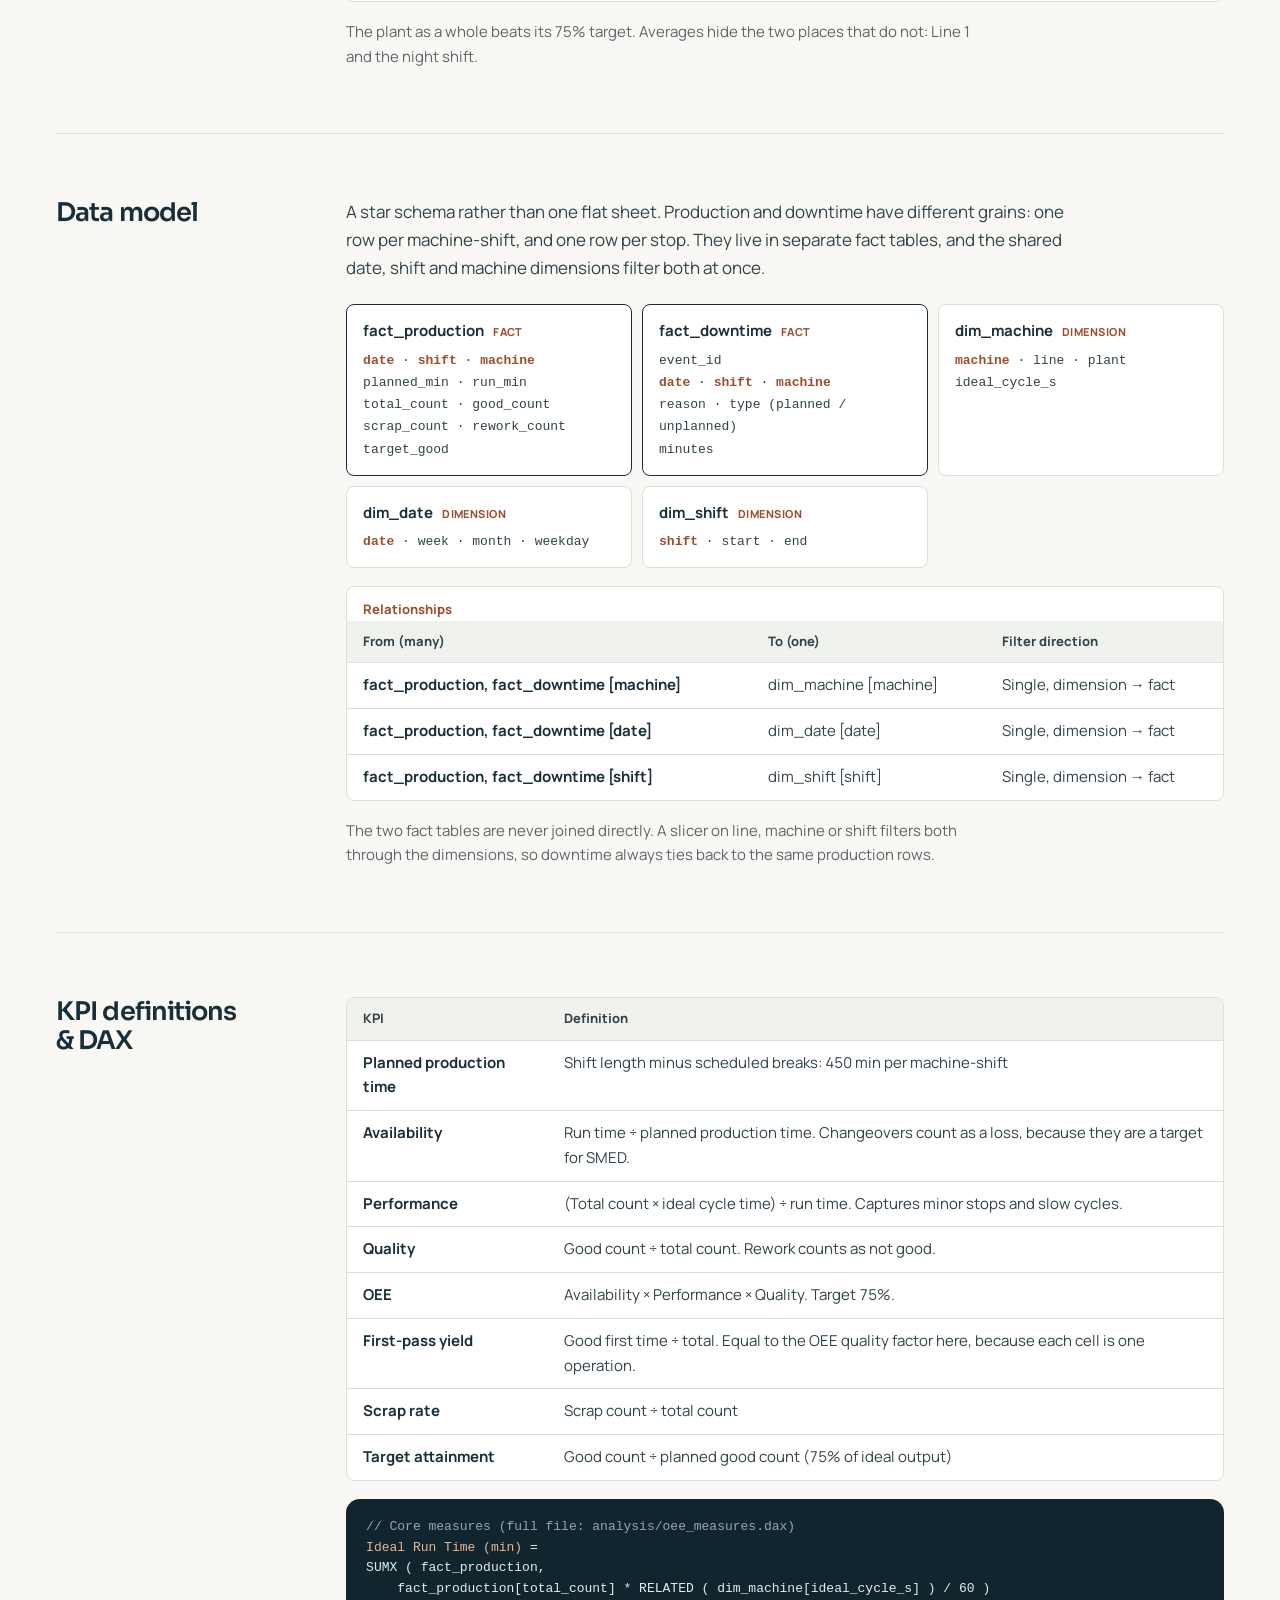
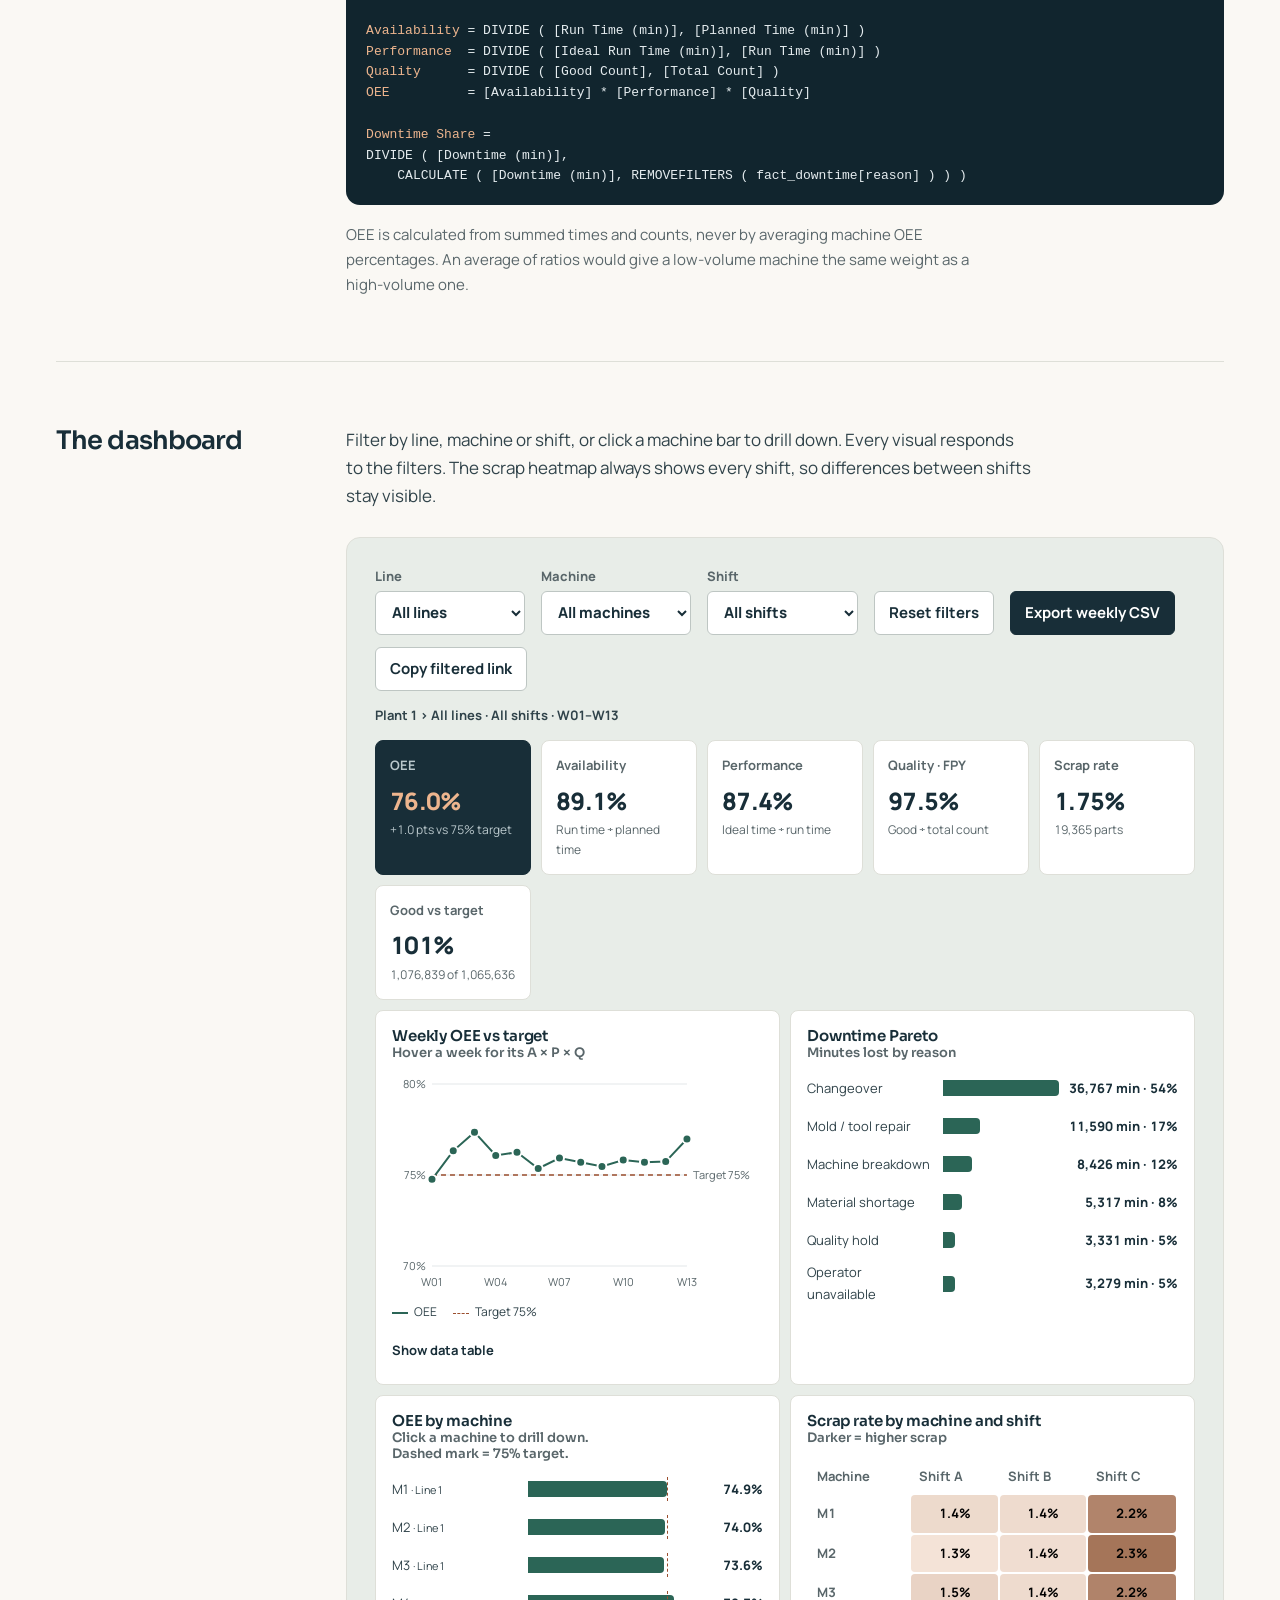
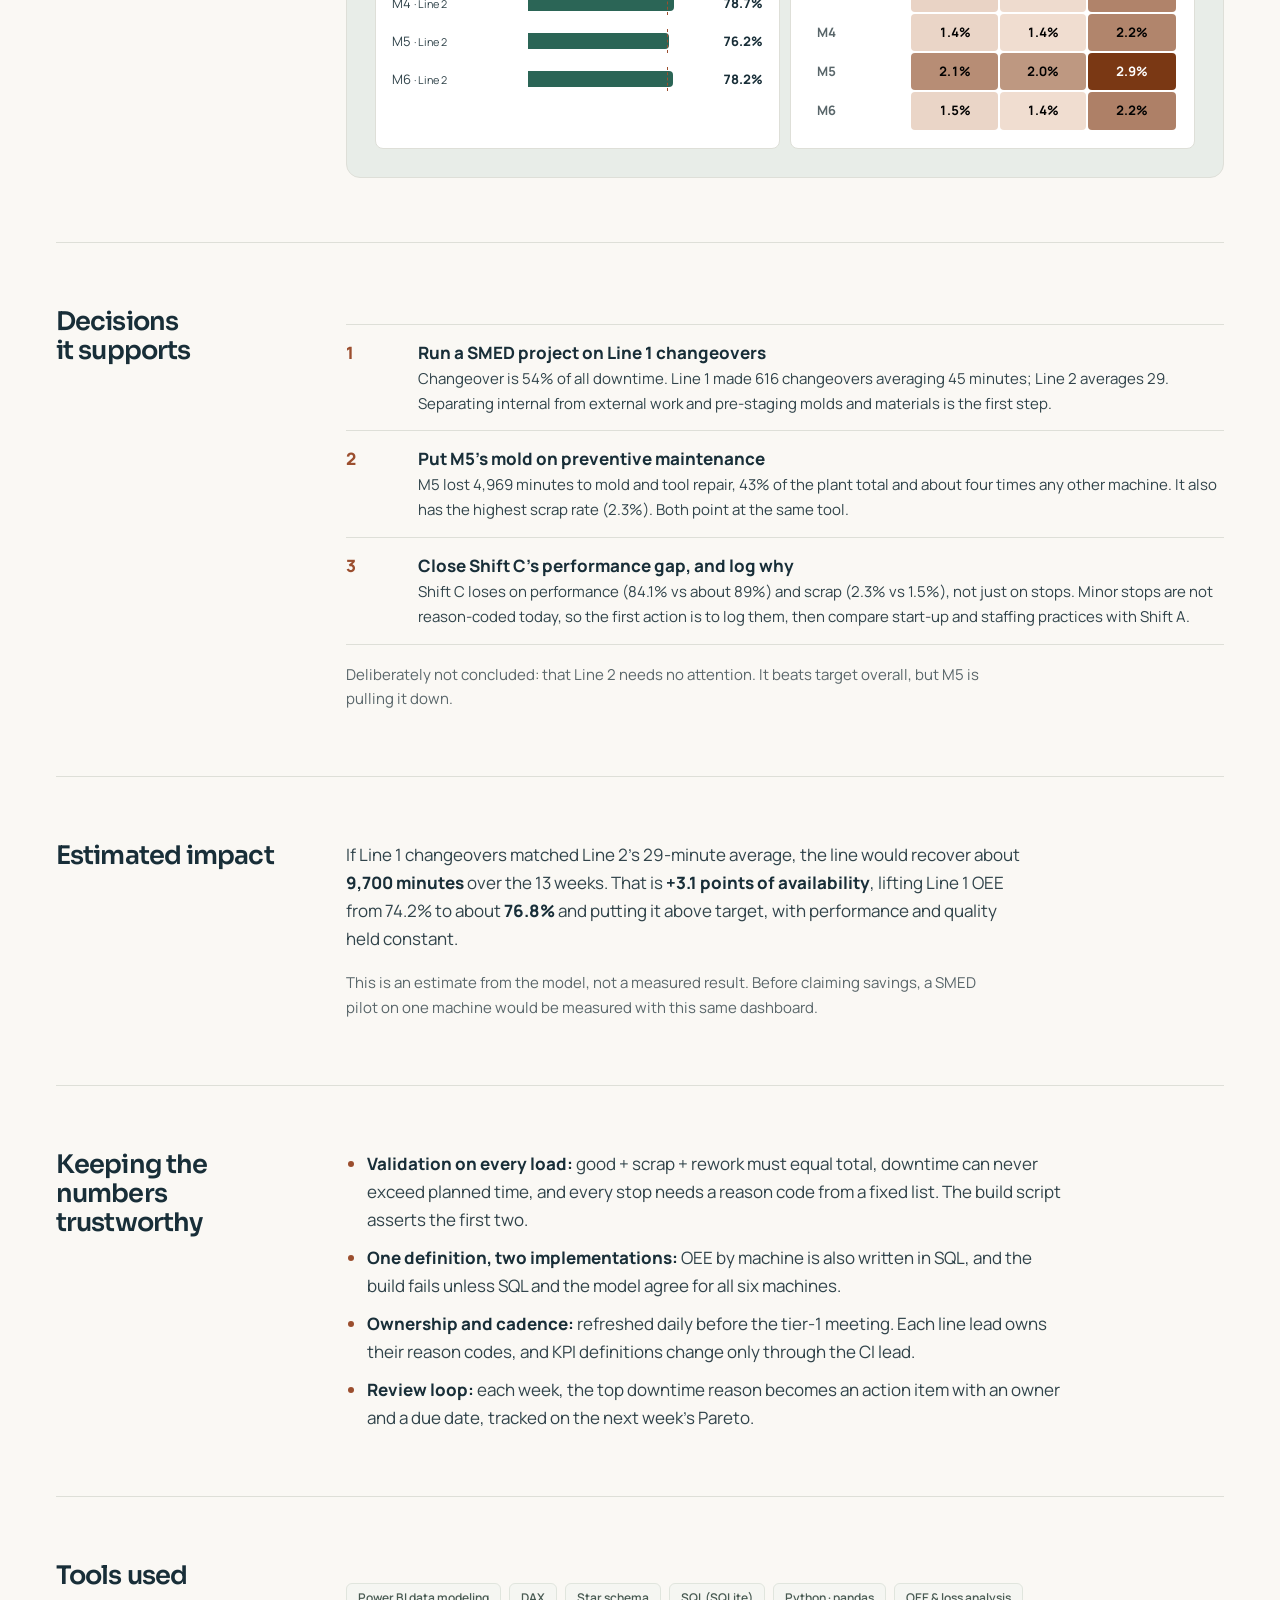
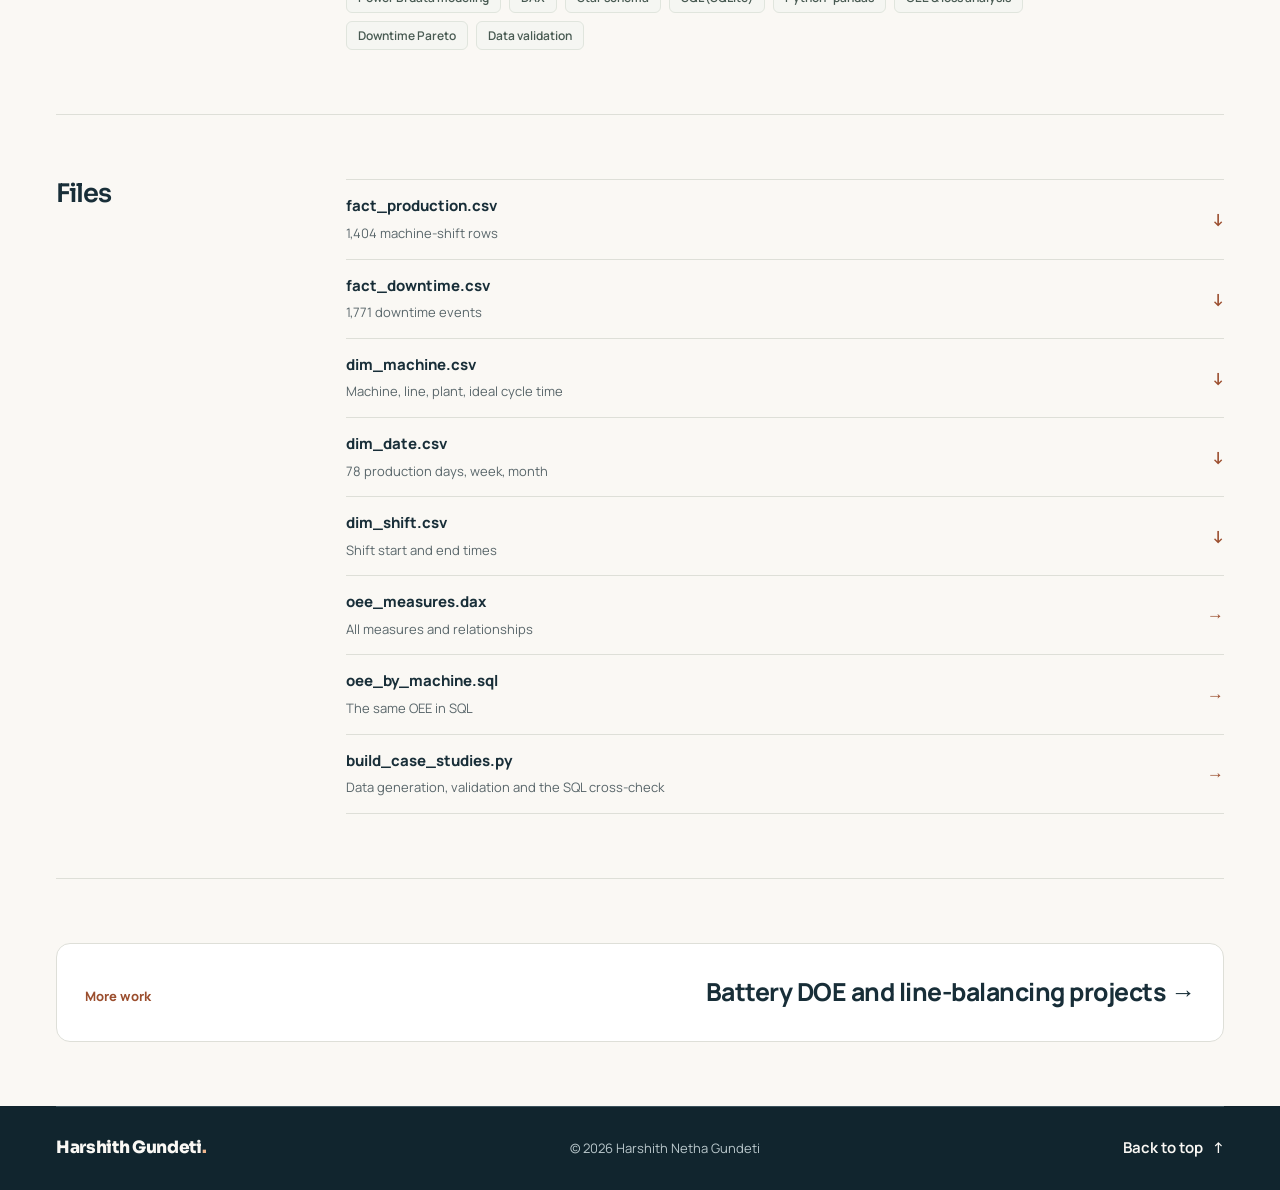
<file: harshith-portfolio/projects/oee-dashboard.html>
<!doctype html>
<html lang="en">
<head>
  <meta charset="utf-8">
  <meta name="viewport" content="width=device-width, initial-scale=1, viewport-fit=cover">
  <meta name="theme-color" content="#faf8f4">
  <title>OEE Dashboard Case Study — Harshith Netha Gundeti</title>
  <meta name="description" content="A Power BI OEE data model and dashboard for a two-line molding plant: star schema, DAX measures, SQL cross-check, KPI definitions, and the decisions a supervisor can make from it.">
  <link rel="icon" href="../assets/favicon.svg" type="image/svg+xml">
  <link rel="preload" href="../assets/fonts/manrope-latin.woff2" as="font" type="font/woff2" crossorigin>
  <link rel="preload" href="../assets/fonts/sora-latin.woff2" as="font" type="font/woff2" crossorigin>
  <link rel="stylesheet" href="../styles.css?v=20261025-evidence3">
  <script src="oee-data.js" defer></script>
  <script src="oee-dashboard.js?v=20261025-evidence3" defer></script>
  <script src="case-study.js?v=20261025-evidence3" defer></script>
</head>
<body class="case-page">
  <a class="skip-link" href="#main">Skip to content</a>
  <header class="site-header">
    <div class="container nav-inner">
      <a class="brand" href="../index.html" aria-label="Harshith Gundeti, home">
        <span class="brand-mark" aria-hidden="true">HG<span>.</span></span>
        <span class="brand-wordmark" aria-hidden="true">Harshith Gundeti<span>Industrial Engineer</span></span>
      </a>
      <nav class="case-nav" aria-label="Main">
        <a href="../index.html#projects">All case studies</a>
        <a href="../resume.pdf" download="Harshith_Gundeti_Resume.pdf">Resume</a>
        <a class="nav-contact" href="../index.html#contact">Contact</a>
      </nav>
    </div>
    <div class="reading-progress" aria-hidden="true"></div>
  </header>

  <main id="main" tabindex="-1">
    <section class="case-hero" aria-labelledby="case-title">
      <div class="container">
        <a class="back-link" href="../index.html#projects"><span aria-hidden="true">←</span> All case studies</a>
        <h1 id="case-title">Production data.<br>Clearer decisions<span class="copper">.</span></h1>
        <p class="case-lead">An OEE dashboard built around the decisions a shift supervisor makes. Follow production losses from plant to line to machine, with consistent KPI definitions and a traceable data model.</p>
        <p class="sim-note"><span><strong>Simulated dataset, real model.</strong> Thirteen weeks of production and downtime for a simulated two-line molding plant, not employer data. The <a href="#dashboard-title">live preview</a> below runs the same measures as the published DAX, so it can be explored without a Power BI license.</span></p>
        <div class="stat-row">
          <p class="stat"><span class="stat-value">76.0%</span><span class="stat-label">Plant OEE</span><span class="stat-sub">Target 75% · A 89.1 × P 87.4 × Q 97.5</span></p>
          <p class="stat"><span class="stat-value">74.2%</span><span class="stat-label">Line 1 OEE</span><span class="stat-sub">The only line below target</span></p>
          <p class="stat"><span class="stat-value">54%</span><span class="stat-label">Of downtime is changeover</span><span class="stat-sub">36,767 of 68,710 minutes</span></p>
          <p class="stat"><span class="stat-value">71.8%</span><span class="stat-label">Shift C OEE</span><span class="stat-sub">vs 78.1% on shifts A and B</span></p>
        </div>
        <dl class="case-facts">
          <div><dt>Scope</dt><dd>1 plant · 2 lines · 6 molding machines · 3 shifts</dd></div>
          <div><dt>Data</dt><dd>13 weeks · 1,404 machine-shifts · 1,771 downtime events</dd></div>
          <div><dt>Model</dt><dd>2 fact tables, 3 conformed dimensions, 18 DAX measures</dd></div>
          <div><dt>Tools</dt><dd>Power BI (DAX), SQL, Python (pandas)</dd></div>
        </dl>
      </div>
    </section>

    <nav class="case-toc" aria-label="Case study sections">
      <div class="container">
        <ol>
          <li><a href="#problem">Business problem</a></li>
          <li><a href="#baseline">Baseline</a></li>
          <li><a href="#data">Data model</a></li>
          <li><a href="#method">KPI definitions</a></li>
          <li><a href="#analysis">Dashboard</a></li>
          <li><a href="#recommendation">Decisions</a></li>
          <li><a href="#result">Estimated impact</a></li>
          <li><a href="#control">Sustain</a></li>
          <li><a href="#tools">Tools</a></li>
          <li><a href="#files">Files</a></li>
        </ol>
      </div>
    </nav>

    <div class="container">
      <section class="case-section" id="problem" aria-labelledby="problem-title">
        <header><h2 id="problem-title">Business problem</h2></header>
        <div class="case-body">
          <p>Output was tracked on paper shift reports and copied into separate spreadsheets. Each line calculated “efficiency” differently, downtime reasons were free text, and the daily meeting spent its time arguing about the numbers instead of acting on them.</p>
          <p><strong>Goal:</strong> one trusted source for OEE and its losses, with definitions everyone agrees on. A supervisor should be able to answer three questions in under a minute: <em>Are we on target? Where are we losing time? Which machine or shift needs attention today?</em></p>
        </div>
      </section>

      <section class="case-section" id="baseline" aria-labelledby="baseline-title">
        <header><h2 id="baseline-title">Baseline</h2></header>
        <div class="case-body">
          <div class="table-wrap" tabindex="0">
            <table class="data-table">
              <thead><tr><th scope="col">Scope</th><th scope="col" class="num">OEE</th><th scope="col" class="num">Availability</th><th scope="col" class="num">Performance</th><th scope="col" class="num">Quality</th><th scope="col" class="num">Good vs target</th></tr></thead>
              <tbody>
                <tr><th scope="row">Plant 1</th><td class="num">76.0%</td><td class="num">89.1%</td><td class="num">87.4%</td><td class="num">97.5%</td><td class="num">101%</td></tr>
                <tr><th scope="row">Line 1 (M1–M3)</th><td class="num bad">74.2%</td><td class="num bad">86.9%</td><td class="num">87.4%</td><td class="num">97.7%</td><td class="num bad">99%</td></tr>
                <tr><th scope="row">Line 2 (M4–M6)</th><td class="num">77.7%</td><td class="num">91.3%</td><td class="num">87.4%</td><td class="num">97.4%</td><td class="num">104%</td></tr>
                <tr><th scope="row">Shift C, all lines</th><td class="num bad">71.8%</td><td class="num">88.0%</td><td class="num bad">84.1%</td><td class="num">97.0%</td><td class="num bad">95%</td></tr>
              </tbody>
            </table>
          </div>
          <p class="muted">The plant as a whole beats its 75% target. Averages hide the two places that do not: Line 1 and the night shift.</p>
        </div>
      </section>

      <section class="case-section" id="data" aria-labelledby="data-title">
        <header><h2 id="data-title">Data model</h2></header>
        <div class="case-body">
          <p>A star schema rather than one flat sheet. Production and downtime have different grains: one row per machine-shift, and one row per stop. They live in separate fact tables, and the shared date, shift and machine dimensions filter both at once.</p>
          <div class="schema" role="list" aria-label="Tables in the model">
            <div class="schema-table fact" role="listitem"><h4>fact_production <span>Fact</span></h4><code><b>date</b> · <b>shift</b> · <b>machine</b><br>planned_min · run_min<br>total_count · good_count<br>scrap_count · rework_count<br>target_good</code></div>
            <div class="schema-table fact" role="listitem"><h4>fact_downtime <span>Fact</span></h4><code>event_id<br><b>date</b> · <b>shift</b> · <b>machine</b><br>reason · type (planned / unplanned)<br>minutes</code></div>
            <div class="schema-table" role="listitem"><h4>dim_machine <span>Dimension</span></h4><code><b>machine</b> · line · plant<br>ideal_cycle_s</code></div>
            <div class="schema-table" role="listitem"><h4>dim_date <span>Dimension</span></h4><code><b>date</b> · week · month · weekday</code></div>
            <div class="schema-table" role="listitem"><h4>dim_shift <span>Dimension</span></h4><code><b>shift</b> · start · end</code></div>
          </div>
          <div class="table-wrap" tabindex="0">
            <table class="data-table">
              <caption>Relationships</caption>
              <thead><tr><th scope="col">From (many)</th><th scope="col">To (one)</th><th scope="col">Filter direction</th></tr></thead>
              <tbody>
                <tr><th scope="row">fact_production, fact_downtime [machine]</th><td>dim_machine [machine]</td><td>Single, dimension → fact</td></tr>
                <tr><th scope="row">fact_production, fact_downtime [date]</th><td>dim_date [date]</td><td>Single, dimension → fact</td></tr>
                <tr><th scope="row">fact_production, fact_downtime [shift]</th><td>dim_shift [shift]</td><td>Single, dimension → fact</td></tr>
              </tbody>
            </table>
          </div>
          <p class="muted">The two fact tables are never joined directly. A slicer on line, machine or shift filters both through the dimensions, so downtime always ties back to the same production rows.</p>
        </div>
      </section>

      <section class="case-section" id="method" aria-labelledby="method-title">
        <header><h2 id="method-title">KPI definitions &amp; DAX</h2></header>
        <div class="case-body">
          <div class="table-wrap" tabindex="0">
            <table class="data-table">
              <thead><tr><th scope="col">KPI</th><th scope="col">Definition</th></tr></thead>
              <tbody>
                <tr><th scope="row">Planned production time</th><td>Shift length minus scheduled breaks: 450 min per machine-shift</td></tr>
                <tr><th scope="row">Availability</th><td>Run time ÷ planned production time. Changeovers count as a loss, because they are a target for SMED.</td></tr>
                <tr><th scope="row">Performance</th><td>(Total count × ideal cycle time) ÷ run time. Captures minor stops and slow cycles.</td></tr>
                <tr><th scope="row">Quality</th><td>Good count ÷ total count. Rework counts as not good.</td></tr>
                <tr><th scope="row">OEE</th><td>Availability × Performance × Quality. Target 75%.</td></tr>
                <tr><th scope="row">First-pass yield</th><td>Good first time ÷ total. Equal to the OEE quality factor here, because each cell is one operation.</td></tr>
                <tr><th scope="row">Scrap rate</th><td>Scrap count ÷ total count</td></tr>
                <tr><th scope="row">Target attainment</th><td>Good count ÷ planned good count (75% of ideal output)</td></tr>
              </tbody>
            </table>
          </div>
<pre class="code" tabindex="0" aria-label="DAX measure definitions"><code><span class="c">// Core measures (full file: analysis/oee_measures.dax)</span>
<span class="k">Ideal Run Time (min)</span> =
SUMX ( fact_production,
    fact_production[total_count] * RELATED ( dim_machine[ideal_cycle_s] ) / 60 )

<span class="k">Availability</span> = DIVIDE ( [Run Time (min)], [Planned Time (min)] )
<span class="k">Performance</span>  = DIVIDE ( [Ideal Run Time (min)], [Run Time (min)] )
<span class="k">Quality</span>      = DIVIDE ( [Good Count], [Total Count] )
<span class="k">OEE</span>          = [Availability] * [Performance] * [Quality]

<span class="k">Downtime Share</span> =
DIVIDE ( [Downtime (min)],
    CALCULATE ( [Downtime (min)], REMOVEFILTERS ( fact_downtime[reason] ) ) )</code></pre>
          <p class="muted">OEE is calculated from summed times and counts, never by averaging machine OEE percentages. An average of ratios would give a low-volume machine the same weight as a high-volume one.</p>
        </div>
      </section>

      <section class="case-section" id="analysis" aria-labelledby="dashboard-title">
        <header><h2 id="dashboard-title">The dashboard</h2></header>
        <div class="case-body">
          <p>Filter by line, machine or shift, or click a machine bar to drill down. Every visual responds to the filters. The scrap heatmap always shows every shift, so differences between shifts stay visible.</p>
          <noscript><p class="callout">The interactive preview needs JavaScript. The findings are summarized in sections 02 and 06.</p></noscript>
          <div class="dashboard" id="dashboard" hidden>
            <div class="dash-filters">
              <label>Line
                <select id="f-line"><option value="all">All lines</option><option>Line 1</option><option>Line 2</option></select>
              </label>
              <label>Machine
                <select id="f-machine"><option value="all">All machines</option></select>
              </label>
              <label>Shift
                <select id="f-shift"><option value="all">All shifts</option><option value="A">Shift A · 06–14</option><option value="B">Shift B · 14–22</option><option value="C">Shift C · 22–06</option></select>
              </label>
              <button type="button" id="f-reset">Reset filters</button>
              <button type="button" id="f-export">Export weekly CSV</button>
              <button type="button" id="f-share">Copy filtered link</button>
            </div>
            <p class="dash-path" id="d-path" aria-live="polite"></p>
            <p class="dash-status" id="d-status" role="status"></p>
            <div class="dash-tiles" id="d-tiles"></div>
            <div class="dash-grid">
              <div class="dash-card trend">
                <h3>Weekly OEE vs target<small>Hover a week for its A × P × Q</small></h3>
                <div id="d-trend"></div>
                <p class="legend"><span><i></i>OEE</span><span><i class="target"></i>Target 75%</span></p>
                <details>
                  <summary>Show data table</summary>
                  <div class="table-wrap" tabindex="0">
                    <table class="data-table">
                      <thead><tr><th scope="col">Week</th><th scope="col" class="num">OEE</th><th scope="col" class="num">A</th><th scope="col" class="num">P</th><th scope="col" class="num">Q</th></tr></thead>
                      <tbody id="d-trend-table"></tbody>
                    </table>
                  </div>
                </details>
              </div>
              <div class="dash-card">
                <h3>Downtime Pareto<small>Minutes lost by reason</small></h3>
                <div class="bars" id="d-pareto"></div>
              </div>
              <div class="dash-card">
                <h3>OEE by machine<small>Click a machine to drill down. Dashed mark = 75% target.</small></h3>
                <div class="bars" id="d-machines"></div>
              </div>
              <div class="dash-card">
                <h3>Scrap rate by machine and shift<small>Darker = higher scrap</small></h3>
                <table class="heat" id="d-heat"></table>
              </div>
            </div>
          </div>
        </div>
      </section>

      <section class="case-section" id="recommendation" aria-labelledby="recommendation-title">
        <header><h2 id="recommendation-title">Decisions it supports</h2></header>
        <div class="case-body">
          <dl class="d-list">
            <div><dt>1</dt><dd><strong>Run a SMED project on Line 1 changeovers</strong>Changeover is 54% of all downtime. Line 1 made 616 changeovers averaging 45 minutes; Line 2 averages 29. Separating internal from external work and pre-staging molds and materials is the first step.</dd></div>
            <div><dt>2</dt><dd><strong>Put M5’s mold on preventive maintenance</strong>M5 lost 4,969 minutes to mold and tool repair, 43% of the plant total and about four times any other machine. It also has the highest scrap rate (2.3%). Both point at the same tool.</dd></div>
            <div><dt>3</dt><dd><strong>Close Shift C’s performance gap, and log why</strong>Shift C loses on performance (84.1% vs about 89%) and scrap (2.3% vs 1.5%), not just on stops. Minor stops are not reason-coded today, so the first action is to log them, then compare start-up and staffing practices with Shift A.</dd></div>
          </dl>
          <p class="muted">Deliberately not concluded: that Line 2 needs no attention. It beats target overall, but M5 is pulling it down.</p>
        </div>
      </section>

      <section class="case-section" id="result" aria-labelledby="result-title">
        <header><h2 id="result-title">Estimated impact</h2></header>
        <div class="case-body">
          <p>If Line 1 changeovers matched Line 2’s 29-minute average, the line would recover about <strong>9,700 minutes</strong> over the 13 weeks. That is <strong>+3.1 points of availability</strong>, lifting Line 1 OEE from 74.2% to about <strong>76.8%</strong> and putting it above target, with performance and quality held constant.</p>
          <p class="muted">This is an estimate from the model, not a measured result. Before claiming savings, a SMED pilot on one machine would be measured with this same dashboard.</p>
        </div>
      </section>

      <section class="case-section" id="control" aria-labelledby="control-title">
        <header><h2 id="control-title">Keeping the numbers trustworthy</h2></header>
        <div class="case-body">
          <ul class="bullets">
            <li><strong>Validation on every load:</strong> good + scrap + rework must equal total, downtime can never exceed planned time, and every stop needs a reason code from a fixed list. The build script asserts the first two.</li>
            <li><strong>One definition, two implementations:</strong> OEE by machine is also written in <a href="../analysis/oee_by_machine.sql">SQL</a>, and the build fails unless SQL and the model agree for all six machines.</li>
            <li><strong>Ownership and cadence:</strong> refreshed daily before the tier-1 meeting. Each line lead owns their reason codes, and KPI definitions change only through the CI lead.</li>
            <li><strong>Review loop:</strong> each week, the top downtime reason becomes an action item with an owner and a due date, tracked on the next week’s Pareto.</li>
          </ul>
        </div>
      </section>

      <section class="case-section" id="tools" aria-labelledby="tools-title">
        <header><h2 id="tools-title">Tools used</h2></header>
        <div class="case-body">
          <ul class="tags" aria-label="Tools and methods">
            <li>Power BI data modeling</li><li>DAX</li><li>Star schema</li><li>SQL (SQLite)</li><li>Python · pandas</li><li>OEE &amp; loss analysis</li><li>Downtime Pareto</li><li>Data validation</li>
          </ul>
        </div>
      </section>

      <section class="case-section" id="files" aria-labelledby="files-title">
        <header><h2 id="files-title">Files</h2></header>
        <div class="case-body">
          <div class="file-list">
            <a href="../data/oee-powerbi/fact_production.csv" download><strong>fact_production.csv</strong><span>1,404 machine-shift rows</span><b aria-hidden="true">↓</b></a>
            <a href="../data/oee-powerbi/fact_downtime.csv" download><strong>fact_downtime.csv</strong><span>1,771 downtime events</span><b aria-hidden="true">↓</b></a>
            <a href="../data/oee-powerbi/dim_machine.csv" download><strong>dim_machine.csv</strong><span>Machine, line, plant, ideal cycle time</span><b aria-hidden="true">↓</b></a>
            <a href="../data/oee-powerbi/dim_date.csv" download><strong>dim_date.csv</strong><span>78 production days, week, month</span><b aria-hidden="true">↓</b></a>
            <a href="../data/oee-powerbi/dim_shift.csv" download><strong>dim_shift.csv</strong><span>Shift start and end times</span><b aria-hidden="true">↓</b></a>
            <a href="../analysis/oee_measures.dax"><strong>oee_measures.dax</strong><span>All measures and relationships</span><b aria-hidden="true">→</b></a>
            <a href="../analysis/oee_by_machine.sql"><strong>oee_by_machine.sql</strong><span>The same OEE in SQL</span><b aria-hidden="true">→</b></a>
            <a href="../analysis/build_case_studies.py"><strong>build_case_studies.py</strong><span>Data generation, validation and the SQL cross-check</span><b aria-hidden="true">→</b></a>
          </div>
        </div>
      </section>
    </div>

    <nav class="container case-next" aria-label="More work">
      <a href="../index.html#projects"><span>More work</span><strong>Battery DOE and line-balancing projects →</strong></a>
    </nav>
  </main>

  <footer class="site-footer">
    <div class="container footer-inner">
      <a href="../index.html" class="footer-brand">Harshith Gundeti<span>.</span></a>
      <p>© 2026 Harshith Netha Gundeti</p>
      <a href="#main" class="footer-top">Back to top <span aria-hidden="true">↑</span></a>
    </div>
  </footer>
</body>
</html>
</file>
<file: styles.css>
@font-face {
  font-family: Sora;
  src: url('assets/fonts/sora-latin.woff2') format('woff2');
  font-style: normal;
  font-weight: 400 800;
  font-display: swap;
}

@font-face {
  font-family: Manrope;
  src: url('assets/fonts/manrope-latin.woff2') format('woff2');
  font-style: normal;
  font-weight: 400 800;
  font-display: swap;
}

:root {
  --paper: #faf8f4;
  --white: #ffffff;
  --mist: #eeefea;
  --navy: #182e38;
  --navy-deep: #11252e;
  --ink: #30434a;
  --muted: #59666a;
  --line: #dedfd8;
  --line-strong: #bec6c3;
  --copper: #9b4e2e;
  --copper-light: #edb58e;
  --teal: #2b6556;
  --on-dark: #faf8f4;
  --on-dark-muted: #bac8cc;
  --line-dark: #3c525c;

  --font: Manrope, 'Segoe UI', Roboto, Arial, sans-serif;
  --font-display: Sora, Manrope, 'Segoe UI', Roboto, Arial, sans-serif;
  --ease: cubic-bezier(.22, 1, .36, 1);
  --gutter: clamp(16px, 5vw, 56px);
  --header: 72px;
  --radius: 14px;

  --fs-xs: .8125rem;    /* 13px: labels, meta */
  --fs-sm: .9375rem;    /* 15px: secondary copy */
  --fs-body: 1.0625rem; /* 17px: reading text */
  --fs-lead: clamp(1.1875rem, 1.05rem + .45vw, 1.375rem);
  --fs-h3: clamp(1.3125rem, 1.15rem + .5vw, 1.625rem);
  --fs-h2: clamp(2rem, 1.35rem + 2.1vw, 3.25rem);
  --fs-h1: clamp(2.75rem, 4.25vw, 4rem);
  --section: clamp(72px, 6vw + 40px, 128px);
}

*, *::before, *::after { box-sizing: border-box; }

html {
  scroll-behavior: smooth;
  scroll-padding-top: calc(var(--header) + 16px);
  -webkit-text-size-adjust: 100%;
  text-size-adjust: 100%;
}

body {
  margin: 0;
  background: var(--paper);
  color: var(--ink);
  font-family: var(--font);
  font-size: var(--fs-body);
  line-height: 1.65;
  -webkit-font-smoothing: antialiased;
}

::selection { background: #d7a07866; color: var(--navy); }
a { color: inherit; text-decoration: none; }
button { font: inherit; color: inherit; cursor: pointer; }
a, button, summary { touch-action: manipulation; -webkit-tap-highlight-color: transparent; }
svg { display: block; }
img { max-width: 100%; }
h1, h2, h3, h4, p, figure { margin: 0; }
h1, h2, h3 { font-family: var(--font-display); font-weight: 600; line-height: 1.14; letter-spacing: -.045em; text-wrap: balance; color: var(--navy); }
h2 { font-size: var(--fs-h2); }
h3 { font-size: var(--fs-h3); letter-spacing: -.025em; line-height: 1.2; }
.brand-mark, .brand-wordmark, .footer-brand { font-family: var(--font-display); }
p { color: var(--muted); text-wrap: pretty; }
strong { font-weight: 750; }
ul { margin: 0; padding: 0; list-style: none; }

:focus-visible { outline: 3px solid var(--copper); outline-offset: 4px; border-radius: 4px; }
.sr-only {
  position: absolute !important; width: 1px; height: 1px; padding: 0; margin: -1px;
  overflow: hidden; clip: rect(0 0 0 0); white-space: nowrap; border: 0;
}
[hidden] { display: none !important; }

.container { width: min(1240px, 100% - 2 * var(--gutter)); margin-inline: auto; }
.section { padding-block: var(--section); }

.eyebrow {
  display: flex; align-items: center; gap: 12px;
  font-size: .75rem; font-weight: 750; letter-spacing: .12em; text-transform: uppercase;
  color: var(--copper); margin-bottom: 18px;
}
.small-line { width: 28px; height: 2px; background: currentColor; flex: none; }
.copper { color: var(--copper); }

.skip-link {
  position: fixed; top: 10px; left: 12px; z-index: 300;
  background: var(--navy); color: var(--white); font-weight: 700;
  padding: 12px 20px; border-radius: 6px; transform: translateY(-160%);
}
.skip-link:focus { transform: none; }

/* Five-second first-entry sequence, with accessible bypass and independent timeout. */
.loader {
  position: fixed; inset: 0; z-index: 200;
  display: grid; place-items: center; padding: 24px;
  background: var(--paper); pointer-events: none;
  opacity: 0; visibility: hidden; transition: opacity .4s var(--ease), visibility .4s;
}
.booting .loader { opacity: 1; visibility: visible; pointer-events: auto; }
.loader::before {
  content: ''; position: absolute; inset: 0; pointer-events: none;
  background-image: linear-gradient(#102a4308 1px, transparent 1px), linear-gradient(90deg, #102a4308 1px, transparent 1px);
  background-size: 48px 48px;
  mask-image: radial-gradient(ellipse at center, #000 10%, transparent 65%);
}
.loader-card { width: min(400px, 100%); position: relative; }
.loader-identity { display: flex; align-items: center; justify-content: center; gap: 20px; }
.loader-brand { font-size: 3.5rem; font-weight: 800; letter-spacing: -.08em; color: var(--navy); line-height: 1; }
.loader-brand > span { color: var(--copper); }
.loader-identity > span:last-child { font-size: .9375rem; font-weight: 750; border-left: 1px solid var(--line-strong); padding-left: 20px; }
.loader-identity small { display: block; font-size: .8125rem; font-weight: 500; color: var(--muted); margin-top: 5px; }
.loader-process { width: 100%; height: auto; margin-top: 48px; overflow: hidden; }
.loader-track { stroke: var(--navy); stroke-width: 1.5; fill: none; }
.loader-rollers { fill: var(--paper); stroke: var(--line-strong); stroke-width: 1.5; }
.loader-gantry { fill: none; stroke: var(--navy); stroke-width: 3; stroke-linejoin: round; }
.loader-scan { stroke: var(--teal); stroke-width: 2; }
.loader-component { fill: var(--copper); }
.loader-component path { stroke: #fff; stroke-width: 1.2; }
.loader-inspection { fill: var(--teal); }
.loader-stages { fill: var(--muted); font-size: 11px; font-weight: 600; }
.loader-label { font-size: var(--fs-xs); color: var(--muted); font-weight: 500; text-align: center; margin-top: 27px; }
.skip-intro {
  position: absolute; bottom: max(28px, env(safe-area-inset-bottom)); right: max(28px, env(safe-area-inset-right));
  min-height: 44px; background: var(--white); border: 1px solid var(--line-strong); border-radius: 6px;
  padding: 10px 18px; font-size: var(--fs-xs); color: var(--navy); font-weight: 650;
}
.skip-intro span { margin-left: 18px; }
.skip-intro:hover { border-color: var(--copper); }
@media (prefers-reduced-motion: no-preference) {
.booting .loader-component { animation: conveyor-load 4.25s var(--ease) both; }
  .booting .loader-scan { animation: inspection-scan 4.25s ease-in-out both; }
}
@keyframes conveyor-load { 0% { transform: translateX(-7px); } 75% { transform: translateX(221px); } 86%, 100% { transform: translateX(221px); } }
@keyframes inspection-scan { 0%, 64% { transform: translateY(0); opacity: .25; } 78% { transform: translateY(24px); opacity: 1; } 92%, 100% { transform: translateY(24px); opacity: .35; } }

/* Process routes live around the model and in the closing section, away from copy. */
.hero, .contact-section { isolation: isolate; }
.hero > .container, .contact-section > .container { position: relative; z-index: 1; }
.contact-section { position: relative; overflow: hidden; }
.engineering-backdrop {
  position: absolute; inset: 0; z-index: 0; pointer-events: none; overflow: hidden;
  mask-image: linear-gradient(90deg, transparent 0%, transparent 54%, #000 94%);
}
.engineering-backdrop svg { width: 100%; height: 100%; }
.flow-route { fill: none; stroke: var(--copper); stroke-width: 1; opacity: .17; }
.flow-route.route-quality { stroke: var(--teal); }
.flow-reference { fill: none; stroke: var(--navy); stroke-width: .65; opacity: .07; }
.flow-station { fill: var(--paper); stroke: var(--copper); stroke-width: 1.5; opacity: .4; }
.flow-station.station-quality { stroke: var(--teal); }
.flow-token { fill: var(--copper); opacity: .52; }
.flow-token.token-quality { fill: var(--teal); }
.contact-section .engineering-backdrop { mask-image: linear-gradient(90deg, transparent 34%, #000 94%); opacity: .65; }
.contact-section .flow-route { stroke: var(--copper-light); opacity: .26; }
.contact-section .flow-reference { stroke: var(--on-dark); opacity: .09; }
.contact-section .flow-station { fill: var(--navy-deep); stroke: var(--copper-light); }
.contact-section .flow-token { fill: var(--copper-light); }
.contact-section .route-quality, .contact-section .station-quality { stroke: #90b5ae; }
.contact-section .token-quality { fill: #90b5ae; }
@media (max-width: 960px) {
  .engineering-backdrop { mask-image: linear-gradient(180deg, transparent 30%, #000 65%, transparent); }
  .engineering-backdrop .flow-secondary { display: none; }
  .contact-section .engineering-backdrop { mask-image: linear-gradient(90deg, transparent, #000); opacity: .4; }
}

/* Header and navigation */
.site-header {
  position: sticky; top: 0; z-index: 100; height: var(--header);
  background: #faf8f4f5; border-bottom: 1px solid var(--line);
  -webkit-backdrop-filter: saturate(1.4) blur(12px); backdrop-filter: saturate(1.4) blur(12px);
}
.nav-inner { height: 100%; display: flex; align-items: center; justify-content: space-between; gap: 24px; }
.global-motion {
  display: flex; align-items: center; justify-content: center; gap: 8px; flex: none; min-width: 44px; height: 44px;
  padding: 10px; border: 1px solid var(--line-strong); background: var(--white); border-radius: 50%;
}
.global-motion:hover { border-color: var(--copper); }
.global-motion svg { width: 18px; height: 18px; stroke: var(--navy); stroke-width: 1.8; fill: none; }
.global-motion .icon-play { display: none; fill: var(--navy); stroke: none; }
.global-motion.is-paused .icon-play { display: block; }
.global-motion > span { position: absolute; width: 1px; height: 1px; overflow: hidden; clip-path: inset(50%); }
#site-nav { margin-left: auto; }
.brand { display: flex; align-items: center; gap: 14px; min-height: 44px; }
.brand-mark {
  font-size: 1.75rem; font-weight: 800; letter-spacing: -.08em; line-height: 1;
  color: var(--navy); padding-right: 16px; border-right: 1px solid var(--line-strong);
}
.brand-mark > span { color: var(--copper); }
.brand-wordmark { font-size: .9375rem; font-weight: 800; letter-spacing: -.015em; line-height: 1.25; color: var(--navy); }
.brand-wordmark > span { display: block; font-size: var(--fs-xs); font-weight: 600; color: var(--muted); letter-spacing: 0; }

#site-nav { display: flex; align-items: center; gap: clamp(14px, 2.2vw, 30px); }
#site-nav > a {
  position: relative; display: flex; align-items: center; min-height: 44px;
  font-size: var(--fs-sm); font-weight: 650; color: var(--ink); transition: color .2s;
}
#site-nav > a:hover, #site-nav > a[aria-current] { color: var(--copper); }
#site-nav > a:not(.nav-contact)::after {
  content: ''; position: absolute; left: 0; right: 0; bottom: 6px; height: 2px;
  background: var(--copper); transform: scaleX(0); transform-origin: left; transition: transform .3s var(--ease);
}
#site-nav > a[aria-current]::after { transform: scaleX(1); }
#site-nav .nav-contact {
  padding: 0 20px; border: 1.5px solid var(--navy); border-radius: 6px; color: var(--white); background: var(--navy);
  transition: background-color .2s, color .2s;
}
#site-nav .nav-contact:hover, #site-nav .nav-contact[aria-current] { background: var(--navy); color: var(--white); }
.menu-toggle { display: none; }
.reading-progress {
  position: absolute; left: 0; bottom: -1px; width: 100%; height: 2px;
  background: var(--copper); transform: scaleX(0); transform-origin: left;
}

/* Buttons and links */
.button {
  display: inline-flex; align-items: center; justify-content: center; gap: 14px;
  min-height: 52px; padding: 12px 22px; border: 1.5px solid transparent; border-radius: 6px;
  font-size: var(--fs-sm); font-weight: 750; letter-spacing: -.01em;
  transition: background-color .2s, border-color .2s, box-shadow .2s, transform .2s var(--ease);
}
.button:hover { transform: translateY(-2px); }
.button:active { transform: none; }
.button > span { font-size: 1.125rem; line-height: 1; }
.button svg { width: 18px; height: 18px; fill: none; stroke: currentColor; stroke-width: 1.8; }
.button-dark { background: var(--navy); color: var(--white); }
.button-dark:hover { background: #234c69; box-shadow: 0 8px 20px #102a4324; }
.button-outline { border-color: var(--line-strong); color: var(--navy); background: var(--white); }
.button-outline:hover { border-color: var(--navy); }
.button-copper { background: var(--copper-light); color: var(--navy); }
.button-copper:hover { background: #e6b18b; }

.text-link {
  display: inline-flex; align-items: center; gap: 14px; width: fit-content; min-height: 44px;
  font-size: var(--fs-sm); font-weight: 750; color: var(--navy);
  border-bottom: 1.5px solid var(--line-strong); transition: color .2s, border-color .2s;
}
.text-link:hover { color: var(--copper); border-color: var(--copper); }

/* Hero */
.hero { position: relative; overflow: hidden; background: var(--navy-deep); color: var(--on-dark); }
.hero-layout {
  display: grid; grid-template-columns: minmax(0, 1fr) minmax(0, 1fr);
  align-items: center; gap: clamp(32px, 4vw, 64px);
  padding-block: clamp(56px, 6vw, 96px) clamp(40px, 5vw, 72px);
}
.hero-copy .eyebrow { margin-bottom: 24px; }
h1 { font-size: var(--fs-h1); letter-spacing: -.055em; line-height: 1.1; margin-bottom: 28px; }
.hero-intro { font-size: var(--fs-lead); line-height: 1.55; color: var(--ink); max-width: 34em; }
.hero-intro strong { color: var(--navy); }
.hero-description { margin-top: 14px; max-width: 32em; }
.hero-actions { display: flex; flex-wrap: wrap; gap: 12px; margin-top: 32px; }
.hero-meta {
  display: flex; align-items: center; flex-wrap: wrap; gap: 6px 0;
  margin-top: 28px; font-size: var(--fs-xs); font-weight: 600;
}
.hero-meta > span { display: inline-flex; align-items: center; gap: 8px; }
.hero-meta > span + span { margin-left: 12px; padding-left: 12px; border-left: 1px solid var(--line-strong); }
.hero-meta svg { width: 16px; height: 16px; fill: none; stroke: var(--copper); stroke-width: 1.8; }

.production-scene { min-width: 0; display: flex; flex-direction: column; }
.scene-topline {
  display: flex; align-items: center; justify-content: space-between; gap: 8px 16px; flex-wrap: wrap;
  font-size: var(--fs-xs); font-weight: 650; color: var(--muted); padding-inline: 4px;
}
.scene-topline > span:first-child { display: flex; align-items: center; gap: 8px; }
.status-dot { width: 7px; height: 7px; border-radius: 50%; background: var(--teal); box-shadow: 0 0 0 4px #2d6a681f; }
.scene-flow b { color: var(--copper); font-weight: 700; padding-inline: 2px; }
.scene-viewport {
  position: relative; width: 100%; aspect-ratio: 3 / 2; margin-top: 8px;
  background-image: radial-gradient(#9fb0bd66 1px, transparent 1.2px);
  background-size: 22px 22px; background-position: center;
  isolation: isolate; overflow: hidden;
}
.scene-viewport canvas, .scene-fallback {
  position: absolute; inset: 0; width: 100%; height: 100%; display: block;
}
.scene-fallback { object-fit: contain; transition: opacity .5s; }
.scene-viewport canvas { opacity: 0; transition: opacity .6s; }
.scene-ready canvas { opacity: 1; }
.scene-ready .scene-fallback { opacity: 0; }
.scene-label {
  position: absolute; left: 0; top: 0; z-index: 2; display: none;
  align-items: center; gap: 8px; white-space: nowrap; pointer-events: none;
  font-size: .75rem; font-weight: 700; color: var(--navy); line-height: 1.2;
  background: #ffffffeb; border: 1px solid var(--line); border-radius: 5px;
  padding: 6px 10px; box-shadow: 0 4px 14px #102a4312;
}
.scene-ready .scene-label { display: flex; }
.scene-label i { width: 7px; height: 7px; border-radius: 2px; background: var(--copper); }
.scene-label.label-quality i { background: var(--teal); }
.scene-bottom {
  display: flex; align-items: center; justify-content: space-between; gap: 16px;
  margin-top: 8px; padding: 16px 4px 0; border-top: 1px solid var(--line);
}
.scene-bottom strong { display: block; font-size: var(--fs-sm); color: var(--navy); }
.scene-bottom span { display: block; font-size: var(--fs-xs); color: var(--muted); margin-top: 2px; }
.scene-controls { display: flex; gap: 8px; flex: none; }
.scene-controls button {
  width: 44px; height: 44px; display: grid; place-items: center;
  border: 1px solid var(--line-strong); border-radius: 50%; background: var(--white);
  transition: border-color .2s, background-color .2s;
}
.scene-controls button:hover { border-color: var(--navy); background: var(--mist); }
.scene-controls svg { width: 18px; height: 18px; fill: none; stroke: var(--navy); stroke-width: 1.8; stroke-linejoin: round; }
.scene-controls .icon-play { display: none; fill: var(--navy); stroke: none; }
.is-paused .icon-pause { display: none; }
.is-paused .icon-play { display: block; }

.proof-strip {
  display: grid; grid-template-columns: repeat(3, minmax(0, 1fr));
  border-block: 1px solid var(--line); margin-bottom: clamp(24px, 3vw, 48px);
}
.proof-item { display: flex; align-items: center; gap: 18px; padding: 26px clamp(16px, 2.4vw, 36px); min-width: 0; }
.proof-item:first-child { padding-left: 0; }
.proof-item + .proof-item { border-left: 1px solid var(--line); }
.proof-item p { font-size: var(--fs-xs); line-height: 1.45; }
.proof-item p strong { display: block; font-size: var(--fs-sm); color: var(--navy); margin-bottom: 3px; }
.proof-item p span { display: block; }
.proof-number {
  display: flex; align-items: baseline; flex: none;
  font-size: 3rem; font-weight: 800; letter-spacing: -.06em; line-height: 1; color: var(--navy);
  font-variant-numeric: tabular-nums;
}
.proof-number > span { font-size: 1.75rem; color: var(--copper); }
.proof-icon { flex: none; width: 44px; font-size: 2.75rem; line-height: 1; color: var(--copper); text-align: center; }
.line-icon { height: 40px; fill: none; stroke: var(--copper); stroke-width: 1.5; }

/* About */
.about-layout { display: grid; grid-template-columns: minmax(0, 1fr) minmax(0, 1fr); gap: clamp(32px, 7vw, 112px); }
.about-layout h2 { max-width: 13em; }
.about-copy { display: grid; gap: 20px; max-width: 38em; }
.about-copy .large-copy { font-size: var(--fs-lead); line-height: 1.45; font-weight: 650; color: var(--navy); letter-spacing: -.015em; }

/* Section headings */
.section-heading {
  display: flex; align-items: flex-end; justify-content: space-between; gap: 24px 64px;
  margin-bottom: clamp(36px, 4vw, 56px);
}
.section-heading h2 { max-width: 14em; }
.section-heading > p { max-width: 24em; padding-bottom: 6px; }

/* Experience */
.experience-section { background: var(--white); border-block: 1px solid var(--line); }
.experience-row {
  display: grid; grid-template-columns: 220px minmax(0, 1fr); gap: 24px clamp(24px, 4vw, 56px);
  padding-block: clamp(32px, 3.5vw, 48px); border-top: 1px solid var(--line-strong);
}
.experience-row:last-child { padding-bottom: 0; }
.experience-date { position: relative; padding-left: 24px; font-size: var(--fs-sm); font-weight: 750; color: var(--navy); }
.experience-date small { display: block; margin-top: 4px; font-size: var(--fs-xs); font-weight: 600; color: var(--muted); }
.timeline-dot { position: absolute; left: 0; top: 7px; width: 10px; height: 10px; border: 2px solid var(--copper); border-radius: 50%; }
.role-heading { display: flex; justify-content: space-between; align-items: flex-start; gap: 12px 20px; flex-wrap: wrap; }
.company { margin-top: 6px; font-size: var(--fs-sm); font-weight: 700; color: var(--copper); }
.role-tag {
  font-size: var(--fs-xs); font-weight: 650; color: var(--teal); white-space: nowrap;
  border: 1px solid #2d6a6855; background: #2d6a680d; border-radius: 999px; padding: 5px 12px;
}
.role-summary { margin: 18px 0 16px; max-width: 40em; color: var(--ink); }
.achievement-list { display: grid; gap: 10px; max-width: 44em; color: var(--muted); }
.achievement-list li { position: relative; padding-left: 22px; }
.achievement-list li::before {
  content: ''; position: absolute; left: 0; top: .62em; width: 7px; height: 7px;
  background: var(--copper); border-radius: 1px;
}
.achievement-list strong { color: var(--navy); }

.tags { display: flex; flex-wrap: wrap; gap: 8px; margin-top: 22px; }
.tags > li {
  font-size: var(--fs-xs); font-weight: 600; line-height: 1.3; color: #445664;
  border: 1px solid var(--line-strong); background: #ffffff99; border-radius: 6px; padding: 6px 11px;
}

/* Projects */
.project-grid { display: grid; grid-template-columns: repeat(2, minmax(0, 1fr)); gap: clamp(20px, 2.4vw, 32px); align-items: stretch; }
.project-card {
  min-width: 0; overflow: hidden; background: var(--white); display: flex; flex-direction: column;
  border: 1px solid var(--line); border-radius: var(--radius);
  transition: box-shadow .3s, border-color .3s;
}
.project-card:hover, .project-card:focus-within { border-color: var(--line-strong); box-shadow: 0 16px 36px #102a430f; }
.project-visual { display: flex; flex-direction: column; height: 320px; padding: 22px 24px 16px; background: #e9eff3; }
.doe-visual { background: #e8efec; }
.visual-header { display: flex; align-items: center; justify-content: space-between; gap: 12px; font-size: var(--fs-xs); font-weight: 750; color: var(--navy); }
.mini-tag { font-size: .75rem; font-weight: 650; color: #3f5564; border: 1px solid #b4c3cd; border-radius: 999px; padding: 3px 10px; white-space: nowrap; }
.visual-foot {
  display: flex; align-items: center; justify-content: space-between; gap: 6px 12px; flex-wrap: wrap;
  padding-top: 12px; border-top: 1px solid #c7d4dc; font-size: .75rem; font-weight: 600; color: #435866;
}
.visual-foot > span:first-child { display: flex; align-items: center; gap: 8px; }
.visual-foot i { width: 6px; height: 6px; border-radius: 50%; background: var(--teal); }
.visual-foot > span:last-child { font-style: italic; }

.station-chart {
  position: relative; flex: 1; min-height: 0; isolation: isolate;
  display: flex; align-items: flex-end; justify-content: space-around; gap: 14px;
  margin: 34px 8px 0; padding-bottom: 30px;
}
.station { position: relative; flex: 1; max-width: 64px; height: 100%; display: flex; flex-direction: column; justify-content: flex-end; align-items: center; }
.station-bar {
  position: relative; width: 100%; height: var(--h); border-radius: 3px 3px 0 0;
  background: #5f8293; transform-origin: bottom; transition: transform .9s var(--ease);
}
.station-bar::after { content: ''; position: absolute; inset: 0; background: repeating-linear-gradient(0deg, transparent 0 15px, #ffffff26 15px 16px); border-radius: inherit; }
.station > span { position: absolute; bottom: -26px; font-size: .75rem; font-weight: 600; white-space: nowrap; color: #435866; }
.bottleneck .station-bar { background: var(--copper); }
.station-bar b {
  position: absolute; left: 50%; bottom: calc(100% + 8px); transform: translateX(-50%); z-index: 1;
  font-size: .75rem; font-weight: 700; white-space: nowrap; color: #84401f;
  background: #f8ebe2; border: 1px solid #e3c4ae; border-radius: 4px; padding: 2px 8px;
}
.target-line { position: absolute; left: -8px; right: -8px; bottom: calc(30px + (100% - 30px) * .65); border-top: 1.5px dashed #6f8796; z-index: -1; }
.target-line > span { position: absolute; left: 0; bottom: 4px; font-size: .75rem; font-weight: 650; color: #435866; background: #e9eff3; padding-right: 6px; }

.doe-diagram { position: relative; flex: 1; min-height: 0; margin-block: 10px 12px; }
.doe-diagram svg { position: absolute; inset: 0; width: 100%; height: 100%; }
.cube-back { fill: none; stroke: #7f9a92; stroke-width: 1.2; stroke-dasharray: 4 5; }
.cube-front path { fill: none; stroke: var(--teal); stroke-width: 2; stroke-dasharray: 900; stroke-dashoffset: 0; transition: stroke-dashoffset 1.6s var(--ease); }
.cube-nodes circle { fill: #f2f6f4; stroke: var(--teal); stroke-width: 2; transition: opacity .5s .4s; }
.cube-nodes circle:nth-child(2), .cube-nodes circle:nth-child(6) { fill: var(--copper); stroke: var(--copper); }
.cube-axes path { fill: none; stroke: #8fa59d; stroke-width: 1.2; }
.cube-labels { font-family: var(--font); font-size: 16px; font-weight: 650; fill: #33544c; }

.project-body { padding: 28px clamp(20px, 2.4vw, 32px) 16px; flex: 1; display: flex; flex-direction: column; }
.project-type { font-size: var(--fs-xs); font-weight: 750; color: var(--copper); margin-bottom: 10px; }
.project-body h3 { font-size: clamp(1.5rem, 1.25rem + .8vw, 1.875rem); margin-bottom: 14px; }
.project-body > p:not(.project-type) { max-width: 32em; }
.project-details { margin-top: 26px; border-top: 1px solid var(--line); }
.project-details summary {
  display: flex; align-items: center; justify-content: space-between; gap: 16px;
  min-height: 56px; cursor: pointer; list-style: none;
  font-size: var(--fs-sm); font-weight: 750; color: var(--navy);
}
.project-details summary::-webkit-details-marker { display: none; }
.project-details summary:hover { color: var(--copper); }
.project-details summary > span { position: relative; width: 28px; height: 28px; flex: none; border: 1px solid var(--line-strong); border-radius: 50%; }
.project-details summary > span::before, .project-details summary > span::after {
  content: ''; position: absolute; left: 50%; top: 50%; width: 12px; height: 1.8px; margin: -.9px 0 0 -6px;
  background: var(--copper); transition: transform .3s var(--ease);
}
.project-details summary > span::after { transform: rotate(90deg); }
.project-details[open] summary > span::after { transform: rotate(0deg); }
.project-details > div { padding: 2px 0 24px; }
.project-details h4 { font-size: var(--fs-sm); color: var(--navy); margin: 16px 0 4px; }
.project-details h4:first-child { margin-top: 0; }
.project-details p { font-size: var(--fs-sm); }

/* DMAIC: user-controlled tabs, never autoplayed */
.method-section { position: relative; overflow: hidden; background: var(--navy); color: var(--on-dark); padding-block: var(--section); }
.method-section::before {
  content: ''; position: absolute; inset: 0; pointer-events: none; opacity: .5;
  background-image: linear-gradient(#ffffff0a 1px, transparent 1px), linear-gradient(90deg, #ffffff0a 1px, transparent 1px);
  background-size: 48px 48px;
}
.method-layout { position: relative; display: grid; grid-template-columns: minmax(0, .85fr) minmax(0, 1.15fr); gap: clamp(36px, 7vw, 112px); }
.method-section h2, .method-section h3 { color: var(--white); }
.method-intro .eyebrow { color: var(--copper-light); }
.method-intro > p:not(.eyebrow) { color: var(--on-dark-muted); margin-top: 22px; max-width: 28em; }
.method-intro .method-cert { display: flex; align-items: center; gap: 12px; margin-top: 28px; font-size: var(--fs-sm); font-weight: 700; color: var(--on-dark); }
.method-cert > span { font-size: 2rem; line-height: 1; color: var(--copper-light); }
.method-tabs { display: grid; grid-template-columns: repeat(5, minmax(0, 1fr)); border-bottom: 1px solid var(--line-dark); }
.method-tabs button {
  position: relative; display: flex; flex-direction: column; align-items: center; justify-content: center;
  min-height: 88px; padding: 8px 4px 16px; background: none; border: 0; border-radius: 6px 6px 0 0;
  font-size: clamp(1.75rem, 1.3rem + 1.4vw, 2.5rem); font-weight: 700; line-height: 1.1; color: #8fa8b8;
  transition: color .2s, background-color .2s;
}
.method-tabs button span { margin-top: 8px; font-size: var(--fs-xs); font-weight: 650; letter-spacing: 0; }
.method-tabs button::after {
  content: ''; position: absolute; left: 12%; right: 12%; bottom: -1px; height: 3px;
  background: var(--copper-light); transform: scaleX(0); transition: transform .3s var(--ease);
}
.method-tabs button:hover { color: var(--white); background: #ffffff08; }
.method-tabs button[aria-selected='true'] { color: var(--copper-light); }
.method-tabs button[aria-selected='true']::after { transform: scaleX(1); }
.method-tabs button:focus-visible { outline-color: var(--copper-light); outline-offset: -3px; }
.method-panel { padding-top: 32px; min-height: 330px; }
.method-panel:focus-visible { outline-color: var(--copper-light); outline-offset: 8px; }
.phase-number { font-size: var(--fs-xs); font-weight: 700; color: var(--copper-light); }
.method-panel h3 { margin-top: 10px; font-size: clamp(1.5rem, 1.2rem + 1vw, 2rem); }
.method-panel > p:not(.phase-number) { margin-top: 14px; max-width: 34em; color: var(--on-dark-muted); }
.method-panel > .phase-practice {
  padding: 14px 18px; border-left: 3px solid var(--copper-light);
  background: #ffffff0a; border-radius: 0 6px 6px 0; color: var(--on-dark); font-size: var(--fs-sm);
}
.phase-practice strong { display: block; font-size: var(--fs-xs); color: var(--copper-light); margin-bottom: 2px; }
.method-panel .tags > li { color: #d6e0e6; border-color: #476072; background: #ffffff08; }

/* Expertise */
.expertise-grid { display: grid; grid-template-columns: repeat(4, minmax(0, 1fr)); gap: clamp(24px, 3vw, 40px); }
.expertise-item { padding: 28px 22px; border: 1px solid var(--line); border-top: 3px solid var(--teal); border-radius: 3px 3px var(--radius) var(--radius); background: var(--white); }
.expertise-item > svg { width: 34px; height: 34px; margin-bottom: 22px; fill: none; stroke: var(--copper); stroke-width: 1.5; stroke-linejoin: round; }
.expertise-item h3 { font-size: 1.25rem; }
.expertise-item > p { margin: 8px 0 18px; font-size: var(--fs-sm); }
.expertise-item ul { display: grid; gap: 10px; font-size: var(--fs-sm); color: var(--ink); }
.expertise-item li { padding-left: 16px; position: relative; }
.expertise-item li::before { content: ''; position: absolute; left: 0; top: .7em; width: 6px; height: 1.5px; background: var(--copper); }

/* Education */
.education-section { background: var(--mist); }
.education-layout { display: grid; grid-template-columns: minmax(0, .8fr) minmax(0, 1.2fr); gap: clamp(32px, 7vw, 112px); }
.education-intro { margin-top: 22px; max-width: 22em; font-size: var(--fs-lead); line-height: 1.5; }
.education-records article { display: flex; align-items: flex-start; gap: 22px; padding-bottom: 30px; margin-bottom: 30px; border-bottom: 1px solid var(--line-strong); }
.degree-icon {
  flex: none; width: 52px; height: 52px; display: grid; place-items: center;
  border: 1.5px solid var(--navy); border-radius: 8px; font-size: var(--fs-sm); font-weight: 800; color: var(--navy);
}
.education-date { font-size: var(--fs-xs); font-weight: 750; color: var(--copper); margin-bottom: 6px; }
.education-records .school { margin-top: 6px; font-weight: 650; color: var(--ink); }
.education-location { font-size: var(--fs-sm); }
.coursework { margin-top: 14px; font-size: var(--fs-sm); max-width: 34em; }
.coursework strong { display: block; font-size: var(--fs-xs); color: var(--navy); }
.certifications h3 { font-size: 1.125rem; }
.certifications .tags { margin-top: 14px; }
.certifications p { margin-top: 12px; font-size: var(--fs-sm); }

/* Contact and footer */
.contact-section { background: var(--navy-deep); color: var(--on-dark); padding-block: var(--section) clamp(56px, 6vw, 96px); }
.contact-top { display: grid; grid-template-columns: minmax(0, 1.2fr) minmax(0, 1fr); gap: clamp(36px, 7vw, 112px); align-items: start; }
.contact-top .eyebrow { color: var(--copper-light); }
.contact-top h2 { color: var(--white); font-size: clamp(2.25rem, 1.4rem + 3vw, 3.75rem); max-width: 11em; }
.contact-top h2 > span { color: var(--copper-light); }
.contact-top > div > p:not(.eyebrow) { margin: 24px 0 30px; max-width: 30em; color: var(--on-dark-muted); }
.contact-links > li > a {
  display: grid; grid-template-columns: minmax(0, 1fr) auto; align-items: center; column-gap: 16px;
  min-height: 76px; padding: 14px 0; border-bottom: 1px solid var(--line-dark); transition: border-color .2s;
}
.contact-links > li:first-child > a { border-top: 1px solid var(--line-dark); }
.contact-links > li > a > span:first-child { font-size: var(--fs-xs); font-weight: 650; color: var(--on-dark-muted); }
.contact-links strong { grid-column: 1; font-size: var(--fs-body); font-weight: 650; color: var(--white); overflow-wrap: anywhere; }
.contact-links b { grid-column: 2; grid-row: 1 / 3; font-size: 1.25rem; font-weight: 400; color: var(--copper-light); transition: transform .25s var(--ease); }
.contact-links > li > a:hover { border-bottom-color: var(--copper-light); }
.contact-links > li > a:hover b { transform: translateX(4px); }
.contact-section :focus-visible, .site-footer :focus-visible { outline-color: var(--copper-light); }

.site-footer { background: var(--navy-deep); color: var(--on-dark); }
.footer-inner {
  display: flex; align-items: center; justify-content: space-between; gap: 4px 24px; flex-wrap: wrap;
  min-height: 84px; padding-block: 16px; border-top: 1px solid var(--line-dark);
}
.footer-brand { font-size: 1.0625rem; font-weight: 800; letter-spacing: -.02em; }
.footer-brand span { color: var(--copper-light); }
.site-footer p { font-size: var(--fs-xs); color: var(--on-dark-muted); }
.footer-brand, .footer-top { display: inline-flex; align-items: center; min-height: 44px; }
.footer-top { font-size: var(--fs-sm); font-weight: 650; gap: 10px; }
.footer-top:hover { color: var(--copper-light); }

/* Case-study pages (projects/*.html) */
.case-nav { display: flex; align-items: center; gap: clamp(14px, 2.2vw, 28px); margin-left: auto; }
.case-nav > a { display: flex; align-items: center; min-height: 44px; font-size: var(--fs-sm); font-weight: 650; color: var(--ink); }
.case-nav > a:hover { color: var(--copper); }
.case-nav .nav-contact { padding: 0 18px; border: 1.5px solid var(--navy); border-radius: 6px; color: var(--navy); }
.case-nav .nav-contact:hover { background: var(--navy); color: var(--white); }

.case-hero { padding-block: clamp(40px, 5vw, 72px) clamp(40px, 4vw, 64px); border-bottom: 1px solid var(--line); }
.back-link { display: inline-flex; align-items: center; gap: 10px; min-height: 44px; margin-bottom: 18px; font-size: var(--fs-sm); font-weight: 700; color: var(--navy); }
.back-link:hover { color: var(--copper); }
.case-hero h1 { font-size: clamp(2.25rem, 1.3rem + 2.6vw, 3.75rem); max-width: 17em; }
.case-lead { margin-top: 22px; max-width: 46em; font-size: var(--fs-lead); line-height: 1.55; color: var(--ink); }
.sim-note {
  display: flex; gap: 12px; margin-top: 26px; max-width: 54em; padding: 14px 18px;
  border: 1px solid #b9d1cf; border-left: 3px solid var(--teal); border-radius: 6px; background: #eef4f3;
  font-size: var(--fs-sm); color: #234846;
}
.sim-note strong { color: var(--navy); }
.phase-practice a { color: var(--on-dark); font-weight: 700; text-decoration: underline; text-decoration-color: var(--copper-light); text-underline-offset: 3px; }
.phase-practice a:hover { color: var(--copper-light); }

/* Home page case-study cards */
.project-link { padding-block: 22px 26px; }
.spc-visual, .oee-visual { background: #eef1f3; }
.visual-img { flex: 1; min-height: 0; width: 100%; object-fit: contain; margin-block: 12px; }
.kpi-mini { flex: 1; min-height: 0; display: grid; grid-template-columns: 1.3fr 1fr 1fr 1fr; grid-template-rows: 1fr auto; gap: 8px; margin-block: 14px; }
.kpi-mini > div { display: flex; flex-direction: column; justify-content: center; padding: 10px 12px; background: var(--white); border: 1px solid #d3dce2; border-radius: 6px; }
.kpi-mini span { font-size: .75rem; font-weight: 700; color: #435866; }
.kpi-mini strong { font-size: 1.25rem; font-weight: 800; letter-spacing: -.03em; color: var(--navy); font-variant-numeric: tabular-nums; }
.kpi-mini small { font-size: .75rem; color: var(--copper); font-weight: 700; }
.kpi-mini .kpi-main strong { font-size: clamp(1.75rem, 1.4rem + 1vw, 2.375rem); }
.kpi-mini .kpi-bar { grid-column: 1 / -1; display: grid; grid-template-columns: auto minmax(0, 1fr) auto; align-items: center; gap: 12px; }
.kpi-bar b { display: block; height: 10px; border-radius: 0 4px 4px 0; background: linear-gradient(90deg, var(--copper) var(--w), #e3e7e9 var(--w)); }
.kpi-bar strong { font-size: 1rem; }
.sim-note a, .case-body p a { color: var(--navy); font-weight: 700; text-decoration: underline; text-decoration-color: var(--copper); text-underline-offset: 3px; }
.stat-row { display: grid; grid-template-columns: repeat(4, minmax(0, 1fr)); gap: 1px; margin-top: 36px; background: var(--line); border: 1px solid var(--line); border-radius: var(--radius); overflow: hidden; }
.stat { padding: 22px clamp(16px, 2vw, 26px); background: var(--white); }
.stat-value { display: block; font-size: clamp(1.75rem, 1.3rem + 1.2vw, 2.375rem); font-weight: 800; letter-spacing: -.04em; line-height: 1.1; color: var(--navy); font-variant-numeric: tabular-nums; }
.stat-value small { font-size: .55em; font-weight: 700; letter-spacing: -.01em; color: var(--muted); }
.stat-label { display: block; margin-top: 8px; font-size: var(--fs-sm); font-weight: 700; color: var(--ink); }
.stat-sub { display: block; margin-top: 2px; font-size: var(--fs-xs); color: var(--muted); }
.case-facts { display: grid; grid-template-columns: repeat(4, minmax(0, 1fr)); gap: 18px 28px; margin: 30px 0 0; }
.case-facts dt { font-size: var(--fs-xs); font-weight: 750; color: var(--copper); }
.case-facts dd { margin: 4px 0 0; font-size: var(--fs-sm); color: var(--ink); }

.case-toc { padding-block: 22px; border-bottom: 1px solid var(--line); background: var(--white); }
.case-toc ol { display: flex; flex-wrap: wrap; gap: 8px; margin: 0; padding: 0; list-style: none; counter-reset: toc; }
.case-toc li { counter-increment: toc; }
.case-toc a {
  display: inline-flex; align-items: center; gap: 8px; min-height: 40px; padding: 6px 12px;
  border: 1px solid var(--line-strong); border-radius: 6px; font-size: var(--fs-xs); font-weight: 650; color: var(--ink);
}
.case-toc a::before { content: counter(toc, decimal-leading-zero); font-weight: 800; color: var(--copper); }
.case-toc a:hover { border-color: var(--copper); color: var(--copper); }

.case-section { display: grid; grid-template-columns: minmax(180px, 260px) minmax(0, 1fr); gap: clamp(20px, 4vw, 64px); padding-block: clamp(48px, 5vw, 80px); border-bottom: 1px solid var(--line); }
.case-section > header { align-self: start; }
.case-num { display: block; font-size: var(--fs-xs); font-weight: 800; color: var(--copper); margin-bottom: 8px; }
.case-section h2 { font-size: clamp(1.625rem, 1.2rem + 1.3vw, 2.25rem); }
.case-body { min-width: 0; max-width: 820px; }
.case-body > * + * { margin-top: 18px; }
.case-body h3 { margin-top: 40px; font-size: var(--fs-h3); }
.case-body h3:first-child { margin-top: 0; }
.case-body p { color: var(--ink); }
.case-body .muted { color: var(--muted); font-size: var(--fs-sm); }
.case-body ul.bullets, .case-body ol.steps { display: grid; gap: 10px; padding-left: 1.25em; }
.case-body ul.bullets { list-style: disc; }
.case-body ul.bullets li::marker { color: var(--copper); }
.case-body ol.steps li::marker { font-weight: 800; color: var(--copper); }
.case-body strong { color: var(--navy); }
.callout { padding: 16px 20px; border-left: 3px solid var(--copper); background: #f8eee7; border-radius: 0 6px 6px 0; color: var(--navy); }
.callout.quality { border-left-color: var(--teal); background: #eef4f3; }

.chart { margin-top: 26px; padding: clamp(14px, 2vw, 22px); background: var(--white); border: 1px solid var(--line); border-radius: var(--radius); }
.chart img { display: block; width: 100%; height: auto; }
.chart figcaption { margin-top: 12px; font-size: var(--fs-xs); color: var(--muted); }
.chart figcaption strong { color: var(--navy); }

.table-wrap { overflow-x: auto; border: 1px solid var(--line); border-radius: var(--radius); background: var(--white); }
.data-table { width: 100%; border-collapse: collapse; font-size: var(--fs-sm); font-variant-numeric: tabular-nums; }
.data-table caption { padding: 12px 16px 0; text-align: left; font-size: var(--fs-xs); font-weight: 750; color: var(--copper); }
.data-table th, .data-table td { padding: 10px 16px; text-align: left; vertical-align: top; border-bottom: 1px solid var(--line); }
.data-table thead th { font-size: var(--fs-xs); font-weight: 750; color: var(--muted); white-space: nowrap; }
.data-table tbody th { font-weight: 700; color: var(--navy); }
.data-table tbody tr:last-child > * { border-bottom: 0; }
.data-table td.num, .data-table th.num { text-align: right; white-space: nowrap; }
.data-table .good { color: #1f5f5b; font-weight: 750; }
.data-table .bad { color: #8a3f1c; font-weight: 750; }

.d-list { display: grid; gap: 0; border-top: 1px solid var(--line); }
.d-list > div { display: grid; grid-template-columns: 56px minmax(0, 1fr); gap: 16px; padding: 14px 0; border-bottom: 1px solid var(--line); }
.d-list dt { font-weight: 800; color: var(--copper); }
.d-list dd { margin: 0; color: var(--ink); font-size: var(--fs-sm); }
.d-list dd strong { display: block; color: var(--navy); font-size: var(--fs-body); }

pre.code {
  margin-top: 18px; padding: 18px 20px; overflow-x: auto; border-radius: var(--radius);
  background: var(--navy-deep); color: #e5ecef; font: 500 .8125rem/1.6 ui-monospace, 'SFMono-Regular', Menlo, Consolas, monospace;
}
pre.code .c { color: #8fa9b8; }
pre.code .k { color: var(--copper-light); }

.file-list { display: grid; gap: 0; border-top: 1px solid var(--line); }
.file-list a { display: grid; grid-template-columns: minmax(0, 1fr) auto; gap: 4px 16px; padding: 14px 0; border-bottom: 1px solid var(--line); }
.file-list a:hover strong { color: var(--copper); }
.file-list strong { color: var(--navy); font-size: var(--fs-sm); overflow-wrap: anywhere; }
.file-list span { grid-column: 1; font-size: var(--fs-xs); color: var(--muted); }
.file-list b { grid-row: 1 / span 2; grid-column: 2; align-self: center; color: var(--copper); }

.case-next { padding-block: clamp(48px, 5vw, 80px); }
.case-next a { display: flex; flex-wrap: wrap; align-items: baseline; justify-content: space-between; gap: 8px 24px; padding: 28px 0; border-top: 1px solid var(--line-strong); border-bottom: 1px solid var(--line-strong); }
.case-next span { font-size: var(--fs-xs); font-weight: 750; color: var(--copper); }
.case-next strong { font-size: var(--fs-h3); color: var(--navy); letter-spacing: -.02em; }
.case-next a:hover strong { color: var(--copper); }

/* OEE dashboard preview */
.dashboard { margin-top: 26px; padding: clamp(14px, 2vw, 24px); background: #eef1f3; border: 1px solid var(--line); border-radius: var(--radius); }
.dash-filters { display: flex; flex-wrap: wrap; align-items: end; gap: 12px 16px; }
.dash-filters label { display: grid; gap: 4px; font-size: var(--fs-xs); font-weight: 750; color: var(--muted); }
.dash-filters select { min-width: 150px; min-height: 44px; padding: 8px 12px; border: 1px solid var(--line-strong); border-radius: 6px; background: var(--white); font: inherit; font-size: var(--fs-sm); color: var(--navy); }
.dash-filters button { min-height: 44px; padding: 8px 14px; border: 1px solid var(--line-strong); border-radius: 6px; background: transparent; font-size: var(--fs-sm); font-weight: 700; color: var(--navy); }
.dash-filters button:hover { border-color: var(--navy); }
.dash-path { margin-top: 14px; font-size: var(--fs-xs); font-weight: 700; color: var(--muted); }
.dash-tiles { display: grid; grid-template-columns: repeat(auto-fit, minmax(132px, 1fr)); gap: 10px; margin-top: 14px; }
.dash-tile { padding: 14px; background: var(--white); border-radius: 8px; border: 1px solid var(--line); }
.dash-tile span { display: block; font-size: var(--fs-xs); font-weight: 700; color: var(--muted); }
.dash-tile strong { display: block; margin-top: 4px; font-size: 1.5rem; font-weight: 800; letter-spacing: -.03em; color: var(--navy); font-variant-numeric: tabular-nums; }
.dash-tile small { display: block; font-size: .75rem; color: var(--muted); }
.dash-grid { display: grid; grid-template-columns: repeat(2, minmax(0, 1fr)); gap: 10px; margin-top: 10px; }
.dash-card { min-width: 0; padding: 16px; background: var(--white); border-radius: 8px; border: 1px solid var(--line); }
.dash-card h3 { margin: 0 0 12px; font-size: var(--fs-sm); letter-spacing: -.01em; }
.dash-card h3 small { display: block; font-size: var(--fs-xs); font-weight: 600; color: var(--muted); letter-spacing: 0; }
.trend svg { display: block; width: 100%; height: auto; overflow: visible; }
.case-body:has(> .dashboard) { max-width: none; }
.trend .grid { stroke: #e3e7e9; }
.trend .axis { fill: var(--muted); font-size: 11px; }
.trend .target { stroke: var(--copper); stroke-width: 1.4; stroke-dasharray: 5 4; }
.trend .series { fill: none; stroke: #3560a8; stroke-width: 2; }
.trend .dot { fill: #3560a8; stroke: var(--white); stroke-width: 2; }
.trend .hit { fill: transparent; }
.trend .cross { stroke: var(--muted); stroke-width: 1; }
.bars { display: grid; gap: 6px; }
.bar-row { display: grid; grid-template-columns: minmax(84px, 34%) minmax(0, 1fr) auto; align-items: center; gap: 10px; width: 100%; min-height: 32px; padding: 0; border: 0; background: none; text-align: left; font-size: var(--fs-xs); color: var(--ink); }
button.bar-row { cursor: pointer; border-radius: 4px; }
button.bar-row:hover .bar-fill, button.bar-row[aria-pressed='true'] .bar-fill { background: var(--navy); }
.bar-track { position: relative; height: 16px; }
.bar-fill { display: block; height: 100%; min-width: 2px; background: #3560a8; border-radius: 0 4px 4px 0; }
.bar-target { position: absolute; top: -4px; bottom: -4px; width: 0; border-left: 1.5px dashed var(--copper); }
.bar-value { font-weight: 750; color: var(--navy); font-variant-numeric: tabular-nums; white-space: nowrap; }
.legend { display: flex; flex-wrap: wrap; gap: 6px 16px; margin-top: 10px; font-size: .75rem; color: var(--muted); }
.legend i { display: inline-block; width: 16px; margin-right: 6px; vertical-align: middle; border-top: 2px solid #3560a8; }
.legend i.target { border-top: 1.5px dashed var(--copper); }
.heat { width: 100%; border-collapse: separate; border-spacing: 2px; font-size: var(--fs-xs); font-variant-numeric: tabular-nums; }
.heat th { padding: 6px 8px; font-weight: 700; color: var(--muted); text-align: left; }
.heat td { padding: 8px; text-align: center; font-weight: 700; border-radius: 4px; }
.dash-tip { position: fixed; z-index: 200; pointer-events: none; padding: 8px 10px; border-radius: 6px; background: var(--navy); color: var(--white); font-size: .75rem; line-height: 1.4; box-shadow: 0 8px 20px #102a4333; }
.dash-tip[hidden] { display: none; }
.dashboard details { margin-top: 10px; font-size: var(--fs-xs); }
.dashboard summary { cursor: pointer; min-height: 36px; display: flex; align-items: center; font-weight: 700; color: var(--navy); }

.schema { display: grid; grid-template-columns: repeat(3, minmax(0, 1fr)); gap: 10px; margin-top: 22px; }
.schema-table { padding: 14px 16px; border: 1px solid var(--line); border-radius: 8px; background: var(--white); font-size: var(--fs-xs); }
.schema-table.fact { border-color: var(--navy); border-width: 1.5px; }
.schema-table h4 { margin: 0 0 6px; font-size: var(--fs-sm); color: var(--navy); }
.schema-table h4 span { margin-left: 6px; font-size: .6875rem; font-weight: 750; color: var(--copper); text-transform: uppercase; letter-spacing: .04em; }
.schema-table code { display: block; color: var(--ink); font-family: ui-monospace, Menlo, Consolas, monospace; line-height: 1.7; }
.schema-table code b { color: var(--copper); font-weight: 700; }

@media (max-width: 960px) {
  .case-section { grid-template-columns: minmax(0, 1fr); }
  .stat-row, .case-facts { grid-template-columns: repeat(2, minmax(0, 1fr)); }
  .dash-grid, .schema { grid-template-columns: minmax(0, 1fr); }
}
@media (max-width: 640px) {
  .case-nav > a:not(.nav-contact) { display: none; }
  .dash-tiles { grid-template-columns: repeat(2, minmax(0, 1fr)); }
  .dash-filters label, .dash-filters select { width: 100%; }
  .kpi-mini { grid-template-columns: repeat(3, minmax(0, 1fr)); grid-template-rows: auto; }
  .kpi-mini .kpi-main { grid-column: 1 / -1; flex-direction: row; align-items: baseline; gap: 10px; }
  .kpi-mini .kpi-bar { grid-template-columns: minmax(0, 1fr) auto; row-gap: 6px; }
  .kpi-bar > span { grid-column: 1 / -1; }
  .data-table th, .data-table td { padding: 9px 12px; }
  .data-table td:not(.num) { min-width: 11em; }
}
@media (max-width: 420px) {
  .stat-row, .case-facts { grid-template-columns: minmax(0, 1fr); }
}

/* Editorial hierarchy shared by the portfolio and its case studies. */
.hero h1 { color: var(--on-dark); }
.hero-accent { color: var(--copper-light); }
.hero-copy .eyebrow { color: var(--copper-light); }
.hero-intro { color: #dae2e3; font-size: clamp(1.125rem, 1rem + .35vw, 1.25rem); }
.hero-intro strong { color: var(--white); font-weight: 750; }
.hero-description, .hero-meta { color: var(--on-dark-muted); }
.hero-description { font-size: var(--fs-sm); max-width: 30em; }
.hero .button-dark { background: var(--copper-light); color: var(--navy-deep); border-color: var(--copper-light); }
.hero .button-dark:hover { background: #f6cbaa; border-color: #f6cbaa; }
.hero .button-outline { border-color: #6a7c83; color: var(--on-dark); background: transparent; }
.hero .button-outline:hover { border-color: var(--on-dark); background: #ffffff0a; }
.hero-meta > span + span { border-color: var(--line-dark); }
.hero-meta svg { stroke: var(--copper-light); }
.hero :focus-visible { outline-color: var(--copper-light); }
.hero .flow-reference { stroke: var(--on-dark); opacity: .08; }
.hero .flow-route { stroke: var(--copper-light); opacity: .18; }
.hero .flow-token { fill: var(--copper-light); }
.production-scene {
  background: var(--paper); padding: 22px; border: 1px solid #ffffff26;
  border-radius: 16px; box-shadow: 0 24px 64px #00000020;
}
.scene-topline { font-size: .6875rem; letter-spacing: .015em; }
.scene-bottom { padding-top: 18px; }
.scene-bottom strong { font-family: var(--font-display); font-size: .875rem; font-weight: 600; }
.hero .proof-strip { border-color: var(--line-dark); margin-bottom: 0; }
.hero .proof-item { padding-block: 28px; }
.hero .proof-item + .proof-item { border-color: var(--line-dark); }
.hero .proof-item p { color: var(--on-dark-muted); }
.hero .proof-item p strong, .hero .proof-number { color: var(--on-dark); }
.hero .proof-number > span, .hero .proof-icon { color: var(--copper-light); }
.hero .line-icon { stroke: var(--copper-light); }
.proof-number { font-family: var(--font-display); font-weight: 600; }
.section-index { font-variant-numeric: tabular-nums; padding-right: 13px; border-right: 1px solid currentColor; }
.about-section { border-bottom: 1px solid var(--line); }
.about-copy { gap: 18px; }
.about-copy .text-link { margin-top: 4px; }
.experience-main { max-width: 850px; }
.experience-row { padding-block: 36px; }
.experience-row:last-child { padding-bottom: 0; }
.company { font-size: 1rem; }
.achievement-list { font-size: 1rem; }
.achievement-list li::before { width: 5px; height: 5px; border-radius: 50%; }
.role-tag { color: var(--teal); background: #eff5f1; border-color: #c7d9ce; }
.tags > li { background: #f5f6f2; border-color: #e0e5dd; color: #485a52; font-size: .75rem; }
.project-visual { border-bottom: 1px solid var(--line); }
.project-body > .tags { margin-bottom: 16px; }
.project-body .project-link { margin-top: auto; padding-top: 12px; }
.project-body .project-link .text-link { width: 100%; justify-content: space-between; padding-block: 8px; border-top: 1px solid var(--line); border-bottom: 0; }
.project-body .project-details { margin-top: auto; }
.project-type { font-size: .6875rem; text-transform: uppercase; letter-spacing: .075em; }
.project-body h3 { line-height: 1.25; }
.project-body > p:not(.project-type):not(.project-link) { font-size: 1rem; }
.method-section { background: var(--navy); }
.method-section::before { opacity: .2; }
.method-workspace { padding: 24px; background: #ffffff04; border: 1px solid var(--line-dark); border-radius: var(--radius); }
.method-panel { min-height: 360px; }
.method-tabs button { font-family: var(--font-display); font-weight: 500; }
.method-tabs button span { font-family: var(--font); }
.expertise-grid { gap: 16px; }
.expertise-item h3 { font-size: 1.125rem; line-height: 1.35; }
.expertise-item > svg { width: 30px; height: 30px; margin-bottom: 24px; stroke: var(--teal); }
.expertise-item > p { font-size: .875rem; }
.expertise-item ul { font-size: .875rem; gap: 12px; }
.education-section { background: #eeefea; border-block: 1px solid var(--line); }
.degree-icon { background: var(--navy); color: var(--on-dark); border: 0; font-family: var(--font-display); font-weight: 500; }
.contact-top h2 { line-height: 1.14; }
.contact-links > li > a { min-height: 90px; }
.contact-links > li > a > span:first-child { font-size: .6875rem; text-transform: uppercase; letter-spacing: .1em; }
.contact-links b { display: grid; place-items: center; width: 36px; height: 36px; border: 1px solid var(--line-dark); border-radius: 50%; }
.case-hero { background: #eeefea; }
.case-hero h1 { max-width: 19em; font-weight: 600; line-height: 1.16; }
.case-nav .nav-contact { background: var(--navy); color: var(--white); }
.case-nav .nav-contact:hover { background: var(--teal); }
.case-toc a { background: var(--paper); border-color: var(--line); }
.stat-row { gap: 12px; background: none; border: 0; overflow: visible; }
.stat { border: 1px solid var(--line); border-radius: var(--radius); border-top: 3px solid var(--teal); }
.stat-value { font-family: var(--font-display); font-weight: 600; }
.case-section > header { border-top: 2px solid var(--copper); padding-top: 14px; }
.case-num { letter-spacing: .1em; }
.data-table thead { background: #eff2ed; }
.data-table thead th { color: var(--ink); }
.dashboard { background: #e8ede8; padding: clamp(16px, 2.5vw, 28px); }
.dash-tile:first-child { background: var(--navy); border-color: var(--navy); }
.dash-tile:first-child span, .dash-tile:first-child small { color: var(--on-dark-muted); }
.dash-tile:first-child strong { color: var(--copper-light); }
.dash-filters button { background: var(--white); }
.dash-filters button:hover { background: var(--paper); }
.trend .series { stroke: var(--teal); }
.trend .dot, .bar-fill { fill: var(--teal); background: var(--teal); }
.legend i { border-color: var(--teal); }
.case-next a { padding: 28px; border: 1px solid var(--line); background: var(--white); border-radius: var(--radius); }

/* Motion: only when the visitor has not asked for less. Content is visible by default. */
@media (prefers-reduced-motion: no-preference) {
  .booting .hero-copy > *, .booting .production-scene { opacity: 0; }
  .entering .hero-copy > * { animation: rise .65s var(--ease) both; }
  .entering .hero-copy > :nth-child(2) { animation-delay: .06s; }
  .entering .hero-copy > :nth-child(3) { animation-delay: .12s; }
  .entering .hero-copy > :nth-child(4) { animation-delay: .18s; }
  .entering .hero-copy > :nth-child(5) { animation-delay: .24s; }
  .entering .hero-copy > :nth-child(6) { animation-delay: .3s; }
  .entering .production-scene { animation: settle .85s .12s var(--ease) both; }
  .entering .brand, .entering #site-nav, .entering .global-motion { animation: rise .55s var(--ease) both; }

  .js .project-visual:not(.is-drawn) .station-bar { transform: scaleY(.04); }
  .station:nth-child(3) .station-bar { transition-delay: .08s; }
  .station:nth-child(4) .station-bar { transition-delay: .16s; }
  .station:nth-child(5) .station-bar { transition-delay: .24s; }
  .js .project-visual:not(.is-drawn) .cube-front path { stroke-dashoffset: 900; }
  .js .project-visual:not(.is-drawn) .cube-nodes circle { opacity: 0; }

  .project-details[open] > div { animation: rise .4s var(--ease); }
  .method-panel { animation: rise .35s var(--ease); }
}
@keyframes rise { from { opacity: 0; transform: translateY(14px); } to { opacity: 1; transform: none; } }
@keyframes settle { from { opacity: 0; transform: translateY(18px) scale(.985); } to { opacity: 1; transform: none; } }

@media (prefers-reduced-motion: reduce) {
  html { scroll-behavior: auto; }
  .loader { display: none; }
  *, *::before, *::after { animation-duration: .01ms !important; animation-iteration-count: 1 !important; transition-duration: .01ms !important; transition-delay: 0s !important; }
}

/* Large displays */
@media (min-width: 1600px) {
  .container { width: min(1360px, 100% - 2 * var(--gutter)); }
}

/* Laptops and small desktops */
@media (max-width: 1100px) {
  .nav-inner { gap: 16px; }
  #site-nav { gap: 16px; }
  .brand-wordmark { font-size: .8125rem; }
  .expertise-grid { grid-template-columns: repeat(2, minmax(0, 1fr)); }
  .proof-item { gap: 14px; }
  .proof-number { font-size: 2.5rem; }
}

/* Tablets: hero stacks */
@media (max-width: 960px) {
  .hero-layout { grid-template-columns: minmax(0, 1fr); }
  .hero-copy { max-width: 640px; }
  .production-scene { width: 100%; max-width: 760px; margin-inline: auto; }
  .proof-strip { grid-template-columns: repeat(2, minmax(0, 1fr)); }
  .proof-item:nth-child(3) { grid-column: 1 / -1; border-left: 0; border-top: 1px solid var(--line); padding-left: 0; }
  .about-layout, .education-layout, .method-layout, .contact-top { grid-template-columns: minmax(0, 1fr); }
  .section-heading { flex-direction: column; align-items: flex-start; }
  .section-heading > p { padding-bottom: 0; }
  .method-panel { min-height: 0; }
  .experience-row { grid-template-columns: 180px minmax(0, 1fr); }
  .project-grid { grid-template-columns: minmax(0, 1fr); }
}

/* Navigation collapses into a disclosure menu */
@media (max-width: 860px) {
  :root { --header: 64px; }
  .brand-mark { font-size: 1.5rem; padding-right: 14px; }
  .menu-toggle {
    display: flex; flex-direction: column; align-items: center; justify-content: center; gap: 6px;
    width: 46px; height: 46px; border: 1px solid var(--line-strong); border-radius: 8px; background: var(--white);
  }
  .menu-toggle { order: 4; flex: none; }
  .global-motion { margin-left: auto; }
  #site-nav { margin-left: 0; }
  .menu-toggle span { width: 18px; height: 2px; background: var(--navy); border-radius: 1px; transition: transform .25s var(--ease); }
  .menu-toggle[aria-expanded='true'] span:first-child { transform: translateY(4px) rotate(45deg); }
  .menu-toggle[aria-expanded='true'] span:last-child { transform: translateY(-4px) rotate(-45deg); }
  #site-nav {
    display: none; position: absolute; left: 0; right: 0; top: 100%;
    flex-direction: column; align-items: stretch; gap: 0;
    max-height: calc(100dvh - var(--header)); overflow-y: auto; overscroll-behavior: contain;
    padding: 8px var(--gutter) 20px; background: var(--paper);
    border-bottom: 1px solid var(--line); box-shadow: 0 18px 30px #102a4314;
  }
  .menu-open #site-nav { display: flex; }
  #site-nav > a { min-height: 52px; font-size: var(--fs-body); border-bottom: 1px solid var(--line); }
  #site-nav > a:not(.nav-contact)::after { display: none; }
  #site-nav > a[aria-current]:not(.nav-contact) { box-shadow: inset 3px 0 0 var(--copper); padding-left: 12px; }
  #site-nav .nav-contact { justify-content: center; margin-top: 16px; border-bottom-width: 1.5px; }
}

/* Phones */
@media (max-width: 640px) {
  body { font-size: 1rem; }
  .hero h1 { font-size: clamp(1.875rem, 9vw, 3.5rem); }
  .hero-copy .eyebrow { font-size: .6875rem; letter-spacing: .075em; }
  .production-scene { padding: 16px; }
  .hero .proof-item { padding-block: 20px; }
  .method-workspace { padding: 16px; }
  .method-panel { min-height: 0; }
  .case-next a { padding: 20px; }
  .scene-viewport { aspect-ratio: 16 / 11; }
  .scene-flow { display: none; }
  .proof-strip { grid-template-columns: minmax(0, 1fr); }
  .proof-item, .proof-item:first-child { padding: 20px 0; }
  .proof-item + .proof-item, .proof-item:nth-child(3) { border-left: 0; border-top: 1px solid var(--line); grid-column: auto; }
  .proof-number, .proof-icon { width: 76px; justify-content: center; }
  .experience-row { grid-template-columns: minmax(0, 1fr); gap: 16px; }
  .experience-date { display: flex; flex-wrap: wrap; align-items: baseline; gap: 4px 12px; }
  .experience-date small { margin-top: 0; }
  .project-grid { grid-template-columns: minmax(0, 1fr); }
  .project-visual { height: 340px; padding: 18px 16px 14px; }
  .station-chart { gap: 10px; margin-inline: 0; }
  .expertise-grid { grid-template-columns: minmax(0, 1fr); }
  .method-tabs button { min-height: 76px; }
  .method-tabs button span { font-size: .6875rem; }
  .education-records article { gap: 16px; }
  .degree-icon { width: 44px; height: 44px; font-size: var(--fs-xs); }
  .footer-inner { justify-content: flex-start; }
  .site-footer p { order: 3; width: 100%; }
  .footer-top { margin-left: auto; }
}

@media (max-width: 480px) {
  .hero-actions .button { flex: 1 1 100%; }
  .hero-meta { flex-direction: column; align-items: flex-start; }
  .hero-meta > span + span { margin-left: 0; padding-left: 24px; border-left: 0; }
}

@media (max-width: 380px) {
  .nav-inner { gap: 10px; }
  .brand { gap: 9px; }
  .brand-mark { padding-right: 9px; }
  .brand-wordmark { font-size: .75rem; }
  .loader-identity { gap: 14px; }
  .loader-identity > span:last-child { font-size: .8125rem; padding-left: 14px; }
  .brand-wordmark > span { display: none; }
  .scene-label { font-size: .6875rem; padding: 4px 7px; gap: 6px; }
  .method-tabs button span { font-size: .625rem; }
  .station > span { font-size: .6875rem; }
}

/* Short landscape phones: keep the scene within the viewport */
@media (max-height: 520px) and (orientation: landscape) and (max-width: 960px) {
  .production-scene { max-width: 560px; }
  .scene-viewport { aspect-ratio: 16 / 9; }
}

@media print {
  .engineering-backdrop, .global-motion { display: none !important; }
  .site-header, .loader, .hero-actions, .production-scene, .reading-progress, .menu-toggle, .project-visual, .method-tabs, .button { display: none !important; }
  body { background: #fff; color: #000; font-size: 11pt; }
  .container { width: 100%; }
  .hero, .section, .method-section, .contact-section, .site-footer { padding-block: 18px; background: #fff !important; color: #000 !important; }
  .hero-accent, .hero-intro strong, .hero .proof-item p strong, .hero .proof-number { color: #000 !important; }
  .hero-layout, .about-layout, .education-layout, .method-layout, .contact-top { display: block; padding-block: 12px; }
  h1, h2, h3, .method-section h2, .method-section h3, .contact-top h2, .contact-links strong { color: #000 !important; }
  p, .method-panel > p:not(.phase-number), .contact-links span { color: #333 !important; }
  .method-panel[hidden] { display: block !important; }
  .experience-row, .project-card, .method-panel { break-inside: avoid; }
  .project-grid { display: block; }
}
</file>
<file: harshith-portfolio/styles.css>
@font-face {
  font-family: Sora;
  src: url('assets/fonts/sora-latin.woff2') format('woff2');
  font-style: normal;
  font-weight: 400 800;
  font-display: swap;
}

@font-face {
  font-family: Manrope;
  src: url('assets/fonts/manrope-latin.woff2') format('woff2');
  font-style: normal;
  font-weight: 400 800;
  font-display: swap;
}

:root {
  --paper: #faf8f4;
  --white: #ffffff;
  --mist: #eeefea;
  --navy: #182e38;
  --navy-deep: #11252e;
  --ink: #30434a;
  --muted: #59666a;
  --line: #dedfd8;
  --line-strong: #bec6c3;
  --copper: #9b4e2e;
  --copper-light: #edb58e;
  --teal: #2b6556;
  --on-dark: #faf8f4;
  --on-dark-muted: #bac8cc;
  --line-dark: #3c525c;

  --font: Manrope, 'Segoe UI', Roboto, Arial, sans-serif;
  --font-display: Sora, Manrope, 'Segoe UI', Roboto, Arial, sans-serif;
  --ease: cubic-bezier(.22, 1, .36, 1);
  --gutter: clamp(16px, 5vw, 56px);
  --header: 72px;
  --radius: 14px;

  --fs-xs: .8125rem;    /* 13px: labels, meta */
  --fs-sm: .9375rem;    /* 15px: secondary copy */
  --fs-body: 1.0625rem; /* 17px: reading text */
  --fs-lead: clamp(1.1875rem, 1.05rem + .45vw, 1.375rem);
  --fs-h3: clamp(1.3125rem, 1.15rem + .5vw, 1.625rem);
  --fs-h2: clamp(2rem, 1.35rem + 2.1vw, 3.25rem);
  --fs-h1: clamp(2.75rem, 4.25vw, 4rem);
  --section: clamp(72px, 6vw + 40px, 128px);
}

*, *::before, *::after { box-sizing: border-box; }

html {
  scroll-behavior: smooth;
  scroll-padding-top: calc(var(--header) + 16px);
  -webkit-text-size-adjust: 100%;
  text-size-adjust: 100%;
}

body {
  margin: 0;
  background: var(--paper);
  color: var(--ink);
  font-family: var(--font);
  font-size: var(--fs-body);
  line-height: 1.65;
  -webkit-font-smoothing: antialiased;
}

::selection { background: #d7a07866; color: var(--navy); }
a { color: inherit; text-decoration: none; }
button { font: inherit; color: inherit; cursor: pointer; }
a, button, summary { touch-action: manipulation; -webkit-tap-highlight-color: transparent; }
svg { display: block; }
img { max-width: 100%; }
h1, h2, h3, h4, p, figure { margin: 0; }
h1, h2, h3 { font-family: var(--font-display); font-weight: 600; line-height: 1.14; letter-spacing: -.035em; text-wrap: balance; color: var(--navy); }
h2 { font-size: var(--fs-h2); }
h3 { font-size: var(--fs-h3); letter-spacing: -.025em; line-height: 1.2; }
.brand-mark, .brand-wordmark, .footer-brand { font-family: var(--font-display); }
p { color: var(--muted); text-wrap: pretty; }
strong { font-weight: 750; }
ul { margin: 0; padding: 0; list-style: none; }

:focus-visible { outline: 3px solid var(--copper); outline-offset: 4px; border-radius: 4px; }
.sr-only {
  position: absolute !important; width: 1px; height: 1px; padding: 0; margin: -1px;
  overflow: hidden; clip: rect(0 0 0 0); white-space: nowrap; border: 0;
}
[hidden] { display: none !important; }

.container { width: min(1240px, 100% - 2 * var(--gutter)); margin-inline: auto; }
.section { padding-block: var(--section); }

.eyebrow {
  display: flex; align-items: center; gap: 12px;
  font-size: .75rem; font-weight: 750; letter-spacing: .12em; text-transform: uppercase;
  color: var(--copper); margin-bottom: 18px;
}
.small-line { width: 28px; height: 2px; background: currentColor; flex: none; }
.copper { color: var(--copper); }

.skip-link {
  position: fixed; top: 10px; left: 12px; z-index: 300;
  background: var(--navy); color: var(--white); font-weight: 700;
  padding: 12px 20px; border-radius: 6px; transform: translateY(-160%);
}
.skip-link:focus { transform: none; }

/* Five-second first-entry sequence, with accessible bypass and independent timeout. */
.loader {
  position: fixed; inset: 0; z-index: 200;
  display: grid; place-items: center; padding: 24px;
  background: var(--paper); pointer-events: none;
  opacity: 0; visibility: hidden; transition: opacity .4s var(--ease), visibility .4s;
}
.booting .loader { opacity: 1; visibility: visible; pointer-events: auto; }
.loader::before {
  content: ''; position: absolute; inset: 0; pointer-events: none;
  background-image: linear-gradient(#102a4308 1px, transparent 1px), linear-gradient(90deg, #102a4308 1px, transparent 1px);
  background-size: 48px 48px;
  mask-image: radial-gradient(ellipse at center, #000 10%, transparent 65%);
}
.loader-card { width: min(400px, 100%); position: relative; }
.loader-identity { display: flex; align-items: center; justify-content: center; gap: 20px; }
.loader-brand { font-size: 3.5rem; font-weight: 800; letter-spacing: -.035em; color: var(--navy); line-height: 1; }
.loader-brand > span { color: var(--copper); }
.loader-identity > span:last-child { font-size: .9375rem; font-weight: 750; border-left: 1px solid var(--line-strong); padding-left: 20px; }
.loader-identity small { display: block; font-size: .8125rem; font-weight: 500; color: var(--muted); margin-top: 5px; }
.loader-process { width: 100%; height: auto; margin-top: 48px; overflow: hidden; }
.loader-track { stroke: var(--navy); stroke-width: 1.5; fill: none; }
.loader-rollers { fill: var(--paper); stroke: var(--line-strong); stroke-width: 1.5; }
.loader-gantry { fill: none; stroke: var(--navy); stroke-width: 3; stroke-linejoin: round; }
.loader-scan { stroke: var(--teal); stroke-width: 2; }
.loader-component { fill: var(--copper); }
.loader-component path { stroke: #fff; stroke-width: 1.2; }
.loader-inspection { fill: var(--teal); }
.loader-stages { fill: var(--muted); font-size: 11px; font-weight: 600; }
.loader-label { font-size: var(--fs-xs); color: var(--muted); font-weight: 500; text-align: center; margin-top: 27px; }
.skip-intro {
  position: absolute; bottom: max(28px, env(safe-area-inset-bottom)); right: max(28px, env(safe-area-inset-right));
  min-height: 44px; background: var(--white); border: 1px solid var(--line-strong); border-radius: 6px;
  padding: 10px 18px; font-size: var(--fs-xs); color: var(--navy); font-weight: 650;
}
.skip-intro span { margin-left: 18px; }
.skip-intro:hover { border-color: var(--copper); }
@media (prefers-reduced-motion: no-preference) {
.booting .loader-component { animation: conveyor-load 4.25s var(--ease) both; }
  .booting .loader-scan { animation: inspection-scan 4.25s ease-in-out both; }
}
@keyframes conveyor-load { 0% { transform: translateX(-7px); } 75% { transform: translateX(221px); } 86%, 100% { transform: translateX(221px); } }
@keyframes inspection-scan { 0%, 64% { transform: translateY(0); opacity: .25; } 78% { transform: translateY(24px); opacity: 1; } 92%, 100% { transform: translateY(24px); opacity: .35; } }

/* Process routes live around the model and in the closing section, away from copy. */
.hero, .contact-section { isolation: isolate; }
.hero > .container, .contact-section > .container { position: relative; z-index: 1; }
.contact-section { position: relative; overflow: hidden; }
.engineering-backdrop {
  position: absolute; inset: 0; z-index: 0; pointer-events: none; overflow: hidden;
  mask-image: linear-gradient(90deg, transparent 0%, transparent 54%, #000 94%);
}
.engineering-backdrop svg { width: 100%; height: 100%; }
.flow-route { fill: none; stroke: var(--copper); stroke-width: 1; opacity: .17; }
.flow-route.route-quality { stroke: var(--teal); }
.flow-reference { fill: none; stroke: var(--navy); stroke-width: .65; opacity: .07; }
.flow-station { fill: var(--paper); stroke: var(--copper); stroke-width: 1.5; opacity: .4; }
.flow-station.station-quality { stroke: var(--teal); }
.flow-token { fill: var(--copper); opacity: .52; }
.flow-token.token-quality { fill: var(--teal); }
.contact-section .engineering-backdrop { mask-image: linear-gradient(90deg, transparent 34%, #000 94%); opacity: .65; }
.contact-section .flow-route { stroke: var(--copper-light); opacity: .26; }
.contact-section .flow-reference { stroke: var(--on-dark); opacity: .09; }
.contact-section .flow-station { fill: var(--navy-deep); stroke: var(--copper-light); }
.contact-section .flow-token { fill: var(--copper-light); }
.contact-section .route-quality, .contact-section .station-quality { stroke: #90b5ae; }
.contact-section .token-quality { fill: #90b5ae; }
@media (max-width: 960px) {
  .engineering-backdrop { mask-image: linear-gradient(180deg, transparent 30%, #000 65%, transparent); }
  .engineering-backdrop .flow-secondary { display: none; }
  .contact-section .engineering-backdrop { mask-image: linear-gradient(90deg, transparent, #000); opacity: .4; }
}

/* Header and navigation */
.site-header {
  position: sticky; top: 0; z-index: 100; height: var(--header);
  background: #faf8f4f5; border-bottom: 1px solid var(--line);
  -webkit-backdrop-filter: saturate(1.4) blur(12px); backdrop-filter: saturate(1.4) blur(12px);
}
.nav-inner { height: 100%; display: flex; align-items: center; justify-content: space-between; gap: 24px; }
.global-motion {
  display: flex; align-items: center; justify-content: center; gap: 8px; flex: none; min-width: 44px; height: 44px;
  padding: 10px; border: 1px solid var(--line-strong); background: var(--white); border-radius: 50%;
}
.global-motion:hover { border-color: var(--copper); }
.global-motion svg { width: 18px; height: 18px; stroke: var(--navy); stroke-width: 1.8; fill: none; }
.global-motion .icon-play { display: none; fill: var(--navy); stroke: none; }
.global-motion.is-paused .icon-play { display: block; }
.global-motion > span { position: absolute; width: 1px; height: 1px; overflow: hidden; clip-path: inset(50%); }
#site-nav { margin-left: auto; }
.brand { display: flex; align-items: center; gap: 14px; min-height: 44px; }
.brand-mark {
  font-size: 1.75rem; font-weight: 800; letter-spacing: -.035em; line-height: 1;
  color: var(--navy); padding-right: 16px; border-right: 1px solid var(--line-strong);
}
.brand-mark > span { color: var(--copper); }
.brand-wordmark { font-size: .9375rem; font-weight: 800; letter-spacing: -.015em; line-height: 1.25; color: var(--navy); }
.brand-wordmark > span { display: block; font-size: var(--fs-xs); font-weight: 600; color: var(--muted); letter-spacing: 0; }

#site-nav { display: flex; align-items: center; gap: clamp(14px, 2.2vw, 30px); }
#site-nav > a {
  position: relative; display: flex; align-items: center; min-height: 44px;
  font-size: var(--fs-sm); font-weight: 650; color: var(--ink); transition: color .2s;
}
#site-nav > a:hover, #site-nav > a[aria-current] { color: var(--copper); }
#site-nav > a:not(.nav-contact)::after {
  content: ''; position: absolute; left: 0; right: 0; bottom: 6px; height: 2px;
  background: var(--copper); transform: scaleX(0); transform-origin: left; transition: transform .3s var(--ease);
}
#site-nav > a[aria-current]::after { transform: scaleX(1); }
#site-nav .nav-contact {
  padding: 0 20px; border: 1.5px solid var(--navy); border-radius: 6px; color: var(--white); background: var(--navy);
  transition: background-color .2s, color .2s;
}
#site-nav .nav-contact:hover, #site-nav .nav-contact[aria-current] { background: var(--navy); color: var(--white); }
.menu-toggle { display: none; }
.reading-progress {
  position: absolute; left: 0; bottom: -1px; width: 100%; height: 2px;
  background: var(--copper); transform: scaleX(0); transform-origin: left;
}

/* Buttons and links */
.button {
  display: inline-flex; align-items: center; justify-content: center; gap: 14px;
  min-height: 52px; padding: 12px 22px; border: 1.5px solid transparent; border-radius: 6px;
  font-size: var(--fs-sm); font-weight: 750; letter-spacing: -.01em;
  transition: background-color .2s, border-color .2s, box-shadow .2s, transform .2s var(--ease);
}
.button:hover { transform: none; }
.button:active { transform: none; }
.button > span { font-size: 1.125rem; line-height: 1; }
.button svg { width: 18px; height: 18px; fill: none; stroke: currentColor; stroke-width: 1.8; }
.button-dark { background: var(--navy); color: var(--white); }
.button-dark:hover { background: #234c69; box-shadow: 0 8px 20px #102a4324; }
.button-outline { border-color: var(--line-strong); color: var(--navy); background: var(--white); }
.button-outline:hover { border-color: var(--navy); }
.button-copper { background: var(--copper-light); color: var(--navy); }
.button-copper:hover { background: #e6b18b; }

.text-link {
  display: inline-flex; align-items: center; gap: 14px; width: fit-content; min-height: 44px;
  font-size: var(--fs-sm); font-weight: 750; color: var(--navy);
  border-bottom: 1.5px solid var(--line-strong); transition: color .2s, border-color .2s;
}
.text-link:hover { color: var(--copper); border-color: var(--copper); }

/* Hero */
.hero { position: relative; overflow: hidden; background: var(--navy-deep); color: var(--on-dark); }
.hero-layout {
  display: grid; grid-template-columns: minmax(0, 1fr) minmax(0, 1fr);
  align-items: center; gap: clamp(32px, 4vw, 64px);
  padding-block: clamp(56px, 6vw, 96px) clamp(40px, 5vw, 72px);
}
.hero-copy .eyebrow { margin-bottom: 24px; }
h1 { font-size: var(--fs-h1); letter-spacing: -.035em; line-height: 1.1; margin-bottom: 28px; }
.hero-intro { font-size: var(--fs-lead); line-height: 1.55; color: var(--ink); max-width: 34em; }
.hero-intro strong { color: var(--navy); }
.hero-description { margin-top: 14px; max-width: 32em; }
.hero-actions { display: flex; flex-wrap: wrap; gap: 12px; margin-top: 32px; }
.hero-meta {
  display: flex; align-items: center; flex-wrap: wrap; gap: 6px 0;
  margin-top: 28px; font-size: var(--fs-xs); font-weight: 600;
}
.hero-meta > span { display: inline-flex; align-items: center; gap: 8px; }
.hero-meta > span + span { margin-left: 12px; padding-left: 12px; border-left: 1px solid var(--line-strong); }
.hero-meta svg { width: 16px; height: 16px; fill: none; stroke: var(--copper); stroke-width: 1.8; }

.production-scene { min-width: 0; display: flex; flex-direction: column; }
.scene-topline {
  display: flex; align-items: center; justify-content: space-between; gap: 8px 16px; flex-wrap: wrap;
  font-size: var(--fs-xs); font-weight: 650; color: var(--muted); padding-inline: 4px;
}
.scene-topline > span:first-child { display: flex; align-items: center; gap: 8px; }
.status-dot { width: 7px; height: 7px; border-radius: 50%; background: var(--teal); box-shadow: 0 0 0 4px #2d6a681f; }
.scene-flow b { color: var(--copper); font-weight: 700; padding-inline: 2px; }
.scene-viewport {
  position: relative; width: 100%; aspect-ratio: 3 / 2; margin-top: 8px;
  background-image: radial-gradient(#9fb0bd66 1px, transparent 1.2px);
  background-size: 22px 22px; background-position: center;
  isolation: isolate; overflow: hidden;
}
.scene-viewport canvas, .scene-fallback {
  position: absolute; inset: 0; width: 100%; height: 100%; display: block;
}
.scene-fallback { object-fit: contain; transition: opacity .5s; }
.scene-viewport canvas { opacity: 0; transition: opacity .6s; }
.scene-ready canvas { opacity: 1; }
.scene-ready .scene-fallback { opacity: 0; }
.scene-label {
  position: absolute; left: 0; top: 0; z-index: 2; display: none;
  align-items: center; gap: 8px; white-space: nowrap; pointer-events: none;
  font-size: .75rem; font-weight: 700; color: var(--navy); line-height: 1.2;
  background: #ffffffeb; border: 1px solid var(--line); border-radius: 5px;
  padding: 6px 10px; box-shadow: 0 4px 14px #102a4312;
}
.scene-ready .scene-label { display: flex; }
.scene-label i { width: 7px; height: 7px; border-radius: 2px; background: var(--copper); }
.scene-label.label-quality i { background: var(--teal); }
.scene-bottom {
  display: flex; align-items: center; justify-content: space-between; gap: 16px;
  margin-top: 8px; padding: 16px 4px 0; border-top: 1px solid var(--line);
}
.scene-bottom strong { display: block; font-size: var(--fs-sm); color: var(--navy); }
.scene-bottom span { display: block; font-size: var(--fs-xs); color: var(--muted); margin-top: 2px; }
.scene-controls { display: flex; gap: 8px; flex: none; }
.scene-controls button {
  width: 44px; height: 44px; display: grid; place-items: center;
  border: 1px solid var(--line-strong); border-radius: 50%; background: var(--white);
  transition: border-color .2s, background-color .2s;
}
.scene-controls button:hover { border-color: var(--navy); background: var(--mist); }
.scene-controls svg { width: 18px; height: 18px; fill: none; stroke: var(--navy); stroke-width: 1.8; stroke-linejoin: round; }
.scene-controls .icon-play { display: none; fill: var(--navy); stroke: none; }
.is-paused .icon-pause { display: none; }
.is-paused .icon-play { display: block; }

.proof-strip {
  display: grid; grid-template-columns: repeat(3, minmax(0, 1fr));
  border-block: 1px solid var(--line); margin-bottom: clamp(24px, 3vw, 48px);
}
.proof-item { display: flex; align-items: center; gap: 18px; padding: 26px clamp(16px, 2.4vw, 36px); min-width: 0; }
.proof-item:first-child { padding-left: 0; }
.proof-item + .proof-item { border-left: 1px solid var(--line); }
.proof-item p { font-size: var(--fs-xs); line-height: 1.45; }
.proof-item p strong { display: block; font-size: var(--fs-sm); color: var(--navy); margin-bottom: 3px; }
.proof-item p span { display: block; }
.proof-number {
  display: flex; align-items: baseline; flex: none;
  font-size: 3rem; font-weight: 800; letter-spacing: -.035em; line-height: 1; color: var(--navy);
  font-variant-numeric: tabular-nums;
}
.proof-number > span { font-size: 1.75rem; color: var(--copper); }
.proof-icon { flex: none; width: 44px; font-size: 2.75rem; line-height: 1; color: var(--copper); text-align: center; }
.line-icon { height: 40px; fill: none; stroke: var(--copper); stroke-width: 1.5; }

/* About */
.about-layout { display: grid; grid-template-columns: minmax(0, 1fr) minmax(0, 1fr); gap: clamp(32px, 7vw, 112px); }
.about-layout h2 { max-width: 13em; }
.about-copy { display: grid; gap: 20px; max-width: 38em; }
.about-copy .large-copy { font-size: var(--fs-lead); line-height: 1.45; font-weight: 650; color: var(--navy); letter-spacing: -.015em; }

/* Section headings */
.section-heading {
  display: flex; align-items: flex-end; justify-content: space-between; gap: 24px 64px;
  margin-bottom: clamp(36px, 4vw, 56px);
}
.section-heading h2 { max-width: 14em; }
.section-heading > p { max-width: 24em; padding-bottom: 6px; }

/* Experience */
.experience-section { background: var(--white); border-block: 1px solid var(--line); }
.experience-row {
  display: grid; grid-template-columns: 220px minmax(0, 1fr); gap: 24px clamp(24px, 4vw, 56px);
  padding-block: clamp(32px, 3.5vw, 48px); border-top: 1px solid var(--line-strong);
}
.experience-row:last-child { padding-bottom: 0; }
.experience-date { position: relative; padding-left: 24px; font-size: var(--fs-sm); font-weight: 750; color: var(--navy); }
.experience-date small { display: block; margin-top: 4px; font-size: var(--fs-xs); font-weight: 600; color: var(--muted); }
.timeline-dot { position: absolute; left: 0; top: 7px; width: 10px; height: 10px; border: 2px solid var(--copper); border-radius: 50%; }
.role-heading { display: flex; justify-content: space-between; align-items: flex-start; gap: 12px 20px; flex-wrap: wrap; }
.company { margin-top: 6px; font-size: var(--fs-sm); font-weight: 700; color: var(--copper); }
.role-tag {
  font-size: var(--fs-xs); font-weight: 650; color: var(--teal); white-space: nowrap;
  border: 1px solid #2d6a6855; background: #2d6a680d; border-radius: 999px; padding: 5px 12px;
}
.role-summary { margin: 18px 0 16px; max-width: 40em; color: var(--ink); }
.achievement-list { display: grid; gap: 10px; max-width: 44em; color: var(--muted); }
.achievement-list li { position: relative; padding-left: 22px; }
.achievement-list li::before {
  content: ''; position: absolute; left: 0; top: .62em; width: 7px; height: 7px;
  background: var(--copper); border-radius: 1px;
}
.achievement-list strong { color: var(--navy); }

.tags { display: flex; flex-wrap: wrap; gap: 8px; margin-top: 22px; }
.tags > li {
  font-size: var(--fs-xs); font-weight: 600; line-height: 1.3; color: #445664;
  border: 1px solid var(--line-strong); background: #ffffff99; border-radius: 6px; padding: 6px 11px;
}

/* Projects */
.project-grid { display: grid; grid-template-columns: repeat(2, minmax(0, 1fr)); gap: clamp(20px, 2.4vw, 32px); align-items: stretch; }
.project-card {
  min-width: 0; overflow: hidden; background: var(--white); display: flex; flex-direction: column;
  border: 1px solid var(--line); border-radius: var(--radius);
  transition: box-shadow .3s, border-color .3s;
}
.project-card:focus-within { border-color: var(--line-strong); }
.project-visual { display: flex; flex-direction: column; height: 320px; padding: 22px 24px 16px; background: #e9eff3; }
.doe-visual { background: #e8efec; }
.visual-header { display: flex; align-items: center; justify-content: space-between; gap: 12px; font-size: var(--fs-xs); font-weight: 750; color: var(--navy); }
.mini-tag { font-size: .75rem; font-weight: 650; color: #3f5564; border: 1px solid #b4c3cd; border-radius: 999px; padding: 3px 10px; white-space: nowrap; }
.visual-foot {
  display: flex; align-items: center; justify-content: space-between; gap: 6px 12px; flex-wrap: wrap;
  padding-top: 12px; border-top: 1px solid #c7d4dc; font-size: .75rem; font-weight: 600; color: #435866;
}
.visual-foot > span:first-child { display: flex; align-items: center; gap: 8px; }
.visual-foot i { width: 6px; height: 6px; border-radius: 50%; background: var(--teal); }
.visual-foot > span:last-child { font-style: italic; }

.station-chart {
  position: relative; flex: 1; min-height: 0; isolation: isolate;
  display: flex; align-items: flex-end; justify-content: space-around; gap: 14px;
  margin: 34px 8px 0; padding-bottom: 30px;
}
.station { position: relative; flex: 1; max-width: 64px; height: 100%; display: flex; flex-direction: column; justify-content: flex-end; align-items: center; }
.station-bar {
  position: relative; width: 100%; height: var(--h); border-radius: 3px 3px 0 0;
  background: #5f8293; transform-origin: bottom; transition: transform .9s var(--ease);
}
.station-bar::after { content: ''; position: absolute; inset: 0; background: repeating-linear-gradient(0deg, transparent 0 15px, #ffffff26 15px 16px); border-radius: inherit; }
.station > span { position: absolute; bottom: -26px; font-size: .75rem; font-weight: 600; white-space: nowrap; color: #435866; }
.bottleneck .station-bar { background: var(--copper); }
.station-bar b {
  position: absolute; left: 50%; bottom: calc(100% + 8px); transform: translateX(-50%); z-index: 1;
  font-size: .75rem; font-weight: 700; white-space: nowrap; color: #84401f;
  background: #f8ebe2; border: 1px solid #e3c4ae; border-radius: 4px; padding: 2px 8px;
}
.target-line { position: absolute; left: -8px; right: -8px; bottom: calc(30px + (100% - 30px) * .65); border-top: 1.5px dashed #6f8796; z-index: -1; }
.target-line > span { position: absolute; left: 0; bottom: 4px; font-size: .75rem; font-weight: 650; color: #435866; background: #e9eff3; padding-right: 6px; }

.doe-diagram { position: relative; flex: 1; min-height: 0; margin-block: 10px 12px; }
.doe-diagram svg { position: absolute; inset: 0; width: 100%; height: 100%; }
.cube-back { fill: none; stroke: #7f9a92; stroke-width: 1.2; stroke-dasharray: 4 5; }
.cube-front path { fill: none; stroke: var(--teal); stroke-width: 2; stroke-dasharray: 900; stroke-dashoffset: 0; transition: stroke-dashoffset 1.6s var(--ease); }
.cube-nodes circle { fill: #f2f6f4; stroke: var(--teal); stroke-width: 2; transition: opacity .5s .4s; }
.cube-nodes circle:nth-child(2), .cube-nodes circle:nth-child(6) { fill: var(--copper); stroke: var(--copper); }
.cube-axes path { fill: none; stroke: #8fa59d; stroke-width: 1.2; }
.cube-labels { font-family: var(--font); font-size: 16px; font-weight: 650; fill: #33544c; }

.project-body { padding: 28px clamp(20px, 2.4vw, 32px) 16px; flex: 1; display: flex; flex-direction: column; }
.project-type { font-size: var(--fs-xs); font-weight: 750; color: var(--copper); margin-bottom: 10px; }
.project-body h3 { font-size: clamp(1.5rem, 1.25rem + .8vw, 1.875rem); margin-bottom: 14px; }
.project-body > p:not(.project-type) { max-width: 32em; }
.project-details { margin-top: 26px; border-top: 1px solid var(--line); }
.project-details summary {
  display: flex; align-items: center; justify-content: space-between; gap: 16px;
  min-height: 56px; cursor: pointer; list-style: none;
  font-size: var(--fs-sm); font-weight: 750; color: var(--navy);
}
.project-details summary::-webkit-details-marker { display: none; }
.project-details summary:hover { color: var(--copper); }
.project-details summary > span { position: relative; width: 28px; height: 28px; flex: none; border: 1px solid var(--line-strong); border-radius: 50%; }
.project-details summary > span::before, .project-details summary > span::after {
  content: ''; position: absolute; left: 50%; top: 50%; width: 12px; height: 1.8px; margin: -.9px 0 0 -6px;
  background: var(--copper); transition: transform .3s var(--ease);
}
.project-details summary > span::after { transform: rotate(90deg); }
.project-details[open] summary > span::after { transform: rotate(0deg); }
.project-details > div { padding: 2px 0 24px; }
.project-details h4 { font-size: var(--fs-sm); color: var(--navy); margin: 16px 0 4px; }
.project-details h4:first-child { margin-top: 0; }
.project-details p { font-size: var(--fs-sm); }

/* DMAIC: user-controlled tabs, never autoplayed */
.method-section { position: relative; overflow: hidden; background: var(--navy); color: var(--on-dark); padding-block: var(--section); }
.method-section::before {
  content: ''; position: absolute; inset: 0; pointer-events: none; opacity: .5;
  background-image: linear-gradient(#ffffff0a 1px, transparent 1px), linear-gradient(90deg, #ffffff0a 1px, transparent 1px);
  background-size: 48px 48px;
}
.method-layout { position: relative; display: grid; grid-template-columns: minmax(0, .85fr) minmax(0, 1.15fr); gap: clamp(36px, 7vw, 112px); }
.method-section h2, .method-section h3 { color: var(--white); }
.method-intro .eyebrow { color: var(--copper-light); }
.method-intro > p:not(.eyebrow) { color: var(--on-dark-muted); margin-top: 22px; max-width: 28em; }
.method-intro .method-cert { display: flex; align-items: center; gap: 12px; margin-top: 28px; font-size: var(--fs-sm); font-weight: 700; color: var(--on-dark); }
.method-cert > span { font-size: 2rem; line-height: 1; color: var(--copper-light); }
.method-tabs { display: grid; grid-template-columns: repeat(5, minmax(0, 1fr)); border-bottom: 1px solid var(--line-dark); }
.method-tabs button {
  position: relative; display: flex; flex-direction: column; align-items: center; justify-content: center;
  min-height: 88px; padding: 8px 4px 16px; background: none; border: 0; border-radius: 6px 6px 0 0;
  font-size: clamp(1.75rem, 1.3rem + 1.4vw, 2.5rem); font-weight: 700; line-height: 1.1; color: #8fa8b8;
  transition: color .2s, background-color .2s;
}
.method-tabs button span { margin-top: 8px; font-size: var(--fs-xs); font-weight: 650; letter-spacing: 0; }
.method-tabs button::after {
  content: ''; position: absolute; left: 12%; right: 12%; bottom: -1px; height: 3px;
  background: var(--copper-light); transform: scaleX(0); transition: transform .3s var(--ease);
}
.method-tabs button:hover { color: var(--white); background: #ffffff08; }
.method-tabs button[aria-selected='true'] { color: var(--copper-light); }
.method-tabs button[aria-selected='true']::after { transform: scaleX(1); }
.method-tabs button:focus-visible { outline-color: var(--copper-light); outline-offset: -3px; }
.method-panel { padding-top: 32px; min-height: 330px; }
.method-panel:focus-visible { outline-color: var(--copper-light); outline-offset: 8px; }
.phase-number { font-size: var(--fs-xs); font-weight: 700; color: var(--copper-light); }
.method-panel h3 { margin-top: 10px; font-size: clamp(1.5rem, 1.2rem + 1vw, 2rem); }
.method-panel > p:not(.phase-number) { margin-top: 14px; max-width: 34em; color: var(--on-dark-muted); }
.method-panel > .phase-practice {
  padding: 14px 18px; border: 1px solid var(--line-dark);
  background: #ffffff0a; border-radius: 0 6px 6px 0; color: var(--on-dark); font-size: var(--fs-sm);
}
.phase-practice strong { display: block; font-size: var(--fs-xs); color: var(--copper-light); margin-bottom: 2px; }
.method-panel .tags > li { color: #d6e0e6; border-color: #476072; background: #ffffff08; }

/* Expertise */
.expertise-grid { display: grid; grid-template-columns: repeat(4, minmax(0, 1fr)); gap: clamp(24px, 3vw, 40px); }
.expertise-item { padding: 28px 22px; border: 1px solid var(--line); border-top: 3px solid var(--teal); border-radius: 3px 3px var(--radius) var(--radius); background: var(--white); }
.expertise-item > svg { width: 34px; height: 34px; margin-bottom: 22px; fill: none; stroke: var(--copper); stroke-width: 1.5; stroke-linejoin: round; }
.expertise-item h3 { font-size: 1.25rem; }
.expertise-item > p { margin: 8px 0 18px; font-size: var(--fs-sm); }
.expertise-item ul { display: grid; gap: 10px; font-size: var(--fs-sm); color: var(--ink); }
.expertise-item li { padding-left: 16px; position: relative; }
.expertise-item li::before { content: ''; position: absolute; left: 0; top: .7em; width: 6px; height: 1.5px; background: var(--copper); }

/* Education */
.education-section { background: var(--mist); }
.education-layout { display: grid; grid-template-columns: minmax(0, .8fr) minmax(0, 1.2fr); gap: clamp(32px, 7vw, 112px); }
.education-intro { margin-top: 22px; max-width: 22em; font-size: var(--fs-lead); line-height: 1.5; }
.education-records article { display: flex; align-items: flex-start; gap: 22px; padding-bottom: 30px; margin-bottom: 30px; border-bottom: 1px solid var(--line-strong); }
.degree-icon {
  flex: none; width: 52px; height: 52px; display: grid; place-items: center;
  border: 1.5px solid var(--navy); border-radius: 8px; font-size: var(--fs-sm); font-weight: 800; color: var(--navy);
}
.education-date { font-size: var(--fs-xs); font-weight: 750; color: var(--copper); margin-bottom: 6px; }
.education-records .school { margin-top: 6px; font-weight: 650; color: var(--ink); }
.education-location { font-size: var(--fs-sm); }
.coursework { margin-top: 14px; font-size: var(--fs-sm); max-width: 34em; }
.coursework strong { display: block; font-size: var(--fs-xs); color: var(--navy); }
.certifications h3 { font-size: 1.125rem; }
.certifications .tags { margin-top: 14px; }
.certifications p { margin-top: 12px; font-size: var(--fs-sm); }

/* Contact and footer */
.contact-section { background: var(--navy-deep); color: var(--on-dark); padding-block: var(--section) clamp(56px, 6vw, 96px); }
.contact-top { display: grid; grid-template-columns: minmax(0, 1.2fr) minmax(0, 1fr); gap: clamp(36px, 7vw, 112px); align-items: start; }
.contact-top .eyebrow { color: var(--copper-light); }
.contact-top h2 { color: var(--white); font-size: clamp(2.25rem, 1.4rem + 3vw, 3.75rem); max-width: 11em; }
.contact-top h2 > span { color: var(--copper-light); }
.contact-top > div > p:not(.eyebrow) { margin: 24px 0 30px; max-width: 30em; color: var(--on-dark-muted); }
.contact-links > li > a {
  display: grid; grid-template-columns: minmax(0, 1fr) auto; align-items: center; column-gap: 16px;
  min-height: 76px; padding: 14px 0; border-bottom: 1px solid var(--line-dark); transition: border-color .2s;
}
.contact-links > li:first-child > a { border-top: 1px solid var(--line-dark); }
.contact-links > li > a > span:first-child { font-size: var(--fs-xs); font-weight: 650; color: var(--on-dark-muted); }
.contact-links strong { grid-column: 1; font-size: var(--fs-body); font-weight: 650; color: var(--white); overflow-wrap: anywhere; }
.contact-links b { grid-column: 2; grid-row: 1 / 3; font-size: 1.25rem; font-weight: 400; color: var(--copper-light); transition: transform .25s var(--ease); }
.contact-links > li > a:hover { border-bottom-color: var(--copper-light); }
.contact-links > li > a:hover b { transform: translateX(4px); }
.contact-section :focus-visible, .site-footer :focus-visible { outline-color: var(--copper-light); }

.site-footer { background: var(--navy-deep); color: var(--on-dark); }
.footer-inner {
  display: flex; align-items: center; justify-content: space-between; gap: 4px 24px; flex-wrap: wrap;
  min-height: 84px; padding-block: 16px; border-top: 1px solid var(--line-dark);
}
.footer-brand { font-size: 1.0625rem; font-weight: 800; letter-spacing: -.02em; }
.footer-brand span { color: var(--copper-light); }
.site-footer p { font-size: var(--fs-xs); color: var(--on-dark-muted); }
.footer-brand, .footer-top { display: inline-flex; align-items: center; min-height: 44px; }
.footer-top { font-size: var(--fs-sm); font-weight: 650; gap: 10px; }
.footer-top:hover { color: var(--copper-light); }

/* Case-study pages (projects/*.html) */
.case-nav { display: flex; align-items: center; gap: clamp(14px, 2.2vw, 28px); margin-left: auto; }
.case-nav > a { display: flex; align-items: center; min-height: 44px; font-size: var(--fs-sm); font-weight: 650; color: var(--ink); }
.case-nav > a:hover { color: var(--copper); }
.case-nav .nav-contact { padding: 0 18px; border: 1.5px solid var(--navy); border-radius: 6px; color: var(--navy); }
.case-nav .nav-contact:hover { background: var(--navy); color: var(--white); }

.case-hero { padding-block: clamp(40px, 5vw, 72px) clamp(40px, 4vw, 64px); border-bottom: 1px solid var(--line); }
.back-link { display: inline-flex; align-items: center; gap: 10px; min-height: 44px; margin-bottom: 18px; font-size: var(--fs-sm); font-weight: 700; color: var(--navy); }
.back-link:hover { color: var(--copper); }
.case-hero h1 { font-size: clamp(2.25rem, 1.3rem + 2.6vw, 3.75rem); max-width: 17em; }
.case-lead { margin-top: 22px; max-width: 46em; font-size: var(--fs-lead); line-height: 1.55; color: var(--ink); }
.sim-note {
  display: flex; gap: 12px; margin-top: 26px; max-width: 54em; padding: 14px 18px;
  border: 1px solid #b9d1cf; border-left: 3px solid var(--teal); border-radius: 6px; background: #eef4f3;
  font-size: var(--fs-sm); color: #234846;
}
.sim-note strong { color: var(--navy); }
.phase-practice a { color: var(--on-dark); font-weight: 700; text-decoration: underline; text-decoration-color: var(--copper-light); text-underline-offset: 3px; }
.phase-practice a:hover { color: var(--copper-light); }

/* Home page case-study cards */
.project-link { padding-block: 22px 26px; }
.spc-visual, .oee-visual { background: #eef1f3; }
.visual-img { flex: 1; min-height: 0; width: 100%; object-fit: contain; margin-block: 12px; }
.kpi-mini { flex: 1; min-height: 0; display: grid; grid-template-columns: 1.3fr 1fr 1fr 1fr; grid-template-rows: 1fr auto; gap: 8px; margin-block: 14px; }
.kpi-mini > div { display: flex; flex-direction: column; justify-content: center; padding: 10px 12px; background: var(--white); border: 1px solid #d3dce2; border-radius: 6px; }
.kpi-mini span { font-size: .75rem; font-weight: 700; color: #435866; }
.kpi-mini strong { font-size: 1.25rem; font-weight: 800; letter-spacing: -.03em; color: var(--navy); font-variant-numeric: tabular-nums; }
.kpi-mini small { font-size: .75rem; color: var(--copper); font-weight: 700; }
.kpi-mini .kpi-main strong { font-size: clamp(1.75rem, 1.4rem + 1vw, 2.375rem); }
.kpi-mini .kpi-bar { grid-column: 1 / -1; display: grid; grid-template-columns: auto minmax(0, 1fr) auto; align-items: center; gap: 12px; }
.kpi-bar b { display: block; height: 10px; border-radius: 0 4px 4px 0; background: linear-gradient(90deg, var(--copper) var(--w), #e3e7e9 var(--w)); }
.kpi-bar strong { font-size: 1rem; }
.sim-note a, .case-body p a { color: var(--navy); font-weight: 700; text-decoration: underline; text-decoration-color: var(--copper); text-underline-offset: 3px; }
.stat-row { display: grid; grid-template-columns: repeat(4, minmax(0, 1fr)); gap: 1px; margin-top: 36px; background: var(--line); border: 1px solid var(--line); border-radius: var(--radius); overflow: hidden; }
.stat { padding: 22px clamp(16px, 2vw, 26px); background: var(--white); }
.stat-value { display: block; font-size: clamp(1.75rem, 1.3rem + 1.2vw, 2.375rem); font-weight: 800; letter-spacing: -.04em; line-height: 1.1; color: var(--navy); font-variant-numeric: tabular-nums; }
.stat-value small { font-size: .55em; font-weight: 700; letter-spacing: -.01em; color: var(--muted); }
.stat-label { display: block; margin-top: 8px; font-size: var(--fs-sm); font-weight: 700; color: var(--ink); }
.stat-sub { display: block; margin-top: 2px; font-size: var(--fs-xs); color: var(--muted); }
.case-facts { display: grid; grid-template-columns: repeat(4, minmax(0, 1fr)); gap: 18px 28px; margin: 30px 0 0; }
.case-facts dt { font-size: var(--fs-xs); font-weight: 750; color: var(--copper); }
.case-facts dd { margin: 4px 0 0; font-size: var(--fs-sm); color: var(--ink); }

.case-toc { padding-block: 22px; border-bottom: 1px solid var(--line); background: var(--white); }
.case-toc ol { display: flex; flex-wrap: wrap; gap: 8px; margin: 0; padding: 0; list-style: none; counter-reset: toc; }
.case-toc li { counter-increment: toc; }
.case-toc a {
  display: inline-flex; align-items: center; gap: 8px; min-height: 40px; padding: 6px 12px;
  border: 1px solid var(--line-strong); border-radius: 6px; font-size: var(--fs-xs); font-weight: 650; color: var(--ink);
}
.case-toc a::before { content: counter(toc, decimal-leading-zero); font-weight: 800; color: var(--copper); }
.case-toc a:hover { border-color: var(--copper); color: var(--copper); }

.case-section { display: grid; grid-template-columns: minmax(180px, 260px) minmax(0, 1fr); gap: clamp(20px, 4vw, 64px); padding-block: clamp(48px, 5vw, 80px); border-bottom: 1px solid var(--line); }
.case-section > header { align-self: start; }
.case-num { display: block; font-size: var(--fs-xs); font-weight: 800; color: var(--copper); margin-bottom: 8px; }
.case-section h2 { font-size: clamp(1.625rem, 1.2rem + 1.3vw, 2.25rem); }
.case-body { min-width: 0; max-width: 820px; }
.case-body > * + * { margin-top: 18px; }
.case-body h3 { margin-top: 40px; font-size: var(--fs-h3); }
.case-body h3:first-child { margin-top: 0; }
.case-body p { color: var(--ink); }
.case-body .muted { color: var(--muted); font-size: var(--fs-sm); }
.case-body ul.bullets, .case-body ol.steps { display: grid; gap: 10px; padding-left: 1.25em; }
.case-body ul.bullets { list-style: disc; }
.case-body ul.bullets li::marker { color: var(--copper); }
.case-body ol.steps li::marker { font-weight: 800; color: var(--copper); }
.case-body strong { color: var(--navy); }
.callout { padding: 16px 20px; border-left: 3px solid var(--copper); background: #f8eee7; border-radius: 0 6px 6px 0; color: var(--navy); }
.callout.quality { border-left-color: var(--teal); background: #eef4f3; }

.chart { margin-top: 26px; padding: clamp(14px, 2vw, 22px); background: var(--white); border: 1px solid var(--line); border-radius: var(--radius); }
.chart img { display: block; width: 100%; height: auto; }
.chart figcaption { margin-top: 12px; font-size: var(--fs-xs); color: var(--muted); }
.chart figcaption strong { color: var(--navy); }

.table-wrap { overflow-x: auto; border: 1px solid var(--line); border-radius: var(--radius); background: var(--white); }
.data-table { width: 100%; border-collapse: collapse; font-size: var(--fs-sm); font-variant-numeric: tabular-nums; }
.data-table caption { padding: 12px 16px 0; text-align: left; font-size: var(--fs-xs); font-weight: 750; color: var(--copper); }
.data-table th, .data-table td { padding: 10px 16px; text-align: left; vertical-align: top; border-bottom: 1px solid var(--line); }
.data-table thead th { font-size: var(--fs-xs); font-weight: 750; color: var(--muted); white-space: nowrap; }
.data-table tbody th { font-weight: 700; color: var(--navy); }
.data-table tbody tr:last-child > * { border-bottom: 0; }
.data-table td.num, .data-table th.num { text-align: right; white-space: nowrap; }
.data-table .good { color: #1f5f5b; font-weight: 750; }
.data-table .bad { color: #8a3f1c; font-weight: 750; }

.d-list { display: grid; gap: 0; border-top: 1px solid var(--line); }
.d-list > div { display: grid; grid-template-columns: 56px minmax(0, 1fr); gap: 16px; padding: 14px 0; border-bottom: 1px solid var(--line); }
.d-list dt { font-weight: 800; color: var(--copper); }
.d-list dd { margin: 0; color: var(--ink); font-size: var(--fs-sm); }
.d-list dd strong { display: block; color: var(--navy); font-size: var(--fs-body); }

pre.code {
  margin-top: 18px; padding: 18px 20px; overflow-x: auto; border-radius: var(--radius);
  background: var(--navy-deep); color: #e5ecef; font: 500 .8125rem/1.6 ui-monospace, 'SFMono-Regular', Menlo, Consolas, monospace;
}
pre.code .c { color: #8fa9b8; }
pre.code .k { color: var(--copper-light); }

.file-list { display: grid; gap: 0; border-top: 1px solid var(--line); }
.file-list a { display: grid; grid-template-columns: minmax(0, 1fr) auto; gap: 4px 16px; padding: 14px 0; border-bottom: 1px solid var(--line); }
.file-list a:hover strong { color: var(--copper); }
.file-list strong { color: var(--navy); font-size: var(--fs-sm); overflow-wrap: anywhere; }
.file-list span { grid-column: 1; font-size: var(--fs-xs); color: var(--muted); }
.file-list b { grid-row: 1 / span 2; grid-column: 2; align-self: center; color: var(--copper); }

.case-next { padding-block: clamp(48px, 5vw, 80px); }
.case-next a { display: flex; flex-wrap: wrap; align-items: baseline; justify-content: space-between; gap: 8px 24px; padding: 28px 0; border-top: 1px solid var(--line-strong); border-bottom: 1px solid var(--line-strong); }
.case-next span { font-size: var(--fs-xs); font-weight: 750; color: var(--copper); }
.case-next strong { font-size: var(--fs-h3); color: var(--navy); letter-spacing: -.02em; }
.case-next a:hover strong { color: var(--copper); }

/* OEE dashboard preview */
.dashboard { margin-top: 26px; padding: clamp(14px, 2vw, 24px); background: #eef1f3; border: 1px solid var(--line); border-radius: var(--radius); }
.dash-filters { display: flex; flex-wrap: wrap; align-items: end; gap: 12px 16px; }
.dash-filters label { display: grid; gap: 4px; font-size: var(--fs-xs); font-weight: 750; color: var(--muted); }
.dash-filters select { min-width: 150px; min-height: 44px; padding: 8px 12px; border: 1px solid var(--line-strong); border-radius: 6px; background: var(--white); font: inherit; font-size: var(--fs-sm); color: var(--navy); }
.dash-filters button { min-height: 44px; padding: 8px 14px; border: 1px solid var(--line-strong); border-radius: 6px; background: transparent; font-size: var(--fs-sm); font-weight: 700; color: var(--navy); }
.dash-filters button:hover { border-color: var(--navy); }
.dash-path { margin-top: 14px; font-size: var(--fs-xs); font-weight: 700; color: var(--muted); }
.dash-tiles { display: grid; grid-template-columns: repeat(auto-fit, minmax(132px, 1fr)); gap: 10px; margin-top: 14px; }
.dash-tile { padding: 14px; background: var(--white); border-radius: 8px; border: 1px solid var(--line); }
.dash-tile span { display: block; font-size: var(--fs-xs); font-weight: 700; color: var(--muted); }
.dash-tile strong { display: block; margin-top: 4px; font-size: 1.5rem; font-weight: 800; letter-spacing: -.03em; color: var(--navy); font-variant-numeric: tabular-nums; }
.dash-tile small { display: block; font-size: .75rem; color: var(--muted); }
.dash-grid { display: grid; grid-template-columns: repeat(2, minmax(0, 1fr)); gap: 10px; margin-top: 10px; }
.dash-card { min-width: 0; padding: 16px; background: var(--white); border-radius: 8px; border: 1px solid var(--line); }
.dash-card h3 { margin: 0 0 12px; font-size: var(--fs-sm); letter-spacing: -.01em; }
.dash-card h3 small { display: block; font-size: var(--fs-xs); font-weight: 600; color: var(--muted); letter-spacing: 0; }
.trend svg { display: block; width: 100%; height: auto; overflow: visible; }
.case-body:has(> .dashboard) { max-width: none; }
.trend .grid { stroke: #e3e7e9; }
.trend .axis { fill: var(--muted); font-size: 11px; }
.trend .target { stroke: var(--copper); stroke-width: 1.4; stroke-dasharray: 5 4; }
.trend .series { fill: none; stroke: #3560a8; stroke-width: 2; }
.trend .dot { fill: #3560a8; stroke: var(--white); stroke-width: 2; }
.trend .hit { fill: transparent; }
.trend .cross { stroke: var(--muted); stroke-width: 1; }
.bars { display: grid; gap: 6px; }
.bar-row { display: grid; grid-template-columns: minmax(84px, 34%) minmax(0, 1fr) auto; align-items: center; gap: 10px; width: 100%; min-height: 32px; padding: 0; border: 0; background: none; text-align: left; font-size: var(--fs-xs); color: var(--ink); }
button.bar-row { cursor: pointer; border-radius: 4px; }
button.bar-row:hover .bar-fill, button.bar-row[aria-pressed='true'] .bar-fill { background: var(--navy); }
.bar-track { position: relative; height: 16px; }
.bar-fill { display: block; height: 100%; min-width: 2px; background: #3560a8; border-radius: 0 4px 4px 0; }
.bar-target { position: absolute; top: -4px; bottom: -4px; width: 0; border-left: 1.5px dashed var(--copper); }
.bar-value { font-weight: 750; color: var(--navy); font-variant-numeric: tabular-nums; white-space: nowrap; }
.legend { display: flex; flex-wrap: wrap; gap: 6px 16px; margin-top: 10px; font-size: .75rem; color: var(--muted); }
.legend i { display: inline-block; width: 16px; margin-right: 6px; vertical-align: middle; border-top: 2px solid #3560a8; }
.legend i.target { border-top: 1.5px dashed var(--copper); }
.heat { width: 100%; border-collapse: separate; border-spacing: 2px; font-size: var(--fs-xs); font-variant-numeric: tabular-nums; }
.heat th { padding: 6px 8px; font-weight: 700; color: var(--muted); text-align: left; }
.heat td { padding: 8px; text-align: center; font-weight: 700; border-radius: 4px; }
.dash-tip { position: fixed; z-index: 200; pointer-events: none; padding: 8px 10px; border-radius: 6px; background: var(--navy); color: var(--white); font-size: .75rem; line-height: 1.4; box-shadow: 0 8px 20px #102a4333; }
.dash-tip[hidden] { display: none; }
.dashboard details { margin-top: 10px; font-size: var(--fs-xs); }
.dashboard summary { cursor: pointer; min-height: 36px; display: flex; align-items: center; font-weight: 700; color: var(--navy); }

.schema { display: grid; grid-template-columns: repeat(3, minmax(0, 1fr)); gap: 10px; margin-top: 22px; }
.schema-table { padding: 14px 16px; border: 1px solid var(--line); border-radius: 8px; background: var(--white); font-size: var(--fs-xs); }
.schema-table.fact { border-color: var(--navy); border-width: 1.5px; }
.schema-table h4 { margin: 0 0 6px; font-size: var(--fs-sm); color: var(--navy); }
.schema-table h4 span { margin-left: 6px; font-size: .6875rem; font-weight: 750; color: var(--copper); text-transform: uppercase; letter-spacing: .04em; }
.schema-table code { display: block; color: var(--ink); font-family: ui-monospace, Menlo, Consolas, monospace; line-height: 1.7; }
.schema-table code b { color: var(--copper); font-weight: 700; }

@media (max-width: 960px) {
  .case-section { grid-template-columns: minmax(0, 1fr); }
  .stat-row, .case-facts { grid-template-columns: repeat(2, minmax(0, 1fr)); }
  .dash-grid, .schema { grid-template-columns: minmax(0, 1fr); }
}
@media (max-width: 640px) {
  .case-nav > a:not(.nav-contact) { display: none; }
  .dash-tiles { grid-template-columns: repeat(2, minmax(0, 1fr)); }
  .dash-filters label, .dash-filters select { width: 100%; }
  .kpi-mini { grid-template-columns: repeat(3, minmax(0, 1fr)); grid-template-rows: auto; }
  .kpi-mini .kpi-main { grid-column: 1 / -1; flex-direction: row; align-items: baseline; gap: 10px; }
  .kpi-mini .kpi-bar { grid-template-columns: minmax(0, 1fr) auto; row-gap: 6px; }
  .kpi-bar > span { grid-column: 1 / -1; }
  .data-table th, .data-table td { padding: 9px 12px; }
  .data-table td:not(.num) { min-width: 11em; }
}
@media (max-width: 420px) {
  .stat-row, .case-facts { grid-template-columns: minmax(0, 1fr); }
}

/* Editorial hierarchy shared by the portfolio and its case studies. */
.hero h1 { color: var(--on-dark); }
.hero-accent { color: inherit; }
.hero-copy .eyebrow { color: var(--copper-light); }
.hero-intro { color: #dae2e3; font-size: clamp(1.125rem, 1rem + .35vw, 1.25rem); }
.hero-intro strong { color: var(--white); font-weight: 750; }
.hero-description, .hero-meta { color: var(--on-dark-muted); }
.hero-description { font-size: var(--fs-sm); max-width: 30em; }
.hero .button-dark { background: var(--copper-light); color: var(--navy-deep); border-color: var(--copper-light); }
.hero .button-dark:hover { background: #f6cbaa; border-color: #f6cbaa; }
.hero .button-outline { border-color: #6a7c83; color: var(--on-dark); background: transparent; }
.hero .button-outline:hover { border-color: var(--on-dark); background: #ffffff0a; }
.hero-meta > span + span { border-color: var(--line-dark); }
.hero-meta svg { stroke: var(--copper-light); }
.hero :focus-visible { outline-color: var(--copper-light); }
.hero .flow-reference { stroke: var(--on-dark); opacity: .08; }
.hero .flow-route { stroke: var(--copper-light); opacity: .18; }
.hero .flow-token { fill: var(--copper-light); }
.production-scene {
  background: var(--paper); padding: 22px; border: 1px solid #ffffff26;
  border-radius: 16px; box-shadow: 0 24px 64px #00000020;
}
.scene-topline { font-size: .8125rem; letter-spacing: 0; }
.scene-bottom { padding-top: 18px; }
.scene-bottom strong { font-family: var(--font-display); font-size: .875rem; font-weight: 600; }
.hero .proof-strip { border-color: var(--line-dark); margin-bottom: 0; }
.hero .proof-item { padding-block: 28px; }
.hero .proof-item + .proof-item { border-color: var(--line-dark); }
.hero .proof-item p { color: var(--on-dark-muted); }
.hero .proof-item p strong, .hero .proof-number { color: var(--on-dark); }
.hero .proof-number > span, .hero .proof-icon { color: var(--copper-light); }
.hero .line-icon { stroke: var(--copper-light); }
.proof-number { font-family: var(--font-display); font-weight: 600; }
.section-index { font-variant-numeric: tabular-nums; padding-right: 13px; border-right: 1px solid currentColor; }
.about-section { border-bottom: 1px solid var(--line); }
.about-copy { gap: 18px; }
.about-copy .text-link { margin-top: 4px; }
.experience-main { max-width: 850px; }
.experience-row { padding-block: 36px; }
.experience-row:last-child { padding-bottom: 0; }
.company { font-size: 1rem; }
.achievement-list { font-size: 1rem; }
.achievement-list li::before { width: 5px; height: 5px; border-radius: 50%; }
.role-tag { color: var(--teal); background: #eff5f1; border-color: #c7d9ce; }
.tags > li { background: #f5f6f2; border-color: #e0e5dd; color: #485a52; font-size: .75rem; }
.project-visual { border-bottom: 1px solid var(--line); }
.project-body > .tags { margin-bottom: 16px; }
.project-body .project-link { margin-top: auto; padding-top: 12px; }
.project-body .project-link .text-link { width: 100%; justify-content: space-between; padding-block: 8px; border-top: 1px solid var(--line); border-bottom: 0; }
.project-body .project-details { margin-top: auto; }
.project-type { font-size: .8125rem; text-transform: none; letter-spacing: 0; }
.project-body h3 { line-height: 1.25; }
.project-body > p:not(.project-type):not(.project-link) { font-size: 1rem; }
.method-section { background: var(--navy); }
.method-section::before { opacity: .2; }
.method-workspace { padding: 24px; background: #ffffff04; border: 1px solid var(--line-dark); border-radius: var(--radius); }
.method-panel { min-height: 360px; }
.method-tabs button { font-family: var(--font-display); font-weight: 500; }
.method-tabs button span { font-family: var(--font); }
.expertise-grid { gap: 16px; }
.expertise-item h3 { font-size: 1.125rem; line-height: 1.35; }
.expertise-item > svg { width: 30px; height: 30px; margin-bottom: 24px; stroke: var(--teal); }
.expertise-item > p { font-size: .875rem; }
.expertise-item ul { font-size: .875rem; gap: 12px; }
.education-section { background: #eeefea; border-block: 1px solid var(--line); }
.degree-icon { background: var(--navy); color: var(--on-dark); border: 0; font-family: var(--font-display); font-weight: 500; }
.contact-top h2 { line-height: 1.14; }
.contact-links > li > a { min-height: 90px; }
.contact-links > li > a > span:first-child { font-size: .8125rem; text-transform: none; letter-spacing: 0; }
.contact-links b { display: grid; place-items: center; width: 36px; height: 36px; border: 1px solid var(--line-dark); border-radius: 50%; }
.case-hero { background: #eeefea; }
.case-hero h1 { max-width: 19em; font-weight: 600; line-height: 1.16; }
.case-nav .nav-contact { background: var(--navy); color: var(--white); }
.case-nav .nav-contact:hover { background: var(--teal); }
.case-toc a { background: var(--paper); border-color: var(--line); }
.stat-row { gap: 12px; background: none; border: 0; overflow: visible; }
.stat { border: 1px solid var(--line); border-radius: var(--radius); border-top: 3px solid var(--teal); }
.stat-value { font-family: var(--font-display); font-weight: 600; }
.case-section > header { border-top: 2px solid var(--copper); padding-top: 14px; }
.case-num { letter-spacing: .1em; }
.data-table thead { background: #eff2ed; }
.data-table thead th { color: var(--ink); }
.dashboard { background: #e8ede8; padding: clamp(16px, 2.5vw, 28px); }
.dash-tile:first-child { background: var(--navy); border-color: var(--navy); }
.dash-tile:first-child span, .dash-tile:first-child small { color: var(--on-dark-muted); }
.dash-tile:first-child strong { color: var(--copper-light); }
.dash-filters button { background: var(--white); }
.dash-filters button:hover { background: var(--paper); }
.trend .series { stroke: var(--teal); }
.trend .dot, .bar-fill { fill: var(--teal); background: var(--teal); }
.legend i { border-color: var(--teal); }
.case-next a { padding: 28px; border: 1px solid var(--line); background: var(--white); border-radius: var(--radius); }

/* Motion: only when the visitor has not asked for less. Content is visible by default. */
@media (prefers-reduced-motion: no-preference) {
  .booting .hero-copy > *, .booting .production-scene { opacity: 0; }
  .entering .hero-copy > * { animation: rise .65s var(--ease) both; }
  .entering .hero-copy > :nth-child(2) { animation-delay: .06s; }
  .entering .hero-copy > :nth-child(3) { animation-delay: .12s; }
  .entering .hero-copy > :nth-child(4) { animation-delay: .18s; }
  .entering .hero-copy > :nth-child(5) { animation-delay: .24s; }
  .entering .hero-copy > :nth-child(6) { animation-delay: .3s; }
  .entering .production-scene { animation: settle .85s .12s var(--ease) both; }
  .entering .brand, .entering #site-nav, .entering .global-motion { animation: rise .55s var(--ease) both; }

  .project-details[open] > div { animation: rise .4s var(--ease); }
  .method-panel { animation: rise .35s var(--ease); }
}
@keyframes rise { from { opacity: 0; transform: translateY(14px); } to { opacity: 1; transform: none; } }
@keyframes settle { from { opacity: 0; transform: translateY(18px) scale(.985); } to { opacity: 1; transform: none; } }

@media (prefers-reduced-motion: reduce) {
  html { scroll-behavior: auto; }
  .loader { display: none; }
  *, *::before, *::after { animation-duration: .01ms !important; animation-iteration-count: 1 !important; transition-duration: .01ms !important; transition-delay: 0s !important; }
}

/* Large displays */
@media (min-width: 1600px) {
  .container { width: min(1360px, 100% - 2 * var(--gutter)); }
}

/* Laptops and small desktops */
@media (max-width: 1100px) {
  .nav-inner { gap: 16px; }
  #site-nav { gap: 16px; }
  .brand-wordmark { font-size: .8125rem; }
  .expertise-grid { grid-template-columns: repeat(2, minmax(0, 1fr)); }
  .proof-item { gap: 14px; }
  .proof-number { font-size: 2.5rem; }
}

/* Tablets: hero stacks */
@media (max-width: 960px) {
  .hero-layout { grid-template-columns: minmax(0, 1fr); }
  .hero-copy { max-width: 640px; }
  .production-scene { width: 100%; max-width: 760px; margin-inline: auto; }
  .proof-strip { grid-template-columns: repeat(2, minmax(0, 1fr)); }
  .proof-item:nth-child(3) { grid-column: 1 / -1; border-left: 0; border-top: 1px solid var(--line); padding-left: 0; }
  .about-layout, .education-layout, .method-layout, .contact-top { grid-template-columns: minmax(0, 1fr); }
  .section-heading { flex-direction: column; align-items: flex-start; }
  .section-heading > p { padding-bottom: 0; }
  .method-panel { min-height: 0; }
  .experience-row { grid-template-columns: 180px minmax(0, 1fr); }
  .project-grid { grid-template-columns: minmax(0, 1fr); }
}

/* Navigation collapses into a disclosure menu */
@media (max-width: 860px) {
  :root { --header: 64px; }
  .brand-mark { font-size: 1.5rem; padding-right: 14px; }
  .menu-toggle {
    display: flex; flex-direction: column; align-items: center; justify-content: center; gap: 6px;
    width: 46px; height: 46px; border: 1px solid var(--line-strong); border-radius: 8px; background: var(--white);
  }
  .menu-toggle { order: 4; flex: none; }
  .global-motion { margin-left: auto; }
  #site-nav { margin-left: 0; }
  .menu-toggle span { width: 18px; height: 2px; background: var(--navy); border-radius: 1px; transition: transform .25s var(--ease); }
  .menu-toggle[aria-expanded='true'] span:first-child { transform: translateY(4px) rotate(45deg); }
  .menu-toggle[aria-expanded='true'] span:last-child { transform: translateY(-4px) rotate(-45deg); }
  #site-nav {
    display: none; position: absolute; left: 0; right: 0; top: 100%;
    flex-direction: column; align-items: stretch; gap: 0;
    max-height: calc(100dvh - var(--header)); overflow-y: auto; overscroll-behavior: contain;
    padding: 8px var(--gutter) 20px; background: var(--paper);
    border-bottom: 1px solid var(--line); box-shadow: 0 18px 30px #102a4314;
  }
  .menu-open #site-nav { display: flex; }
  #site-nav > a { min-height: 52px; font-size: var(--fs-body); border-bottom: 1px solid var(--line); }
  #site-nav > a:not(.nav-contact)::after { display: none; }
  #site-nav > a[aria-current]:not(.nav-contact) { box-shadow: inset 3px 0 0 var(--copper); padding-left: 12px; }
  #site-nav .nav-contact { justify-content: center; margin-top: 16px; border-bottom-width: 1.5px; }
}

/* Phones */
@media (max-width: 640px) {
  body { font-size: 1rem; }
  .hero h1 { font-size: clamp(1.875rem, 9vw, 3.5rem); }
  .hero-copy .eyebrow { font-size: .6875rem; letter-spacing: .075em; }
  .production-scene { padding: 16px; }
  .hero .proof-item { padding-block: 20px; }
  .method-workspace { padding: 16px; }
  .method-panel { min-height: 0; }
  .case-next a { padding: 20px; }
  .scene-viewport { aspect-ratio: 16 / 11; }
  .scene-flow { display: none; }
  .proof-strip { grid-template-columns: minmax(0, 1fr); }
  .proof-item, .proof-item:first-child { padding: 20px 0; }
  .proof-item + .proof-item, .proof-item:nth-child(3) { border-left: 0; border-top: 1px solid var(--line); grid-column: auto; }
  .proof-number, .proof-icon { width: 76px; justify-content: center; }
  .experience-row { grid-template-columns: minmax(0, 1fr); gap: 16px; }
  .experience-date { display: flex; flex-wrap: wrap; align-items: baseline; gap: 4px 12px; }
  .experience-date small { margin-top: 0; }
  .project-grid { grid-template-columns: minmax(0, 1fr); }
  .project-visual { height: 340px; padding: 18px 16px 14px; }
  .station-chart { gap: 10px; margin-inline: 0; }
  .expertise-grid { grid-template-columns: minmax(0, 1fr); }
  .method-tabs button { min-height: 76px; }
  .method-tabs button span { font-size: .6875rem; }
  .education-records article { gap: 16px; }
  .degree-icon { width: 44px; height: 44px; font-size: var(--fs-xs); }
  .footer-inner { justify-content: flex-start; }
  .site-footer p { order: 3; width: 100%; }
  .footer-top { margin-left: auto; }
}

@media (max-width: 480px) {
  .hero-actions .button { flex: 1 1 100%; }
  .hero-meta { flex-direction: column; align-items: flex-start; }
  .hero-meta > span + span { margin-left: 0; padding-left: 24px; border-left: 0; }
}

@media (max-width: 380px) {
  .nav-inner { gap: 10px; }
  .brand { gap: 9px; }
  .brand-mark { padding-right: 9px; }
  .brand-wordmark { font-size: .75rem; }
  .loader-identity { gap: 14px; }
  .loader-identity > span:last-child { font-size: .8125rem; padding-left: 14px; }
  .brand-wordmark > span { display: none; }
  .scene-label { font-size: .6875rem; padding: 4px 7px; gap: 6px; }
  .method-tabs button span { font-size: .625rem; }
  .station > span { font-size: .6875rem; }
}

/* Short landscape phones: keep the scene within the viewport */
@media (max-height: 520px) and (orientation: landscape) and (max-width: 960px) {
  .production-scene { max-width: 560px; }
  .scene-viewport { aspect-ratio: 16 / 9; }
}

/* Evidence-led composition. Shared tokens preserve the portfolio's identity. */
:root {
  --section: clamp(64px, 7vw, 112px);
  --surface-raised: #fff;
  --surface-technical: #eef1f3;
  --focus: #9b4e2e;
}
html { scrollbar-color: var(--line-strong) var(--paper); }
body { caret-color: var(--copper); }
a { text-underline-offset: .22em; }
::selection { background: #edb58e; color: #11252e; }
button, select { accent-color: var(--teal); }
.container { width: min(1320px, 100% - 2 * var(--gutter)); }
.hero-layout { grid-template-columns: minmax(0, 1.05fr) minmax(0, 1fr); gap: 5%; padding-block: clamp(44px, 6vw, 86px); }
.hero h1 { font-size: clamp(2.25rem, 4.5vw, 4.75rem); line-height: 1.08; font-weight: 600; margin-bottom: 24px; }
.hero-intro { max-width: 33em; }
.hero-disciplines { display: flex; flex-wrap: wrap; gap: 7px 18px; margin-top: 22px; color: var(--copper-light); font-size: .8125rem; }
.hero-disciplines li { padding-bottom: 4px; border-bottom: 1px solid var(--line-dark); }
.hero-meta { margin-top: 22px; }
.production-scene { border: 0; box-shadow: none; padding: 22px; }
.scene-viewport { background-image: none; aspect-ratio: 1.3; }
.scene-label { box-shadow: none; font-size: .75rem; }
.scene-flow { display: none; }
.scene-bottom strong { font-size: .9375rem; }
.hero .proof-strip { grid-template-columns: 1.2fr 1fr 1.1fr; }
.hero .proof-item { padding: 24px; }
.hero .proof-item:first-child { padding-left: 0; }
.hero .proof-number { font-size: 2.4rem; }
.hero .proof-icon { font-size: 2rem; width: 42px; }
.hero .proof-item:nth-child(3) { grid-column: auto; border-top: 0; border-left: 1px solid var(--line-dark); }
.section-heading { margin-bottom: 36px; }
.section-heading > p { max-width: 44ch; }
.work-toolbar { display: flex; justify-content: space-between; align-items: center; gap: 20px; margin-bottom: 28px; }
.work-filters { display: flex; flex-wrap: wrap; gap: 8px; }
.work-filters button { min-height: 44px; padding: 9px 16px; border: 1px solid var(--line-strong); border-radius: 24px; background: transparent; font-size: .875rem; font-weight: 650; }
.work-filters button span { margin-left: 8px; font-variant-numeric: tabular-nums; }
.work-filters button[aria-pressed='true'] { color: var(--white); background: var(--navy); border-color: var(--navy); }
.work-filters button:hover { border-color: var(--navy); }
#work-count { font-size: .8125rem; white-space: nowrap; }
.project-grid { gap: 28px; }
.project-featured { grid-column: 1 / -1; display: grid; grid-template-columns: 1.05fr 1fr; align-items: stretch; background: transparent; border: 0; border-radius: 0; overflow: visible; padding-bottom: 28px; border-bottom: 1px solid var(--line); }
.project-featured .project-visual { min-height: 360px; height: 100%; border: 0; border-radius: 14px; padding: 24px; }
.project-featured .project-body { padding: 12px 0 6px 40px; }
.project-featured h3 { font-size: clamp(1.5rem, 2.2vw, 2rem); max-width: 25ch; }
.project-body .project-link { margin-top: 12px; padding-block: 0; }
.project-type { color: var(--teal); margin-block: 12px; }
.method-cert svg { width: 28px; height: 28px; flex: none; fill: none; stroke: var(--copper-light); stroke-width: 1.8; }
.project-body .evidence-note { font-size: .8125rem !important; color: var(--teal); margin-top: 2px; }
.project-body .tags { gap: 6px; }
.project-body .tags > li { background: transparent; border: 0; padding: 0 12px 0 0; color: var(--muted); font-size: .8125rem; }
.project-card:not(.project-featured) { background: transparent; border: 0; border-radius: 0; }
.project-card:not(.project-featured) .project-visual { border-radius: 14px; border: 0; }
.project-card:not(.project-featured) .project-body { padding: 24px 0 0; }
.project-card:not(.project-featured) .project-body h3 { font-size: 1.5rem; }
.about-section { background: var(--mist); border: 0; }
.about-copy { max-width: 65ch; }
.about-layout { grid-template-columns: .8fr 1.2fr; }
.expertise-grid { gap: 0 40px; grid-template-columns: repeat(2, minmax(0, 1fr)); }
.expertise-item { border: 0; border-radius: 0; border-top: 1px solid var(--line-strong); padding: 28px 0; background: transparent; display: grid; grid-template-columns: 44px 1fr; column-gap: 16px; }
.expertise-item > svg { grid-row: 1 / 4; margin: 0; }
.expertise-item h3 { font-size: 1.25rem; }
.expertise-item > p { margin-top: 8px; }
.expertise-item ul { margin-top: 20px; }
.method-section::before { display: none; }
.method-workspace { background: transparent; border: 0; padding: 0; }
.contact-top h2 { font-size: clamp(2.5rem, 5vw, 4.75rem); }
.contact-links strong { overflow-wrap: anywhere; }
.case-hero { background: var(--navy-deep); }
.case-hero h1, .case-hero .back-link, .case-hero .case-lead { color: var(--on-dark); }
.case-hero .copper, .case-hero .case-facts dt { color: var(--copper-light); }
.case-hero .case-facts dd { color: var(--on-dark-muted); }
.case-hero .case-lead { max-width: 65ch; }
.sim-note { border: 1px solid #b9d1cf; border-radius: 8px; }
.case-hero .stat-row { gap: 0; border-block: 1px solid var(--line-dark); border-radius: 0; }
.case-hero .stat { background: transparent; border: 0; border-radius: 0; padding: 24px 20px; }
.case-hero .stat:first-child { padding-left: 0; }
.case-hero .stat + .stat { border-left: 1px solid var(--line-dark); }
.case-hero .stat-value, .case-hero .stat-label { color: var(--on-dark); }
.case-hero .stat-sub, .case-hero .stat-value small { color: var(--on-dark-muted); }
.case-toc { position: sticky; top: var(--header); z-index: 30; padding-block: 10px; }
.case-toc ol { flex-wrap: nowrap; overflow-x: auto; padding: 4px; scrollbar-width: thin; }
.case-toc li { flex: none; }
.case-toc a { min-height: 44px; background: transparent; border-color: transparent; }
.case-toc a::before { display: none; }
.case-toc a[aria-current='location'] { background: var(--navy); color: var(--white); }
.case-section { scroll-margin-top: 80px; grid-template-columns: minmax(160px, 220px) minmax(0, 1fr); gap: 6%; }
.case-section > header { position: sticky; top: calc(var(--header) + 98px); border: 0; padding-top: 0; }
.case-section h2 { font-size: clamp(1.5rem, 2vw, 2rem); }
.case-body { max-width: 900px; }
.case-body > p, .case-body > ul { max-width: 72ch; }
.case-body .table-wrap { border-radius: 8px; }
.callout { border: 1px solid #dec3b3; border-radius: 8px; }
.callout.quality { border-color: #b9d1cf; }
.code, .data-table, .dash-tile { font-variant-numeric: tabular-nums; }
.dash-filters { flex-wrap: wrap; }
.dash-filters button { min-height: 44px; }
.dash-filters #f-export { color: var(--white); background: var(--navy); border-color: var(--navy); }
.dash-status { font-size: .8125rem; color: var(--teal); }
.dash-status:empty { display: none; }
.dash-tip { max-width: min(280px, calc(100vw - 16px)); }
.case-nav > a:focus-visible, .back-link:focus-visible { outline-offset: 3px; }
@media (min-width: 961px) {
  .project-featured:nth-child(2) .project-visual { order: 2; }
  .project-featured:nth-child(2) .project-body { padding: 12px 40px 6px 0; }
}
@media (max-width: 1100px) {
  .hero-layout { gap: 28px; }
  .scene-label { display: none !important; }
  .project-featured .project-body { padding-left: 24px; }
  .kpi-mini { grid-template-columns: repeat(3, minmax(0, 1fr)); }
  .kpi-mini .kpi-main { grid-column: 1 / -1; flex-direction: row; align-items: center; gap: 16px; }
  .case-section { grid-template-columns: 160px minmax(0, 1fr); gap: 28px; }
}
@media (max-width: 960px) {
  .hero-layout { grid-template-columns: minmax(0, 1fr) minmax(0, .85fr); }
  .hero h1 { font-size: clamp(2.25rem, 4.7vw, 3rem); }
  .production-scene { padding: 16px; }
  .scene-bottom { align-items: flex-start; flex-direction: column; }
  .hero .proof-strip { grid-template-columns: 1.15fr 1fr; }
  .hero .proof-item:nth-child(3) { grid-column: 1 / -1; border-left: 0; border-top: 1px solid var(--line-dark); padding-left: 0; }
  .project-grid { grid-template-columns: repeat(2, minmax(0, 1fr)); }
  .project-featured { grid-template-columns: 1fr; }
  .project-featured .project-visual { height: 340px; min-height: 0; }
  .project-featured .project-body { padding: 24px 0 0; }
  .project-featured h3 { max-width: 35ch; }
  .about-layout { grid-template-columns: 1fr; }
  .case-section { grid-template-columns: 1fr; }
  .case-section > header { position: static; }
}
@media (max-width: 640px) {
  .hero-layout { display: flex; flex-direction: column; align-items: stretch; padding-block: 32px; gap: 28px; }
  .hero h1 { font-size: clamp(2rem, 7.7vw, 3rem); margin-bottom: 16px; }
  .hero-intro { font-size: 1rem; line-height: 1.6; }
  .hero-disciplines { gap: 5px 12px; margin-top: 16px; font-size: .75rem; }
  .hero-actions { margin-top: 20px; gap: 10px; }
  .hero-actions .button { flex: 1 1 auto; padding: 10px 14px; min-height: 48px; font-size: .8125rem; }
  .hero-actions .button > span { display: none; }
  .hero-meta { margin-top: 18px; flex-direction: row; gap: 4px 16px; }
  .hero-meta > span + span { margin: 0; padding: 0; border: 0; }
  .scene-viewport { aspect-ratio: 1.65; }
  .scene-bottom { flex-direction: row; align-items: center; gap: 12px; padding-top: 12px; }
  .scene-bottom strong { font-size: .8125rem; }
  .scene-bottom span { font-size: .75rem; }
  .hero .proof-strip { grid-template-columns: 1fr; }
  .hero .proof-item, .hero .proof-item:first-child { padding: 18px 0; }
  .hero .proof-item + .proof-item { border-left: 0; border-top: 1px solid var(--line-dark); }
  .hero .proof-number, .hero .proof-icon { width: 56px; flex: none; }
  .work-toolbar { display: block; }
  .work-filters { gap: 6px; }
  .work-filters button { padding: 8px 12px; font-size: .8125rem; }
  #work-count { margin-top: 12px; }
  .project-grid { grid-template-columns: 1fr; }
  .project-featured .project-visual { height: 310px; padding: 18px; }
  .project-featured h3 { font-size: 1.625rem; }
  .project-card:not(.project-featured) .project-visual { height: 300px; }
  .expertise-grid { grid-template-columns: 1fr; }
  .case-hero .stat-row { grid-template-columns: repeat(2, minmax(0, 1fr)); }
  .case-hero .stat { padding: 20px 12px; }
  .case-hero .stat:nth-child(odd) { padding-left: 0; border-left: 0; }
  .case-hero .stat:nth-child(n+3) { border-top: 1px solid var(--line-dark); }
  .case-toc .container { width: calc(100% - 16px); }
  .case-nav { gap: 12px; }
  .case-nav > a { font-size: .8125rem; }
  .case-nav .nav-contact { padding: 0 12px; }
  .case-page .brand-wordmark { display: none; }
  .case-page .brand-mark { border: 0; padding: 0; }
  .case-hero { padding-top: 24px; }
  .case-hero h1 { font-size: clamp(2rem, 8vw, 3rem); }
  .case-toc { padding-block: 6px; }
  .dash-filters { gap: 12px; }
  .dash-filters label { flex: 1 1 100px; }
  .dash-filters select { width: 100%; }
  .dash-filters button { flex: 1 1 auto; padding-inline: 10px; }
}
@media (prefers-reduced-motion: reduce) {
  html { scroll-behavior: auto; }
  *, *::before, *::after { animation: none !important; transition: none !important; }
}

@media print {
  .engineering-backdrop, .global-motion, .work-toolbar, .case-toc, .dash-filters { display: none !important; }
  .project-card[hidden] { display: flex !important; }
  .case-hero, .case-hero .stat { background: #fff !important; }
  .case-hero h1, .case-hero p, .case-hero span, .case-hero dd, .case-hero dt { color: #000 !important; }
  .case-section > header { position: static; }
  .site-header, .loader, .hero-actions, .production-scene, .reading-progress, .menu-toggle, .project-visual, .method-tabs, .button { display: none !important; }
  body { background: #fff; color: #000; font-size: 11pt; }
  .container { width: 100%; }
  .hero, .section, .method-section, .contact-section, .site-footer { padding-block: 18px; background: #fff !important; color: #000 !important; }
  .hero-accent, .hero-intro strong, .hero .proof-item p strong, .hero .proof-number { color: #000 !important; }
  .hero-layout, .about-layout, .education-layout, .method-layout, .contact-top { display: block; padding-block: 12px; }
  h1, h2, h3, .method-section h2, .method-section h3, .contact-top h2, .contact-links strong { color: #000 !important; }
  p, .method-panel > p:not(.phase-number), .contact-links span { color: #333 !important; }
  .method-panel[hidden] { display: block !important; }
  .experience-row, .project-card, .method-panel { break-inside: avoid; }
  .project-grid { display: block; }
}
</file>
